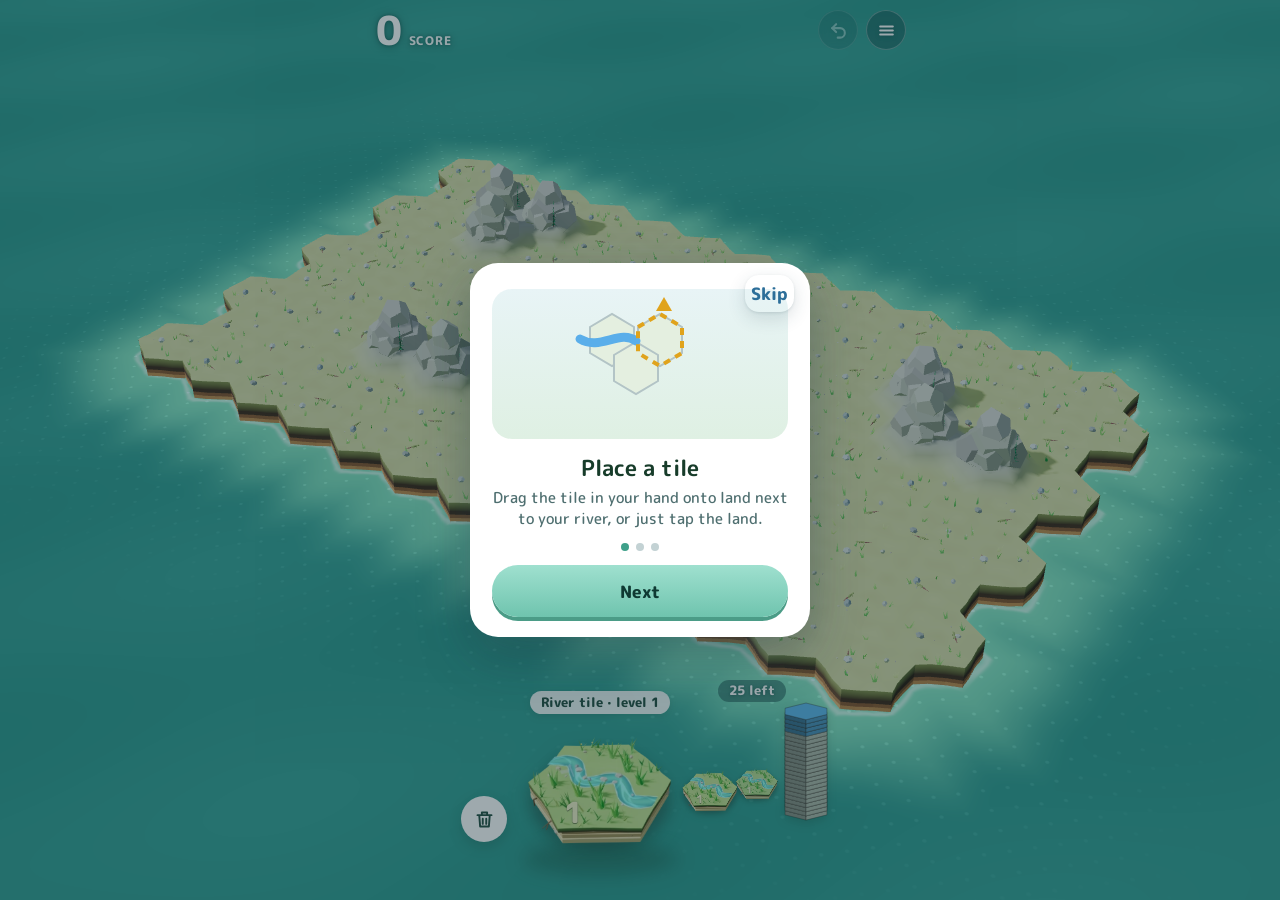
<file: index.html>
<!doctype html>
<html lang="en">
<head>
<meta charset="utf-8">
<meta name="viewport" content="width=device-width, initial-scale=1, viewport-fit=cover">
<title>Flowgrow</title>
<meta name="description" content="Flowgrow: grow an island from your river. Place tiles, combine the same level, and let the river reach more land.">
<meta name="robots" content="noindex">
<meta name="theme-color" content="#cfe3ea">
<meta property="og:type" content="website">
<meta property="og:site_name" content="Flowgrow">
<meta property="og:title" content="Flowgrow">
<meta property="og:description" content="Flowgrow: grow an island from your river. Place tiles, combine the same level, and let the river reach more land.">
<meta property="og:url" content="https://danrossli.github.io/flowgrow/">
<meta property="og:image" content="https://danrossli.github.io/flowgrow/share.png">
<meta property="og:image:width" content="1200">
<meta property="og:image:height" content="630">
<meta name="twitter:card" content="summary_large_image">
<meta name="twitter:image" content="https://danrossli.github.io/flowgrow/share.png">
<link rel="icon" type="image/png" sizes="192x192" href="icon-192.png">
<link rel="canonical" href="https://danrossli.github.io/flowgrow/play/">
<noscript><meta http-equiv="refresh" content="0; url=play/"></noscript>
<style>body{margin:0;min-height:100vh;display:grid;place-items:center;background:#cfe3ea;color:#24434a;font:600 16px system-ui,sans-serif}a{color:#2c6e99}</style>
</head>
<body>
<!-- The bare address is a front door (LOU-316). The game is at play/; the test build (the rules, no graphics) is at test/. A link that carries rules or a seed (?treeShare=0, ?seed=7 ...) is a test link, so it goes to
     test/; every other link goes to play/. The query string and the hash are kept, so an old link still works. A run saved on this device is under the same keys on both addresses (the play page's), so it is not lost. -->
<p><a href="play/">Flowgrow</a></p>
<script>
(function () {
  var q = location.search, keys = q.replace(/^\?/, "").split("&").map(function (p) { return p.split("=")[0] }).filter(Boolean);
  var play = { look: 1, example: 1, dev: 1, q: 1, time: 1 }, test = keys.some(function (k) { return !play[k] });
  location.replace((test ? "test/" : "play/") + q + location.hash);
})();
</script>
</body>
</html>
</file>
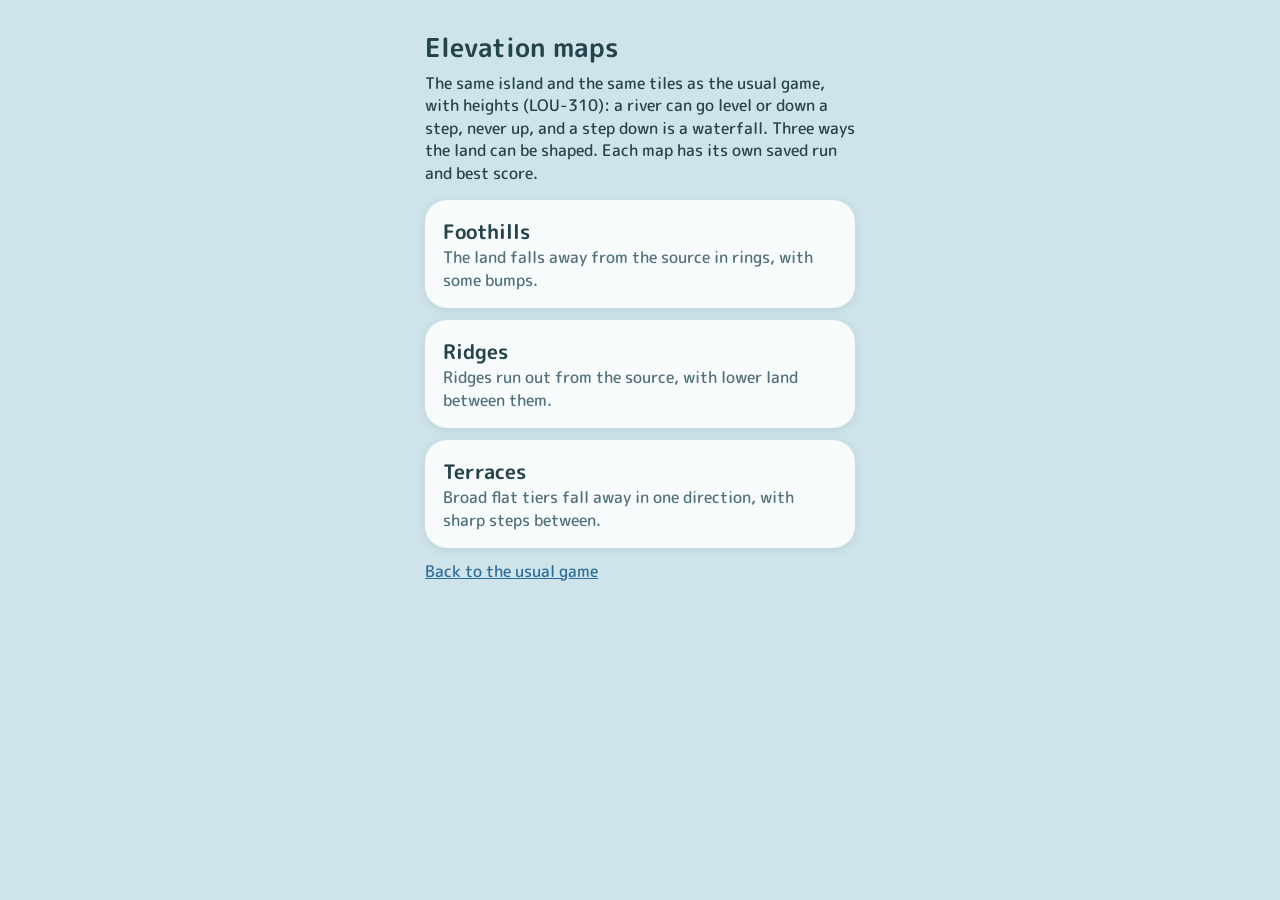
<file: elevation/index.html>
<!doctype html>
<html lang="en">
<head>
<meta charset="utf-8">
<meta name="viewport" content="width=device-width, initial-scale=1, viewport-fit=cover">
<title>Flowgrow · Elevation maps</title>
<meta name="robots" content="noindex">
<meta name="theme-color" content="#cfe3ea">
<link rel="stylesheet" href="../fonts/fonts.css">
<style>
body{margin:0;background:#cfe3ea;font-family:'M PLUS Rounded 1c',Nunito,sans-serif;color:#24434a}
main{max-width:430px;margin:0 auto;padding:28px 18px 40px}
h1{font-size:26px;margin:0 0 4px}
p{margin:6px 0 16px;line-height:1.4}
a.card{display:block;background:rgba(255,255,255,.85);border-radius:22px;padding:16px 18px;margin:0 0 12px;text-decoration:none;color:inherit;box-shadow:0 2px 10px rgba(40,80,90,.12)}
a.card b{display:block;font-size:20px}
a.card span{color:#52707a}
a.back{color:#2c6e99}
</style>
</head>
<body><main>
<h1>Elevation maps</h1>
<p>The same island and the same tiles as the usual game, with heights (LOU-310): a river can go level or down a step, never up, and a step down is a waterfall. Three ways the land can be shaped. Each map has its own saved run and best score.</p>
<a class="card" href="foothills/"><b>Foothills</b><span>The land falls away from the source in rings, with some bumps.</span></a>
<a class="card" href="ridges/"><b>Ridges</b><span>Ridges run out from the source, with lower land between them.</span></a>
<a class="card" href="terraces/"><b>Terraces</b><span>Broad flat tiers fall away in one direction, with sharp steps between.</span></a>
<p><a class="back" href="../">Back to the usual game</a></p>
</main></body>
</html>
</file>
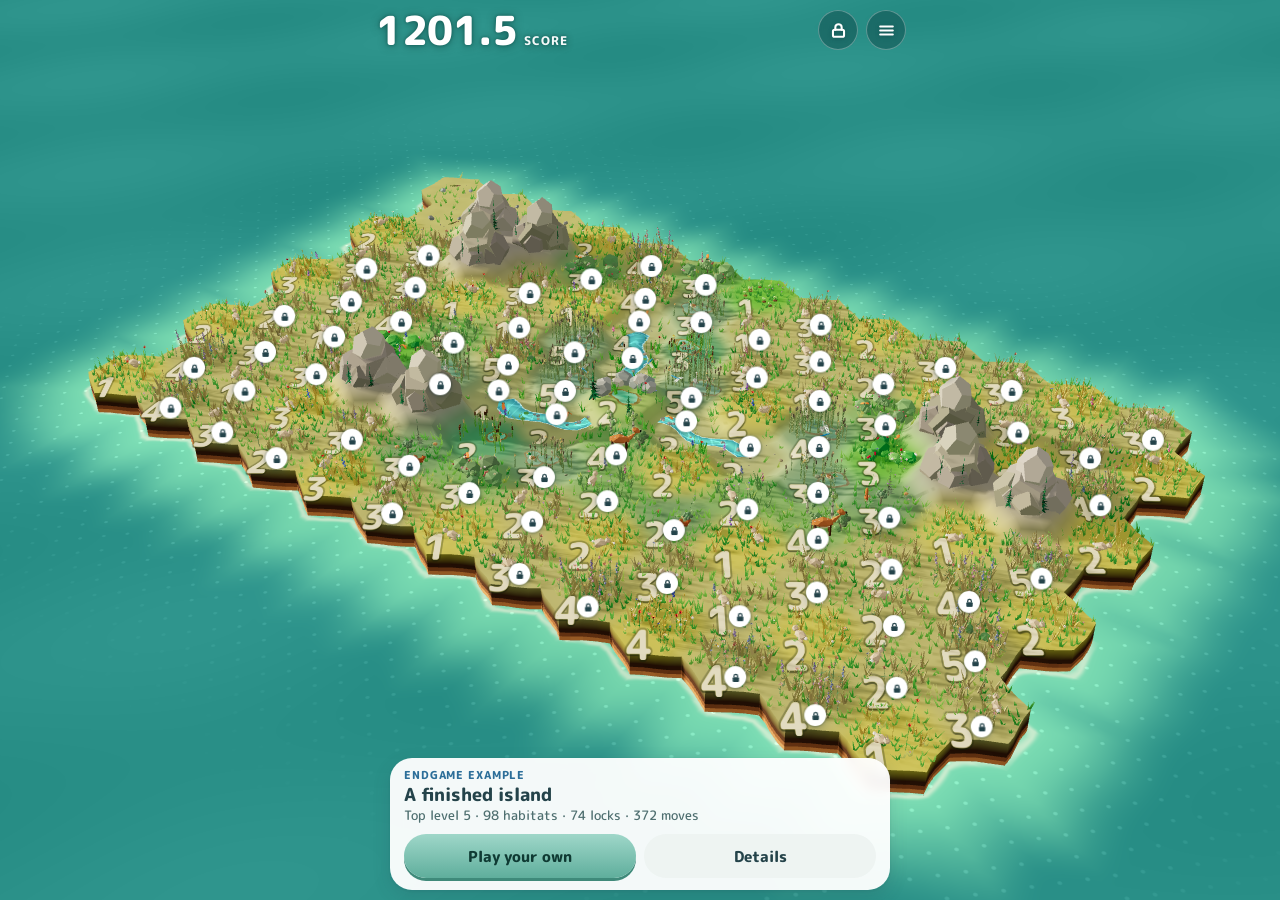
<file: endgame/index.html>
<!doctype html>
<html lang="en">
<head>
<meta charset="utf-8">
<meta name="viewport" content="width=device-width, initial-scale=1, viewport-fit=cover">
<title>Flowgrow · Endgame</title>
<meta name="description" content="A finished Flowgrow island: what a very good run looks like, found by real play of the game's own rules.">
<meta name="robots" content="noindex">
<meta name="apple-mobile-web-app-capable" content="yes">
<meta name="mobile-web-app-capable" content="yes">
<meta name="apple-mobile-web-app-title" content="Flowgrow">
<meta name="apple-mobile-web-app-status-bar-style" content="default">
<meta name="theme-color" content="#cfe3ea">
<meta property="og:type" content="website">
<meta property="og:site_name" content="Flowgrow">
<meta property="og:title" content="Flowgrow">
<meta property="og:description" content="Flowgrow: grow an island from your river. Place tiles, combine the same level, and let the river reach more land.">
<meta property="og:url" content="https://danrossli.github.io/flowgrow/">
<meta property="og:image" content="https://danrossli.github.io/flowgrow/share.png">
<meta property="og:image:width" content="1200">
<meta property="og:image:height" content="630">
<meta property="og:image:alt" content="A small island with a river, groves of trees, prairie and marsh, at golden hour.">
<meta name="twitter:card" content="summary_large_image">
<meta name="twitter:title" content="Flowgrow">
<meta name="twitter:description" content="Flowgrow: grow an island from your river. Place tiles, combine the same level, and let the river reach more land.">
<meta name="twitter:image" content="https://danrossli.github.io/flowgrow/share.png">
<link rel="manifest" href="../manifest.webmanifest">
<link rel="apple-touch-icon" href="../apple-touch-icon.png">
<link rel="icon" type="image/png" sizes="192x192" href="../icon-192.png">
<link rel="stylesheet" href="../fonts/fonts.css">
<link rel="stylesheet" href="../play.css">
<link rel="stylesheet" href="../flowgrow.css">
<style>
/* the play page only (LOU-316): the first-run screens, the dev line, the small version in the menu */
.fgintro{position:fixed;inset:0;z-index:50;display:grid;place-items:center;background:rgba(24,52,60,.42);padding:16px}.fgintro[hidden]{display:none}
.fgintro-card{position:relative;width:min(340px,100%);box-sizing:border-box;background:#fff;border-radius:28px;padding:26px 22px 20px;text-align:center;box-shadow:0 18px 50px rgba(20,50,60,.35);font-family:'M PLUS Rounded 1c',Nunito,system-ui,sans-serif}
.fgintro-card h2{margin:16px 0 6px;font-size:22px;line-height:1.2;color:#173c2a}.fgintro-card p{margin:0 0 14px;font-size:15px;line-height:1.4;color:#4f6f70}
.fgintro-art{height:150px;display:grid;place-items:center;background:linear-gradient(#e8f4f6,#dff0e3);border-radius:20px}
.fgintro-dots{display:flex;gap:7px;justify-content:center;margin:0 0 14px}.fgintro-dots i{width:8px;height:8px;border-radius:50%;background:#c3d2d4}.fgintro-dots i.on{background:#3fa08a}
.fgintro-go{width:100%;height:52px;border:0;border-radius:26px;background:linear-gradient(#9fe0cf,#6fc4ae);color:#0f3a33;font:800 18px/1 inherit;box-shadow:0 4px 0 #4b9c87;cursor:pointer}
.fgintro-skip{position:absolute;top:12px;right:16px;border:0;background:none;color:#2c6e99;font:700 14px/1 inherit;cursor:pointer;padding:6px}
#devLine{position:fixed;left:0;right:0;bottom:0;z-index:5;padding:0 10px calc(1px + env(safe-area-inset-bottom));font:600 11px/14px system-ui,sans-serif;color:#7a4300;background:#fff1c6;text-align:center;white-space:nowrap;overflow:hidden;text-overflow:ellipsis;pointer-events:none}
.mver{display:block;margin-top:2px;color:#8aa0a3;font:600 11px/1.2 system-ui,sans-serif}
</style>
</head>
<body>
<!-- THE ENDGAME PAGE (LOU-319): a finished, very good island to look at without playing. It is written by tools/flowgrow-endgame.mjs from play/index.html (so it never drifts from the play page's markup) and shows the static run in
     endgame/run.js, which the page replays through the game's own rules. It opens on the whole island in the 3D look (?look=simple is the same island with no graphics, ?look=painted the painted one). The pile, Undo and the lock
     card are in the markup only because the page's script expects them; the endgame styles hide them. It keeps its own saved keys and never touches the play page's run. -->
<div class="app fg endgame" id="app">
  <div class="board" id="board">
    <canvas id="cv" aria-label="The island"></canvas>
    <!-- LOU-317: no panels. The score, Undo and Menu are one slim line over the island; the pile floats over its bottom (the dock, below); Lock has no button (press and hold a tile) -->
    <div class="overlay top" id="top">
      <div class="fgscore"><b id="hScore">0</b><span>Score</span></div>
      <i class="fgsp"></i>
      <button type="button" id="undoBtn" class="fgg" aria-label="Undo"><svg viewBox="0 0 24 24" aria-hidden="true"><path d="M9 14L4 9l5-5"/><path d="M4 9h10a6 6 0 010 12h-3"/></svg></button>
      <button type="button" id="lockTog" class="fgg" aria-label="Hide the locks" aria-pressed="false"><svg viewBox="0 0 24 24" aria-hidden="true"><rect x="5" y="11" width="14" height="9" rx="2"/><path d="M8 11V8a4 4 0 0 1 8 0v3"/></svg></button>
      <button type="button" id="menuBtn" class="fgg" aria-label="Menu"><svg viewBox="0 0 24 24" aria-hidden="true"><path d="M4 7h16M4 12h16M4 17h16"/></svg></button>
    </div>
    <div class="overlay bottom" id="bottom">
      <div class="pickq" id="pickq" role="alertdialog" aria-label="Choose an upgrade" hidden><b>Choose an upgrade</b><div class="pickrow"><button type="button" id="pick0"></button><button type="button" id="pick1"></button></div></div>
      <div class="stuck seaq" id="lockq" role="alertdialog" aria-label="Lock this tile?" hidden><span><b id="lockT"></b><small id="lockS"></small></span><div><button type="button" id="lockYes">Lock</button><button type="button" id="lockNo">Cancel</button></div></div>
      <div class="stuck seaq" id="endq" role="status" hidden><span><b>The pile is empty</b><small>Lock a tile for more copies, or end the run.</small></span><div><button type="button" id="endYes">End run</button></div></div>
      <div class="msg fade" id="msg" role="status"></div>
    </div>
    <div class="fgdock" id="actions" role="group" aria-label="Your pile">
      <!-- the pile: the tile in hand (drag it onto the island, or tap land), the next two, and a stack with one slab for every tile left. Discard sits beside the tile in hand. -->
      <div class="fgshadow" id="dkShadow" aria-hidden="true"></div>
      <div class="fgslot" id="dkSlot" aria-hidden="true">in hand</div>
      <div class="fgq" id="queue"></div>
      <div class="fgname" id="hName"></div>
      <div class="fggrab" id="grab" aria-hidden="true"></div>
      <div class="fgleft" id="leftChip"><span id="leftT" role="status"></span><span id="lockChip" hidden></span></div>
      <div class="fgstack" id="stack" role="img" aria-label="The pile" hidden></div>
      <button type="button" id="discardBtn" class="fgdiscard" aria-label="Discard this tile"><svg viewBox="0 0 24 24" aria-hidden="true"><path d="M4 7h16M9 7V4h6v3M6 7l1 13h10l1-13M10 11v6M14 11v6"/></svg></button>
    </div>
    <div class="egcard" id="egCard" role="region" aria-label="About this island">
      <span><i class="egtag">Endgame example</i><b id="egT"></b><small id="egS"></small></span>
      <div class="egrow"><button type="button" class="egplay" id="egPlay" onclick="location.href='../play/'">Play your own</button><button type="button" id="egMore">Details</button></div>
    </div>
    <div class="fgcarry" id="carry" hidden aria-hidden="true"><div class="fgcshadow"></div><div class="fgctile" id="carryTile"></div><div class="fgctag" id="carryTag"></div></div>
    <div class="fghold" id="holdRing" hidden aria-hidden="true"><svg viewBox="0 0 44 44"><circle cx="22" cy="22" r="19"/></svg></div>
    <div class="lvdone" id="win" style="--t0:0s" hidden>
      <div class="dsheet" role="dialog" aria-labelledby="winTitle">
        <i class="mgrip" aria-hidden="true"></i>
        <div class="dname">Flowgrow · Endgame example</div>
        <h2 id="winTitle">A finished island</h2>
        <div class="dscore" id="wScore"></div>
        <ul id="wGoals"></ul>
        <p class="egmade" id="egMade"></p>
        <button type="button" class="dnext" id="again"><b>Play your own island</b></button>
        <div class="dtoast" id="dToast" role="status" hidden></div>
        <div class="dlinks"><button type="button" id="copyLog">Copy run log</button><button type="button" id="egBack">Back to the island</button></div>
      </div>
    </div>
  </div>
  <div class="fgintro" id="intro" role="dialog" aria-label="How to play" hidden><div class="fgintro-card"><button type="button" class="fgintro-skip" id="introSkip">Skip</button><div class="fgintro-art" id="introArt" aria-hidden="true"></div><h2 id="introT"></h2><p id="introP"></p><div class="fgintro-dots" id="introDots" aria-hidden="true"></div><button type="button" class="fgintro-go" id="introGo">Next</button></div></div>
  <div id="devLine" role="status" hidden></div>
  <div class="mwrap" id="menu" hidden><div class="msheet" role="dialog" aria-label="Menu">
    <i class="mgrip" aria-hidden="true"></i>
    <div class="mhead"><b>Flowgrow · Endgame</b><span id="mSeed"></span></div>
    <small class="mver" id="mVer" aria-label="Version"></small>
    <p class="fghow">A finished island: the result of a very good run, made by real play of the game's own rules. Drag to look around and pinch to zoom. Tap a tile to see what it is. A padlock is a locked tile.</p>
    <p class="fghow" id="howAddr" hidden></p>
    <p class="fghow" id="howElev" hidden></p>
    <p class="fghow" id="howTrees" hidden></p>
    <p class="fghow" id="howRiver" hidden></p>
    <p class="fghow" id="howBiome" hidden></p>
    <p class="fghow" id="howUpgrade" hidden></p>
    <p class="fghow" id="howBare" hidden></p>
    <p class="fghow" id="howLock" hidden>There is no limit on locks. Press and hold a tile on the island (or right-click it) to lock it: its neighbours, at its level or below, are copied to the back of your pile, and a locked tile can't grow any more.</p>
    <div class="fgbank" id="bank" hidden><span>Back of the pile</span><div id="bankList"></div></div>
    <div class="fgladder" id="ladder" aria-label="The levels"></div>
    <button type="button" class="mrow" data-m="time" id="timeRow" hidden><i class="mico"><svg viewBox="0 0 24 24" aria-hidden="true"><circle cx="12" cy="12" r="4"/><path d="M12 3v2M12 19v2M3 12h2M19 12h2M5.600 5.600l1.400 1.400M17 17l1.400 1.400M5.600 18.400L7 17M17 7l1.400-1.400"/></svg></i><span>Time of day<small id="timeNote"></small></span></button>
    <button type="button" class="mrow" data-m="zoom"><i class="mico"><svg viewBox="0 0 24 24" aria-hidden="true"><path d="M4 9V4h5M20 9V4h-5M4 15v5h5M20 15v5h-5"/></svg></i><span>Whole island<small>Zoom out, or back in</small></span></button>
    <button type="button" class="mrow" data-m="log"><i class="mico"><svg viewBox="0 0 24 24" aria-hidden="true"><path d="M7 4h10v16H7z"/><path d="M10 9h4M10 13h4"/></svg></i><span>Copy run log<small>One line per move</small></span></button>
    <button type="button" class="mrow" data-m="look"><i class="mico"><svg viewBox="0 0 24 24" aria-hidden="true"><circle cx="12" cy="12" r="3"/><path d="M2 12s4-7 10-7 10 7 10 7-4 7-10 7S2 12 2 12z"/></svg></i><span>Look<small id="lookNote">3D</small></span></button>
    <button type="button" class="mrow" data-m="runcopy"><i class="mico"><svg viewBox="0 0 24 24" aria-hidden="true"><path d="M8 4h9v14H8z"/><path d="M5 8v12h9"/></svg></i><span>Copy run<small>Seed and moves, as text</small></span></button>
    <button type="button" class="mrow" data-m="totest"><i class="mico"><svg viewBox="0 0 24 24" aria-hidden="true"><path d="M10 3h4M11 3v6l-5 9a2 2 0 0 0 2 3h8a2 2 0 0 0 2-3l-5-9V3"/></svg></i><span>Open in the test build<small>The same island, no graphics</small></span></button>
    <button type="button" class="mrow" data-m="toplay"><i class="mico"><svg viewBox="0 0 24 24" aria-hidden="true"><path d="M8 5l11 7-11 7z"/></svg></i><span>Play your own island<small>A new run in the game</small></span></button>
    <div class="mconf" id="mConf" hidden><span>Start a new run? This run is lost.</span><button type="button" class="mgo" data-m="newYes">New run</button><button type="button" data-m="newNo">Cancel</button></div>
  </div></div>
</div>
<script>window.FLOWGROW_PAGE = "endgame";</script>
<script src="../flowgrow.config.js"></script>
<script src="run.js"></script>
<script src="../flowgrow.js"></script>
</body>
</html>
</file>
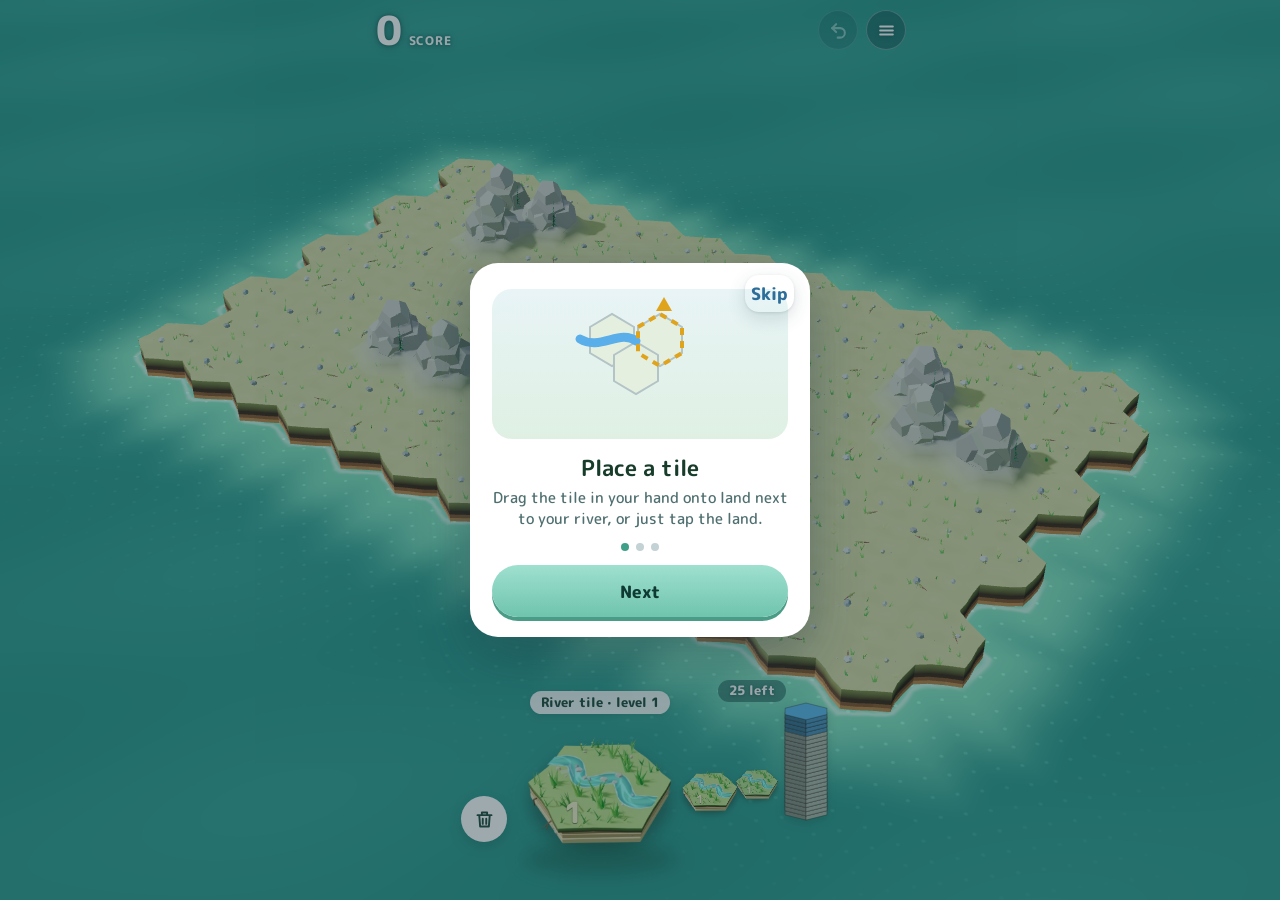
<file: play/index.html>
<!doctype html>
<html lang="en">
<head>
<meta charset="utf-8">
<meta name="viewport" content="width=device-width, initial-scale=1, viewport-fit=cover">
<title>Flowgrow</title>
<meta name="description" content="Flowgrow: grow an island from your river. Place tiles, combine the same level, and let the river reach more land.">
<meta name="robots" content="noindex">
<meta name="apple-mobile-web-app-capable" content="yes">
<meta name="mobile-web-app-capable" content="yes">
<meta name="apple-mobile-web-app-title" content="Flowgrow">
<meta name="apple-mobile-web-app-status-bar-style" content="default">
<meta name="theme-color" content="#cfe3ea">
<meta property="og:type" content="website">
<meta property="og:site_name" content="Flowgrow">
<meta property="og:title" content="Flowgrow">
<meta property="og:description" content="Flowgrow: grow an island from your river. Place tiles, combine the same level, and let the river reach more land.">
<meta property="og:url" content="https://danrossli.github.io/flowgrow/">
<meta property="og:image" content="https://danrossli.github.io/flowgrow/share.png">
<meta property="og:image:width" content="1200">
<meta property="og:image:height" content="630">
<meta property="og:image:alt" content="A small island with a river, groves of trees, prairie and marsh, at golden hour.">
<meta name="twitter:card" content="summary_large_image">
<meta name="twitter:title" content="Flowgrow">
<meta name="twitter:description" content="Flowgrow: grow an island from your river. Place tiles, combine the same level, and let the river reach more land.">
<meta name="twitter:image" content="https://danrossli.github.io/flowgrow/share.png">
<link rel="manifest" href="../manifest.webmanifest">
<link rel="apple-touch-icon" href="../apple-touch-icon.png">
<link rel="icon" type="image/png" sizes="192x192" href="../icon-192.png">
<link rel="stylesheet" href="../fonts/fonts.css">
<link rel="stylesheet" href="../play.css">
<link rel="stylesheet" href="../flowgrow.css">
<style>
/* the play page only (LOU-316): the first-run screens, the dev line, the small version in the menu */
.fgintro{position:fixed;inset:0;z-index:50;display:grid;place-items:center;background:rgba(24,52,60,.42);padding:16px}.fgintro[hidden]{display:none}
.fgintro-card{position:relative;width:min(340px,100%);box-sizing:border-box;background:#fff;border-radius:28px;padding:26px 22px 20px;text-align:center;box-shadow:0 18px 50px rgba(20,50,60,.35);font-family:'M PLUS Rounded 1c',Nunito,system-ui,sans-serif}
.fgintro-card h2{margin:16px 0 6px;font-size:22px;line-height:1.2;color:#173c2a}.fgintro-card p{margin:0 0 14px;font-size:15px;line-height:1.4;color:#4f6f70}
.fgintro-art{height:150px;display:grid;place-items:center;background:linear-gradient(#e8f4f6,#dff0e3);border-radius:20px}
.fgintro-dots{display:flex;gap:7px;justify-content:center;margin:0 0 14px}.fgintro-dots i{width:8px;height:8px;border-radius:50%;background:#c3d2d4}.fgintro-dots i.on{background:#3fa08a}
.fgintro-go{width:100%;height:52px;border:0;border-radius:26px;background:linear-gradient(#9fe0cf,#6fc4ae);color:#0f3a33;font:800 18px/1 inherit;box-shadow:0 4px 0 #4b9c87;cursor:pointer}
.fgintro-skip{position:absolute;top:12px;right:16px;border:0;background:none;color:#2c6e99;font:700 14px/1 inherit;cursor:pointer;padding:6px}
#devLine{position:fixed;left:0;right:0;bottom:0;z-index:5;padding:0 10px calc(1px + env(safe-area-inset-bottom));font:600 11px/14px system-ui,sans-serif;color:#7a4300;background:#fff1c6;text-align:center;white-space:nowrap;overflow:hidden;text-overflow:ellipsis;pointer-events:none}
.mver{display:block;margin-top:2px;color:#8aa0a3;font:600 11px/1.2 system-ui,sans-serif}
</style>
</head>
<body>
<!-- THE PLAY PAGE (LOU-316): the public Flowgrow, with the graphics. It is canon: what a player sees here is the game. The 3D look by default (the painted look, then the plain one, if the device can't keep up), one game with
     no look switch and no rules or seed in the address. ?dev=1 is a developer's door (?look=, ?seed=, a dev line, its own saved run). The test build (../test/) is the same rules with no graphics.
     Flowgrow (LOU-298, LOU-299): an ecology and nature building game on a hex grid. It began inside Flow Tile and has had its own repo and
     site since Nov 20, 2026. Its own files are flowgrow.js, flowgrow.css and flowgrow.config.js; play.css is a copy of Flow Tile's stylesheet. -->
<div class="app fg" id="app">
  <div class="board" id="board">
    <canvas id="cv" aria-label="The island"></canvas>
    <!-- LOU-317: no panels. The score, Undo and Menu are one slim line over the island; the pile floats over its bottom (the dock, below); Lock has no button (press and hold a tile) -->
    <div class="overlay top" id="top">
      <div class="fgscore"><b id="hScore">0</b><span>Score</span></div>
      <i class="fgsp"></i>
      <button type="button" id="undoBtn" class="fgg" aria-label="Undo"><svg viewBox="0 0 24 24" aria-hidden="true"><path d="M9 14L4 9l5-5"/><path d="M4 9h10a6 6 0 010 12h-3"/></svg></button>
      <button type="button" id="menuBtn" class="fgg" aria-label="Menu"><svg viewBox="0 0 24 24" aria-hidden="true"><path d="M4 7h16M4 12h16M4 17h16"/></svg></button>
    </div>
    <div class="overlay bottom" id="bottom">
      <div class="pickq" id="pickq" role="alertdialog" aria-label="Choose an upgrade" hidden><b>Choose an upgrade</b><div class="pickrow"><button type="button" id="pick0"></button><button type="button" id="pick1"></button></div></div>
      <div class="stuck seaq" id="lockq" role="alertdialog" aria-label="Lock this tile?" hidden><span><b id="lockT"></b><small id="lockS"></small></span><div><button type="button" id="lockYes">Lock</button><button type="button" id="lockNo">Cancel</button></div></div>
      <div class="stuck seaq" id="endq" role="status" hidden><span><b>The pile is empty</b><small>Lock a tile for more copies, or end the run.</small></span><div><button type="button" id="endYes">End run</button></div></div>
      <div class="msg fade" id="msg" role="status"></div>
    </div>
    <div class="fgdock" id="actions" role="group" aria-label="Your pile">
      <!-- the pile: the tile in hand (drag it onto the island, or tap land), the next two, and a stack with one slab for every tile left. Discard sits beside the tile in hand. -->
      <div class="fgshadow" id="dkShadow" aria-hidden="true"></div>
      <div class="fgslot" id="dkSlot" aria-hidden="true">in hand</div>
      <div class="fgq" id="queue"></div>
      <div class="fgname" id="hName"></div>
      <div class="fggrab" id="grab" aria-hidden="true"></div>
      <div class="fgleft" id="leftChip"><span id="leftT" role="status"></span><span id="lockChip" hidden></span></div>
      <div class="fgstack" id="stack" role="img" aria-label="The pile" hidden></div>
      <button type="button" id="discardBtn" class="fgdiscard" aria-label="Discard this tile"><svg viewBox="0 0 24 24" aria-hidden="true"><path d="M4 7h16M9 7V4h6v3M6 7l1 13h10l1-13M10 11v6M14 11v6"/></svg></button>
    </div>
    <div class="fgcarry" id="carry" hidden aria-hidden="true"><div class="fgcshadow"></div><div class="fgctile" id="carryTile"></div><div class="fgctag" id="carryTag"></div></div>
    <div class="fghold" id="holdRing" hidden aria-hidden="true"><svg viewBox="0 0 44 44"><circle cx="22" cy="22" r="19"/></svg></div>
    <div class="lvdone" id="win" style="--t0:0s" hidden>
      <div class="dsheet" role="dialog" aria-labelledby="winTitle">
        <i class="mgrip" aria-hidden="true"></i>
        <div class="dname">Flowgrow</div>
        <h2 id="winTitle">Every tile is placed</h2>
        <div class="dscore" id="wScore"></div>
        <ul id="wGoals"></ul>
        <button type="button" class="dnext" id="again"><b>Play again</b></button>
        <div class="dtoast" id="dToast" role="status" hidden></div>
        <div class="dlinks"><button type="button" id="copyLog">Copy run log</button></div>
      </div>
    </div>
  </div>
  <div class="fgintro" id="intro" role="dialog" aria-label="How to play" hidden><div class="fgintro-card"><button type="button" class="fgintro-skip" id="introSkip">Skip</button><div class="fgintro-art" id="introArt" aria-hidden="true"></div><h2 id="introT"></h2><p id="introP"></p><div class="fgintro-dots" id="introDots" aria-hidden="true"></div><button type="button" class="fgintro-go" id="introGo">Next</button></div></div>
  <div id="devLine" role="status" hidden></div>
  <div class="mwrap" id="menu" hidden><div class="msheet" role="dialog" aria-label="Menu">
    <i class="mgrip" aria-hidden="true"></i>
    <div class="mhead"><b>Flowgrow</b><span id="mSeed"></span></div>
    <small class="mver" id="mVer" aria-label="Version"></small>
    <p class="fghow">Place tiles near your river. Two tiles of the same level make the next level. River tiles reach more land.</p>
    <p class="fghow" id="howAddr" hidden></p>
    <p class="fghow" id="howElev" hidden></p>
    <p class="fghow" id="howTrees" hidden></p>
    <p class="fghow" id="howRiver" hidden></p>
    <p class="fghow" id="howBiome" hidden></p>
    <p class="fghow" id="howUpgrade" hidden></p>
    <p class="fghow" id="howBare" hidden></p>
    <p class="fghow" id="howLock">There is no limit on locks. Press and hold a tile on the island (or right-click it) to lock it: its neighbours, at its level or below, are copied to the back of your pile, and a locked tile can't grow any more.</p>
    <div class="fgbank" id="bank" hidden><span>Back of the pile</span><div id="bankList"></div></div>
    <div class="fgladder" id="ladder" aria-label="The levels"></div>
    <button type="button" class="mrow" data-m="time" id="timeRow" hidden><i class="mico"><svg viewBox="0 0 24 24" aria-hidden="true"><circle cx="12" cy="12" r="4"/><path d="M12 3v2M12 19v2M3 12h2M19 12h2M5.600 5.600l1.400 1.400M17 17l1.400 1.400M5.600 18.400L7 17M17 7l1.400-1.400"/></svg></i><span>Time of day<small id="timeNote"></small></span></button>
    <button type="button" class="mrow" data-m="zoom"><i class="mico"><svg viewBox="0 0 24 24" aria-hidden="true"><path d="M4 9V4h5M20 9V4h-5M4 15v5h5M20 15v5h-5"/></svg></i><span>Whole island<small>Zoom out, or back in</small></span></button>
    <button type="button" class="mrow" data-m="log"><i class="mico"><svg viewBox="0 0 24 24" aria-hidden="true"><path d="M7 4h10v16H7z"/><path d="M10 9h4M10 13h4"/></svg></i><span>Copy run log<small>One line per move</small></span></button>
    <button type="button" class="mrow rust" data-m="new"><i class="mico"><svg viewBox="0 0 24 24" aria-hidden="true"><path d="M3 12a9 9 0 109-9 9.500 9.500 0 00-6.700 2.800L3 8"/><path d="M3 3v5h5"/></svg></i><span>New run<small>Asks you to confirm</small></span></button>
    <div class="mconf" id="mConf" hidden><span>Start a new run? This run is lost.</span><button type="button" class="mgo" data-m="newYes">New run</button><button type="button" data-m="newNo">Cancel</button></div>
  </div></div>
</div>
<script>window.FLOWGROW_PAGE = "play";</script>
<script src="../flowgrow.config.js"></script>
<script src="../flowgrow.js"></script>
</body>
</html>
</file>
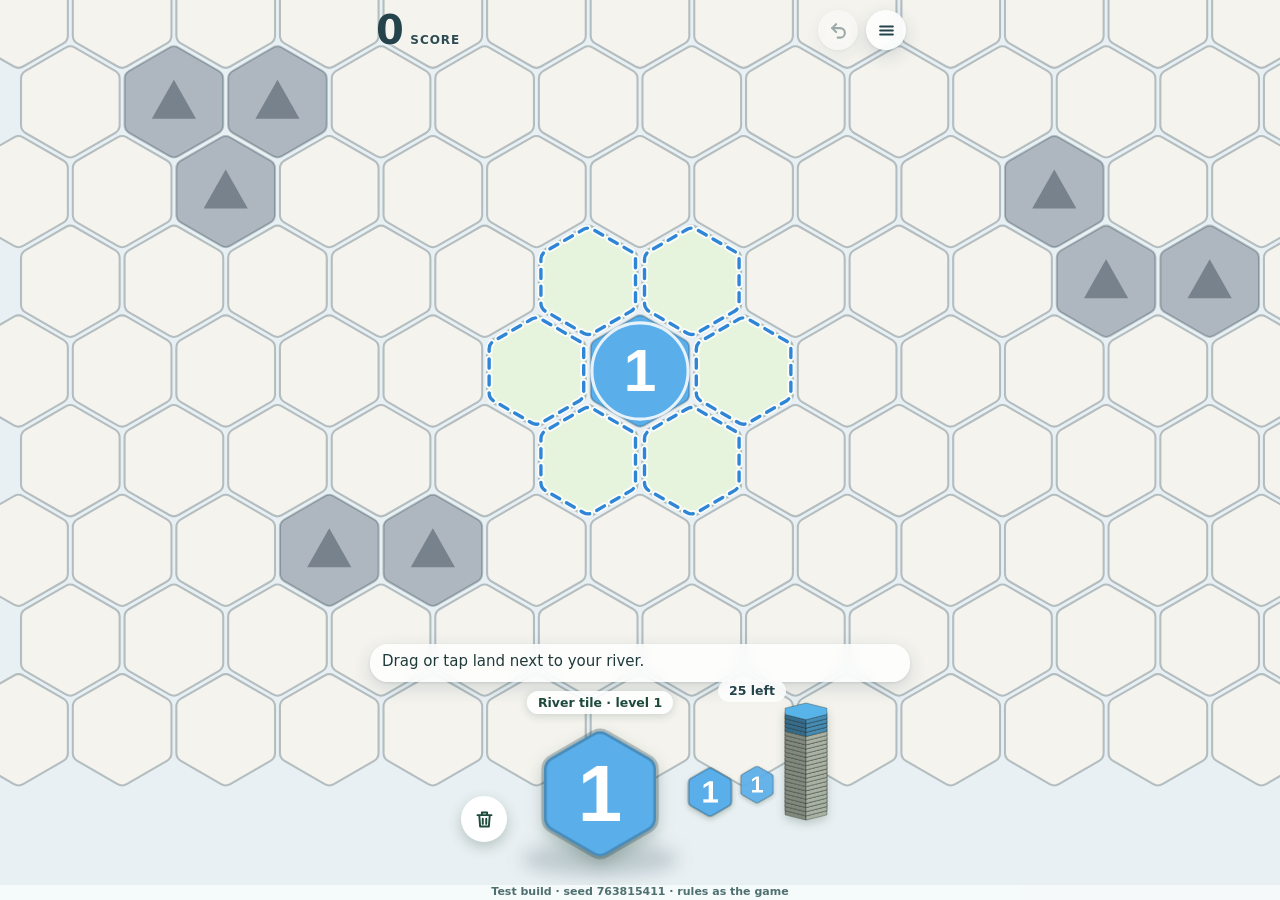
<file: test/index.html>
<!doctype html>
<html lang="en">
<head>
<meta charset="utf-8">
<meta name="viewport" content="width=device-width, initial-scale=1, viewport-fit=cover">
<title>Flowgrow · test build</title>
<meta name="description" content="Flowgrow test build: the plain look, no graphics, for testing the rules.">
<meta name="robots" content="noindex">
<meta name="apple-mobile-web-app-capable" content="yes">
<meta name="mobile-web-app-capable" content="yes">
<meta name="apple-mobile-web-app-title" content="Flowgrow test">
<meta name="apple-mobile-web-app-status-bar-style" content="default">
<meta name="theme-color" content="#cfe3ea">
<link rel="icon" href="data:,">
<link rel="stylesheet" href="../play.css">
<link rel="stylesheet" href="../flowgrow.css">
<style>
/* the test build only (LOU-315): the board as data, the rules line, the run box */
.fgdom{position:absolute;width:1px;height:1px;margin:-1px;padding:0;overflow:hidden;clip:rect(0 0 0 0);white-space:nowrap;border:0}
#testLine{position:fixed;left:0;right:0;bottom:0;z-index:5;padding:0 10px calc(1px + env(safe-area-inset-bottom));font:600 11px/14px system-ui,sans-serif;color:#4f6f70;background:rgba(246,250,250,.94);text-align:center;white-space:nowrap;overflow:hidden;text-overflow:ellipsis;pointer-events:none}
#testLine.changed{color:#7a4300;background:#fff1c6}
#runBox{display:grid;gap:8px;padding:10px 12px}#runBox[hidden]{display:none}#runBox textarea{width:100%;box-sizing:border-box;height:6em;font:12px/1.35 ui-monospace,Consolas,monospace;border:1.5px solid #b3c4c6;border-radius:10px;padding:6px 8px}#runBox small{color:#8a4b00;min-height:1.2em}
</style>
</head>
<body>
<!-- THE TEST BUILD (LOU-315): Flowgrow with no graphics, for testing the rules and trying ideas. It is the plain look only and never takes art: no image, font, three.js or sound. It shares the rules
     (flowgrow.js) and the config (flowgrow.config.js) with the play page and carries no rule of its own. Any config value can be changed in the address (?seed=, ?treeShare=0 ...) and the rules line at
     the bottom says which were. It keeps its own saved run. tools/test-page-smoke.mjs checks that no art request is ever made.
     Flowgrow (LOU-298, LOU-299): an ecology and nature building game on a hex grid. It began inside Flow Tile and has had its own repo and
     site since Nov 20, 2026. Its own files are flowgrow.js, flowgrow.css and flowgrow.config.js; play.css is a copy of Flow Tile's stylesheet. -->
<div class="app fg" id="app">
  <div class="board" id="board">
    <canvas id="cv" aria-label="The island"></canvas>
    <div class="fgdom" id="boardDom" role="list" aria-label="Board tiles"></div>
    <div class="fgdom" id="pileDom" role="list" aria-label="The pile"></div>
    <!-- LOU-317: no panels. The score, Undo and Menu are one slim line over the island; the pile floats over its bottom (the dock, below); Lock has no button (press and hold a tile) -->
    <div class="overlay top" id="top">
      <div class="fgscore"><b id="hScore">0</b><span>Score</span></div>
      <i class="fgsp"></i>
      <button type="button" id="undoBtn" class="fgg" aria-label="Undo"><svg viewBox="0 0 24 24" aria-hidden="true"><path d="M9 14L4 9l5-5"/><path d="M4 9h10a6 6 0 010 12h-3"/></svg></button>
      <button type="button" id="menuBtn" class="fgg" aria-label="Menu"><svg viewBox="0 0 24 24" aria-hidden="true"><path d="M4 7h16M4 12h16M4 17h16"/></svg></button>
    </div>
    <div class="overlay bottom" id="bottom">
      <div class="pickq" id="pickq" role="alertdialog" aria-label="Choose an upgrade" hidden><b>Choose an upgrade</b><div class="pickrow"><button type="button" id="pick0"></button><button type="button" id="pick1"></button></div></div>
      <div class="stuck seaq" id="lockq" role="alertdialog" aria-label="Lock this tile?" hidden><span><b id="lockT"></b><small id="lockS"></small></span><div><button type="button" id="lockYes">Lock</button><button type="button" id="lockNo">Cancel</button></div></div>
      <div class="stuck seaq" id="endq" role="status" hidden><span><b>The pile is empty</b><small>Lock a tile for more copies, or end the run.</small></span><div><button type="button" id="endYes">End run</button></div></div>
      <div class="msg fade" id="msg" role="status"></div>
    </div>
    <div class="fgdock" id="actions" role="group" aria-label="Your pile">
      <!-- the pile: the tile in hand (drag it onto the island, or tap land), the next two, and a stack with one slab for every tile left. Discard sits beside the tile in hand. -->
      <div class="fgshadow" id="dkShadow" aria-hidden="true"></div>
      <div class="fgslot" id="dkSlot" aria-hidden="true">in hand</div>
      <div class="fgq" id="queue"></div>
      <div class="fgname" id="hName"></div>
      <div class="fggrab" id="grab" aria-hidden="true"></div>
      <div class="fgleft" id="leftChip"><span id="leftT" role="status"></span><span id="lockChip" hidden></span></div>
      <div class="fgstack" id="stack" role="img" aria-label="The pile" hidden></div>
      <button type="button" id="discardBtn" class="fgdiscard" aria-label="Discard this tile"><svg viewBox="0 0 24 24" aria-hidden="true"><path d="M4 7h16M9 7V4h6v3M6 7l1 13h10l1-13M10 11v6M14 11v6"/></svg></button>
    </div>
    <div class="fgcarry" id="carry" hidden aria-hidden="true"><div class="fgcshadow"></div><div class="fgctile" id="carryTile"></div><div class="fgctag" id="carryTag"></div></div>
    <div class="fghold" id="holdRing" hidden aria-hidden="true"><svg viewBox="0 0 44 44"><circle cx="22" cy="22" r="19"/></svg></div>
    <div class="lvdone" id="win" style="--t0:0s" hidden>
      <div class="dsheet" role="dialog" aria-labelledby="winTitle">
        <i class="mgrip" aria-hidden="true"></i>
        <div class="dname">Flowgrow</div>
        <h2 id="winTitle">Every tile is placed</h2>
        <div class="dscore" id="wScore"></div>
        <ul id="wGoals"></ul>
        <button type="button" class="dnext" id="again"><b>Play again</b></button>
        <div class="dtoast" id="dToast" role="status" hidden></div>
        <div class="dlinks"><button type="button" id="copyLog">Copy run log</button></div>
      </div>
    </div>
  </div>
  <div id="testLine" role="status" aria-live="polite">Test build</div>
  <div class="mwrap" id="menu" hidden><div class="msheet" role="dialog" aria-label="Menu">
    <i class="mgrip" aria-hidden="true"></i>
    <div class="mhead"><b>Flowgrow</b><span id="mSeed"></span></div>
    <p class="fghow">Place tiles near your river. Two tiles of the same level make the next level. River tiles reach more land.</p>
    <p class="fghow" id="howAddr" hidden></p>
    <p class="fghow" id="howElev" hidden></p>
    <p class="fghow" id="howTrees" hidden></p>
    <p class="fghow" id="howRiver" hidden></p>
    <p class="fghow" id="howBiome" hidden></p>
    <p class="fghow" id="howUpgrade" hidden></p>
    <p class="fghow" id="howBare" hidden></p>
    <p class="fghow" id="howLock">There is no limit on locks. Press and hold a tile on the island (or right-click it) to lock it: its neighbours, at its level or below, are copied to the back of your pile, and a locked tile can't grow any more.</p>
    <div class="fgbank" id="bank" hidden><span>Back of the pile</span><div id="bankList"></div></div>
    <div class="fgladder" id="ladder" aria-label="The levels"></div>
    <button type="button" class="mrow" data-m="zoom"><i class="mico"><svg viewBox="0 0 24 24" aria-hidden="true"><path d="M4 9V4h5M20 9V4h-5M4 15v5h5M20 15v5h-5"/></svg></i><span>Whole island<small>Zoom out, or back in</small></span></button>
    <button type="button" class="mrow" data-m="runcopy"><i class="mico"><svg viewBox="0 0 24 24" aria-hidden="true"><path d="M8 4h9v14H8z"/><path d="M5 8v12h9"/></svg></i><span>Copy run<small>Rules, seed and moves, as text</small></span></button>
    <button type="button" class="mrow" data-m="runload"><i class="mico"><svg viewBox="0 0 24 24" aria-hidden="true"><path d="M12 4v11M7 10l5 5 5-5"/><path d="M5 20h14"/></svg></i><span>Load run<small>Replay a pasted run</small></span></button>
    <div class="mconf" id="runBox" hidden><textarea id="runText" spellcheck="false" placeholder="Paste a run here" aria-label="Run to load"></textarea><small id="runMsg" role="status"></small><div><button type="button" class="mgo" data-m="runGo">Load run</button><button type="button" data-m="runNo">Cancel</button></div></div>
    <button type="button" class="mrow" data-m="reload"><i class="mico"><svg viewBox="0 0 24 24" aria-hidden="true"><path d="M3 12a9 9 0 109-9 9.500 9.500 0 00-6.700 2.800L3 8"/><path d="M3 3v5h5"/></svg></i><span>Reload<small>Keeps the run</small></span></button>
    <button type="button" class="mrow" data-m="log"><i class="mico"><svg viewBox="0 0 24 24" aria-hidden="true"><path d="M7 4h10v16H7z"/><path d="M10 9h4M10 13h4"/></svg></i><span>Copy run log<small>One line per move</small></span></button>
    <button type="button" class="mrow rust" data-m="new"><i class="mico"><svg viewBox="0 0 24 24" aria-hidden="true"><path d="M3 12a9 9 0 109-9 9.500 9.500 0 00-6.700 2.800L3 8"/><path d="M3 3v5h5"/></svg></i><span>New run<small>Asks you to confirm</small></span></button>
    <div class="mconf" id="mConf" hidden><span>Start a new run? This run is lost.</span><button type="button" class="mgo" data-m="newYes">New run</button><button type="button" data-m="newNo">Cancel</button></div>
  </div></div>
</div>
<script>window.FLOWGROW_PAGE = "test"; window.FLOWGROW_SW = "test/sw.js";</script>
<script src="../flowgrow.config.js"></script>
<script src="../flowgrow.js"></script>
</body>
</html>
</file>
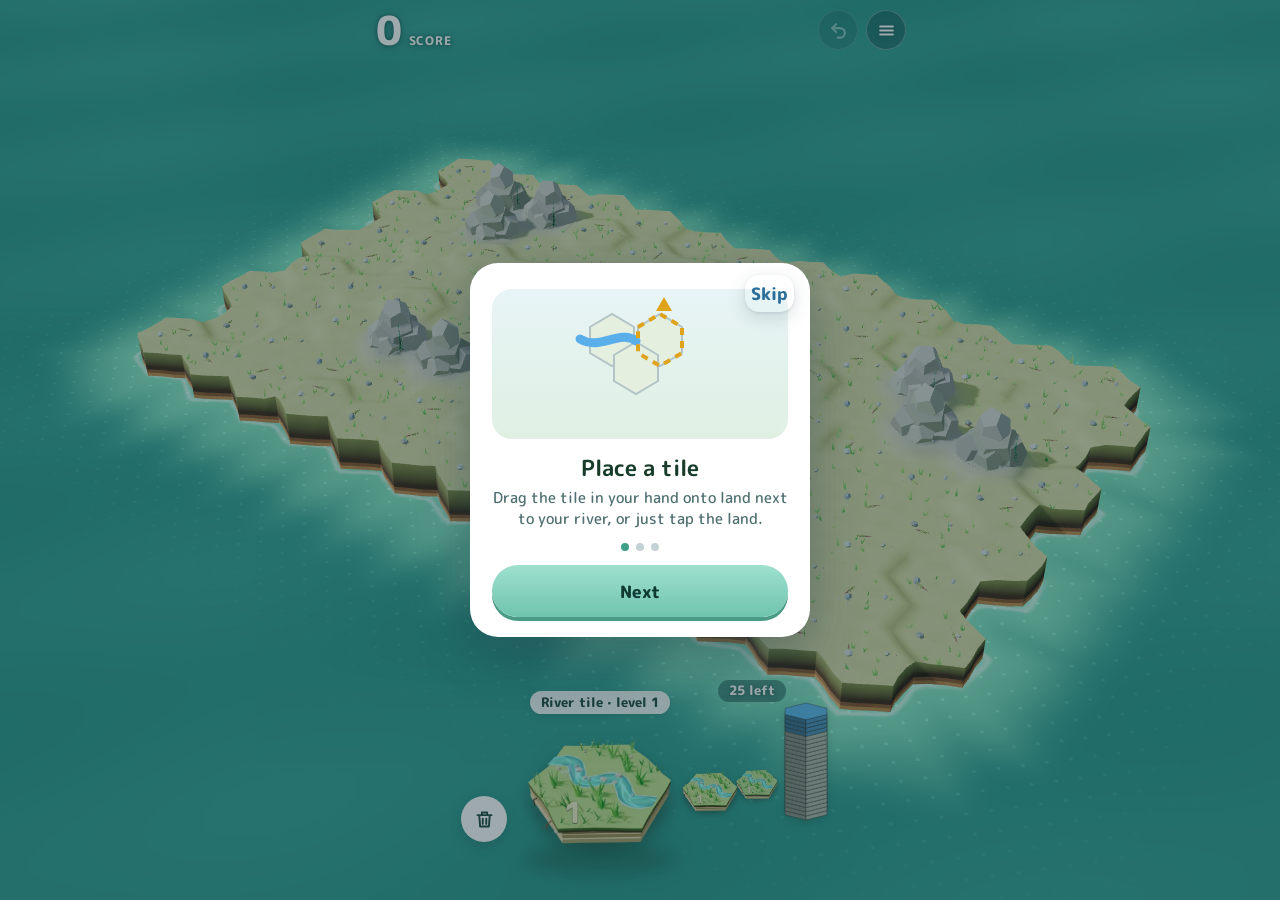
<file: elevation/foothills/index.html>
<!doctype html>
<html lang="en">
<head>
<meta charset="utf-8">
<meta name="viewport" content="width=device-width, initial-scale=1, viewport-fit=cover">
<title>Flowgrow · Foothills</title>
<meta name="description" content="Flowgrow: grow an island from your river. Place tiles, combine the same level, and let the river reach more land.">
<meta name="robots" content="noindex">
<meta name="apple-mobile-web-app-capable" content="yes">
<meta name="mobile-web-app-capable" content="yes">
<meta name="apple-mobile-web-app-title" content="Flowgrow">
<meta name="apple-mobile-web-app-status-bar-style" content="default">
<meta name="theme-color" content="#cfe3ea">
<meta property="og:type" content="website">
<meta property="og:site_name" content="Flowgrow">
<meta property="og:title" content="Flowgrow">
<meta property="og:description" content="Flowgrow: grow an island from your river. Place tiles, combine the same level, and let the river reach more land.">
<meta property="og:url" content="https://danrossli.github.io/flowgrow/">
<meta property="og:image" content="https://danrossli.github.io/flowgrow/share.png">
<meta property="og:image:width" content="1200">
<meta property="og:image:height" content="630">
<meta property="og:image:alt" content="A small island with a river, groves of trees, prairie and marsh, at golden hour.">
<meta name="twitter:card" content="summary_large_image">
<meta name="twitter:title" content="Flowgrow">
<meta name="twitter:description" content="Flowgrow: grow an island from your river. Place tiles, combine the same level, and let the river reach more land.">
<meta name="twitter:image" content="https://danrossli.github.io/flowgrow/share.png">
<link rel="manifest" href="../../manifest.webmanifest">
<link rel="apple-touch-icon" href="../../apple-touch-icon.png">
<link rel="icon" type="image/png" sizes="192x192" href="../../icon-192.png">
<link rel="stylesheet" href="../../fonts/fonts.css">
<link rel="stylesheet" href="../../play.css">
<link rel="stylesheet" href="../../flowgrow.css">
<style>
/* the play page only (LOU-316): the first-run screens, the dev line, the small version in the menu */
.fgintro{position:fixed;inset:0;z-index:50;display:grid;place-items:center;background:rgba(24,52,60,.42);padding:16px}.fgintro[hidden]{display:none}
.fgintro-card{position:relative;width:min(340px,100%);box-sizing:border-box;background:#fff;border-radius:28px;padding:26px 22px 20px;text-align:center;box-shadow:0 18px 50px rgba(20,50,60,.35);font-family:'M PLUS Rounded 1c',Nunito,system-ui,sans-serif}
.fgintro-card h2{margin:16px 0 6px;font-size:22px;line-height:1.2;color:#173c2a}.fgintro-card p{margin:0 0 14px;font-size:15px;line-height:1.4;color:#4f6f70}
.fgintro-art{height:150px;display:grid;place-items:center;background:linear-gradient(#e8f4f6,#dff0e3);border-radius:20px}
.fgintro-dots{display:flex;gap:7px;justify-content:center;margin:0 0 14px}.fgintro-dots i{width:8px;height:8px;border-radius:50%;background:#c3d2d4}.fgintro-dots i.on{background:#3fa08a}
.fgintro-go{width:100%;height:52px;border:0;border-radius:26px;background:linear-gradient(#9fe0cf,#6fc4ae);color:#0f3a33;font:800 18px/1 inherit;box-shadow:0 4px 0 #4b9c87;cursor:pointer}
.fgintro-skip{position:absolute;top:12px;right:16px;border:0;background:none;color:#2c6e99;font:700 14px/1 inherit;cursor:pointer;padding:6px}
#devLine{position:fixed;left:0;right:0;bottom:0;z-index:5;padding:0 10px calc(1px + env(safe-area-inset-bottom));font:600 11px/14px system-ui,sans-serif;color:#7a4300;background:#fff1c6;text-align:center;white-space:nowrap;overflow:hidden;text-overflow:ellipsis;pointer-events:none}
.mver{display:block;margin-top:2px;color:#8aa0a3;font:600 11px/1.2 system-ui,sans-serif}
</style>
</head>
<body>
<!-- THE PLAY PAGE (LOU-316): the public Flowgrow, with the graphics. It is canon: what a player sees here is the game. The 3D look by default (the painted look, then the plain one, if the device can't keep up), one game with
     no look switch and no rules or seed in the address. ?dev=1 is a developer's door (?look=, ?seed=, a dev line, its own saved run). The test build (../test/) is the same rules with no graphics.
     Flowgrow (LOU-298, LOU-299): an ecology and nature building game on a hex grid. It began inside Flow Tile and has had its own repo and
     site since Nov 20, 2026. Its own files are flowgrow.js, flowgrow.css and flowgrow.config.js; play.css is a copy of Flow Tile's stylesheet. -->
<div class="app fg" id="app">
  <div class="board" id="board">
    <canvas id="cv" aria-label="The island"></canvas>
    <!-- LOU-317: no panels. The score, Undo and Menu are one slim line over the island; the pile floats over its bottom (the dock, below); Lock has no button (press and hold a tile) -->
    <div class="overlay top" id="top">
      <div class="fgscore"><b id="hScore">0</b><span>Score</span></div>
      <i class="fgsp"></i>
      <button type="button" id="undoBtn" class="fgg" aria-label="Undo"><svg viewBox="0 0 24 24" aria-hidden="true"><path d="M9 14L4 9l5-5"/><path d="M4 9h10a6 6 0 010 12h-3"/></svg></button>
      <button type="button" id="menuBtn" class="fgg" aria-label="Menu"><svg viewBox="0 0 24 24" aria-hidden="true"><path d="M4 7h16M4 12h16M4 17h16"/></svg></button>
    </div>
    <div class="overlay bottom" id="bottom">
      <div class="pickq" id="pickq" role="alertdialog" aria-label="Choose an upgrade" hidden><b>Choose an upgrade</b><div class="pickrow"><button type="button" id="pick0"></button><button type="button" id="pick1"></button></div></div>
      <div class="stuck seaq" id="lockq" role="alertdialog" aria-label="Lock this tile?" hidden><span><b id="lockT"></b><small id="lockS"></small></span><div><button type="button" id="lockYes">Lock</button><button type="button" id="lockNo">Cancel</button></div></div>
      <div class="stuck seaq" id="endq" role="status" hidden><span><b>The pile is empty</b><small>Lock a tile for more copies, or end the run.</small></span><div><button type="button" id="endYes">End run</button></div></div>
      <div class="msg fade" id="msg" role="status"></div>
    </div>
    <div class="fgdock" id="actions" role="group" aria-label="Your pile">
      <!-- the pile: the tile in hand (drag it onto the island, or tap land), the next two, and a stack with one slab for every tile left. Discard sits beside the tile in hand. -->
      <div class="fgshadow" id="dkShadow" aria-hidden="true"></div>
      <div class="fgslot" id="dkSlot" aria-hidden="true">in hand</div>
      <div class="fgq" id="queue"></div>
      <div class="fgname" id="hName"></div>
      <div class="fggrab" id="grab" aria-hidden="true"></div>
      <div class="fgleft" id="leftChip"><span id="leftT" role="status"></span><span id="lockChip" hidden></span></div>
      <div class="fgstack" id="stack" role="img" aria-label="The pile" hidden></div>
      <button type="button" id="discardBtn" class="fgdiscard" aria-label="Discard this tile"><svg viewBox="0 0 24 24" aria-hidden="true"><path d="M4 7h16M9 7V4h6v3M6 7l1 13h10l1-13M10 11v6M14 11v6"/></svg></button>
    </div>
    <div class="fgcarry" id="carry" hidden aria-hidden="true"><div class="fgcshadow"></div><div class="fgctile" id="carryTile"></div><div class="fgctag" id="carryTag"></div></div>
    <div class="fghold" id="holdRing" hidden aria-hidden="true"><svg viewBox="0 0 44 44"><circle cx="22" cy="22" r="19"/></svg></div>
    <div class="lvdone" id="win" style="--t0:0s" hidden>
      <div class="dsheet" role="dialog" aria-labelledby="winTitle">
        <i class="mgrip" aria-hidden="true"></i>
        <div class="dname">Flowgrow</div>
        <h2 id="winTitle">Every tile is placed</h2>
        <div class="dscore" id="wScore"></div>
        <ul id="wGoals"></ul>
        <button type="button" class="dnext" id="again"><b>Play again</b></button>
        <div class="dtoast" id="dToast" role="status" hidden></div>
        <div class="dlinks"><button type="button" id="copyLog">Copy run log</button></div>
      </div>
    </div>
  </div>
  <div class="fgintro" id="intro" role="dialog" aria-label="How to play" hidden><div class="fgintro-card"><button type="button" class="fgintro-skip" id="introSkip">Skip</button><div class="fgintro-art" id="introArt" aria-hidden="true"></div><h2 id="introT"></h2><p id="introP"></p><div class="fgintro-dots" id="introDots" aria-hidden="true"></div><button type="button" class="fgintro-go" id="introGo">Next</button></div></div>
  <div id="devLine" role="status" hidden></div>
  <div class="mwrap" id="menu" hidden><div class="msheet" role="dialog" aria-label="Menu">
    <i class="mgrip" aria-hidden="true"></i>
    <div class="mhead"><b>Flowgrow</b><span id="mSeed"></span></div>
    <small class="mver" id="mVer" aria-label="Version"></small>
    <p class="fghow">Place tiles near your river. Two tiles of the same level make the next level. River tiles reach more land.</p>
    <p class="fghow" id="howAddr" hidden></p>
    <p class="fghow" id="howElev" hidden></p>
    <p class="fghow" id="howTrees" hidden></p>
    <p class="fghow" id="howRiver" hidden></p>
    <p class="fghow" id="howBiome" hidden></p>
    <p class="fghow" id="howUpgrade" hidden></p>
    <p class="fghow" id="howBare" hidden></p>
    <p class="fghow" id="howLock">There is no limit on locks. Press and hold a tile on the island (or right-click it) to lock it: its neighbours, at its level or below, are copied to the back of your pile, and a locked tile can't grow any more.</p>
    <div class="fgbank" id="bank" hidden><span>Back of the pile</span><div id="bankList"></div></div>
    <div class="fgladder" id="ladder" aria-label="The levels"></div>
    <button type="button" class="mrow" data-m="time" id="timeRow" hidden><i class="mico"><svg viewBox="0 0 24 24" aria-hidden="true"><circle cx="12" cy="12" r="4"/><path d="M12 3v2M12 19v2M3 12h2M19 12h2M5.600 5.600l1.400 1.400M17 17l1.400 1.400M5.600 18.400L7 17M17 7l1.400-1.400"/></svg></i><span>Time of day<small id="timeNote"></small></span></button>
    <button type="button" class="mrow" data-m="zoom"><i class="mico"><svg viewBox="0 0 24 24" aria-hidden="true"><path d="M4 9V4h5M20 9V4h-5M4 15v5h5M20 15v5h-5"/></svg></i><span>Whole island<small>Zoom out, or back in</small></span></button>
    <button type="button" class="mrow" data-m="log"><i class="mico"><svg viewBox="0 0 24 24" aria-hidden="true"><path d="M7 4h10v16H7z"/><path d="M10 9h4M10 13h4"/></svg></i><span>Copy run log<small>One line per move</small></span></button>
    <button type="button" class="mrow rust" data-m="new"><i class="mico"><svg viewBox="0 0 24 24" aria-hidden="true"><path d="M3 12a9 9 0 109-9 9.500 9.500 0 00-6.700 2.800L3 8"/><path d="M3 3v5h5"/></svg></i><span>New run<small>Asks you to confirm</small></span></button>
    <div class="mconf" id="mConf" hidden><span>Start a new run? This run is lost.</span><button type="button" class="mgo" data-m="newYes">New run</button><button type="button" data-m="newNo">Cancel</button></div>
  </div></div>
</div>
<script>window.FLOWGROW_PAGE = "play";</script>
<script src="../../flowgrow.config.js"></script>
<script>window.FLOWGROW_NAME = "Foothills"; Object.assign(window.FLOWGROW, {"elevation":true,"elevationShape":"foothills"});</script>
<script src="../../flowgrow.js"></script>
</body>
</html>
</file>
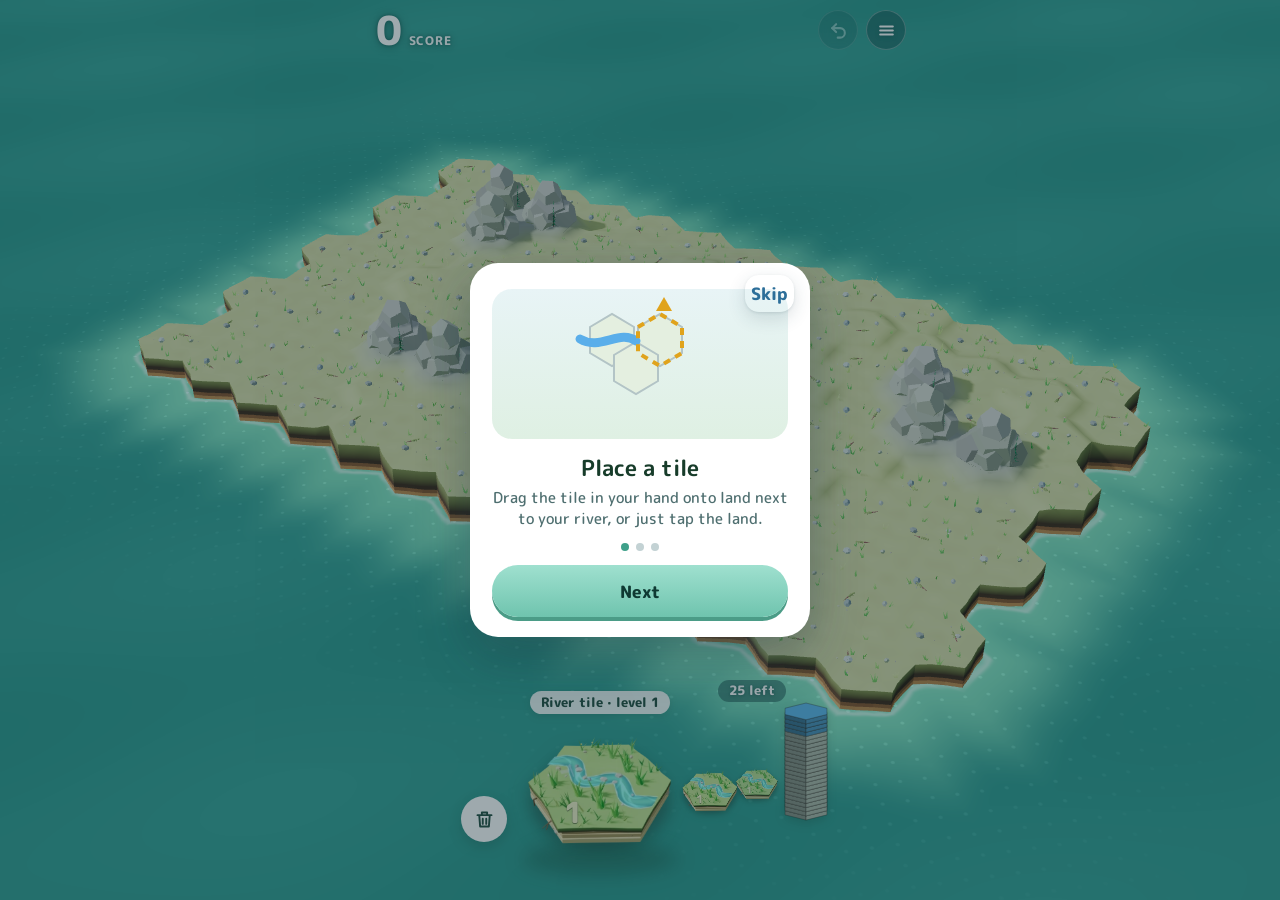
<file: elevation/ridges/index.html>
<!doctype html>
<html lang="en">
<head>
<meta charset="utf-8">
<meta name="viewport" content="width=device-width, initial-scale=1, viewport-fit=cover">
<title>Flowgrow · Ridges</title>
<meta name="description" content="Flowgrow: grow an island from your river. Place tiles, combine the same level, and let the river reach more land.">
<meta name="robots" content="noindex">
<meta name="apple-mobile-web-app-capable" content="yes">
<meta name="mobile-web-app-capable" content="yes">
<meta name="apple-mobile-web-app-title" content="Flowgrow">
<meta name="apple-mobile-web-app-status-bar-style" content="default">
<meta name="theme-color" content="#cfe3ea">
<meta property="og:type" content="website">
<meta property="og:site_name" content="Flowgrow">
<meta property="og:title" content="Flowgrow">
<meta property="og:description" content="Flowgrow: grow an island from your river. Place tiles, combine the same level, and let the river reach more land.">
<meta property="og:url" content="https://danrossli.github.io/flowgrow/">
<meta property="og:image" content="https://danrossli.github.io/flowgrow/share.png">
<meta property="og:image:width" content="1200">
<meta property="og:image:height" content="630">
<meta property="og:image:alt" content="A small island with a river, groves of trees, prairie and marsh, at golden hour.">
<meta name="twitter:card" content="summary_large_image">
<meta name="twitter:title" content="Flowgrow">
<meta name="twitter:description" content="Flowgrow: grow an island from your river. Place tiles, combine the same level, and let the river reach more land.">
<meta name="twitter:image" content="https://danrossli.github.io/flowgrow/share.png">
<link rel="manifest" href="../../manifest.webmanifest">
<link rel="apple-touch-icon" href="../../apple-touch-icon.png">
<link rel="icon" type="image/png" sizes="192x192" href="../../icon-192.png">
<link rel="stylesheet" href="../../fonts/fonts.css">
<link rel="stylesheet" href="../../play.css">
<link rel="stylesheet" href="../../flowgrow.css">
<style>
/* the play page only (LOU-316): the first-run screens, the dev line, the small version in the menu */
.fgintro{position:fixed;inset:0;z-index:50;display:grid;place-items:center;background:rgba(24,52,60,.42);padding:16px}.fgintro[hidden]{display:none}
.fgintro-card{position:relative;width:min(340px,100%);box-sizing:border-box;background:#fff;border-radius:28px;padding:26px 22px 20px;text-align:center;box-shadow:0 18px 50px rgba(20,50,60,.35);font-family:'M PLUS Rounded 1c',Nunito,system-ui,sans-serif}
.fgintro-card h2{margin:16px 0 6px;font-size:22px;line-height:1.2;color:#173c2a}.fgintro-card p{margin:0 0 14px;font-size:15px;line-height:1.4;color:#4f6f70}
.fgintro-art{height:150px;display:grid;place-items:center;background:linear-gradient(#e8f4f6,#dff0e3);border-radius:20px}
.fgintro-dots{display:flex;gap:7px;justify-content:center;margin:0 0 14px}.fgintro-dots i{width:8px;height:8px;border-radius:50%;background:#c3d2d4}.fgintro-dots i.on{background:#3fa08a}
.fgintro-go{width:100%;height:52px;border:0;border-radius:26px;background:linear-gradient(#9fe0cf,#6fc4ae);color:#0f3a33;font:800 18px/1 inherit;box-shadow:0 4px 0 #4b9c87;cursor:pointer}
.fgintro-skip{position:absolute;top:12px;right:16px;border:0;background:none;color:#2c6e99;font:700 14px/1 inherit;cursor:pointer;padding:6px}
#devLine{position:fixed;left:0;right:0;bottom:0;z-index:5;padding:0 10px calc(1px + env(safe-area-inset-bottom));font:600 11px/14px system-ui,sans-serif;color:#7a4300;background:#fff1c6;text-align:center;white-space:nowrap;overflow:hidden;text-overflow:ellipsis;pointer-events:none}
.mver{display:block;margin-top:2px;color:#8aa0a3;font:600 11px/1.2 system-ui,sans-serif}
</style>
</head>
<body>
<!-- THE PLAY PAGE (LOU-316): the public Flowgrow, with the graphics. It is canon: what a player sees here is the game. The 3D look by default (the painted look, then the plain one, if the device can't keep up), one game with
     no look switch and no rules or seed in the address. ?dev=1 is a developer's door (?look=, ?seed=, a dev line, its own saved run). The test build (../test/) is the same rules with no graphics.
     Flowgrow (LOU-298, LOU-299): an ecology and nature building game on a hex grid. It began inside Flow Tile and has had its own repo and
     site since Nov 20, 2026. Its own files are flowgrow.js, flowgrow.css and flowgrow.config.js; play.css is a copy of Flow Tile's stylesheet. -->
<div class="app fg" id="app">
  <div class="board" id="board">
    <canvas id="cv" aria-label="The island"></canvas>
    <!-- LOU-317: no panels. The score, Undo and Menu are one slim line over the island; the pile floats over its bottom (the dock, below); Lock has no button (press and hold a tile) -->
    <div class="overlay top" id="top">
      <div class="fgscore"><b id="hScore">0</b><span>Score</span></div>
      <i class="fgsp"></i>
      <button type="button" id="undoBtn" class="fgg" aria-label="Undo"><svg viewBox="0 0 24 24" aria-hidden="true"><path d="M9 14L4 9l5-5"/><path d="M4 9h10a6 6 0 010 12h-3"/></svg></button>
      <button type="button" id="menuBtn" class="fgg" aria-label="Menu"><svg viewBox="0 0 24 24" aria-hidden="true"><path d="M4 7h16M4 12h16M4 17h16"/></svg></button>
    </div>
    <div class="overlay bottom" id="bottom">
      <div class="pickq" id="pickq" role="alertdialog" aria-label="Choose an upgrade" hidden><b>Choose an upgrade</b><div class="pickrow"><button type="button" id="pick0"></button><button type="button" id="pick1"></button></div></div>
      <div class="stuck seaq" id="lockq" role="alertdialog" aria-label="Lock this tile?" hidden><span><b id="lockT"></b><small id="lockS"></small></span><div><button type="button" id="lockYes">Lock</button><button type="button" id="lockNo">Cancel</button></div></div>
      <div class="stuck seaq" id="endq" role="status" hidden><span><b>The pile is empty</b><small>Lock a tile for more copies, or end the run.</small></span><div><button type="button" id="endYes">End run</button></div></div>
      <div class="msg fade" id="msg" role="status"></div>
    </div>
    <div class="fgdock" id="actions" role="group" aria-label="Your pile">
      <!-- the pile: the tile in hand (drag it onto the island, or tap land), the next two, and a stack with one slab for every tile left. Discard sits beside the tile in hand. -->
      <div class="fgshadow" id="dkShadow" aria-hidden="true"></div>
      <div class="fgslot" id="dkSlot" aria-hidden="true">in hand</div>
      <div class="fgq" id="queue"></div>
      <div class="fgname" id="hName"></div>
      <div class="fggrab" id="grab" aria-hidden="true"></div>
      <div class="fgleft" id="leftChip"><span id="leftT" role="status"></span><span id="lockChip" hidden></span></div>
      <div class="fgstack" id="stack" role="img" aria-label="The pile" hidden></div>
      <button type="button" id="discardBtn" class="fgdiscard" aria-label="Discard this tile"><svg viewBox="0 0 24 24" aria-hidden="true"><path d="M4 7h16M9 7V4h6v3M6 7l1 13h10l1-13M10 11v6M14 11v6"/></svg></button>
    </div>
    <div class="fgcarry" id="carry" hidden aria-hidden="true"><div class="fgcshadow"></div><div class="fgctile" id="carryTile"></div><div class="fgctag" id="carryTag"></div></div>
    <div class="fghold" id="holdRing" hidden aria-hidden="true"><svg viewBox="0 0 44 44"><circle cx="22" cy="22" r="19"/></svg></div>
    <div class="lvdone" id="win" style="--t0:0s" hidden>
      <div class="dsheet" role="dialog" aria-labelledby="winTitle">
        <i class="mgrip" aria-hidden="true"></i>
        <div class="dname">Flowgrow</div>
        <h2 id="winTitle">Every tile is placed</h2>
        <div class="dscore" id="wScore"></div>
        <ul id="wGoals"></ul>
        <button type="button" class="dnext" id="again"><b>Play again</b></button>
        <div class="dtoast" id="dToast" role="status" hidden></div>
        <div class="dlinks"><button type="button" id="copyLog">Copy run log</button></div>
      </div>
    </div>
  </div>
  <div class="fgintro" id="intro" role="dialog" aria-label="How to play" hidden><div class="fgintro-card"><button type="button" class="fgintro-skip" id="introSkip">Skip</button><div class="fgintro-art" id="introArt" aria-hidden="true"></div><h2 id="introT"></h2><p id="introP"></p><div class="fgintro-dots" id="introDots" aria-hidden="true"></div><button type="button" class="fgintro-go" id="introGo">Next</button></div></div>
  <div id="devLine" role="status" hidden></div>
  <div class="mwrap" id="menu" hidden><div class="msheet" role="dialog" aria-label="Menu">
    <i class="mgrip" aria-hidden="true"></i>
    <div class="mhead"><b>Flowgrow</b><span id="mSeed"></span></div>
    <small class="mver" id="mVer" aria-label="Version"></small>
    <p class="fghow">Place tiles near your river. Two tiles of the same level make the next level. River tiles reach more land.</p>
    <p class="fghow" id="howAddr" hidden></p>
    <p class="fghow" id="howElev" hidden></p>
    <p class="fghow" id="howTrees" hidden></p>
    <p class="fghow" id="howRiver" hidden></p>
    <p class="fghow" id="howBiome" hidden></p>
    <p class="fghow" id="howUpgrade" hidden></p>
    <p class="fghow" id="howBare" hidden></p>
    <p class="fghow" id="howLock">There is no limit on locks. Press and hold a tile on the island (or right-click it) to lock it: its neighbours, at its level or below, are copied to the back of your pile, and a locked tile can't grow any more.</p>
    <div class="fgbank" id="bank" hidden><span>Back of the pile</span><div id="bankList"></div></div>
    <div class="fgladder" id="ladder" aria-label="The levels"></div>
    <button type="button" class="mrow" data-m="time" id="timeRow" hidden><i class="mico"><svg viewBox="0 0 24 24" aria-hidden="true"><circle cx="12" cy="12" r="4"/><path d="M12 3v2M12 19v2M3 12h2M19 12h2M5.600 5.600l1.400 1.400M17 17l1.400 1.400M5.600 18.400L7 17M17 7l1.400-1.400"/></svg></i><span>Time of day<small id="timeNote"></small></span></button>
    <button type="button" class="mrow" data-m="zoom"><i class="mico"><svg viewBox="0 0 24 24" aria-hidden="true"><path d="M4 9V4h5M20 9V4h-5M4 15v5h5M20 15v5h-5"/></svg></i><span>Whole island<small>Zoom out, or back in</small></span></button>
    <button type="button" class="mrow" data-m="log"><i class="mico"><svg viewBox="0 0 24 24" aria-hidden="true"><path d="M7 4h10v16H7z"/><path d="M10 9h4M10 13h4"/></svg></i><span>Copy run log<small>One line per move</small></span></button>
    <button type="button" class="mrow rust" data-m="new"><i class="mico"><svg viewBox="0 0 24 24" aria-hidden="true"><path d="M3 12a9 9 0 109-9 9.500 9.500 0 00-6.700 2.800L3 8"/><path d="M3 3v5h5"/></svg></i><span>New run<small>Asks you to confirm</small></span></button>
    <div class="mconf" id="mConf" hidden><span>Start a new run? This run is lost.</span><button type="button" class="mgo" data-m="newYes">New run</button><button type="button" data-m="newNo">Cancel</button></div>
  </div></div>
</div>
<script>window.FLOWGROW_PAGE = "play";</script>
<script src="../../flowgrow.config.js"></script>
<script>window.FLOWGROW_NAME = "Ridges"; Object.assign(window.FLOWGROW, {"elevation":true,"elevationShape":"ridges"});</script>
<script src="../../flowgrow.js"></script>
</body>
</html>
</file>
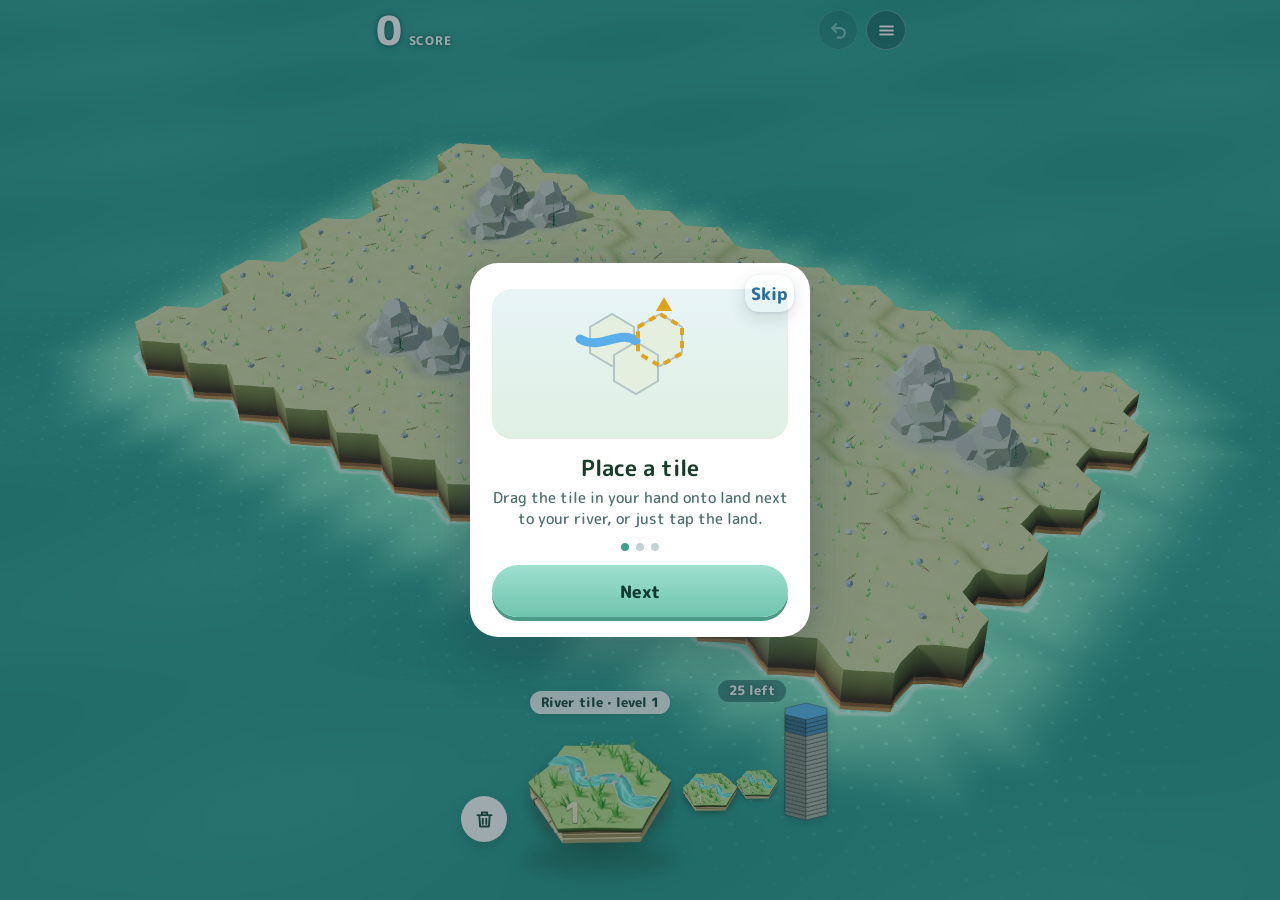
<file: elevation/terraces/index.html>
<!doctype html>
<html lang="en">
<head>
<meta charset="utf-8">
<meta name="viewport" content="width=device-width, initial-scale=1, viewport-fit=cover">
<title>Flowgrow · Terraces</title>
<meta name="description" content="Flowgrow: grow an island from your river. Place tiles, combine the same level, and let the river reach more land.">
<meta name="robots" content="noindex">
<meta name="apple-mobile-web-app-capable" content="yes">
<meta name="mobile-web-app-capable" content="yes">
<meta name="apple-mobile-web-app-title" content="Flowgrow">
<meta name="apple-mobile-web-app-status-bar-style" content="default">
<meta name="theme-color" content="#cfe3ea">
<meta property="og:type" content="website">
<meta property="og:site_name" content="Flowgrow">
<meta property="og:title" content="Flowgrow">
<meta property="og:description" content="Flowgrow: grow an island from your river. Place tiles, combine the same level, and let the river reach more land.">
<meta property="og:url" content="https://danrossli.github.io/flowgrow/">
<meta property="og:image" content="https://danrossli.github.io/flowgrow/share.png">
<meta property="og:image:width" content="1200">
<meta property="og:image:height" content="630">
<meta property="og:image:alt" content="A small island with a river, groves of trees, prairie and marsh, at golden hour.">
<meta name="twitter:card" content="summary_large_image">
<meta name="twitter:title" content="Flowgrow">
<meta name="twitter:description" content="Flowgrow: grow an island from your river. Place tiles, combine the same level, and let the river reach more land.">
<meta name="twitter:image" content="https://danrossli.github.io/flowgrow/share.png">
<link rel="manifest" href="../../manifest.webmanifest">
<link rel="apple-touch-icon" href="../../apple-touch-icon.png">
<link rel="icon" type="image/png" sizes="192x192" href="../../icon-192.png">
<link rel="stylesheet" href="../../fonts/fonts.css">
<link rel="stylesheet" href="../../play.css">
<link rel="stylesheet" href="../../flowgrow.css">
<style>
/* the play page only (LOU-316): the first-run screens, the dev line, the small version in the menu */
.fgintro{position:fixed;inset:0;z-index:50;display:grid;place-items:center;background:rgba(24,52,60,.42);padding:16px}.fgintro[hidden]{display:none}
.fgintro-card{position:relative;width:min(340px,100%);box-sizing:border-box;background:#fff;border-radius:28px;padding:26px 22px 20px;text-align:center;box-shadow:0 18px 50px rgba(20,50,60,.35);font-family:'M PLUS Rounded 1c',Nunito,system-ui,sans-serif}
.fgintro-card h2{margin:16px 0 6px;font-size:22px;line-height:1.2;color:#173c2a}.fgintro-card p{margin:0 0 14px;font-size:15px;line-height:1.4;color:#4f6f70}
.fgintro-art{height:150px;display:grid;place-items:center;background:linear-gradient(#e8f4f6,#dff0e3);border-radius:20px}
.fgintro-dots{display:flex;gap:7px;justify-content:center;margin:0 0 14px}.fgintro-dots i{width:8px;height:8px;border-radius:50%;background:#c3d2d4}.fgintro-dots i.on{background:#3fa08a}
.fgintro-go{width:100%;height:52px;border:0;border-radius:26px;background:linear-gradient(#9fe0cf,#6fc4ae);color:#0f3a33;font:800 18px/1 inherit;box-shadow:0 4px 0 #4b9c87;cursor:pointer}
.fgintro-skip{position:absolute;top:12px;right:16px;border:0;background:none;color:#2c6e99;font:700 14px/1 inherit;cursor:pointer;padding:6px}
#devLine{position:fixed;left:0;right:0;bottom:0;z-index:5;padding:0 10px calc(1px + env(safe-area-inset-bottom));font:600 11px/14px system-ui,sans-serif;color:#7a4300;background:#fff1c6;text-align:center;white-space:nowrap;overflow:hidden;text-overflow:ellipsis;pointer-events:none}
.mver{display:block;margin-top:2px;color:#8aa0a3;font:600 11px/1.2 system-ui,sans-serif}
</style>
</head>
<body>
<!-- THE PLAY PAGE (LOU-316): the public Flowgrow, with the graphics. It is canon: what a player sees here is the game. The 3D look by default (the painted look, then the plain one, if the device can't keep up), one game with
     no look switch and no rules or seed in the address. ?dev=1 is a developer's door (?look=, ?seed=, a dev line, its own saved run). The test build (../test/) is the same rules with no graphics.
     Flowgrow (LOU-298, LOU-299): an ecology and nature building game on a hex grid. It began inside Flow Tile and has had its own repo and
     site since Nov 20, 2026. Its own files are flowgrow.js, flowgrow.css and flowgrow.config.js; play.css is a copy of Flow Tile's stylesheet. -->
<div class="app fg" id="app">
  <div class="board" id="board">
    <canvas id="cv" aria-label="The island"></canvas>
    <!-- LOU-317: no panels. The score, Undo and Menu are one slim line over the island; the pile floats over its bottom (the dock, below); Lock has no button (press and hold a tile) -->
    <div class="overlay top" id="top">
      <div class="fgscore"><b id="hScore">0</b><span>Score</span></div>
      <i class="fgsp"></i>
      <button type="button" id="undoBtn" class="fgg" aria-label="Undo"><svg viewBox="0 0 24 24" aria-hidden="true"><path d="M9 14L4 9l5-5"/><path d="M4 9h10a6 6 0 010 12h-3"/></svg></button>
      <button type="button" id="menuBtn" class="fgg" aria-label="Menu"><svg viewBox="0 0 24 24" aria-hidden="true"><path d="M4 7h16M4 12h16M4 17h16"/></svg></button>
    </div>
    <div class="overlay bottom" id="bottom">
      <div class="pickq" id="pickq" role="alertdialog" aria-label="Choose an upgrade" hidden><b>Choose an upgrade</b><div class="pickrow"><button type="button" id="pick0"></button><button type="button" id="pick1"></button></div></div>
      <div class="stuck seaq" id="lockq" role="alertdialog" aria-label="Lock this tile?" hidden><span><b id="lockT"></b><small id="lockS"></small></span><div><button type="button" id="lockYes">Lock</button><button type="button" id="lockNo">Cancel</button></div></div>
      <div class="stuck seaq" id="endq" role="status" hidden><span><b>The pile is empty</b><small>Lock a tile for more copies, or end the run.</small></span><div><button type="button" id="endYes">End run</button></div></div>
      <div class="msg fade" id="msg" role="status"></div>
    </div>
    <div class="fgdock" id="actions" role="group" aria-label="Your pile">
      <!-- the pile: the tile in hand (drag it onto the island, or tap land), the next two, and a stack with one slab for every tile left. Discard sits beside the tile in hand. -->
      <div class="fgshadow" id="dkShadow" aria-hidden="true"></div>
      <div class="fgslot" id="dkSlot" aria-hidden="true">in hand</div>
      <div class="fgq" id="queue"></div>
      <div class="fgname" id="hName"></div>
      <div class="fggrab" id="grab" aria-hidden="true"></div>
      <div class="fgleft" id="leftChip"><span id="leftT" role="status"></span><span id="lockChip" hidden></span></div>
      <div class="fgstack" id="stack" role="img" aria-label="The pile" hidden></div>
      <button type="button" id="discardBtn" class="fgdiscard" aria-label="Discard this tile"><svg viewBox="0 0 24 24" aria-hidden="true"><path d="M4 7h16M9 7V4h6v3M6 7l1 13h10l1-13M10 11v6M14 11v6"/></svg></button>
    </div>
    <div class="fgcarry" id="carry" hidden aria-hidden="true"><div class="fgcshadow"></div><div class="fgctile" id="carryTile"></div><div class="fgctag" id="carryTag"></div></div>
    <div class="fghold" id="holdRing" hidden aria-hidden="true"><svg viewBox="0 0 44 44"><circle cx="22" cy="22" r="19"/></svg></div>
    <div class="lvdone" id="win" style="--t0:0s" hidden>
      <div class="dsheet" role="dialog" aria-labelledby="winTitle">
        <i class="mgrip" aria-hidden="true"></i>
        <div class="dname">Flowgrow</div>
        <h2 id="winTitle">Every tile is placed</h2>
        <div class="dscore" id="wScore"></div>
        <ul id="wGoals"></ul>
        <button type="button" class="dnext" id="again"><b>Play again</b></button>
        <div class="dtoast" id="dToast" role="status" hidden></div>
        <div class="dlinks"><button type="button" id="copyLog">Copy run log</button></div>
      </div>
    </div>
  </div>
  <div class="fgintro" id="intro" role="dialog" aria-label="How to play" hidden><div class="fgintro-card"><button type="button" class="fgintro-skip" id="introSkip">Skip</button><div class="fgintro-art" id="introArt" aria-hidden="true"></div><h2 id="introT"></h2><p id="introP"></p><div class="fgintro-dots" id="introDots" aria-hidden="true"></div><button type="button" class="fgintro-go" id="introGo">Next</button></div></div>
  <div id="devLine" role="status" hidden></div>
  <div class="mwrap" id="menu" hidden><div class="msheet" role="dialog" aria-label="Menu">
    <i class="mgrip" aria-hidden="true"></i>
    <div class="mhead"><b>Flowgrow</b><span id="mSeed"></span></div>
    <small class="mver" id="mVer" aria-label="Version"></small>
    <p class="fghow">Place tiles near your river. Two tiles of the same level make the next level. River tiles reach more land.</p>
    <p class="fghow" id="howAddr" hidden></p>
    <p class="fghow" id="howElev" hidden></p>
    <p class="fghow" id="howTrees" hidden></p>
    <p class="fghow" id="howRiver" hidden></p>
    <p class="fghow" id="howBiome" hidden></p>
    <p class="fghow" id="howUpgrade" hidden></p>
    <p class="fghow" id="howBare" hidden></p>
    <p class="fghow" id="howLock">There is no limit on locks. Press and hold a tile on the island (or right-click it) to lock it: its neighbours, at its level or below, are copied to the back of your pile, and a locked tile can't grow any more.</p>
    <div class="fgbank" id="bank" hidden><span>Back of the pile</span><div id="bankList"></div></div>
    <div class="fgladder" id="ladder" aria-label="The levels"></div>
    <button type="button" class="mrow" data-m="time" id="timeRow" hidden><i class="mico"><svg viewBox="0 0 24 24" aria-hidden="true"><circle cx="12" cy="12" r="4"/><path d="M12 3v2M12 19v2M3 12h2M19 12h2M5.600 5.600l1.400 1.400M17 17l1.400 1.400M5.600 18.400L7 17M17 7l1.400-1.400"/></svg></i><span>Time of day<small id="timeNote"></small></span></button>
    <button type="button" class="mrow" data-m="zoom"><i class="mico"><svg viewBox="0 0 24 24" aria-hidden="true"><path d="M4 9V4h5M20 9V4h-5M4 15v5h5M20 15v5h-5"/></svg></i><span>Whole island<small>Zoom out, or back in</small></span></button>
    <button type="button" class="mrow" data-m="log"><i class="mico"><svg viewBox="0 0 24 24" aria-hidden="true"><path d="M7 4h10v16H7z"/><path d="M10 9h4M10 13h4"/></svg></i><span>Copy run log<small>One line per move</small></span></button>
    <button type="button" class="mrow rust" data-m="new"><i class="mico"><svg viewBox="0 0 24 24" aria-hidden="true"><path d="M3 12a9 9 0 109-9 9.500 9.500 0 00-6.700 2.800L3 8"/><path d="M3 3v5h5"/></svg></i><span>New run<small>Asks you to confirm</small></span></button>
    <div class="mconf" id="mConf" hidden><span>Start a new run? This run is lost.</span><button type="button" class="mgo" data-m="newYes">New run</button><button type="button" data-m="newNo">Cancel</button></div>
  </div></div>
</div>
<script>window.FLOWGROW_PAGE = "play";</script>
<script src="../../flowgrow.config.js"></script>
<script>window.FLOWGROW_NAME = "Terraces"; Object.assign(window.FLOWGROW, {"elevation":true,"elevationShape":"terraces"});</script>
<script src="../../flowgrow.js"></script>
</body>
</html>
</file>
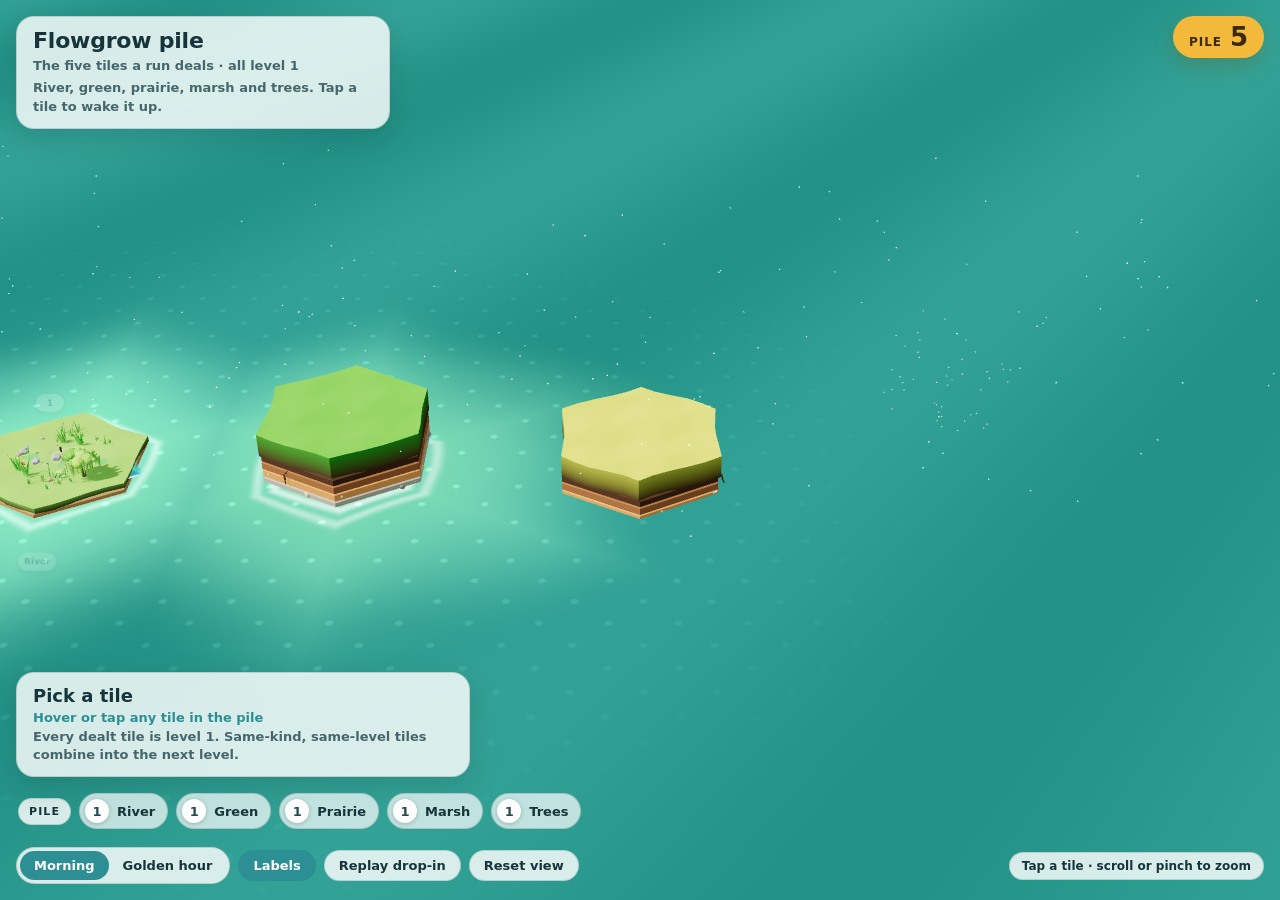
<file: tools/pile-tiles.html>
<!doctype html>
<!-- Flowgrow Pile Tiles: the bake source for tools/bake-pile-sprites.mjs (LOU-312, LOU-313). A developer page: not part of the game, and nothing in the game loads it.
     It is the "Flowgrow Pile Tiles" reference page (the five level 1 tiles of the pile in a row: river, green, prairie, marsh and trees, drawn in three.js r128), copied with its outside
     requests removed: three.js comes from ../vendor/three.r128.min.js and the one typeface from ../fonts/fonts.css (the game's own M PLUS Rounded 1c), so nothing loads from another site.
     Opened as it is, it plays as the reference does (orbit, tap a tile, light, replay the drop-in).
     Opened as tools/pile-tiles.html?bake=1 (add &size=2048 for the picture size, &numeral=1 for the level number, 0 for none) it is the bake page: a transparent canvas and nothing else (no HUD,
     labels, sea, sky, clouds, fireflies, mist, outline or particles), no drop-in and no camera motion. window.__bake.shot(i, t) aims the one fixed close-up camera (azimuth 0.5, polar 0.9, distance 5.6,
     field of view 30) at tile i and draws it at animation time t seconds; the animals are the only things that move, and they are a pure function of t, so the same t always gives the same picture.
     With a numeral, the level number lies pressed into the ground at the front of every tile, in a patch cleared of plants, stones and animals; the random numbers are not touched, so the rest of the art is the same.
     (&numx, &numz, &numshadow and &numspread try the numeral out: where it lies, and its shadow's opacity and spread; see tools/bake-pile-sprites.mjs.) -->
<html lang="en"><head><meta charset="utf-8"><title>Flowgrow Pile Tiles</title><link rel="stylesheet" href="../fonts/fonts.css"><meta name=viewport content="width=device-width,initial-scale=1,viewport-fit=cover"><style>:root{color-scheme:light;box-sizing:border-box;padding-top:env(safe-area-inset-top,0px);padding-bottom:env(safe-area-inset-bottom,0px)}html{scroll-padding-top:env(safe-area-inset-top,0px)}body{margin:0;padding:0;font:14px -apple-system,BlinkMacSystemFont,sans-serif;background:#fff;color:#000}img{max-width:100%}[hidden]:not([hidden=until-found i]){display:none!important}</style></head><body>
<style>
/* Layout: one full-bleed 3D island, HUD floating over it: title top-left, life tag top-right, tile card + growth ladder + controls along the bottom. */
:root{
  --bg:#bfe3dc; --fg:#17343a; --muted:#47666b;
  --panel:rgba(255,255,255,.82); --line:rgba(23,52,58,.16);
  --teal:#2b8f94; --teal-ink:#0f3b40; --gold:#f2b93b; --gold-ink:#3b2a05;
  --pill-bg:#ffffff; --pill-fg:#244a52;
  --chip:rgba(255,255,255,.7); --chip-on:#2b8f94; --chip-on-fg:#ffffff;
  --font:'Nunito',system-ui,-apple-system,'Segoe UI',sans-serif;
}
@media (prefers-color-scheme: dark){
  :root:not([data-theme="light"]){
    --bg:#0d262c; --fg:#e4f2ef; --muted:#9bbcbc;
    --panel:rgba(13,38,45,.80); --line:rgba(228,242,239,.16);
    --teal:#56c3c0; --teal-ink:#06292e; --gold:#f2b93b; --gold-ink:#3b2a05;
    --chip:rgba(13,38,45,.7); --chip-on:#56c3c0; --chip-on-fg:#06292e;
    color-scheme:dark;
  }
}
:root[data-theme="dark"]{
  --bg:#0d262c; --fg:#e4f2ef; --muted:#9bbcbc;
  --panel:rgba(13,38,45,.80); --line:rgba(228,242,239,.16);
  --teal:#56c3c0; --teal-ink:#06292e; --gold:#f2b93b; --gold-ink:#3b2a05;
  --chip:rgba(13,38,45,.7); --chip-on:#56c3c0; --chip-on-fg:#06292e;
  color-scheme:dark;
}
html,body{height:100%}
body{background:var(--bg);color:var(--fg);font-family:var(--font);overflow:hidden}
#app{position:relative;height:100%;min-height:640px;overflow:hidden}
#gl{position:absolute;inset:0;width:100%;height:100%;display:block;touch-action:none;cursor:grab}
#gl:active{cursor:grabbing}
#pills{position:absolute;inset:0;pointer-events:none;overflow:hidden}
.pill{position:absolute;left:0;top:0;min-width:26px;height:26px;padding:0 8px;border-radius:13px;background:var(--pill-bg);color:var(--pill-fg);
  font-weight:800;font-size:14px;line-height:26px;text-align:center;box-shadow:0 3px 8px rgba(10,40,50,.28);will-change:transform;font-variant-numeric:tabular-nums}
.pill.on{background:var(--gold);color:var(--gold-ink)}
.pill.nm{background:var(--panel);color:var(--fg);border:1px solid var(--line);font-size:13px;letter-spacing:.02em;backdrop-filter:blur(6px);-webkit-backdrop-filter:blur(6px)}
.hud{position:absolute;inset:0;pointer-events:none;display:flex;flex-direction:column;justify-content:space-between;gap:12px;
  padding-block:16px;padding-left:max(16px,env(safe-area-inset-left,0px));padding-right:max(16px,env(safe-area-inset-right,0px))}
.hud>*{pointer-events:none}
.hud .hit{pointer-events:auto}
.top{display:flex;justify-content:space-between;align-items:flex-start;gap:12px}
.panel{background:var(--panel);border:1px solid var(--line);border-radius:18px;backdrop-filter:blur(10px);-webkit-backdrop-filter:blur(10px);box-shadow:0 10px 30px rgba(8,36,44,.16)}
.title{padding:12px 16px 12px;max-width:340px}
.title h1{margin:0;font-size:22px;line-height:1.1;font-weight:800;letter-spacing:-.01em;color:var(--fg)}
.title p{margin:4px 0 0;font-size:13px;line-height:1.4;color:var(--muted);font-weight:600}
.life{display:flex;align-items:baseline;gap:8px;background:var(--gold);color:var(--gold-ink);padding:8px 16px;border-radius:999px;font-weight:800;box-shadow:0 8px 20px rgba(120,80,0,.25)}
.life small{font-size:12px;letter-spacing:.08em;text-transform:uppercase;font-weight:800}
.life b{font-size:26px;line-height:1;font-variant-numeric:tabular-nums}
.bottom{display:flex;flex-direction:column;gap:10px;align-items:stretch}
.card{padding:12px 16px;max-width:420px;min-height:74px}
.card .row{display:flex;align-items:center;gap:8px;flex-wrap:wrap}
.card h2{margin:0;font-size:18px;font-weight:800;line-height:1.2}
.badge{font-size:11px;font-weight:800;letter-spacing:.08em;text-transform:uppercase;padding:3px 8px;border-radius:999px;background:var(--gold);color:var(--gold-ink)}
.card .meta{margin:3px 0 0;font-size:13px;font-weight:700;color:var(--teal)}
.card .line{margin:3px 0 0;font-size:13px;line-height:1.4;color:var(--muted);font-weight:600}
.ladder{display:flex;align-items:center;gap:8px;overflow-x:auto;padding:6px 2px 8px;scrollbar-width:thin}
.ladder .lab{flex:none;font-size:11px;font-weight:800;letter-spacing:.1em;text-transform:uppercase;color:var(--fg);background:var(--panel);border:1px solid var(--line);padding:6px 10px;border-radius:999px}
.chip{flex:none;display:flex;align-items:center;gap:8px;border:1px solid var(--line);background:var(--chip);color:var(--fg);padding:5px 12px 5px 5px;border-radius:999px;font:inherit;font-weight:700;font-size:13px;cursor:pointer;backdrop-filter:blur(8px);-webkit-backdrop-filter:blur(8px)}
.chip .pip{width:24px;height:24px;border-radius:12px;background:var(--pill-bg);color:var(--pill-fg);display:grid;place-items:center;font-style:normal;font-weight:800;font-size:13px;box-shadow:0 1px 4px rgba(10,40,50,.25)}
.chip em{font-style:normal;color:var(--muted);font-weight:700;font-size:12px}
.chip[aria-pressed="true"]{background:var(--chip-on);color:var(--chip-on-fg);border-color:transparent}
.chip[aria-pressed="true"] em{color:inherit;opacity:.85}
.controls{display:flex;flex-wrap:wrap;gap:8px;align-items:center}
.seg{display:flex;padding:3px;border-radius:999px;background:var(--panel);border:1px solid var(--line)}
.seg button,.tog{font:inherit;font-weight:800;font-size:13px;color:var(--fg);background:transparent;border:0;padding:7px 14px;border-radius:999px;cursor:pointer}
.seg button[aria-pressed="true"]{background:var(--chip-on);color:var(--chip-on-fg)}
.tog{background:var(--panel);border:1px solid var(--line)}
.tog[aria-pressed="true"]{background:var(--chip-on);color:var(--chip-on-fg);border-color:transparent}
.hint{margin-left:auto;font-size:12px;font-weight:700;color:var(--fg);background:var(--panel);border:1px solid var(--line);padding:6px 12px;border-radius:999px}
button:focus-visible{outline:3px solid var(--gold);outline-offset:2px}
.fine{font-size:11.5px;line-height:1.4;color:var(--muted);font-weight:600;margin:6px 0 0}
#fail{position:absolute;inset:0;display:none;place-items:center;text-align:center;padding:24px;font-weight:700}
@media (max-width:640px){
  .title{max-width:none;flex:1;min-width:0}
  .title h1{font-size:19px}
  .title .fine{display:none}
  .life b{font-size:22px}
  .hint{display:none}
  .card{max-width:none}
}
@media (prefers-reduced-motion:reduce){ .pill{transition:none} }
/* bake mode (?bake): a bare transparent canvas and nothing else (tools/bake-pile-sprites.mjs) */
html.bake,html.bake body,html.bake #app{background:transparent}
html.bake .hud,html.bake #pills,html.bake #fail{display:none!important}
</style>

<div id="app">
  <canvas id="gl" aria-label="The five level 1 tiles in the Flowgrow pile, as 3D terrarium illustrations."></canvas>
  <div id="pills" aria-hidden="true"></div>
  <div id="fail"><div>This browser could not start WebGL, so the 3D island can't draw here.</div></div>
  <div class="hud">
    <div class="top">
      <header class="panel title hit">
        <h1>Flowgrow pile</h1>
        <p>The five tiles a run deals · all level 1</p>
        <p class="fine">River, green, prairie, marsh and trees. Tap a tile to wake it up.</p>
      </header>
      <div class="life" title="Five tile kinds, each shown at level 1."><small>Pile</small><b id="lifeN">5</b></div>
    </div>
    <div class="bottom">
      <section class="panel card hit" id="card" aria-live="polite">
        <div class="row"><h2 id="cName">Pick a tile</h2><span class="badge" id="cBadge" hidden>Proposed</span></div>
        <p class="meta" id="cMeta">Hover or tap any tile on the island</p>
        <p class="line" id="cLine">Same-level tiles combine into the next level. Score is the level you leave on the map.</p>
      </section>
      <nav class="ladder hit" id="ladder" aria-label="Growth ladder"><span class="lab">Pile</span></nav>
      <div class="controls hit">
        <div class="seg" role="group" aria-label="Light">
          <button type="button" data-mood="day" aria-pressed="true">Morning</button>
          <button type="button" data-mood="gold" aria-pressed="false">Golden hour</button>
        </div>
        <button type="button" class="tog" id="tPills" aria-pressed="true">Labels</button>
        <button type="button" class="tog" id="tSpin" aria-pressed="false" hidden>Auto-rotate</button>
        <button type="button" class="tog" id="tReplay" aria-pressed="false">Replay drop-in</button>
        <button type="button" class="tog" id="tReset" aria-pressed="false">Reset view</button>
        <span class="hint">Tap a tile · scroll or pinch to zoom</span>
      </div>
    </div>
  </div>
</div>

<script src="../vendor/three.r128.min.js"></script>
<script>
(function(){
'use strict';
var T=window.THREE;
var Q=new URLSearchParams(location.search),BAKE=Q.has('bake'),BAKESIZE=Math.max(256,Math.min(4096,+Q.get('size')||2048));
if(BAKE)document.documentElement.classList.add('bake');
var NUMERAL=BAKE?String(Q.has('numeral')?Q.get('numeral'):'1').replace(/\D/g,'').replace(/^0+(?=\d)/,''):'',NUM_ON=NUMERAL!==''&&NUMERAL!=='0';
var NUM={x:Q.has('numx')?+Q.get('numx'):.02,z:Q.has('numz')?+Q.get('numz'):.74,y:.034,w:.62,yaw:.5,r:.36,shadow:Q.has('numshadow')?+Q.get('numshadow'):.6,spread:Q.has('numspread')?+Q.get('numspread'):1.5},PROP=null,CLEARED=[],NUMRDY=!NUM_ON,NUMERR='',RIBBONGAP=null,NUMCV=null,NUMTEX=null,NUMMAT=null;   /* the level number pressed into the ground (bake only): where, how big, how far the ground is kept clear */
var cv=document.getElementById('gl'), app=document.getElementById('app');
var renderer;
try{
  renderer=new T.WebGLRenderer({canvas:cv,antialias:true,alpha:BAKE,preserveDrawingBuffer:BAKE});
}catch(err){ document.getElementById('fail').style.display='grid'; return; }
renderer.setPixelRatio(BAKE?1:Math.min(window.devicePixelRatio||1,(window.matchMedia&&matchMedia('(pointer:coarse)').matches)?1.5:2));
if(BAKE)renderer.setClearColor(0x000000,0);
renderer.outputEncoding=T.sRGBEncoding;
renderer.toneMapping=T.ACESFilmicToneMapping;
renderer.toneMappingExposure=.98;
renderer.shadowMap.enabled=true;
renderer.shadowMap.type=T.PCFSoftShadowMap;

var scene=new T.Scene();
var camera=new T.PerspectiveCamera(30,1,.5,1000);
var uTime={value:0};

/* ---------- helpers ---------- */
function rng(seed){var a=seed>>>0;return function(){a|=0;a=a+0x6D2B79F5|0;var t=Math.imul(a^a>>>15,1|a);t=t+Math.imul(t^t>>>7,61|t)^t;return((t^t>>>14)>>>0)/4294967296;};}
function lin(hex){return new T.Color(hex).convertSRGBToLinear();}
function jit(hex,r,a){var c=new T.Color(hex);c.offsetHSL((r()-.5)*.03,(r()-.5)*.08,(r()-.5)*(a||.08));return c.convertSRGBToLinear();}
function clamp(v,a,b){return Math.max(a,Math.min(b,v));}
function Batch(){this.p=[];this.c=[];}
Batch.prototype.add=function(geo,m,color){
  var g=geo.index?geo.toNonIndexed():geo.clone(); g.applyMatrix4(m);
  var p=g.attributes.position.array,i,s0=this.p.length;
  for(i=0;i<p.length;i++)this.p.push(p[i]);
  for(i=0;i<p.length/3;i++)this.c.push(color.r,color.g,color.b);
  if(BAKE)this.note(s0,p);
  g.dispose();
};
Batch.prototype.note=function(s,p){                 /* bake: where a piece is (its x and z box) and which prop made it, so a patch can be cleared */
  var x0=1e9,x1=-1e9,z0=1e9,z1=-1e9,i;
  for(i=0;i<p.length;i+=3){if(p[i]<x0)x0=p[i];if(p[i]>x1)x1=p[i];if(p[i+2]<z0)z0=p[i+2];if(p[i+2]>z1)z1=p[i+2];}
  (this.rec||(this.rec=[])).push({s:s,n:p.length,x0:x0,x1:x1,z0:z0,z1:z1,prop:PROP});
};
Batch.prototype.count=function(){return this.p.length;};
Batch.prototype.mesh=function(mat){
  var g=new T.BufferGeometry();
  g.setAttribute('position',new T.Float32BufferAttribute(this.p,3));
  g.setAttribute('color',new T.Float32BufferAttribute(this.c,3));
  g.computeVertexNormals();
  var m=new T.Mesh(g,mat); m.castShadow=true; m.receiveShadow=true; return m;
};
var _M=new T.Matrix4(),_Q=new T.Quaternion(),_V=new T.Vector3(),_S=new T.Vector3(),_E=new T.Euler();
function put(b,geo,x,y,z,sx,sy,sz,color,ry,rx,rz){
  _E.set(rx||0,ry||0,rz||0,'YXZ'); _Q.setFromEuler(_E);
  _M.compose(_V.set(x,y,z),_Q,_S.set(sx,sy,sz)); b.add(geo,_M,color);
}
var G={
  ico1:new T.IcosahedronGeometry(1,1),
  ico0:new T.IcosahedronGeometry(1,0),
  dod:new T.DodecahedronGeometry(1,0),
  cyl:new T.CylinderGeometry(1,1,1,6).translate(0,.5,0),
  cone:new T.ConeGeometry(1,1,7).translate(0,.5,0)
};
var CUR={x:0,z:0,spill:false,wet:false};
var SP=3.3,PORTRAIT=!BAKE&&(document.getElementById('app').clientWidth/Math.max(1,document.getElementById('app').clientHeight))<.95;
function cellPos(i){if(!PORTRAIT)return[(i-2)*SP,0];if(i<3)return[(i-1)*SP,-1.75];return[(i-3.5)*SP,1.75];}
var RVX=cellPos(0)[0],RVZ=cellPos(0)[1];
var RIV=new T.CatmullRomCurve3([[-.9,.02],[-.55,-.15],[-.2,.12],[.2,-.12],[.55,.15],[.9,-.02]].map(function(q){return new T.Vector3(RVX+q[0],0,RVZ+q[1]);}),false,'centripetal');
var RS=RIV.getPoints(120);
function riverD2(x,z){var m=1e9;for(var i=0;i<RS.length;i++){var dx=x-RS[i].x,dz=z-RS[i].z,d=dx*dx+dz*dz;if(d<m)m=d;}return m;}
function okSpot(x,z){
  if(riverD2(x,z)<.62*.62)return false;
  if(!CUR.wet)for(var i=0;i<TS.length;i++){var t=TS[i];if(t.wet){var dx=x-t.x,dz=z-t.z;if(dx*dx+dz*dz<.9*.9)return false;}}
  return true;
}
function scatter(n,R,minD,r){
  n=Math.round(n*(CUR.spill?1.05:1));
  var a=[],tries=0;
  while(a.length<n&&tries<2500){
    tries++;
    var ang=r()*6.2832,rr=Math.sqrt(r())*(CUR.spill?R*1.3:R),x=Math.cos(ang)*rr,z=Math.sin(ang)*rr,ok=true;
    if(CUR.spill&&!okSpot(CUR.x+x,CUR.z+z))continue;
    for(var i=0;i<a.length;i++){var dx=a[i].x-x,dz=a[i].z-z;if(dx*dx+dz*dz<minD*minD){ok=false;break;}}
    if(ok)a.push({x:x,z:z});
  }
  return a;
}

/* ---------- plant builders (tile-local coords, y = ground) ---------- */
var GREENS=['#3da648','#2f9640','#52b94e','#278a3a'];
var PINES=['#1d6b43','#27794e','#165a39'];
var BLOOM=['#ff9db8','#ffd75a','#ffffff','#c59bff','#ff8a5c','#ffe9a8'];
function pick(arr,r){return arr[(r()*arr.length)|0];}
function sprout(b,x,y,z,r){
  var h=.07+r()*.07;
  put(b,G.cyl,x,y,z,.012,h,.012,jit('#6fae52',r));
  put(b,G.ico0,x-.03,y+h,z,.05,.016,.03,jit('#a6e47f',r),r()*3,0,.5);
  put(b,G.ico0,x+.03,y+h*.95,z,.05,.016,.03,jit('#8fd470',r),r()*3,0,-.5);
  put(b,G.ico0,x,y+.012,z,.06,.02,.06,jit('#7a5a3a',r));
}
function tuft(b,x,y,z,r,s){
  s=s||1;
  for(var k=0;k<8;k++){
    var a=r()*6.28,h=(.14+r()*.2)*s,l=.18+r()*.3;
    put(b,G.cone,x+Math.cos(a)*.03,y,z+Math.sin(a)*.03,.028*s,h,.028*s,jit(pick(['#5cc23c','#48b034','#78d04a'],r),r),0,Math.cos(a)*l,Math.sin(a)*l);
  }
}
var GRN=['#3f9a3a','#4cab40','#348a33'];
function fstem(b,x,y,z,h,r,th){
  var lx=(r()-.5)*.22,lz=(r()-.5)*.22,c=jit(pick(GRN,r),r),mx=x+lx*h*.3,mz=z+lz*h*.3,tx=x+lx*h,tz=z+lz*h;
  limb(b,x,y,z,mx,y+h*.5,mz,th||.0085,c);limb(b,mx,y+h*.5,mz,tx,y+h,tz,(th||.0085)*.75,c);
  return {x:tx,y:y+h,z:tz,c:c};
}
function fleaf(b,x,y,z,h,r,n,len,w){
  for(var i=0;i<n;i++){var f=.08+r()*.4,a=r()*6.28;put(b,G.cone2,x,y+h*f,z,w,len*(.7+r()*.6),w*.3,jit(pick(GRN,r),r),a,1.05+r()*.3,0);}
}
function petals(b,cx,cy,cz,n,len,w,pal,lean,r){
  for(var k=0;k<n;k++){var a=k*6.283/n+(r()-.5)*.2;put(b,G.cone2,cx,cy,cz,w,len*(.88+r()*.24),w*.28,jit(pick(pal,r),r,.06),a,lean+(r()-.5)*.14,0);}
}
function fDaisy(b,x,y,z,r,hs,pal,n){
  var h=(.14+r()*.16)*hs,t=fstem(b,x,y,z,h,r);fleaf(b,x,y,z,h,r,2,.08,.016);
  petals(b,t.x,t.y,t.z,n||11,.052,.013,pal||['#ffffff','#fff4dc'],1.3,r);
  put(b,G.ico0,t.x,t.y+.004,t.z,.02,.011,.02,lin('#f2bd1f'),0);
}
function fPoppy(b,x,y,z,r,hs){
  var h=(.28+r()*.16)*hs,t=fstem(b,x,y,z,h,r,.007);fleaf(b,x,y,z,h,r,2,.1,.018);
  petals(b,t.x,t.y,t.z,5,.055,.032,['#e8392b','#f0503a','#d92a22'],.8,r);
  put(b,G.ico0,t.x,t.y+.012,t.z,.014,.012,.014,lin('#2b1a1a'),0);
}
function fTulip(b,x,y,z,r,hs){
  var h=(.22+r()*.13)*hs,t=fstem(b,x,y,z,h,r,.01),c=jit(pick(['#ff7aa8','#ffd23a','#ef4e5c','#ff9a4a'],r),r);
  for(var k=0;k<3;k++){var a=k*2.094+r();put(b,G.ico1,t.x+Math.cos(a)*.011,t.y+.026,t.z+Math.sin(a)*.011,.017,.04,.011,c,a,.22,0);}
  fleaf(b,x,y,z,h,r,2,.16,.02);
}
function fSpike(b,x,y,z,r,hs){
  var h=(.3+r()*.26)*hs,t=fstem(b,x,y,z,h,r,.008),pal=pick([['#9b6ee0','#b58cf0','#7a5bd0'],['#5f7be8','#7d96f2','#4a64d0'],['#ee79b8','#f79bcb','#d85ca2']],r);
  fleaf(b,x,y,z,h,r,3,.1,.016);
  var nb=10;for(var k=0;k<nb;k++){
    var f=.58+.42*k/nb,a=k*2.4+r(),sz=.022*(1-.55*k/nb)+.006,px=x+(t.x-x)*f,pz=z+(t.z-z)*f;
    put(b,G.ico0,px+Math.cos(a)*.016*(1-.4*k/nb),y+h*f,pz+Math.sin(a)*.016*(1-.4*k/nb),sz,sz*1.2,sz,jit(pick(pal,r),r,.06),r()*6);
  }
  put(b,G.ico0,t.x,t.y+.012,t.z,.01,.014,.01,jit(pal[1],r,.04),0);
}
function fSunflower(b,x,y,z,r,hs){
  var h=(.45+r()*.22)*hs,t=fstem(b,x,y,z,h,r,.014);fleaf(b,x,y,z,h,r,3,.14,.045);
  put(b,G.ico1,t.x,t.y,t.z,.052,.016,.052,lin('#47290f'),0,.45,0);
  petals(b,t.x,t.y-.004,t.z,16,.065,.017,['#ffc61a','#ffb300','#ffd23a'],1.25,r);
}
function fDandelion(b,x,y,z,r,hs){
  var h=(.1+r()*.1)*hs,t=fstem(b,x,y,z,h,r,.007);fleaf(b,x,y,z,h*.4,r,3,.08,.018);
  if(r()<.55){put(b,G.ico0,t.x,t.y+.005,t.z,.026,.012,.026,lin('#ffd21e'),0);petals(b,t.x,t.y+.004,t.z,10,.03,.007,['#ffd21e','#ffc400'],1.35,r);}
  else{put(b,G.ico1,t.x,t.y+.02,t.z,.032,.032,.032,lin('#f1f1ea'),r()*6);for(var k=0;k<6;k++)put(b,G.ico0,t.x+(r()-.5)*.05,t.y+.02+(r()-.5)*.05,t.z+(r()-.5)*.05,.007,.007,.007,lin('#ffffff'),0);}
}
function fButtercup(b,x,y,z,r,hs){
  var h=(.1+r()*.08)*hs,t=fstem(b,x,y,z,h,r,.006);fleaf(b,x,y,z,h,r,2,.05,.012);
  petals(b,t.x,t.y,t.z,5,.026,.016,['#ffd83a'],.9,r);
}
function fCorn(b,x,y,z,r,hs){
  var h=(.24+r()*.16)*hs,t=fstem(b,x,y,z,h,r,.007);fleaf(b,x,y,z,h,r,2,.1,.012);
  petals(b,t.x,t.y,t.z,8,.04,.012,['#5b7fe8','#7a98f0','#4a6cd8'],1.2,r);
  put(b,G.ico0,t.x,t.y+.006,t.z,.012,.008,.012,lin('#2a2f6a'),0);
}
var FLORA=['daisy','daisy','poppy','tulip','spike','spike','cosmos','corn','dandelion','buttercup','aster'];
function flower(b,x,y,z,r,tall){
  var hs=(tall||1)*(.75+r()*.55),sp=pick(FLORA,r);
  if(tall>1.3&&r()<.22){fSunflower(b,x,y,z,r,hs*.9);return;}
  if(sp==='daisy')fDaisy(b,x,y,z,r,hs);
  else if(sp==='poppy')fPoppy(b,x,y,z,r,hs);
  else if(sp==='tulip')fTulip(b,x,y,z,r,hs);
  else if(sp==='spike')fSpike(b,x,y,z,r,hs);
  else if(sp==='cosmos')fDaisy(b,x,y,z,r,hs*1.2,['#ff8fb8','#ffb3d1','#e866a0'],8);
  else if(sp==='aster')fDaisy(b,x,y,z,r,hs,['#b48cf0','#cfa8ff','#9d72e6'],13);
  else if(sp==='corn')fCorn(b,x,y,z,r,hs);
  else if(sp==='dandelion')fDandelion(b,x,y,z,r,hs);
  else fButtercup(b,x,y,z,r,hs);
}
function shrub(b,x,y,z,rad,r){
  var c=jit(pick(GREENS,r),r,.12);
  put(b,G.ico1,x,y+rad*.55,z,rad,rad*.72,rad,c,r()*6);
  put(b,G.ico1,x+rad*.55,y+rad*.35,z+rad*.2,rad*.6,rad*.5,rad*.6,jit(pick(GREENS,r),r,.12),r()*6);
  put(b,G.ico1,x-rad*.4,y+rad*.3,z-rad*.4,rad*.55,rad*.45,rad*.55,jit(pick(GREENS,r),r,.12),r()*6);
}
function roundTree(b,x,y,z,h,rad,r,pal){
  var th=h*.42;
  put(b,G.cyl,x,y,z,rad*.17,th+rad*.4,rad*.17,jit('#7a5a3a',r,.1));
  var yc=y+th+rad*.5;
  put(b,G.ico1,x,yc,z,rad,rad*.82,rad,jit(pick(pal,r),r,.1),r()*6);
  put(b,G.ico1,x+rad*.55,yc-rad*.2,z+rad*.15,rad*.62,rad*.52,rad*.62,jit(pick(pal,r),r,.1),r()*6);
  put(b,G.ico1,x-rad*.45,yc-rad*.15,z-rad*.35,rad*.6,rad*.5,rad*.6,jit(pick(pal,r),r,.1),r()*6);
  put(b,G.ico1,x+rad*.05,yc+rad*.62,z-rad*.05,rad*.55,rad*.46,rad*.55,jit('#6cc455',r,.1),r()*6);
}
function pine(b,x,y,z,h,rad,r){
  put(b,G.cyl,x,y,z,rad*.13,h*.25,rad*.13,jit('#6e4f33',r,.08));
  put(b,G.cone,x,y+h*.14,z,rad,h*.42,rad,jit(pick(PINES,r),r),r()*3);
  put(b,G.cone,x,y+h*.36,z,rad*.78,h*.38,rad*.78,jit(pick(PINES,r),r),r()*3);
  put(b,G.cone,x,y+h*.58,z,rad*.55,h*.34,rad*.55,jit(pick(PINES,r),r),r()*3);
  put(b,G.cone,x,y+h*.78,z,rad*.32,h*.24,rad*.32,jit('#4a9f6f',r),r()*3);
}
function rock(b,x,y,z,s,r,c){
  put(b,G.dod,x,y+s*.35,z,s,s*.7,s*.85,jit(c||pick(['#8d9aa0','#a2adaf','#7f8b90','#b1b6aa'],r),r,.1),r()*6,r()*.4,r()*.4);
}
function mushroom(b,x,y,z,s,r){
  put(b,G.cyl,x,y,z,.02*s,.07*s,.02*s,lin('#efe6d2'));
  put(b,G.ico1,x,y+.07*s,z,.055*s,.035*s,.055*s,lin(pick(['#e0564a','#f2a03d','#d9684f'],r)),0);
  put(b,G.ico0,x+.02*s,y+.095*s,z,.009*s,.006*s,.009*s,lin('#ffffff'),0);
}
function reed(b,x,y,z,h,r,cat){
  var lx=(r()-.5)*.18,lz=(r()-.5)*.18;
  put(b,G.cyl,x,y,z,.011,h,.011,jit(pick(['#9db35a','#7fa54f','#b0bd68'],r),r),0,lz,lx);
  if(cat){put(b,G.cyl,x+lx*-h*.5,y+h*.9,z+lz*h*.5,.03,.13,.03,lin('#6a4528'),0,lz,lx);}
}
function giantTree(b,y,r){
  put(b,G.cyl,0,y,0,.2,1.15,.2,jit('#7a5a3a',r,.05));
  for(var k=0;k<5;k++){var a=k*1.256+.3;put(b,G.dod,Math.cos(a)*.2,y+.04,Math.sin(a)*.2,.14,.1,.07,jit('#715133',r,.05),-a);}
  put(b,G.ico1,0,y+1.85,0,.92,.72,.92,jit('#4f9d5c',r,.06),.4);
  for(var i=0;i<7;i++){
    var a2=i*.9+.2,rr=.62+r()*.15;
    put(b,G.ico1,Math.cos(a2)*rr,y+1.45+r()*.4,Math.sin(a2)*rr,.5+r()*.1,.4,.5+r()*.1,jit(pick(['#4f9d5c','#6bb86a','#5aa860','#7fc873'],r),r,.08),r()*6);
  }
  put(b,G.ico1,.05,y+2.4,-.05,.58,.46,.58,jit('#86d06f',r,.06),1.1);
  put(b,G.ico1,-.3,y+2.15,.25,.4,.34,.4,jit('#7cc86c',r,.06),2.1);
}


/* ---------- tree species ---------- */
G.trunk=new T.CylinderGeometry(.6,1,1,8).translate(0,.5,0);
G.cone2=new T.ConeGeometry(1,1,5).translate(0,.5,0);
G.stem4=new T.CylinderGeometry(.55,1,1,4).translate(0,.5,0);
var UP=new T.Vector3(0,1,0),_D=new T.Vector3();
function limb(b,x0,y0,z0,x1,y1,z1,r0,color,geo){
  _D.set(x1-x0,y1-y0,z1-z0);var len=_D.length();if(len<1e-4)return;_D.normalize();
  _Q.setFromUnitVectors(UP,_D);_M.compose(_V.set(x0,y0,z0),_Q,_S.set(r0,len,r0));b.add(geo||G.trunk,_M,color);
}
var OAK=['#2f8a35','#3e9d3e','#277a31','#55ae45'],MAPLE=['#d9582b','#e8892e','#f0b83c','#c4402a'],CHERRY=['#f6b3c9','#f9c9d8','#ee9bb7','#fbd8e2'];
var BIRCHP=['#7fc23f','#6bb338','#98d24c','#5aa631'],SPRUCEP=['#17593a','#1e6a42','#124d33','#277a4b'],FIRP=['#1d6b43','#27794e','#165a39'],POPLARP=['#3a9a3a','#4aa83f','#2c8634','#63b447'],WILLOWP=['#7bbd45','#68ad3c','#92cc52','#74b640'];
function crown(b,cx,cy,cz,rx,ry,rz,n,pal,r,blob){
  for(var i=0;i<n;i++){
    var u=r()*2-1,a=r()*6.283,q=Math.sqrt(1-u*u)*Math.cbrt(r()),px=Math.cos(a)*q,pz=Math.sin(a)*q,py=u*Math.cbrt(r());
    var c=new T.Color(pick(pal,r));c.offsetHSL((r()-.5)*.03,(r()-.5)*.06,py*.08+(r()-.5)*.05);
    var c2=c.clone();c2.offsetHSL(0,.05,.07);c.convertSRGBToLinear();c2.convertSRGBToLinear();
    var sz=blob*(.75+r()*.5),bx=cx+px*rx,by=cy+py*ry,bz=cz+pz*rz;
    put(b,G.ico1,bx,by,bz,sz,sz*.8,sz,c,r()*6,r()*.5,r()*.5);
    for(var m=0;m<1;m++){
      var a2=r()*6.283,e=r()*1.1-.15,ce=Math.cos(e);
      put(b,G.ico0,bx+Math.cos(a2)*sz*.86*ce,by+Math.sin(e)*sz*.7,bz+Math.sin(a2)*sz*.86*ce,sz*.5,sz*.38,sz*.5,c2,r()*6,r(),r());
    }
  }
}
function oakLike(b,x,y,z,h,rad,r,pal,k){
  k=k||1;var bark=jit('#6d5036',r,.08),bark2=jit('#7d6044',r,.08),lean=(r()-.5)*.1,th=h*(.36+r()*.08),tr=rad*.15,tx=x+lean*th,tz=z+lean*th*.5;
  var kx=x+lean*th*.4+(r()-.5)*tr*.8,kz=z+(r()-.5)*tr*.8;
  limb(b,x,y,z,kx,y+th*.5,kz,tr,bark);limb(b,kx,y+th*.5,kz,tx,y+th,tz,tr*.8,bark2);
  for(var i=0;i<4;i++){var a=i*1.6+r();limb(b,x+Math.cos(a)*tr*2.1,y+.004,z+Math.sin(a)*tr*2.1,x,y+th*.24,z,tr*.5,bark);}
  var nb=Math.round((3+r()*2)*k);
  for(var j=0;j<nb;j++){
    var a2=j*6.283/nb+r(),bh=th*(.5+r()*.45),sx=x+lean*bh,sz=z+lean*bh*.5;
    var ex=x+Math.cos(a2)*rad*.58,ey=y+th+rad*(.2+r()*.4),ez=z+Math.sin(a2)*rad*.58;
    var mx=(sx+ex)/2+(r()-.5)*rad*.1,my=(y+bh+ey)/2,mz=(sz+ez)/2+(r()-.5)*rad*.1;
    limb(b,sx,y+bh,sz,mx,my,mz,tr*.44,bark);limb(b,mx,my,mz,ex,ey,ez,tr*.34,bark2);
    for(var tw=0;tw<2;tw++){
      var ta=a2+(tw?1:-1)*(.7+r()*.5),ux=ex+Math.cos(ta)*rad*.32,uy=ey+rad*(.08+r()*.18),uz=ez+Math.sin(ta)*rad*.32;
      limb(b,ex,ey,ez,ux,uy,uz,tr*.16,bark2);
      crown(b,ux,uy+rad*.05,uz,rad*.16,rad*.12,rad*.16,Math.max(2,Math.round(2*k)),pal,r,rad*.26);
    }
    crown(b,ex,ey+rad*.12,ez,rad*.42,rad*.32,rad*.42,Math.round(5*k),pal,r,rad*.34);
  }
  crown(b,tx,y+th+rad*.55,tz,rad*.66,rad*.5,rad*.66,Math.round(9*k),pal,r,rad*.42);
}
function birch(b,x,y,z,h,rad,r){
  var lean=(r()-.5)*.14,tr=.02+h*.014,tx=x+lean*h*.8,tz=z+lean*h*.4,top=y+h*.85,mx=x+(tx-x)*.5+(r()-.5)*.03,mz=z+(tz-z)*.5+(r()-.5)*.03;
  var wh=lin('#ebe7db');
  limb(b,x,y,z,mx,y+h*.42,mz,tr,wh);limb(b,mx,y+h*.42,mz,tx,top,tz,tr*.7,wh);
  for(var i=0;i<9;i++){var f=.06+r()*.78;put(b,G.cyl,x+(tx-x)*f,y+h*.85*f,z+(tz-z)*f,tr*(1-f*.45)*1.14,.015+r()*.025,tr*(1-f*.45)*1.14,lin('#2e2c29'));}
  for(var j=0;j<5;j++){
    var a=r()*6.28,f2=.5+r()*.4,sx=x+(tx-x)*f2,sy=y+h*.85*f2,sz=z+(tz-z)*f2;
    var ex=tx+Math.cos(a)*rad*.55,ey=top-h*.08+r()*h*.12,ez=tz+Math.sin(a)*rad*.55;
    limb(b,sx,sy,sz,ex,ey,ez,tr*.38,lin('#d9d3c3'));
    crown(b,ex,ey+h*.03,ez,rad*.22,h*.07,rad*.22,3,BIRCHP,r,rad*.24);
  }
  crown(b,tx,y+h*.76,tz,rad*.55,h*.24,rad*.55,12,BIRCHP,r,rad*.3);
}
function spruce(b,x,y,z,h,rad,r,pal){
  limb(b,x,y,z,x,y+h*.4,z,rad*.1,jit('#5e4330',r,.06));
  var tiers=8;
  for(var t=0;t<tiers;t++){
    var f=t/tiers,yy=y+h*(.1+f*.66),rr=rad*(1-f*.85)*(.9+r()*.2),nbr=Math.max(5,8-((t/2)|0));
    for(var j=0;j<nbr;j++){
      var a=j*6.283/nbr+t*.6+r()*.25,ln=rr*(.85+r()*.3);
      put(b,G.cone2,x,yy+(r()-.5)*.03,z,ln*.3,ln,ln*.12,jit(pick(pal,r),r,.12),a,1.5+r()*.25,0);
    }
    put(b,G.cone,x,yy,z,rr*.35,h*.11,rr*.35,jit(pick(pal,r),r,.1),r()*3);
  }
  put(b,G.cone,x,y+h*.84,z,rad*.1,h*.18,rad*.1,jit('#3f9a58',r,.06),0);
}
function poplar(b,x,y,z,h,rad,r){
  limb(b,x,y,z,x,y+h*.3,z,rad*.1,jit('#7b6448',r,.06));
  crown(b,x,y+h*.6,z,rad*.42,h*.36,rad*.42,20,POPLARP,r,rad*.3);
}
function willow(b,x,y,z,h,rad,r){
  var bark=jit('#6a5a40',r,.06),lean=(r()-.5)*.2,th=h*.45,tx=x+lean*th,tz=z+lean*th;
  limb(b,x,y,z,tx,y+th,tz,rad*.15,bark);
  limb(b,tx,y+th*.8,tz,tx+rad*.4,y+th+rad*.3,tz,rad*.07,bark);
  limb(b,tx,y+th*.8,tz,tx-rad*.35,y+th+rad*.25,tz+rad*.2,rad*.07,bark);
  var yc=y+th+rad*.35;
  crown(b,tx,yc,tz,rad*.7,rad*.3,rad*.7,12,WILLOWP,r,rad*.36);
  for(var i=0;i<30;i++){
    var a=i*.21+r()*.15,rr=rad*(.5+r()*.55),ln=h*(.28+r()*.24);
    put(b,G.cone2,tx+Math.cos(a)*rr,yc,tz+Math.sin(a)*rr,.026+r()*.014,ln,.026+r()*.014,jit(pick(WILLOWP,r),r,.1),0,Math.PI);
  }
}
function snag(b,x,y,z,h,r){
  var bark=jit('#8a7b69',r,.06);
  limb(b,x,y,z,x+.03,y+h,z,h*.05,bark);
  for(var i=0;i<5;i++){var a=i*1.3+r(),f=.4+r()*.45,ex=x+Math.cos(a)*h*.28,ey=y+h*(f+.18),ez=z+Math.sin(a)*h*.28;limb(b,x,y+h*f,z,ex,ey,ez,h*.02,bark);limb(b,(x+ex)/2,y+h*(f+.09),(z+ez)/2,ex+Math.cos(a+.8)*h*.1,ey+h*.06,ez+Math.sin(a+.8)*h*.1,h*.009,bark);}
}
function fern(b,x,y,z,r,s){
  s=s||1;
  for(var i=0;i<8;i++){
    var a=i*.8+r()*.3,c=jit(pick(['#3f9e3c','#318f36','#55b447'],r),r),l1=.15*s,l2=.12*s,ln=.8;
    put(b,G.cone2,x,y+.01,z,.04*s,l1,.012*s,c,a,ln,0);
    var ex=x+Math.sin(a)*Math.sin(ln)*l1,ey=y+.01+Math.cos(ln)*l1,ez=z+Math.cos(a)*Math.sin(ln)*l1;
    put(b,G.cone2,ex,ey,ez,.034*s,l2,.01*s,c,a,1.45,0);
  }
}
function logPile(b,x,y,z,len,rad,ang,r){
  put(b,G.cyl,x,y+rad,z,rad,len,rad,jit('#6d5036',r,.06),ang,0,Math.PI/2);
  put(b,G.ico1,x,y+rad*1.8,z,len*.28,rad*.35,rad*.7,jit('#4e9a3a',r),ang);
}
function berryShrub(b,x,y,z,rad,r,kind){
  shrub(b,x,y,z,rad,r);
  for(var i=0;i<7;i++){var a=r()*6.28,e=r()*.9;put(b,G.ico0,x+Math.cos(a)*rad*.9,y+rad*.55+Math.sin(e)*rad*.45,z+Math.sin(a)*rad*.9,.03,.03,.03,lin(kind?pick(['#ff9fc0','#ffffff','#ffd0e0'],r):'#d8344a'),0);}
}
var TREEREC=[],NEST=null;
function tree(b,sp,x,y,z,h,rad,r,k){
  TREEREC.push({sp:sp,x:x,z:z,h:h,rad:rad});
  if(sp==='oak')oakLike(b,x,y,z,h,rad,r,OAK,k);
  else if(sp==='maple')oakLike(b,x,y,z,h,rad,r,MAPLE,k);
  else if(sp==='cherry')oakLike(b,x,y,z,h,rad*.95,r,CHERRY,k);
  else if(sp==='birch')birch(b,x,y,z,h,rad,r);
  else if(sp==='spruce')spruce(b,x,y,z,h*1.15,rad*.85,r,SPRUCEP);
  else if(sp==='fir')spruce(b,x,y,z,h*1.05,rad*.75,r,FIRP);
  else if(sp==='poplar')poplar(b,x,y,z,h*1.1,rad*.7,r);
  else if(sp==='willow')willow(b,x,y,z,h,rad,r);
  else snag(b,x,y,z,h,r);
}


/* ---------- reed bed, heron, frog, dragonflies ---------- */
var REEDC=['#5fa63a','#74b345','#4d9633','#8cbd4a','#68a83e','#a7b954'];
function reedStem(b,x,y,z,h,r,kind){
  var lx=(r()-.5)*.2,lz=(r()-.5)*.2,c=jit(pick(REEDC,r),r,.1),tx=x+lx*h,tz=z+lz*h,ty=y+h;
  limb(b,x,y,z,x+lx*h*.35,y+h*.55,z+lz*h*.35,.0085,c,G.stem4);
  limb(b,x+lx*h*.35,y+h*.55,z+lz*h*.35,tx,ty,tz,.0055,c,G.stem4);
  var nl=1+((r()*2)|0);
  for(var i=0;i<nl;i++){var a=r()*6.28;put(b,G.cone2,x,y+h*(.05+r()*.2),z,.012,h*(.5+r()*.35),.004,c,a,.35+r()*.5,0);}
  if(kind==='cat'){
    put(b,G.cyl,tx,ty-.07,tz,.016,.085,.016,jit('#5c3a21',r,.08),0,lz*1.2,lx*1.2);
    put(b,G.cone2,tx,ty+.012,tz,.004,.05,.004,jit('#c9b078',r,.06),0,lz*1.2,lx*1.2);
  }else if(kind==='plume'){
    put(b,G.ico1,tx,ty+.01,tz,.016,.055,.016,jit(pick(['#cbb581','#b39f84','#d8c79a'],r),r,.08),r()*6,lz*1.3,lx*1.3);
  }else if(kind==='iris'){
    petals(b,tx,ty,tz,3,.045,.024,['#ffd01f','#f7bd10'],1.95,r);
    petals(b,tx,ty+.004,tz,3,.03,.016,['#f2b30d'],.55,r);
  }else if(kind==='seed'){
    for(var k=0;k<5;k++)put(b,G.ico0,tx+(r()-.5)*.02,ty-k*.014,tz+(r()-.5)*.02,.008,.008,.008,jit('#b88a4a',r,.1),0);
  }
}
function reedBed(b,y,r,n,R,hMax,ex){
  var s=scatter(n,R,.064,r);
  for(var i=0;i<s.length;i++){
    var p=s[i];
    if(ex){var dx=p.x-ex.x,dz=p.z-ex.z;if(dx*dx+dz*dz<ex.r*ex.r)continue;}
    var d=Math.hypot(p.x,p.z)/R,base=hMax*(1-.5*d*d),ns=2+((r()*3)|0);
    for(var k=0;k<ns;k++){
      var h=base*(.55+r()*.55),q=r(),kind=q<.34?'cat':q<.58?'plume':q<.66?'iris':q<.74?'seed':'blade';
      reedStem(b,p.x+(r()-.5)*.045,y,p.z+(r()-.5)*.045,h,r,kind);
    }
    if(r()<.28)tuft(b,p.x,y,p.z,r,.75);
  }
}
function heron(b,x,y,z,ang,sc,r){
  var fx=Math.sin(ang),fz=Math.cos(ang),leg=lin('#c9a05a'),gr=jit('#8fa3b5',r,.04),wh=lin('#eef0f0');
  limb(b,x+fz*.018,y,z-fx*.018,x+fz*.012,y+.2*sc,z-fx*.012,.007*sc,leg,G.stem4);
  limb(b,x-fz*.018,y,z+fx*.018,x-fz*.012,y+.2*sc,z+fx*.012,.007*sc,leg,G.stem4);
  put(b,G.ico1,x,y+.26*sc,z,.05*sc,.048*sc,.095*sc,gr,ang);
  put(b,G.ico1,x+fx*.03*sc,y+.255*sc,z+fz*.03*sc,.042*sc,.04*sc,.06*sc,wh,ang);
  put(b,G.ico1,x-fz*.04*sc,y+.275*sc,z+fx*.04*sc,.012*sc,.03*sc,.07*sc,jit('#6f8296',r,.04),ang);
  put(b,G.ico1,x+fz*.04*sc,y+.275*sc,z-fx*.04*sc,.012*sc,.03*sc,.07*sc,jit('#6f8296',r,.04),ang);
  put(b,G.cone2,x-fx*.08*sc,y+.27*sc,z-fz*.08*sc,.018*sc,.07*sc,.006*sc,gr,ang+Math.PI,1.35,0);
  var n0=[x+fx*.07*sc,y+.285*sc,z+fz*.07*sc],n1=[x+fx*.1*sc,y+.36*sc,z+fz*.1*sc],n2=[x+fx*.05*sc,y+.43*sc,z+fz*.05*sc],n3=[x+fx*.075*sc,y+.5*sc,z+fz*.075*sc];
  limb(b,n0[0],n0[1],n0[2],n1[0],n1[1],n1[2],.012*sc,wh);
  limb(b,n1[0],n1[1],n1[2],n2[0],n2[1],n2[2],.011*sc,wh);
  limb(b,n2[0],n2[1],n2[2],n3[0],n3[1],n3[2],.011*sc,wh);
  put(b,G.ico1,n3[0],n3[1]+.01*sc,n3[2],.017*sc,.014*sc,.024*sc,wh,ang);
  put(b,G.cone2,n3[0]+fx*.014*sc,n3[1]+.008*sc,n3[2]+fz*.014*sc,.007*sc,.075*sc,.007*sc,lin('#e8a23a'),ang,1.5,0);
  put(b,G.cone2,n3[0]-fx*.01*sc,n3[1]+.02*sc,n3[2]-fz*.01*sc,.004*sc,.06*sc,.004*sc,lin('#1d1d22'),ang+Math.PI,1.3,0);
  put(b,G.ico0,n3[0]+fx*.008*sc,n3[1]+.014*sc,n3[2]+fz*.008*sc+.012*sc*fx,.004*sc,.004*sc,.004*sc,lin('#111111'),0);
}
function frog(b,x,y,z,ang,r){
  var g=jit('#5aa84a',r,.05),fx=Math.sin(ang),fz=Math.cos(ang);
  put(b,G.ico1,x,y+.02,z,.032,.022,.04,g,ang);
  put(b,G.ico1,x+fx*.03,y+.03,z+fz*.03,.022,.016,.02,jit('#6ab858',r,.04),ang);
  for(var s2=-1;s2<=1;s2+=2){
    put(b,G.ico0,x+fx*.04-fz*.014*s2,y+.048,z+fz*.04+fx*.014*s2,.01,.01,.01,lin('#e8d44a'),0);
    put(b,G.ico0,x+fx*.047-fz*.014*s2,y+.05,z+fz*.047+fx*.014*s2,.004,.005,.004,lin('#111111'),0);
    put(b,G.ico1,x-fx*.018-fz*.032*s2,y+.014,z-fz*.018+fx*.032*s2,.012,.01,.03,g,ang+.5*s2);
  }
}
var dflies=[];
function makeDragonfly(g,top,col,ph,sp,R){
  var d=new T.Group();
  var body=new T.Mesh(new T.CylinderGeometry(.006,.004,.11,6).rotateX(Math.PI/2),new T.MeshBasicMaterial({color:col}));d.add(body);
  var head=new T.Mesh(new T.SphereGeometry(.011,8,6),new T.MeshBasicMaterial({color:col}));head.position.z=.06;d.add(head);
  var wm=new T.MeshBasicMaterial({color:0xe9fbff,transparent:true,opacity:.55,side:T.DoubleSide,depthWrite:false}),ws=[];
  for(var i=0;i<4;i++){
    var wg=new T.PlaneGeometry(.075,.02).translate(.0375,0,0).rotateX(-Math.PI/2);
    var w=new T.Mesh(wg,wm);w.position.z=.02-(i>>1)*.018;w.scale.x=(i&1)?-1:1;d.add(w);ws.push(w);
  }
  d.scale.setScalar(1.15);g.add(d);dflies.push({d:d,top:top,ph:ph,sp:sp,R:R,ws:ws});
}


/* ---------- terrarium: strata, ground detail ---------- */
var STRATA={
  land:[['#9b958b',.2],['#c0834e',.27],['#8c5b37',.28],['#4d3321',.25]],
  wet:[['#77735f',.22],['#7c5f3f',.3],['#56432d',.28],['#3a2d1f',.2]],
  river:[['#c9b27c',.4],['#b99a67',.35],['#9a7a4e',.25]]
};
var strataMat=new T.MeshStandardMaterial({vertexColors:true,roughness:.95,metalness:0});
function strataGeom(E,key,rd){
  var L=STRATA[key],y=0,pos=[],nor=[],col=[];
  for(var i=0;i<L.length;i++){
    var hh=E*L[i][1],g=slab(hh,rd-(i%2?.004:0),1);g.translate(0,y,0);
    var gp=g.index?g.toNonIndexed():g,pa=gp.attributes.position.array,na=gp.attributes.normal.array,c=lin(L[i][0]);
    for(var k=0;k<pa.length;k++){pos.push(pa[k]);nor.push(na[k]);}
    for(var q=0;q<pa.length/3;q++)col.push(c.r,c.g,c.b);
    y+=hh;
  }
  var G2=new T.BufferGeometry();
  G2.setAttribute('position',new T.Float32BufferAttribute(pos,3));G2.setAttribute('normal',new T.Float32BufferAttribute(nor,3));G2.setAttribute('color',new T.Float32BufferAttribute(col,3));
  return G2;
}
function perim(r,rd){
  var k=(r()*6)|0,tt=r(),a0=Math.PI/2+k*Math.PI/3,a1=a0+Math.PI/3,am=(a0+a1)/2;
  return{x:(Math.cos(a0)*(1-tt)+Math.cos(a1)*tt)*rd,z:(Math.sin(a0)*(1-tt)+Math.sin(a1)*tt)*rd,nx:Math.cos(am),nz:Math.sin(am)};
}
function strataDeco(sb,E,key,rd,nRoots,r){
  var L=STRATA[key],i,stoneC=['#8d8a80','#a39d8f','#b8a98a','#7c7a72','#c4b79a'];
  for(i=0;i<9;i++){
    var p=perim(r,rd*.985),yy=E*(r()*.55+.04),sz=.025+r()*.03;
    put(sb,G.ico0,p.x,yy,p.z,sz,sz*.7,sz,jit(pick(stoneC,r),r,.1),r()*6,r(),r());
  }
  for(i=0;i<6;i++){
    var p2=perim(r,rd*.985),y2=E*(L[0][1]+L[1][1]*.5),sz2=.014+r()*.014;
    put(sb,G.dod,p2.x,y2+(r()-.5)*.02,p2.z,sz2,sz2*.8,sz2,jit(pick(stoneC,r),r,.1),r()*6,r(),r());
  }
  for(i=0;i<nRoots;i++){
    var q=perim(r,rd),y=E*(.66+r()*.28),c=jit('#6b4a2e',r,.08);
    var x1=q.x+q.nx*.045,z1=q.z+q.nz*.045,y1=y-.03,x2=x1+q.nx*.02+(r()-.5)*.05,z2=z1+q.nz*.02+(r()-.5)*.05,y2=y1-.07-r()*.07;
    limb(sb,q.x*.9,y,q.z*.9,x1,y1,z1,.016,c,G.stem4);limb(sb,x1,y1,z1,x2,y2,z2,.01,c,G.stem4);
    if(r()<.6)limb(sb,x1,y1,z1,x2+(r()-.5)*.09,y2+.035,z2+(r()-.5)*.09,.006,c,G.stem4);
  }
}
var LIT=['#b5651d','#c9842e','#8a4b1c','#d4a23a','#9c5a22'];
function worm(b,x,y,z,ang,r){
  var c=lin('#e29a9a'),px=x,pz=z,py=y+.007;
  for(var i=0;i<5;i++){
    var t=(i+1)/5,nx=x+Math.cos(ang)*t*.12+Math.cos(ang+1.57)*Math.sin(t*6)*.02,nz=z+Math.sin(ang)*t*.12+Math.sin(ang+1.57)*Math.sin(t*6)*.02;
    limb(b,px,py,pz,nx,py,nz,.0075,c,G.stem4);px=nx;pz=nz;
  }
}
function ground(b,y,r,o){
  var i,s,gcol=['#a9a79c','#b6b3a6','#999689'];
  s=scatter(o.moss||0,.66,.2,r);for(i=0;i<s.length;i++){var m=.06+r()*.07;put(b,G.ico1,s[i].x,y+.004,s[i].z,m,.016,m*.85,jit(pick(['#3f8a3a','#4e9b44','#35792f'],r),r,.1),r()*6);}
  s=scatter(o.litter||0,.7,.07,r);for(i=0;i<s.length;i++)put(b,G.ico0,s[i].x,y+.003,s[i].z,.02,.004,.013,jit(pick(LIT,r),r,.12),r()*6);
  s=scatter(o.pebble||0,.7,.1,r);for(i=0;i<s.length;i++)put(b,G.dod,s[i].x,y+.006,s[i].z,.014+r()*.014,.01,.013+r()*.01,jit(pick(gcol,r),r,.1),r()*6,r()*.4,r()*.4);
  s=scatter(o.petal||0,.68,.06,r);for(i=0;i<s.length;i++)put(b,G.ico0,s[i].x,y+.003,s[i].z,.012,.003,.008,lin(pick(['#ffb3cf','#ffffff','#ffd0e0','#ffe58a'],r)),r()*6);
  if(o.step){
    var a0=r()*6.28,ca=Math.cos(a0),sa=Math.sin(a0),ph=r()*6;
    for(i=0;i<o.step;i++){
      var f=(i/(o.step-1))*2-1,px=ca*f*.58-sa*Math.sin(f*2+ph)*.12,pz=sa*f*.58+ca*Math.sin(f*2+ph)*.12;
      put(b,G.dod,px,y+.006,pz,.065+r()*.02,.016,.055+r()*.02,jit('#aaa89d',r,.08),r()*6);
    }
  }
}
var GD={
  1:{moss:2,pebble:6},2:{moss:3,petal:10,pebble:4,step:4},3:{moss:4,litter:10,pebble:5,petal:5},4:{moss:4,litter:18,pebble:5,petal:5},
  5:{moss:5,litter:28,pebble:5,petal:4},6:{moss:6,litter:36,pebble:5},7:{moss:9,litter:40,pebble:6},
  bare:{pebble:10,step:5},clover:{moss:3,petal:9,pebble:3,step:3},field:{petal:14,pebble:3,moss:2},
  prairie:{petal:16,pebble:4,litter:6},trees1:{moss:6,litter:14,pebble:5,petal:3},marsh:{moss:3,pebble:5,litter:4},reeds:{pebble:6,litter:3},pond:{moss:2,pebble:4,petal:3},river:{pebble:3},spring:{moss:5,pebble:5}
};

/* ---------- terrarium: dapples, mist, swarms ---------- */
G.circ=new T.CircleGeometry(1,16);
var dapples=[],mists=[];
function addDapples(g,top,n,r){
  for(var i=0;i<n;i++){
    var m=new T.Mesh(G.circ,new T.MeshBasicMaterial({color:0xfff1b0,transparent:true,opacity:.1,blending:T.AdditiveBlending,depthWrite:false}));
    m.rotation.x=-Math.PI/2;var a=r()*6.28,rr=r()*.55;m.position.set(Math.cos(a)*rr,top+.014,Math.sin(a)*rr);
    var sc=.06+r()*.09;m.scale.set(sc*1.3,sc,1);g.add(m);dapples.push({m:m,ph:r()*6.28,sp:.6+r()});
  }
}
function addMist(g,top,n,r,R){
  for(var i=0;i<n;i++){
    var m=new T.Mesh(G.circ,new T.MeshBasicMaterial({color:0xeaffff,transparent:true,opacity:.1,depthWrite:false}));
    m.rotation.x=-Math.PI/2;m.position.set((r()-.5)*.3,top+.12+i*.06,(r()-.5)*.3);m.scale.setScalar(R*(.7+r()*.35));m.renderOrder=4;
    g.add(m);mists.push({m:m,ph:r()*6.28,sp:.15+r()*.15,bx:m.position.x,bz:m.position.z});
  }
}
var swarms=[];
function swarm(n,hex,size,add,init,y0,y1,rise,sway,op){
  var pos=new Float32Array(n*3),geo=new T.BufferGeometry(),i,pts=[];
  for(i=0;i<n;i++){var p=init(i);pos[i*3]=p[0];pos[i*3+1]=p[1];pos[i*3+2]=p[2];}
  geo.setAttribute('position',new T.BufferAttribute(pos,3));
  var pt=new T.Points(geo,new T.PointsMaterial({color:new T.Color(hex),size:size,transparent:true,opacity:op||.8,blending:add?T.AdditiveBlending:T.NormalBlending,depthWrite:false,sizeAttenuation:true}));
  pt.frustumCulled=false;scene.add(pt);
  swarms.push({pos:pos,geo:geo,n:n,y0:y0,y1:y1,rise:rise,sway:sway});
}
function updSwarms(t,dt){
  for(var k=0;k<swarms.length;k++){
    var w=swarms[k],p=w.pos;
    for(var i=0;i<w.n;i++){
      p[i*3+1]+=w.rise*dt*(.6+((i*37)%10)/12);
      p[i*3]+=Math.sin(t*.5+i*1.7)*w.sway*dt;p[i*3+2]+=Math.cos(t*.43+i*2.3)*w.sway*dt;
      if(p[i*3+1]>w.y1)p[i*3+1]=w.y0;
    }
    w.geo.attributes.position.needsUpdate=true;
  }
}

/* ---------- terrarium: animals ---------- */
var animals=[],_am={};
function AM(hex){return _am[hex]||(_am[hex]=new T.MeshStandardMaterial({color:lin(hex),roughness:.85,metalness:0,flatShading:true}));}
function part(par,geo,hex,x,y,z,sx,sy,sz,rx,ry,rz){
  var m=new T.Mesh(geo,AM(hex));m.position.set(x,y,z);m.scale.set(sx,sy,sz);m.rotation.set(rx||0,ry||0,rz||0);m.castShadow=true;par.add(m);return m;
}
function wingMat(hex){return new T.MeshBasicMaterial({color:new T.Color(hex),side:T.DoubleSide,transparent:true,opacity:.92,depthWrite:false});}
function ladybug(){var g=new T.Group();part(g,G.ico1,'#d93a2b',0,.014,0,.022,.014,.026);part(g,G.ico0,'#1a1a1a',0,.012,.026,.01,.008,.01);part(g,G.ico0,'#111111',-.008,.027,-.004,.005,.003,.005);part(g,G.ico0,'#111111',.008,.027,.006,.005,.003,.005);return g;}
function rabbit(){
  var g=new T.Group(),c='#c9b8a0';
  part(g,G.ico1,c,0,.045,0,.045,.04,.07);part(g,G.ico1,c,0,.075,.07,.03,.028,.032);
  part(g,G.cone2,c,-.012,.09,.068,.008,.055,.005,-.25,0,-.12);part(g,G.cone2,c,.012,.09,.068,.008,.055,.005,-.25,0,.12);
  part(g,G.ico0,'#ffffff',0,.05,-.07,.017,.017,.017);part(g,G.ico1,'#b8a58c',-.027,.02,-.03,.014,.022,.04);part(g,G.ico1,'#b8a58c',.027,.02,-.03,.014,.022,.04);part(g,G.ico0,'#e8a0a8',0,.074,.1,.006,.006,.006);
  return g;
}
function butterfly(hex){
  var g=new T.Group(),wm=wingMat(hex);
  part(g,G.cyl,'#2a2a2a',0,0,-.012,.003,.03,.003,Math.PI/2,0,0);
  var wl=new T.Group(),wr=new T.Group();
  var wg=new T.PlaneGeometry(.05,.04).translate(.025,0,0).rotateX(-Math.PI/2);
  var a=new T.Mesh(wg,wm),b2=new T.Mesh(wg,wm);wl.add(a);wr.add(b2);wr.scale.x=-1;g.add(wl);g.add(wr);g.userData.w=[wl,wr];return g;
}
function bee(){
  var g=new T.Group();
  part(g,G.ico1,'#f2c21a',0,0,0,.011,.01,.018);part(g,G.ico1,'#1c1c1c',0,0,-.006,.0115,.0105,.005);part(g,G.ico1,'#1c1c1c',0,0,.005,.0115,.0105,.004);
  var wm=wingMat('#eefcff'),wg=new T.PlaneGeometry(.026,.012).translate(.013,0,0).rotateX(-Math.PI/2);
  var wl=new T.Group(),wr=new T.Group();wl.add(new T.Mesh(wg,wm));wr.add(new T.Mesh(wg,wm));wr.scale.x=-1;wl.position.y=wr.position.y=.01;g.add(wl);g.add(wr);g.userData.w=[wl,wr];return g;
}
function hedgehog(){
  var g=new T.Group();part(g,G.ico1,'#6b4a30',0,.04,0,.058,.042,.078);part(g,G.ico1,'#d9b48f',0,.03,.07,.028,.025,.035);part(g,G.ico0,'#222',0,.034,.1,.007,.007,.007);
  for(var i=0;i<22;i++){var a=i*2.4,rr=.025+(i%5)*.006;part(g,G.cone2,'#3d2b1c',Math.sin(a)*rr*1.1,.065+(i%4)*.004,Math.cos(a)*rr*1.6-.01,.009,.034,.009,Math.cos(a)*.7,0,-Math.sin(a)*.7);}
  return g;
}
function deer(sc,buck){
  var g=new T.Group(),c=buck?'#8f5a30':'#b5733d';
  part(g,G.ico1,c,0,.17,0,.058,.054,.12);part(g,G.ico1,'#e6d2b0',0,.15,.01,.05,.04,.1);
  var lg=[[-.035,.07],[.035,.07],[-.035,-.07],[.035,-.07]];
  for(var i=0;i<4;i++)part(g,G.cyl,'#5a3a22',lg[i][0],.04,lg[i][1],.011,.13,.011);
  part(g,G.cone2,c,0,.19,.1,.026,.12,.026,.75,0,0);
  var h=new T.Group();h.position.set(0,.29,.16);g.add(h);
  part(h,G.ico1,c,0,0,0,.03,.03,.05);part(h,G.ico1,'#2b1d14',0,-.005,.045,.012,.012,.012);part(h,G.cone2,c,-.026,.015,-.01,.008,.04,.005,.3,0,-.6);part(h,G.cone2,c,.026,.015,-.01,.008,.04,.005,.3,0,.6);
  if(buck){for(var k=-1;k<=1;k+=2){part(h,G.cone2,'#d8c8a4',k*.014,.025,-.015,.004,.1,.004,-.2,0,-k*.3);part(h,G.cone2,'#d8c8a4',k*.024,.07,-.02,.003,.045,.003,-.2,0,-k*.9);part(h,G.cone2,'#d8c8a4',k*.02,.05,-.02,.003,.04,.003,.5,0,-k*.5);}}
  else{for(i=0;i<10;i++)part(g,G.ico0,'#fff4e0',(((i*7)%9)-4)*.012,.22,((i*5)%9-4)*.02,.007,.004,.007);}
  part(g,G.ico0,'#ffffff',0,.19,-.12,.015,.02,.015);
  g.userData.head=h;g.scale.setScalar(sc);return g;
}
function squirrel(){
  var g=new T.Group();part(g,G.ico1,'#a85f2c',0,.04,0,.022,.03,.042,.4);part(g,G.ico1,'#e8d2b0',0,.036,.012,.016,.02,.03,.4);
  part(g,G.ico1,'#a85f2c',0,.068,.034,.02,.02,.026);part(g,G.cone2,'#7a4520',-.01,.082,.03,.006,.02,.004);part(g,G.cone2,'#7a4520',.01,.082,.03,.006,.02,.004);part(g,G.ico0,'#111',0,.07,.058,.004,.004,.004);
  var tl=new T.Group();tl.position.set(0,.05,-.035);g.add(tl);part(tl,G.ico1,'#b86f36',0,.03,-.01,.02,.05,.026,-.3);g.userData.tail=tl;return g;
}
function woodpecker(){
  var g=new T.Group();part(g,G.ico1,'#1d1d1f',0,.03,0,.011,.028,.011);part(g,G.ico1,'#efe9d8',0,.03,.008,.008,.02,.006);part(g,G.cone2,'#1d1d1f',0,.005,-.004,.007,.03,.003,.1);
  var h=new T.Group();h.position.set(0,.06,.002);g.add(h);part(h,G.ico0,'#1d1d1f',0,0,0,.011,.011,.011);part(h,G.ico0,'#d62a2a',0,.006,-.002,.009,.006,.009);part(h,G.cone2,'#555',0,0,.009,.003,.022,.003,Math.PI/2,0,0);g.userData.head=h;return g;
}
function owl(){
  var g=new T.Group();part(g,G.ico1,'#8a6a47',0,.03,0,.023,.032,.02);part(g,G.ico1,'#e2d3b2',0,.026,.012,.014,.022,.008);
  part(g,G.ico1,'#6e5236',-.021,.03,-.003,.007,.026,.014);part(g,G.ico1,'#6e5236',.021,.03,-.003,.007,.026,.014);
  var h=new T.Group();h.position.set(0,.066,0);g.add(h);part(h,G.ico1,'#8a6a47',0,0,0,.021,.018,.018);part(h,G.ico1,'#e2d3b2',0,-.001,.011,.015,.014,.006);
  part(h,G.ico0,'#ffd23a',-.007,.002,.016,.006,.006,.003);part(h,G.ico0,'#ffd23a',.007,.002,.016,.006,.006,.003);part(h,G.ico0,'#111',-.007,.002,.019,.003,.003,.002);part(h,G.ico0,'#111',.007,.002,.019,.003,.003,.002);
  part(h,G.cone2,'#e9a23a',0,-.004,.019,.003,.008,.003,Math.PI/2,0,0);part(h,G.cone2,'#6e5236',-.012,.014,0,.005,.016,.004,0,0,.3);part(h,G.cone2,'#6e5236',.012,.014,0,.005,.016,.004,0,0,-.3);
  g.userData.head=h;return g;
}
function fox(){
  var g=new T.Group();part(g,G.ico1,'#d9772b',0,.05,0,.03,.034,.07);part(g,G.ico1,'#f4ece0',0,.045,.03,.02,.022,.03);
  var h=new T.Group();h.position.set(0,.085,.08);g.add(h);part(h,G.ico1,'#d9772b',0,0,0,.028,.025,.035);part(h,G.cone2,'#d9772b',0,-.004,.02,.014,.04,.012,Math.PI/2,0,0);part(h,G.ico0,'#111',0,-.004,.062,.005,.005,.005);
  part(h,G.cone2,'#d9772b',-.016,.015,-.004,.01,.032,.006,0,0,.2);part(h,G.cone2,'#2b1d14',-.016,.04,-.004,.006,.012,.004,0,0,.2);part(h,G.cone2,'#d9772b',.016,.015,-.004,.01,.032,.006,0,0,-.2);part(h,G.cone2,'#2b1d14',.016,.04,-.004,.006,.012,.004,0,0,-.2);
  var lg=[[-.018,.04],[.018,.04],[-.018,-.04],[.018,-.04]];for(var i=0;i<4;i++)part(g,G.cyl,'#2b1d14',lg[i][0],.0,lg[i][1],.007,.04,.007);
  var tl=new T.Group();tl.position.set(0,.05,-.07);g.add(tl);part(tl,G.ico1,'#d9772b',0,0,-.05,.022,.026,.06);part(tl,G.ico1,'#ffffff',0,0,-.1,.018,.02,.025);
  g.userData.head=h;g.userData.tail=tl;return g;
}
function frogA(){
  var g=new T.Group(),c='#5aa84a';
  part(g,G.ico1,c,0,.02,0,.032,.022,.04);part(g,G.ico1,'#6ab858',0,.03,.03,.022,.016,.02);
  for(var s2=-1;s2<=1;s2+=2){part(g,G.ico0,'#e8d44a',-.014*s2,.048,.04,.01,.01,.01);part(g,G.ico0,'#111',-.014*s2,.05,.047,.004,.005,.004);part(g,G.ico1,c,-.032*s2,.014,-.018,.012,.01,.03,0,.5*s2);}
  return g;
}
function duck(){
  var g=new T.Group();part(g,G.ico1,'#d9c9a8',0,.018,0,.032,.022,.05);part(g,G.ico1,'#8a6a47',0,.026,-.005,.03,.014,.036);
  part(g,G.ico1,'#2f8a4a',0,.05,.042,.018,.018,.02);part(g,G.ico1,'#ffffff',0,.04,.035,.019,.004,.019);part(g,G.cone2,'#e9a23a',0,.048,.06,.008,.026,.006,Math.PI/2,0,0);part(g,G.cone2,'#6e5236',0,.03,-.05,.012,.025,.004,-1.2,0,0);
  return g;
}
function gull(){
  var g=new T.Group();part(g,G.ico1,'#f4f4f2',0,0,0,.026,.02,.06);part(g,G.ico1,'#f4f4f2',0,.004,.05,.016,.015,.018);part(g,G.cone2,'#f2b030',0,.002,.07,.005,.02,.004,Math.PI/2,0,0);part(g,G.cone2,'#e8e8e6',0,0,-.06,.014,.04,.004,-Math.PI/2,0,0);
  var wl=new T.Group(),wr=new T.Group();part(wl,G.ico1,'#d7dbe0',.04,0,0,.045,.005,.022);part(wl,G.ico1,'#3a3f46',.085,0,0,.015,.004,.02);part(wr,G.ico1,'#d7dbe0',-.04,0,0,.045,.005,.022);part(wr,G.ico1,'#3a3f46',-.085,0,0,.015,.004,.02);
  wl.position.y=wr.position.y=.01;g.add(wl);g.add(wr);g.userData.w=[wl,wr];return g;
}
function lizard(){
  var g=new T.Group();part(g,G.ico1,'#7a8a4a',0,.012,0,.014,.01,.04);part(g,G.ico1,'#8a9a54',0,.013,.045,.012,.009,.016);part(g,G.cone2,'#7a8a4a',0,.01,-.035,.008,.075,.006,-Math.PI/2,0,0);
  for(var s2=-1;s2<=1;s2+=2){part(g,G.cyl,'#6a7a3e',.016*s2,.0,.022,.003,.012,.003,0,0,.6*s2);part(g,G.cyl,'#6a7a3e',.016*s2,.0,-.018,.003,.012,.003,0,0,.6*s2);}
  return g;
}
function snail(){
  var g=new T.Group();part(g,G.ico1,'#e6d5b8',0,.007,0,.011,.008,.035);part(g,G.cone2,'#e6d5b8',-.005,.01,.03,.002,.02,.002,.4,0,-.2);part(g,G.cone2,'#e6d5b8',.005,.01,.03,.002,.02,.002,.4,0,.2);
  part(g,G.ico1,'#c98a4a',0,.024,-.005,.02,.02,.02);part(g,G.ico1,'#8a5a2a',0,.028,-.005,.014,.014,.014,.5);return g;
}
function P(cx,cz,R1,R2,s1,s2,ph){return{cx:cx,cz:cz,R1:R1,R2:R2,s1:s1,s2:s2,ph:ph};}
function ptOn(p,t){return[p.cx+Math.cos(t*p.s1+p.ph)*p.R1+Math.sin(t*p.s2*1.7+p.ph*2)*p.R2*.5,p.cz+Math.sin(t*p.s1*1.3+p.ph)*p.R1*.85+Math.cos(t*p.s2+p.ph)*p.R2*.5];}
function regA(tl,obj,upd){tl.g.add(obj);animals.push({tile:tl,g:obj,upd:upd,base:obj.scale.x*1.7});}
function walk(g,p,y,hopA,hopF){return function(t){var a=ptOn(p,t),b=ptOn(p,t+.06);g.position.set(a[0],y+(hopA?Math.abs(Math.sin(t*hopF+p.ph))*hopA:0),a[1]);g.rotation.y=Math.atan2(b[0]-a[0],b[1]-a[1]);};}
function fly(g,p,y,yA,fs){
  return function(t){
    var a=ptOn(p,t),b=ptOn(p,t+.06),w=g.userData.w;
    g.position.set(a[0],y+Math.sin(t*p.s1*2.1+p.ph)*yA,a[1]);g.rotation.y=Math.atan2(b[0]-a[0],b[1]-a[1]);
    if(w){var f=Math.sin(t*fs+p.ph)*.9;w[0].rotation.z=f;w[1].rotation.z=-f;}
  };
}
var PHASE=0;
function spawnAnimals(tl,top,r){
  var d=tl.def,g=tl.g,i,p,o;
  function add(o2,upd){regA(tl,o2,upd);}
  if(d.k==='tree'){
    var L=d.L;
    if(L===1){o=ladybug();add(o,walk(o,P(0,0,.4,.1,.12,.2,r()*6),top+.004));}
    else if(L===2){
      o=rabbit();add(o,walk(o,P(0,0,.38,.1,.3,.2,r()*6),top,.05,6));
      var bc=['#ff8a3d','#4aa8ff','#ffd23a'];
      for(i=0;i<2;i++){o=butterfly(bc[i]);add(o,fly(o,P(0,0,.45,.2,.8,.5,r()*6),top+.25,.1,14));}
      for(i=0;i<2;i++){o=bee();add(o,fly(o,P(0,0,.4,.2,1.7,1.1,r()*6),top+.2,.05,60));}
    }
    else if(L===3){o=hedgehog();add(o,walk(o,P(0,0,.42,.1,.14,.3,r()*6),top));}
    else if(L===4){o=deer(.55,false);add(o,function(t){walk(o,P(0,0,.42,.1,.13,.2,1.3),top)(t);o.userData.head.rotation.x=.25+.55*Math.max(0,Math.sin(t*.7));});
      for(i=0;i<Math.min(3,TREEREC.length);i++){
        var tc=TREEREC[i],gd=new T.Mesh(new T.CylinderGeometry(.052,.052,.2,10,1,true),new T.MeshStandardMaterial({color:0xcfeedd,transparent:true,opacity:.34,side:T.DoubleSide,roughness:.4}));
        gd.position.set(tc.x,top+.1,tc.z);g.add(gd);
        var st=new Batch();limb(st,tc.x+.05,top,tc.z,tc.x+.05,top+.24,tc.z,.008,lin('#8a6a47'),G.stem4);limb(st,tc.x-.05,top,tc.z,tc.x-.05,top+.24,tc.z,.008,lin('#8a6a47'),G.stem4);g.add(st.mesh(foliageMat));
      }
    }
    else if(L===5){
      o=squirrel();add(o,function(t){walk(o,P(0,0,.45,.1,.35,.2,2),top,.022,9)(t);o.userData.tail.rotation.x=Math.sin(t*5)*.3;});
      var tcw=TREEREC[0];if(tcw){var trr=tcw.sp==='birch'?.02+tcw.h*.014:tcw.rad*.15,ang=.8,wp=woodpecker();
        wp.position.set(tcw.x+Math.cos(ang)*(trr+.012),top+tcw.h*.3,tcw.z+Math.sin(ang)*(trr+.012));wp.rotation.y=Math.atan2(-Math.cos(ang),-Math.sin(ang));
        add(wp,function(t){var k=Math.sin(t*1.1)>.2?Math.max(0,Math.sin(t*16)):0;wp.userData.head.rotation.x=k*.55;});}
    }
    else if(L===6){o=deer(1,true);add(o,function(t){walk(o,P(0,0,.38,.12,.12,.2,.5),top)(t);o.userData.head.rotation.x=.2+.6*Math.max(0,Math.sin(t*.55));});
      var o2=deer(.65,false);add(o2,function(t){walk(o2,P(.05,.05,.34,.12,.1,.2,3.4),top)(t);o2.userData.head.rotation.x=.2+.6*Math.max(0,Math.sin(t*.6+1));});}
    else{
      var hd=Math.sin(.6),hz=Math.cos(.6),ow=owl();ow.position.set(hd*.3,top+.58,hz*.3);ow.rotation.y=.6;
      add(ow,function(t){ow.userData.head.rotation.y=Math.sin(t*.45)*1.3;});
      var fx=fox();fx.position.set(-.38+.12,top,.41+.14);fx.rotation.y=.9;
      add(fx,function(t){fx.userData.tail.rotation.y=Math.sin(t*2.2)*.35;fx.userData.head.rotation.y=Math.sin(t*.4)*.5;});
    }
  }else if(d.k==='prairie'){
    o=rabbit();add(o,walk(o,P(0,0,.38,.1,.3,.2,r()*6),top,.05,6));
    var pc=['#ff8a3d','#ffd23a','#ff7aa8'];
    for(i=0;i<3;i++){o=butterfly(pc[i]);add(o,fly(o,P(0,0,.48,.2,.8,.5,r()*6),top+.3,.1,14));}
    for(i=0;i<2;i++){o=bee();add(o,fly(o,P(0,0,.42,.2,1.7,1.1,r()*6),top+.22,.05,60));}
  }else if(d.k==='trees1'){
    var sq=squirrel(),sqw=walk(sq,P(0,0,.42,.1,.3,.2,2.4),top,.022,9);add(sq,function(t){sqw(t);sq.userData.tail.rotation.x=Math.sin(t*5)*.3;});
    o=ladybug();add(o,walk(o,P(.1,.1,.2,.05,.12,.1,1),top+.004));
  }else if(d.k==='river'){
    o=dflyObj(0x2f9ae8);add(o,flyDf(o,P(RVX*0+0,0,.5,.1,.9,.5,1),top+.3));
    o=dflyObj(0xe8493a);add(o,flyDf(o,P(0,0,.4,.1,1.1,.5,3),top+.38));
    o=butterfly('#4aa8ff');add(o,fly(o,P(0,0,.5,.2,.7,.5,2),top+.32,.1,14));
  }else if(d.k==='spring'){
    for(i=0;i<2;i++){o=butterfly('#4aa8ff');add(o,fly(o,P(0,0,.5,.2,.7,.5,i*3+r()),top+.3,.1,14));}
  }else if(d.k==='clover'){
    o=snail();add(o,walk(o,P(0,0,.35,.1,.05,.1,r()*6),top+.012));
    o=bee();add(o,fly(o,P(0,0,.4,.2,1.6,1.1,r()*6),top+.15,.04,60));
  }else if(d.k==='field'){
    for(i=0;i<4;i++){o=butterfly(['#ff8a3d','#ffd23a','#ff7aa8','#ffffff'][i]);add(o,fly(o,P(0,0,.5,.2,.8,.5,r()*6),top+.3,.1,14));}
    for(i=0;i<2;i++){o=bee();add(o,fly(o,P(0,0,.42,.2,1.7,1.1,r()*6),top+.25,.05,60));}
  }else if(d.k==='bare'){
    o=lizard();var pl=P(0,0,.38,.1,.2,.2,r()*6);
    add(o,function(t){var k=Math.floor(t/5),f=(t%5)/5,sm=Math.min(1,f*6),e=sm*sm*(3-2*sm),T2=k*1.7+1.7*e,a=ptOn(pl,T2),b=ptOn(pl,T2+.08);o.position.set(a[0],top,a[1]);o.rotation.y=Math.atan2(b[0]-a[0],b[1]-a[1]);});
  }else if(d.k==='marsh'){
    o=frogA();o.position.set(-.3,top+.01,.25);o.rotation.y=.6;add(o,hopper(o,top+.01,0));
    o=dflyObj(0x39c7a0);add(o,flyDf(o,P(0,0,.45,.1,.9,.5,1),top+.35));
  }else if(d.k==='pond'){
    o=frogA();o.position.set(.12,top+.05,-.1);o.rotation.y=2.3;add(o,hopper(o,top+.05,1.3));
    o=dflyObj(0x2f9ae8);add(o,flyDf(o,P(0,0,.45,.1,1,.5,2),top+.32));
    o=dflyObj(0xe8493a);add(o,flyDf(o,P(0,0,.35,.1,.8,.5,4),top+.4));
  }else if(d.k==='reeds'){
    o=frogA();o.position.set(.4,top+.07,.3);o.rotation.y=-2.2;add(o,hopper(o,top+.07,.6));
  }
}
function hopper(o,y,ph){return function(t){var u=((t*.33+ph*.17)%1);var k=u<.14?Math.sin(u/.14*Math.PI):0;o.position.y=y+k*.06;o.scale.set(1,1-.15*Math.max(0,Math.sin(u*40))*(u>.9?1:0)+.0,1);o.rotation.x=-k*.3;};}
function dflyObj(col){
  var d=new T.Group();
  d.add(new T.Mesh(new T.CylinderGeometry(.006,.004,.11,6).rotateX(Math.PI/2),new T.MeshBasicMaterial({color:col})));
  var hh=new T.Mesh(new T.SphereGeometry(.011,8,6),new T.MeshBasicMaterial({color:col}));hh.position.z=.06;d.add(hh);
  var wm=new T.MeshBasicMaterial({color:0xe9fbff,transparent:true,opacity:.55,side:T.DoubleSide,depthWrite:false}),ws=[];
  for(var i=0;i<4;i++){var w=new T.Mesh(new T.PlaneGeometry(.075,.02).translate(.0375,0,0).rotateX(-Math.PI/2),wm);w.position.z=.02-(i>>1)*.018;w.scale.x=(i&1)?-1:1;d.add(w);ws.push(w);}
  d.userData.ws=ws;d.scale.setScalar(1.15);return d;
}
function flyDf(o,p,y){return function(t){var a=ptOn(p,t),b=ptOn(p,t+.04),fl=Math.sin(t*70)*.5;o.position.set(a[0],y+Math.sin(t*p.s1*2.1+p.ph)*.08,a[1]);o.rotation.y=Math.atan2(b[0]-a[0],b[1]-a[1]);var w=o.userData.ws;for(var i=0;i<4;i++)w[i].rotation.z=((i&1)?-1:1)*fl*.9;};}


/* ---------- groundcover that continues across tile borders ---------- */
G.blade=new T.ConeGeometry(1,1,3).translate(0,.5,0);
function hsh(a,b){var v=Math.sin(a*127.1+b*311.7)*43758.5453;return v-Math.floor(v);}
function gk(X,Z){var sw=0,sg=0;for(var i=0;i<TS.length;i++){var t=TS[i],dx=X-t.x,dz=Z-t.z,w=Math.exp(-(dx*dx+dz*dz)/.4);sw+=w;sg+=w*t.g;}return sg/sw;}
var GRS=['#3f9a3a','#4fae40','#68bb45','#5aa83e'],GRD=['#9bc653','#b3c968'],DRIFT=['#ffffff','#ffd84a','#ff9ec4','#b98cf0'];
function cover(b,cx,cz,d,r,excl){
  if(d.k==='reeds'||d.k==='marsh')return;
  var sp=.165,gx0=Math.floor((cx-1)/sp),gx1=Math.ceil((cx+1)/sp),gz0=Math.floor((cz-1)/sp),gz1=Math.ceil((cz+1)/sp);
  for(var gx=gx0;gx<=gx1;gx++)for(var gz=gz0;gz<=gz1;gz++){
    var X=(gx+hsh(gx,gz))*sp,Z=(gz+hsh(gz+7.3,gx-3.1))*sp,lx=X-cx,lz=Z-cz,ax=Math.abs(lx);
    if(ax>.866||ax*.5+.866*Math.abs(lz)>.866)continue;
    if(hsh(gx+11.7,gz-5.3)>gk(X,Z)*.92)continue;
    if(riverD2(X,Z)<.5*.5)continue;
    if(excl&&excl(lx,lz))continue;
    var h=surf(X,Z)[0],nz=Math.sin(X*1.3+Z*.7)*Math.sin(Z*1.9-X*.8);
    var col=(hsh(gx*1.7,gz*2.3)<.12&&d.k!=='tree')?GRD[hsh(gz,gx)<.5?0:1]:GRS[Math.min(3,Math.max(0,Math.floor((nz*.5+.5)*4)))];
    var sc=.75+hsh(gx,gz*1.3)*.7;
    for(var k=0;k<3;k++){
      var a=hsh(k,gx+gz)*6.28,hh=(.08+hsh(gz,k+gx)*.11)*sc,lean=.2+hsh(k*3,gz)*.5;
      put(b,G.blade,lx+Math.cos(a)*.015,h,lz+Math.sin(a)*.015,.016,hh,.01,jit(col,r,.12),a,lean,0);
    }
    var dn=Math.sin(X*.9+1.3)*Math.sin(Z*1.1-.4);
    if(dn>.35&&hsh(gx+3.1,gz+9.7)<.35){
      var hh2=.06+hsh(gx,gz)*.08;
      put(b,G.blade,lx,h,lz,.006,hh2,.006,jit('#4f9a44',r,.1),0,0,0);
      put(b,G.ico0,lx,h+hh2,lz,.016,.012,.016,lin(DRIFT[Math.floor((Math.sin(X*.7+Z*.5)*.5+.5)*3.99)]),hsh(gx,gz)*6);
    }
  }
}

/* ---------- organic pond ---------- */
function blobFn(ph){return function(th){return .58+.09*Math.sin(2*th+ph[0])+.06*Math.sin(3*th+ph[1])+.035*Math.sin(5*th+ph[2]);};}
function blobGeom(fn,scale,rings,segs){
  var pos=[0,0,0],rad=[0],idx=[],k,s2,s1;
  for(k=1;k<=rings;k++)for(s2=0;s2<segs;s2++){var th=s2/segs*6.2832,rr=fn(th)*scale*k/rings;pos.push(Math.cos(th)*rr,0,Math.sin(th)*rr);rad.push(k/rings);}
  for(s2=0;s2<segs;s2++){s1=(s2+1)%segs;idx.push(0,1+s1,1+s2);}
  for(k=1;k<rings;k++)for(s2=0;s2<segs;s2++){s1=(s2+1)%segs;var a=1+(k-1)*segs+s2,b2=1+(k-1)*segs+s1,c=1+k*segs+s2,d2=1+k*segs+s1;idx.push(a,b2,c,b2,d2,c);}
  var g=new T.BufferGeometry();g.setAttribute('position',new T.Float32BufferAttribute(pos,3));g.setAttribute('rad',new T.Float32BufferAttribute(rad,1));g.setIndex(idx);return g;
}
var pondWaterMat=new T.ShaderMaterial({transparent:true,depthWrite:false,side:T.DoubleSide,uniforms:{t:uTime},
  vertexShader:'attribute float rad;varying float vR;varying vec2 vP;void main(){vR=rad;vP=position.xz;gl_Position=projectionMatrix*modelViewMatrix*vec4(position,1.);}',
  fragmentShader:'uniform float t;varying float vR;varying vec2 vP;void main(){'+
   'vec3 deep=vec3(.09,.36,.27);vec3 sh=vec3(.42,.74,.46);vec3 col=mix(deep,sh,smoothstep(.1,.95,vR));'+
   'col+=.035*sin(vR*16.-t*1.1);'+
   'float sp=sin(vP.x*22.+t*1.2)*sin(vP.y*19.-t*1.5);col+=smoothstep(.9,1.,sp)*.13;'+
   'float dw=sin(vP.x*41.+1.3)*sin(vP.y*37.-.7)*sin(vP.x*13.+vP.y*9.);col=mix(col,vec3(.52,.78,.28),smoothstep(.55,.8,dw)*.55);'+
   'gl_FragColor=vec4(col,(1.-smoothstep(.78,1.,vR))*.95);}'});
var pondShoreMat=new T.ShaderMaterial({transparent:true,depthWrite:false,side:T.DoubleSide,
  vertexShader:'attribute float rad;varying float vR;void main(){vR=rad;gl_Position=projectionMatrix*modelViewMatrix*vec4(position,1.);}',
  fragmentShader:'varying float vR;void main(){vec3 c=mix(vec3(.25,.20,.12),vec3(.34,.42,.18),smoothstep(.3,1.,vR));gl_FragColor=vec4(c,(1.-smoothstep(.45,1.,vR))*.85);}'});

/* ---------- level fill ---------- */
var LV=['Sprouts','Meadow','Thicket','Saplings','Grove','Forest','Old forest'];
var PTS=[0,1,3,6,10,15,21,28];
var PILLH=[.12,.2,.3,.55,.85,1.45,2.6];
function fillLevel(b,L,y,r){
  var i,p,s;
  if(L===1){
    s=scatter(11,.62,.2,r);for(i=0;i<s.length;i++)sprout(b,s[i].x,y,s[i].z,r);
    s=scatter(5,.6,.3,r);for(i=0;i<s.length;i++)tuft(b,s[i].x,y,s[i].z,r,.6);
    for(i=0;i<3;i++)worm(b,(r()-.5)*.9,y,(r()-.5)*.8,r()*6,r);
  }else if(L===2){
    s=scatter(15,.64,.17,r);for(i=0;i<s.length;i++)tuft(b,s[i].x,y,s[i].z,r,1);
    s=scatter(10,.62,.2,r);for(i=0;i<s.length;i++)flower(b,s[i].x,y,s[i].z,r);
  }else if(L===3){
    s=scatter(7,.6,.3,r);for(i=0;i<s.length;i++){var rd=.14+r()*.11;if(i===0)NEST={x:s[0].x,z:s[0].z,y:y+rd*.92};if(i%3===0)berryShrub(b,s[i].x,y,s[i].z,rd,r,0);else if(i%3===1)berryShrub(b,s[i].x,y,s[i].z,rd,r,1);else shrub(b,s[i].x,y,s[i].z,rd,r);}
    s=scatter(2,.5,.5,r);for(i=0;i<s.length;i++)tree(b,i?'birch':'oak',s[i].x,y,s[i].z,.38,.12,r);
    s=scatter(6,.64,.2,r);for(i=0;i<s.length;i++)tuft(b,s[i].x,y,s[i].z,r,.9);
    s=scatter(4,.6,.22,r);for(i=0;i<s.length;i++)flower(b,s[i].x,y,s[i].z,r);
  }else if(L===4){
    var sp4=['birch','oak','birch','poplar','oak','cherry'];
    s=scatter(6,.58,.34,r);for(i=0;i<s.length;i++)tree(b,sp4[i%6],s[i].x,y,s[i].z,.6+r()*.2,.17+r()*.04,r);
    s=scatter(4,.62,.2,r);for(i=0;i<s.length;i++)fern(b,s[i].x,y,s[i].z,r,.7);
    s=scatter(3,.62,.2,r);for(i=0;i<s.length;i++)shrub(b,s[i].x,y,s[i].z,.09+r()*.05,r);
  }else if(L===5){
    var sp5=['oak','cherry','maple','birch','oak','poplar'];
    s=scatter(5,.56,.5,r);for(i=0;i<s.length;i++)tree(b,sp5[i%6],s[i].x,y,s[i].z,.9+r()*.2,.28+r()*.04,r);
    s=scatter(5,.62,.22,r);for(i=0;i<s.length;i++)fern(b,s[i].x,y,s[i].z,r,.9);
    s=scatter(3,.62,.22,r);for(i=0;i<s.length;i++)shrub(b,s[i].x,y,s[i].z,.1+r()*.05,r);
    for(i=0;i<Math.min(2,TREEREC.length);i++){var tc=TREEREC[i],trr=tc.sp==='birch'?.02+tc.h*.014:tc.rad*.15;for(var kk=0;kk<3;kk++){var ba=1.1+kk*.7+i;put(b,G.ico0,tc.x+Math.cos(ba)*(trr+.004),y+tc.h*(.1+.09*kk),tc.z+Math.sin(ba)*(trr+.004),.03-kk*.005,.009,.022,jit('#d9a45a',r,.1),-ba+1.57,0,0);}}
  }else if(L===6){
    var sp6=['oak','spruce','birch','fir','oak','poplar','maple','spruce','oak','snag'];
    s=scatter(10,.58,.4,r);for(i=0;i<s.length;i++)tree(b,sp6[i%10],s[i].x,y,s[i].z,1.15+r()*.4,.3+r()*.06,r);
    s=scatter(8,.64,.2,r);for(i=0;i<s.length;i++)fern(b,s[i].x,y,s[i].z,r,1);
    s=scatter(3,.64,.2,r);for(i=0;i<s.length;i++)tuft(b,s[i].x,y,s[i].z,r,.8);
    logPile(b,-.15,y,.55,.4,.045,.5,r);rock(b,.45,y,.5,.09,r,'#7d8f78');
    for(i=0;i<5;i++)mushroom(b,-.3+i*.12,y+.07,.55+(r()-.5)*.05,.8+r()*.5,r);
  }else{
    tree(b,'oak',0,y,0,2.5,.85,r,1.8);
    var sp7=['oak','spruce','maple','fir','oak','spruce','birch','oak'];
    for(i=0;i<8;i++){
      var a=i*.785+r()*.3,rr=.6+r()*.05;
      tree(b,sp7[i],Math.cos(a)*rr,y,Math.sin(a)*rr,1.4+r()*.6,.34+r()*.08,r);
    }
    for(i=0;i<8;i++){var a5=r()*6.28,r5=.3+r()*.3;fern(b,Math.cos(a5)*r5,y,Math.sin(a5)*r5,r,1.1);}
    for(i=0;i<6;i++){var a3=r()*6.28,r3=.3+r()*.25;mushroom(b,Math.cos(a3)*r3,y,Math.sin(a3)*r3,.9+r()*.7,r);}
    for(i=0;i<3;i++){var a4=r()*6.28;rock(b,Math.cos(a4)*.45,y,Math.sin(a4)*.45,.1+r()*.06,r,'#7d8f78');}
    logPile(b,.1,y,-.45,.45,.05,2.2,r);
    var hd=Math.sin(.6),hz=Math.cos(.6),bk=jit('#6d5036',r,.05);
    put(b,G.ico1,hd*.105,y+.3,hz*.105,.075,.118,.03,bk,.6);
    put(b,G.ico1,hd*.118,y+.3,hz*.118,.058,.098,.03,lin('#120c06'),.6);
    limb(b,hd*.1,y+.55,hz*.1,hd*.31,y+.58,hz*.31,.022,bk);
    for(i=0;i<5;i++){var ra=i*1.26+.3;limb(b,Math.cos(ra)*.34,y+.01,Math.sin(ra)*.34,Math.cos(ra)*.08,y+.32,Math.sin(ra)*.08,.055,bk);}
    put(b,G.ico1,-.5,y+.04,.3,.2,.1,.17,lin('#6f7a35'),0);put(b,G.ico1,-.38,y+.05,.41,.07,.06,.035,lin('#120c06'),.8);
  }
}

/* ---------- bake: keep track of whole props, so a patch can be cleared without changing a single random number ---------- */
function asProp(fn,move){return function(){var outer=!PROP;if(outer)PROP={fn:fn.name,move:!!move};var res=fn.apply(this,arguments);if(outer)PROP=null;return res;};}
if(BAKE&&NUM_ON){sprout=asProp(sprout);tuft=asProp(tuft);flower=asProp(flower);rock=asProp(rock);mushroom=asProp(mushroom);reedStem=asProp(reedStem);fern=asProp(fern);worm=asProp(worm);logPile=asProp(logPile);tree=asProp(tree,true);}

/* ---------- tile specs & slabs ---------- */
var SPEC={
  grass:{E:.36,C:.26,top:'#52b232',side:'#4a9a33',earth:'#a47c52'},
  sand: {E:.36,C:.26,top:'#68a83a',side:'#c6aa76',earth:'#a9835a'},
  marsh:{E:.33,C:.19,top:'#5a9a3a',side:'#4d7a30',earth:'#8a6d4a'},
  reeds:{E:.33,C:.17,top:'#6c9a40',side:'#5f6e37',earth:'#8a6d4a'},
  river:{E:.24,C:.06,top:'#b0bc6a',side:'#c4a66f',earth:'#9b7a52'},
  prairie:{E:.36,C:.26,top:'#b8c23c',side:'#a89a3a',earth:'#a47c52'},
  trees:{E:.36,C:.26,top:'#2f7d34',side:'#2a6a30',earth:'#7a5a3c'}
};
SPEC.marsh.top='#46a88c';SPEC.river.top='#7fb84a';
function hexShape(rd){
  var s=new T.Shape();
  for(var i=0;i<6;i++){var a=Math.PI/2+i*Math.PI/3,x=Math.cos(a)*rd,y=Math.sin(a)*rd;if(i)s.lineTo(x,y);else s.moveTo(x,y);}
  s.closePath();return s;
}
function slab(total,rd,seg){
  var bt=.012,depth=Math.max(total-2*bt,.01);
  var g=new T.ExtrudeGeometry(hexShape(rd-.014),{depth:depth,bevelEnabled:true,bevelThickness:bt,bevelSize:.014,bevelSegments:seg||2,curveSegments:1});
  g.rotateX(-Math.PI/2);g.translate(0,bt,0);return g;
}
function stdMat(hex,rough){return new T.MeshStandardMaterial({color:lin(hex),roughness:rough==null?.9:rough,metalness:0});}
function tint(hex,r,a){var c=new T.Color(hex);c.offsetHSL((r()-.5)*.02,(r()-.5)*.06,(r()-.5)*a);return '#'+c.getHexString();}

var foliageMat=new T.MeshStandardMaterial({vertexColors:true,flatShading:true,roughness:.9,metalness:0});
foliageMat.onBeforeCompile=function(sh){
  sh.uniforms.uTime=uTime;
  sh.vertexShader='uniform float uTime;\n'+sh.vertexShader.replace('#include <begin_vertex>',
   '#include <begin_vertex>\n float hh=max(position.y-.52,0.);\n transformed.x+=sin(uTime*1.7+position.x*4.+position.z*3.)*.018*hh;\n transformed.z+=cos(uTime*1.4+position.z*4.+position.x*2.)*.014*hh;');
};
var waterStd=new T.MeshStandardMaterial({color:lin('#46b59a'),roughness:.15,metalness:0,transparent:true,opacity:.9});
var mudMat=stdMat('#7a6a44',.95);
var padMat=stdMat('#5cae5a',.8);

/* ---------- island layout ---------- */
var SQ=Math.sqrt(3);
var LAYOUT=[[{k:'river',L:1},{k:'tree',L:1},{k:'prairie'},{k:'marsh'},{k:'trees1'}]];
var tiles=[],raycastList=[],centres=[],life=0;
var island=new T.Group();scene.add(island);

function infoFor(d){
  if(d.k==='river')return{name:'River',meta:'Level 1 river · reach 1 hex · scores 0',line:'Put it on empty land touching the river to extend the stream. Same-level river tiles raise the river.'};
  if(d.k==='tree'&&d.L===1)return{name:'Green',meta:'Level 1 habitat · scores 1 · the starter',line:'Seedlings and clover on bare soil. Any other kind can take it over.'};
  if(d.k==='prairie')return{name:'Prairie',meta:'Level 1 habitat · scores 1 · spreads from prairie',line:'Tall grass and wildflowers. It can be planted next to other prairie, even past the river\'s reach.'};
  if(d.k==='marsh')return{name:'Marsh',meta:'Level 1 habitat · scores 1 · must touch the river',line:'Reeds, still pools and a frog. Scores more for each river tile it touches.'};
  if(d.k==='trees1')return{name:'Trees',meta:'Level 1 habitat · scores 1 · combines with trees',line:'A young oak in mossy soil. Plant it on open land within reach of the river, or put it on a tree of the same level.'};
  if(d.k==='tree')return{name:LV[d.L-1],meta:'Level '+d.L+' habitat · '+PTS[d.L]+' life',line:[
    'Seedlings break the soil. A ladybug and a few worms.','Tall grass, bees, butterflies and a rabbit.','Berry shrubs, a nest and a hedgehog.','Young trees in guards, with a fawn.','Dappled shade, bracket fungi, a squirrel and a woodpecker.','Layered canopy, a mossy log and deer. Worth 21 life.','Hollow oak, owl, fox den and fireflies. Worth 28 life.'][d.L-1]};
  if(d.k==='spring')return{name:'Spring',meta:'Source · counts as a level 1 river tile · reach 1',line:'Where the stream starts. River tiles score nothing.'};
  if(d.k==='river')return{name:'River',meta:'Level '+d.L+' river · reach '+d.L+' · scores 0',line:d.L===2?'Wider water reaches two tiles.':'Water extends one tile.'};
  if(d.k==='mouth')return{name:'River mouth',meta:'Level 1 river · reach 1 · scores 0',line:'The stream meets the sea.'};
  if(d.k==='bare')return{name:'Bare ground',meta:'Empty tile',line:'Plant a habitat here.'};
  if(d.k==='clover')return{name:'Clover',meta:'Proposed · Grass family',line:'A low, tight mat that sits between sprouts and meadow.',prop:1};
  if(d.k==='field')return{name:'Wildflower field',meta:'Proposed · Grass family',line:'Tall blooms for pollinators.',prop:1};
  if(d.k==='marsh')return{name:'Marsh',meta:'Proposed · Wetland family',line:'Wet ground where water and plants share a tile.',prop:1};
  if(d.k==='reeds')return{name:'Reeds',meta:'Proposed · Wetland family',line:'Tall stems and cattails on a mud flat.',prop:1};
  return{name:'Pond',meta:'Proposed · Wetland family',line:'Still water with lily pads.',prop:1};
}

var ripples=[];
function specKeyOf(d){if(d.k==='prairie')return 'prairie';if(d.k==='trees1')return 'trees';return (d.k==='spring'||d.k==='river'||d.k==='mouth')?'river':d.k==='bare'?'sand':d.k==='marsh'?'marsh':d.k==='reeds'?'reeds':'grass';}
/* continuous blended ground */
var TS=[],skinMat=new T.MeshStandardMaterial({vertexColors:true,roughness:.92,metalness:0});
function surf(x,z){
  var sw=0,sh=0,cw=0,cr=0,cg=0,cb=0;
  for(var i=0;i<TS.length;i++){
    var t=TS[i],dx=x-t.x,dz=z-t.z,d2=dx*dx+dz*dz;
    var w=Math.exp(-d2/.2);sw+=w;sh+=w*t.sh;
    var w2=Math.exp(-d2/.4);cw+=w2;cr+=w2*t.c.r;cg+=w2*t.c.g;cb+=w2*t.c.b;
  }
  var gv=.03*Math.exp(-riverD2(x,z)/.075);
  return[sh/sw-gv,cr/cw,cg/cw,cb/cw];
}
var SOIL=lin('#4a3220');
function wob(X,Z){return[(Math.sin(X*7.1+Z*3.3)+Math.sin(Z*5.7-X*2.1))*.017,(Math.sin(Z*6.3+X*4.1)+Math.sin(X*5.3-Z*2.7))*.017];}
function skinGeom(cx,cz,E,N,R){
  var pos=[],nor=[],col=[],PI=Math.PI;
  function V(x,z,n3){
    var X=cx+x,Z=cz+z,s=surf(X,Z),e=.012,hx=(surf(X+e,Z)[0]-surf(X-e,Z)[0])/(2*e),hz=(surf(X,Z+e)[0]-surf(X,Z-e)[0])/(2*e),nl=Math.hypot(hx,1,hz);
    var nz=1+.06*Math.sin(X*5.1+Z*3.7)*Math.sin(Z*4.3-X*2.9)+.03*Math.sin(X*13+Z*9);
    var wv=wob(X,Z);pos.push(x+wv[0],s[0],z+wv[1]);nor.push(-hx/nl,1/nl,-hz/nl);col.push(s[1]*nz,s[2]*nz,s[3]*nz);
  }
  function tri(a,b,c){
    var cy=(b[0]-a[0])*(c[1]-a[1])-(b[1]-a[1])*(c[0]-a[0]);
    // normal.y of (b-a)x(c-a) in x,z plane is -(that); we want +y => need cy<0
    if(cy>0){var t=b;b=c;c=t;}
    V(a[0],a[1]);V(b[0],b[1]);V(c[0],c[1]);
  }
  var sec,i,j;
  for(sec=0;sec<6;sec++){
    var a0=PI/2+sec*PI/3,a1=a0+PI/3,c0=[Math.cos(a0)*R,Math.sin(a0)*R],c1=[Math.cos(a1)*R,Math.sin(a1)*R];
    var P=function(ii,jj){return[(ii/N)*c0[0]+(jj/N)*c1[0],(ii/N)*c0[1]+(jj/N)*c1[1]];};
    for(i=0;i<N;i++)for(j=0;j<N-i;j++){
      tri(P(i,j),P(i+1,j),P(i,j+1));
      if(i+j<N-1)tri(P(i+1,j),P(i+1,j+1),P(i,j+1));
    }
    // walls along outer edge
    for(i=0;i<N;i++){
      var p1=P(i,N-i),p2=P(i+1,N-i-1),am=(a0+a1)/2,nx=Math.cos(am),nzz=Math.sin(am);
      var q=[[p1[0],p1[1],0],[p2[0],p2[1],0],[p2[0],p2[1],1],[p1[0],p1[1],1]];
      var order=[0,1,2,0,2,3];
      // check winding: (p2-p1) x (up) should point outward
      var ex=p2[0]-p1[0],ez=p2[1]-p1[1],outY=(ez)*0-(0)*ex; // placeholder
      var cr2=ez*1-0*0; // cross((ex,0,ez),(0,1,0)) = (0*0-ez*1, ez*0-ex*0, ex*1-0)=(-ez,0,ex)
      var ox=-ez,oz=ex,flip=(ox*nx+oz*nzz)<0;
      for(var k=0;k<6;k++){
        var vi=q[order[flip?[0,2,1,0,3,2][k]:k]],X=cx+vi[0],Z=cz+vi[1],s=surf(X,Z);
        var wv2=wob(X,Z);
        if(vi[2]===1){pos.push(vi[0]+wv2[0],s[0],vi[1]+wv2[1]);col.push(s[1]*.55,s[2]*.55,s[3]*.55);}
        else{pos.push(vi[0]+wv2[0],E-.012,vi[1]+wv2[1]);col.push(SOIL.r,SOIL.g,SOIL.b);}
        nor.push(nx,0,nzz);
      }
    }
  }
  var g=new T.BufferGeometry();
  g.setAttribute('position',new T.Float32BufferAttribute(pos,3));g.setAttribute('normal',new T.Float32BufferAttribute(nor,3));g.setAttribute('color',new T.Float32BufferAttribute(col,3));
  return g;
}
/* ---------- bake: the level number pressed into the ground at the front of a tile, and the patch kept clear round it (tools/bake-pile-sprites.mjs, LOU-313) ---------- */
function numFont(){var n=NUMERAL.length;return '800 '+(n===1?82:n===2?64:48)+'px "M PLUS Rounded 1c"';}
function numDraw(){                              /* the digits on a 128 px canvas: pale cream, with a darker olive shadow 4 px below so it reads as pressed in */
  var g=NUMCV.getContext('2d'),m;g.clearRect(0,0,128,128);g.font=numFont();g.textAlign='left';g.textBaseline='alphabetic';
  m=g.measureText(NUMERAL);
  var x=64-(m.actualBoundingBoxRight-m.actualBoundingBoxLeft)/2,y=64+(m.actualBoundingBoxAscent-m.actualBoundingBoxDescent)/2;
  var t=document.createElement('canvas'),tg;t.width=t.height=128;tg=t.getContext('2d');tg.font=g.font;tg.textAlign='left';tg.textBaseline='alphabetic';
  tg.fillStyle=tg.strokeStyle='#1c2c0e';tg.lineJoin='round';tg.lineWidth=NUM.spread*2;tg.fillText(NUMERAL,x,y+4);if(NUM.spread>0)tg.strokeText(NUMERAL,x,y+4);   /* the shadow, drawn solid ... */
  g.globalAlpha=NUM.shadow;g.drawImage(t,0,0);g.globalAlpha=1;                                                                                                /* ... and laid down at its opacity */
  g.fillStyle='rgba(244,240,200,.96)';g.fillText(NUMERAL,x,y);
  NUMTEX.needsUpdate=true;
}
function numInit(){                              /* the texture and material, shared by the five tiles; the digits are drawn once the game's own typeface (../fonts/) has loaded */
  NUMCV=document.createElement('canvas');NUMCV.width=NUMCV.height=128;
  NUMTEX=new T.CanvasTexture(NUMCV);NUMTEX.encoding=T.sRGBEncoding;NUMTEX.anisotropy=Math.min(8,renderer.capabilities.getMaxAnisotropy());
  NUMMAT=new T.MeshStandardMaterial({map:NUMTEX,roughness:1,metalness:0,transparent:true,depthWrite:false});
  var f=numFont();
  if(!(document.fonts&&document.fonts.load)){NUMERR='this browser has no document.fonts';return;}
  document.fonts.load(f,NUMERAL).then(function(){
    var got=false;document.fonts.forEach(function(ff){if(ff.family.replace(/["']/g,'')==='M PLUS Rounded 1c'&&String(ff.weight)==='800'&&ff.status==='loaded')got=true;});   /* check() alone says yes to a font that was never declared */
    if(!got)throw new Error('M PLUS Rounded 1c (800) did not load from ../fonts/fonts.css');
    numDraw();NUMRDY=true;}).catch(function(e){NUMERR=String(e&&e.message||e);});
}
function numPlane(top){                          /* a flat plane lying on the ground, turned to the camera's azimuth so the digits read straight on */
  if(!NUMMAT)numInit();
  var m=new T.Mesh(new T.PlaneGeometry(NUM.w,NUM.w),NUMMAT);
  m.rotation.set(-Math.PI/2,NUM.yaw,0,'YXZ');m.position.set(NUM.x,top+NUM.y,NUM.z);m.receiveShadow=true;m.name='numeral';
  return m;
}
function numNear(x,z,rad){return Math.hypot(x-NUM.x,z-NUM.z)<NUM.r+rad;}
function noteGone(idx,what){var c=CLEARED[idx]||(CLEARED[idx]={dropped:{},loose:0,moved:[]});c.dropped[what]=(c.dropped[what]||0)+1;}
function numDapples(g,idx){dapples.forEach(function(dp){if(dp.m.parent===g&&numNear(dp.m.position.x,dp.m.position.z,dp.m.scale.x*1.3)){dp.m.visible=false;noteGone(idx,'light spot');}});}
function numClear(b,idx){                        /* drop the pieces that touch the patch (a tree is slid straight out of it instead) from the plant batch b */
  var rec=b.rec||[],R=NUM.r,cx=NUM.x,cz=NUM.z,props=[],i,k,r,c=CLEARED[idx]||(CLEARED[idx]={dropped:{},loose:0,moved:[]});
  function near(r,sx,sz,rr){var dx=Math.max(r.x0+sx-cx,0,cx-r.x1-sx),dz=Math.max(r.z0+sz-cz,0,cz-r.z1-sz);return dx*dx+dz*dz<rr*rr;}
  for(i=0;i<rec.length;i++){r=rec[i];if(r.prop){if(!r.prop.recs){r.prop.recs=[];props.push(r.prop);}r.prop.recs.push(r);}}
  props.forEach(function(p){
    p.hit=p.recs.some(function(r){return near(r,0,0,R);});
    if(p.hit&&p.move){
      var mx=0,mz=0,ux,uz,l,s=0;p.recs.forEach(function(r){mx+=(r.x0+r.x1)/2;mz+=(r.z0+r.z1)/2;});mx/=p.recs.length;mz/=p.recs.length;ux=mx-cx;uz=mz-cz;l=Math.hypot(ux,uz)||1;ux/=l;uz/=l;
      while(s<1.5&&p.recs.some(function(r){return near(r,ux*s,uz*s,R+.02);}))s+=.004;
      p.recs.forEach(function(r){for(var q=r.s;q<r.s+r.n;q+=3){b.p[q]+=ux*s;b.p[q+2]+=uz*s;}r.x0+=ux*s;r.x1+=ux*s;r.z0+=uz*s;r.z1+=uz*s;});
      c.moved.push({what:p.fn,dx:+(ux*s).toFixed(3),dz:+(uz*s).toFixed(3)});p.hit=false;
    }else if(p.hit)c.dropped[p.fn]=(c.dropped[p.fn]||0)+1;
  });
  var np=[],nc=[],end=0;
  for(i=0;i<rec.length;i++){r=rec[i];end=r.s+r.n;
    if(r.prop?r.prop.hit:near(r,0,0,R)){if(!r.prop)c.loose++;continue;}
    for(k=r.s;k<end;k++){np.push(b.p[k]);nc.push(b.c[k]);}}
  for(k=end;k<b.p.length;k++){np.push(b.p[k]);nc.push(b.c[k]);}   /* anything added without a note stays */
  b.p=np;b.c=nc;b.rec=[];
}
function buildTile(d,cx,cz,idx){
  var r=rng(1337+idx*977);
  var spec=SPEC[specKeyOf(d)];
  var g=new T.Group();g.position.set(cx,0,cz);
  var top=spec.E+spec.C+.012;
  TREEREC=[];NEST=null;var pfn=null;
  CUR.x=cx;CUR.z=cz;CUR.spill=false;CUR.wet=(d.k==='pond'||d.k==='marsh'||d.k==='reeds');
  var skey=(spec===SPEC.river)?'river':(spec===SPEC.marsh||spec===SPEC.reeds)?'wet':'land';
  var earth=new T.Mesh(strataGeom(spec.E,skey,1.0),strataMat);
  earth.castShadow=true;earth.receiveShadow=true;g.add(earth);
  var sb=new Batch(),gdKey=d.k==='tree'?d.L:d.k==='mouth'?'river':d.k;
  strataDeco(sb,spec.E,skey,1.0,d.k==='tree'?(d.L>=7?6:d.L>=6?5:d.L>=5?4:d.L>=4?3:2):(d.k==='bare'?1:2),r);
  var cap=new T.Mesh(skinGeom(cx,cz,spec.E,5,1.0),skinMat);
  cap.castShadow=true;cap.receiveShadow=true;g.add(cap);
  earth.userData.tile=cap.userData.tile=null;
  var b=new Batch();
  var i,s;
  if(d.k==='tree')fillLevel(b,d.L,top,r);
  else if(d.k==='bare'){
    rock(b,-.3,top,.2,.12,r);rock(b,.35,top,-.25,.08,r);
    for(i=0;i<5;i++)rock(b,(r()-.5)*1.1,top,(r()-.5)*1.0,.03+r()*.02,r,'#c9b88c');
    tuft(b,.1,top,.4,r,.6);
  }else if(d.k==='clover'){
    s=scatter(14,.64,.2,r);
    for(i=0;i<s.length;i++){
      var cr=.09+r()*.07;
      put(b,G.ico1,s[i].x,top+.01,s[i].z,cr,.035,cr,jit(pick(['#5fae5c','#4e9f55','#6dba62'],r),r),r()*6);
      put(b,G.ico1,s[i].x+cr*.5,top+.012,s[i].z-cr*.3,cr*.6,.03,cr*.6,jit('#78c56a',r),r()*6);
      if(r()<.55)put(b,G.ico0,s[i].x+(r()-.5)*cr,top+.05,s[i].z+(r()-.5)*cr,.026,.022,.026,lin(r()<.7?'#ffffff':'#ffb6cf'),0);
    }
  }else if(d.k==='field'){
    s=scatter(8,.62,.2,r);for(i=0;i<s.length;i++)tuft(b,s[i].x,top,s[i].z,r,.9);
    s=scatter(30,.64,.14,r);for(i=0;i<s.length;i++)flower(b,s[i].x,top,s[i].z,r,1.6);
  }else if(d.k==='marsh'){
    for(i=0;i<3;i++){
      var a=r()*6.28,rr=.2+r()*.3,pr=.14+r()*.12;
      var pm=new T.Mesh(new T.CircleGeometry(1,20),waterStd);
      pm.rotation.x=-Math.PI/2;pm.scale.set(pr*1.2,pr,1);pm.position.set(Math.cos(a)*rr,top+.004,Math.sin(a)*rr);g.add(pm);if(NUM_ON&&numNear(pm.position.x,pm.position.z,pr*1.25)){pm.visible=false;noteGone(idx,'pool');}
    }
    reedBed(b,top,r,46,.68,.8,null);
    s=scatter(6,.62,.2,r);for(i=0;i<s.length;i++)tuft(b,s[i].x,top,s[i].z,r,.8);
    for(i=0;i<3;i++)rock(b,(r()-.5)*1.1,top,(r()-.5)*1.0,.05,r,'#7d8f78');
    tree(b,'willow',.4,top,-.4,.75,.34,r);
  }else if(d.k==='reeds'){
    var HX=.22,HZ=.12;
    var pd=new T.Mesh(new T.CircleGeometry(.27,24),waterStd);pd.rotation.x=-Math.PI/2;pd.position.set(HX,top+.004,HZ);g.add(pd);
    var pd2=new T.Mesh(new T.CircleGeometry(.14,20),waterStd);pd2.rotation.x=-Math.PI/2;pd2.position.set(-.38,top+.004,-.34);g.add(pd2);
    for(i=0;i<4;i++){var pa=i*1.7+.4,pad=new T.Mesh(new T.CircleGeometry(.055+r()*.02,12),padMat);pad.rotation.x=-Math.PI/2;pad.rotation.z=r()*6;pad.position.set(HX+Math.cos(pa)*.13,top+.012,HZ+Math.sin(pa)*.13);g.add(pad);}
    petals(b,HX+.1,top+.02,HZ+.02,9,.04,.018,['#ff9fc8','#ffc0dc'],.7,r);put(b,G.ico0,HX+.1,top+.025,HZ+.02,.012,.01,.012,lin('#ffd84a'),0);
    reedBed(b,top,r,72,.7,1.05,{x:HX,z:HZ,r:.3});
    for(i=0;i<5;i++){var ra=r()*6.28,rd=.15+r()*.3;put(b,G.cone2,Math.cos(ra)*rd,top,Math.sin(ra)*rd,.03,.09,.01,jit('#6fae58',r),ra,1.2,0);}
    for(i=0;i<4;i++)rock(b,(r()-.5)*1.1,top,(r()-.5)*1.0,.045,r,'#8a8f84');
    rock(b,.4,top,.3,.09,r,'#8a8f84');
    heron(b,HX-.04,top+.012,HZ-.02,.9,1.15,r);
    makeDragonfly(g,top,0x2f9ae8,0,.9,.5);makeDragonfly(g,top,0xe8493a,2.1,.7,.62);makeDragonfly(g,top,0x39c7a0,4.2,1.1,.42);
  }else if(d.k==='pond'){
    pfn=blobFn([r()*6,r()*6,r()*6]);
    var shore=new T.Mesh(blobGeom(pfn,1.5,4,56),pondShoreMat);shore.position.y=top+.016;shore.renderOrder=1;g.add(shore);
    var wat=new T.Mesh(blobGeom(pfn,1.1,5,56),pondWaterMat);wat.position.y=top+.034;wat.renderOrder=2;g.add(wat);
    for(i=0;i<16;i++){
      var ra=i*.39+r()*.25,rd=pfn(ra)*(1.16+r()*.22),px=Math.cos(ra)*rd,pz=Math.sin(ra)*rd,kd=r(),kind=kd<.4?'blade':kd<.6?'cat':kd<.78?'iris':'plume';
      reedStem(b,px,top+.01,pz,.3+r()*.4,r,kind);reedStem(b,px+(r()-.5)*.06,top+.01,pz+(r()-.5)*.06,.25+r()*.35,r,r()<.5?'blade':kind);
      tuft(b,px*1.06,top+.012,pz*1.06,r,.9);
    }
    for(i=0;i<9;i++){var fa=r()*6.28,fr=pfn(fa)*(1.25+r()*.3);flower(b,Math.cos(fa)*fr,top+.012,Math.sin(fa)*fr,r,.7);}
    for(i=0;i<8;i++){var ka=r()*6.28,kr=pfn(ka)*(1.12+r()*.12);rock(b,Math.cos(ka)*kr,top,Math.sin(ka)*kr,.04+r()*.06,r,pick(['#8d9aa0','#7d8f78','#a2adaf'],r));}
    for(i=0;i<5;i++){
      var pa=r()*6.28,pr2=r()*.4,pad=new T.Mesh(new T.CircleGeometry(.09+r()*.03,12),padMat);
      pad.rotation.x=-Math.PI/2;pad.rotation.z=r()*6;pad.position.set(Math.cos(pa)*pr2,top+.04,Math.sin(pa)*pr2);g.add(pad);
    }
    put(b,G.ico1,.1,top+.05,-.12,.05,.03,.05,lin('#ff9fc0'),0);
    put(b,G.ico0,.1,top+.07,-.12,.02,.02,.02,lin('#ffe27a'),0);
    tree(b,'willow',-.62,top,.42,1.0,.5,r);
    var rg=[];for(i=0;i<2;i++){var rm=new T.Mesh(new T.RingGeometry(.16,.2,40),new T.MeshBasicMaterial({color:0xffffff,transparent:true,opacity:.4,depthWrite:false}));rm.rotation.x=-Math.PI/2;rm.position.set(.1,top+.05,.1);g.add(rm);ripples.push({m:rm,off:i*.5,sp:.35,max:3.4});}
  }else if(d.k==='spring'){
    for(i=0;i<7;i++){var sa=-1.1-i*.4+r()*.2,sr=.5+r()*.18;rock(b,Math.cos(sa)*sr,top,Math.sin(sa)*sr-.05,.16+r()*.14,r);}
    rock(b,.05,top+.14,-.58,.2,r,'#9aa6a9');
    put(b,G.ico1,.05,top+.4,-.58,.14,.06,.14,jit('#6dba62',r),0);
    tree(b,'spruce',-.55,top,.5,1.0,.24,r);tree(b,'spruce',.5,top,.55,.8,.2,r);tree(b,'fir',-.1,top,.68,.6,.17,r);
    for(i=0;i<2;i++){var rm2=new T.Mesh(new T.RingGeometry(.18,.23,40),new T.MeshBasicMaterial({color:0xffffff,transparent:true,opacity:.5,depthWrite:false}));rm2.rotation.x=-Math.PI/2;rm2.position.set(0,.395,0);g.add(rm2);ripples.push({m:rm2,off:i*.5,sp:.4,max:2.2});}

  }else if(d.k==='prairie'){
    /* tall golden grass, wildflowers at mixed heights, seed heads */
    s=scatter(24,.64,.14,r);for(i=0;i<s.length;i++)tuft(b,s[i].x,top,s[i].z,r,1.15);
    for(i=0;i<46;i++){
      var pa=r()*6.28,pr=Math.sqrt(r())*.64,px=Math.cos(pa)*pr,pz=Math.sin(pa)*pr,hh=.18+r()*.34,lean=(r()-.5)*.5,gc=pick(['#c9bf55','#d6c85e','#b5b44a','#a8b04a'],r);
      limb(b,px,top,pz,px+Math.sin(pa)*lean*.12,top+hh,pz+Math.cos(pa)*lean*.12,.006,lin(gc),G.stem4);
      put(b,G.ico0,px+Math.sin(pa)*lean*.12,top+hh+.012,pz+Math.cos(pa)*lean*.12,.011,.03,.011,lin(pick(['#e0c960','#d4b04a','#e8d88a'],r)),r()*6);
    }
    s=scatter(36,.64,.11,r);for(i=0;i<s.length;i++)flower(b,s[i].x,top,s[i].z,r,.5+r()*.6);
    for(i=0;i<3;i++)rock(b,(r()-.5)*1.1,top,(r()-.5)*1.0,.05+r()*.03,r,'#b3a67a');
  }else if(d.k==='trees1'){
    /* a young sapling in dark, mossy soil with seedlings, ferns and mushrooms */
    tree(b,'oak',-.06,top,.02,.62,.17,r);
    tree(b,'birch',.36,top,-.28,.34,.1,r);
    tree(b,'oak',-.38,top,-.3,.28,.09,r);
    s=scatter(5,.62,.2,r);for(i=0;i<s.length;i++)fern(b,s[i].x,top,s[i].z,r,.7);
    s=scatter(6,.62,.17,r);for(i=0;i<s.length;i++)sprout(b,s[i].x,top,s[i].z,r);
    for(i=0;i<4;i++)mushroom(b,.18+i*.07,top,.4+(r()-.5)*.08,.7+r()*.5,r);
    rock(b,-.42,top,.38,.1,r,'#7d8f78');rock(b,.5,top,.16,.07,r,'#7d8f78');
    logPile(b,-.1,top,.5,.3,.035,.4,r);
  }else if(d.k==='river'){
    for(i=0;i<5;i++){var ra2=r()*6.28,rr2=.62+r()*.18;rock(b,Math.cos(ra2)*rr2,top,Math.sin(ra2)*rr2,.03+r()*.03,r,pick(['#bfae86','#a89a7a','#c9b88c'],r));}
    s=scatter(26,.68,.14,r);for(i=0;i<s.length;i++){var lx=s[i].x,lz=s[i].z;if(riverD2(cx+lx,cz+lz)<.34*.34)continue;if(r()<.3)reedStem(b,lx,top,lz,.3+r()*.3,r,pick(['blade','cat','iris'],r));else tuft(b,lx,top,lz,r,.95);}
    for(i=0;i<5;i++){var rt=.12+i*.17,rp=RIV.getPoint(rt),side=(i%2?1:-1)*(.3+r()*.08);rock(b,rp.x-cx+.03,top-.02,rp.z-cz+side*.35,.05+r()*.05,r,'#9aa0a0');}
    for(i=0;i<6;i++){var fa=r()*6.28,fr=.5+r()*.15;flower(b,Math.cos(fa)*fr,top,Math.sin(fa)*fr,r,.8);}
    tree(b,'willow',.58,top,.52,.6,.28,r);
    for(i=0;i<3;i++){var lp=RIV.getPoint(.25+i*.22),pad=new T.Mesh(new T.CircleGeometry(.055+r()*.02,12),padMat);pad.rotation.x=-Math.PI/2;pad.rotation.z=r()*6;pad.position.set(lp.x-cx+.14,top+(BAKE?.024:-.012),lp.z-cz+.05);g.add(pad);if(NUM_ON&&numNear(pad.position.x,pad.position.z,.09)){pad.visible=false;noteGone(idx,'lily pad');}}
    var rg=[];for(i=0;i<2;i++){var rm=new T.Mesh(new T.RingGeometry(.1,.13,36),new T.MeshBasicMaterial({color:0xffffff,transparent:true,opacity:.4,depthWrite:false}));rm.rotation.x=-Math.PI/2;var rq=RIV.getPoint(.55);rm.position.set(rq.x-cx,top-.018,rq.z-cz);g.add(rm);ripples.push({m:rm,off:i*.5,sp:.4,max:2.6});}
  }
  if(d.k==='tree'&&d.L===3&&NEST){
    var nb=new Batch(),nc=jit('#7a5a35',r,.08);
    for(i=0;i<9;i++){var na=i*.7;put(nb,G.ico0,NEST.x+Math.cos(na)*.05,NEST.y,NEST.z+Math.sin(na)*.05,.018,.012,.012,nc,-na);}
    put(nb,G.ico1,NEST.x,NEST.y-.005,NEST.z,.048,.015,.048,jit('#6a4a2a',r,.05),0);
    for(i=0;i<3;i++)put(nb,G.ico1,NEST.x+(i-1)*.02,NEST.y+.015,NEST.z+(i%2)*.012,.012,.015,.012,lin('#8fd0e8'),0);
    b.p=b.p.concat(nb.p);b.c=b.c.concat(nb.c);
  }
  CUR.spill=false;
  cover(b,cx,cz,d,r,pfn?function(lx,lz){return Math.hypot(lx,lz)<pfn(Math.atan2(lz,lx))*1.1*1.2;}:null);
  ground(b,top,r,GD[gdKey]||{});
  if(NUM_ON)numClear(b,idx);
  g.add(sb.mesh(foliageMat));
  if(d.k==='tree'&&d.L>=4)addDapples(g,top,d.L>=6?7:5,r);
  if(d.k==='trees1')addDapples(g,top,5,r);
  if(d.k==='marsh'||d.k==='reeds'||d.k==='pond')addMist(g,top,3,r,.6);
  if(NUM_ON){numDapples(g,idx);g.add(numPlane(top));}
  var cg=new T.Group();cg.position.y=top;g.add(cg);
  if(b.count()>0){var m=b.mesh(foliageMat);m.position.y=-top;cg.add(m);}
  island.add(g);
  var info=infoFor(d);
  var tl={def:d,g:g,cg:cg,x:cx,z:cz,top:top,info:info,lift:0,vel:0,start:0,growStart:0,vis:0,ph:r()*6.28,delay:idx*.22+r()*.1};
  cap.userData.tile=earth.userData.tile=tl;
  raycastList.push(cap,earth);
  spawnAnimals(tl,top,r);
  return tl;
}
(function(){
  var idx=0,pr=rng(900);
  for(var rj=0;rj<LAYOUT.length;rj++){
    var rw=LAYOUT[rj],nn=rw.length;
    for(var cj=0;cj<nn;cj++){
      var sp=SPEC[specKeyOf(rw[cj])],cc=new T.Color(sp.top);cc.offsetHSL((pr()-.5)*.015,(pr()-.5)*.05,(pr()-.5)*.05);cc.convertSRGBToLinear();
      var kk=rw[cj].k;var cp0=cellPos(cj);TS.push({x:cp0[0],z:cp0[1],sh:sp.E+sp.C,c:cc,wet:(kk==='pond'||kk==='marsh'||kk==='reeds'),g:(kk==='bare'?.6:kk==='prairie'?1.1:kk==='river'?.9:kk==='pond'?.8:kk==='reeds'?.45:kk==='marsh'?.7:(kk==='river'||kk==='spring')?.3:kk==='mouth'?.2:1)});
    }
  }
  for(var ri=0;ri<LAYOUT.length;ri++){
    var row=LAYOUT[ri],n=row.length;
    for(var ci=0;ci<n;ci++){
      var cpp=cellPos(ci),cx=cpp[0],cz=cpp[1];
      var tl=buildTile(row[ci],cx,cz,idx++);
      tiles.push(tl);centres.push(new T.Vector2(cx,cz));
      if(row[ci].k==='tree')life+=PTS[row[ci].L];
    }
  }
  while(centres.length<19)centres.push(new T.Vector2(1e4,1e4));
  document.getElementById('lifeN').textContent=5;
})();

/* ---------- river ribbon (only on the river tile) ---------- */
var riverMat,riverRibbon,curve=RIV;
function hexIn(x,z){var ax=Math.min(Math.abs(x),.85),az=Math.abs(z),e=ax*.5+az*.866;if(e>.84){ax*=.84/e;az*=.84/e;}return[x<0?-ax:ax,z<0?-az:az];}   /* a point pulled back inside the hex tile (bake only) */
(function(){
  var N=80,pos=[],uv=[],fade=[],idx=[],dist=0,prev=null;
  function ss(a,b,x){var t=clamp((x-a)/(b-a),0,1);return t*t*(3-2*t);}
  for(var i=0;i<=N;i++){
    var t=i/N,p=RIV.getPoint(t),tg=RIV.getTangent(t);
    var sx=-tg.z,sz=tg.x,l=Math.hypot(sx,sz)||1;sx/=l;sz/=l;
    var w=(.5+.05*Math.sin(t*9))/2,y=.322;
    if(prev)dist+=p.distanceTo(prev);prev=p;
    pos.push(p.x+sx*w,y,p.z+sz*w,p.x-sx*w,y,p.z-sz*w);
    uv.push(0,dist,1,dist);
    var f=BAKE?1:ss(0,.04,t)*(1-ss(.96,1,t));fade.push(f,f);
    if(i<N){var a=i*2;idx.push(a,a+2,a+1,a+1,a+2,a+3);}
  }
  if(BAKE)for(var hi=0;hi<pos.length;hi+=3){var hc=hexIn(pos[hi]-RVX,pos[hi+2]-RVZ);pos[hi]=RVX+hc[0];pos[hi+2]=RVZ+hc[1];}   /* bake: the ribbon stops at the tile edge */
  if(BAKE){RIBBONGAP=1e9;for(var hj=0;hj<pos.length;hj+=3)RIBBONGAP=Math.min(RIBBONGAP,Math.hypot(pos[hj]-RVX-NUM.x,pos[hj+2]-RVZ-NUM.z));}   /* bake: how near the ribbon comes to the numeral's centre */
  var g=new T.BufferGeometry();
  g.setAttribute('position',new T.Float32BufferAttribute(pos,3));
  g.setAttribute('uv',new T.Float32BufferAttribute(uv,2));
  g.setAttribute('fade',new T.Float32BufferAttribute(fade,1));
  g.setIndex(idx);
  riverMat=new T.ShaderMaterial({
    transparent:true,depthWrite:false,side:T.DoubleSide,
    uniforms:{t:uTime,cA:{value:new T.Color(BAKE?'#62c3f0':'#52d3c6')},cB:{value:new T.Color(BAKE?'#2f86d0':'#2a97a3')}},
    vertexShader:'attribute float fade;varying vec2 vUv;varying float vF;void main(){vUv=uv;vF=fade;gl_Position=projectionMatrix*modelViewMatrix*vec4(position,1.);}',
    fragmentShader:'uniform float t;uniform vec3 cA;uniform vec3 cB;varying vec2 vUv;varying float vF;'+
      'void main(){float e=abs(vUv.x-.5)*2.;'+
      'vec3 col=mix(cA,cB,smoothstep(.0,1.,e));'+
      'float s=sin(vUv.y*7.-t*2.4+sin(vUv.x*9.+t*.8)*1.4)*.5+.5;col+=smoothstep(.78,1.,s)*.16;'+
      'float s2=sin(vUv.y*17.-t*3.6+vUv.x*5.)*.5+.5;col+=smoothstep(.9,1.,s2)*.09;'+
      'float f=smoothstep(.80,.97,e+.035*sin(vUv.y*34.+t*2.5));col=mix(col,vec3(.94,1.,.98),f*.85);'+
      'gl_FragColor=vec4(col,.96*vF);}'
  });
  var m=new T.Mesh(g,riverMat);m.renderOrder=2;scene.add(m);riverRibbon=m;
})();

/* ---------- sea & sky ---------- */
var seaU={t:uTime,C:{value:centres},shallow:{value:new T.Color('#86e3d2')},deep:{value:new T.Color('#2c9aa2')},horizon:{value:new T.Color('#eaf6ee')},foamC:{value:new T.Color('#f4fffb')}};
var sea=new T.Mesh(new T.PlaneGeometry(900,900,1,1),new T.ShaderMaterial({
  uniforms:seaU,
  vertexShader:'varying vec3 vW;void main(){vec4 w=modelMatrix*vec4(position,1.);vW=w.xyz;gl_Position=projectionMatrix*viewMatrix*w;}',
  fragmentShader:'uniform float t;uniform vec2 C[19];uniform vec3 shallow;uniform vec3 deep;uniform vec3 horizon;uniform vec3 foamC;varying vec3 vW;'+
   'float hexd(vec2 p){p=abs(p);return max(p.x,p.x*.5+p.y*.8660254)-.8660254;}'+
   'void main(){float d=1e3;for(int i=0;i<19;i++){d=min(d,hexd(vW.xz-C[i]));}'+
   'float wob=sin(vW.x*2.3+t*.9)*.06+sin(vW.z*3.1-t*1.1)*.05;float dd=d+wob;'+
   'vec3 col=mix(shallow,deep,smoothstep(.05,2.8,dd));'+
   'float ring=(1.-smoothstep(0.,.32,dd))*(.55+.45*sin(dd*26.-t*1.6));col=mix(col,foamC,clamp(ring,0.,1.)*.8);'+
   'float sp=sin(vW.x*9.+t*1.3)*sin(vW.z*9.-t*1.7);col+=smoothstep(.88,1.,sp)*.1*(1.-smoothstep(0.,6.,d));'+
   'col+=.03*sin(vW.x*.7+vW.z*.5+t*.4);'+
   'col=mix(col,horizon,smoothstep(26.,130.,length(vW.xz)));gl_FragColor=vec4(col,1.);}'
}));
sea.rotation.x=-Math.PI/2;sea.position.y=.24;scene.add(sea);

var skyU={top:{value:new T.Color('#8ec9e8')},hor:{value:new T.Color('#eaf6ee')},sunDir:{value:new T.Vector3(-9,13,6).normalize()},sunC:{value:new T.Color('#fff0cf')}};
var sky=new T.Mesh(new T.SphereGeometry(500,32,16),new T.ShaderMaterial({
  uniforms:skyU,side:T.BackSide,depthWrite:false,
  vertexShader:'varying vec3 vD;void main(){vD=position;gl_Position=projectionMatrix*modelViewMatrix*vec4(position,1.);}',
  fragmentShader:'uniform vec3 top;uniform vec3 hor;uniform vec3 sunDir;uniform vec3 sunC;varying vec3 vD;'+
   'void main(){vec3 d=normalize(vD);float h=clamp(d.y,0.,1.);vec3 col=mix(hor,top,pow(h,.5));'+
   'float s=max(dot(d,normalize(sunDir)),0.);col+=sunC*(pow(s,56.)*.6+pow(s,7.)*.14);gl_FragColor=vec4(col,1.);}'
}));
sky.renderOrder=-1;scene.add(sky);

/* shallow-water halo is in the sea shader; clouds */
var clouds=new T.Group(),cr=rng(5),cloudMat=new T.MeshStandardMaterial({color:0xffffff,roughness:1,flatShading:true,emissive:0x8fa7b0,emissiveIntensity:.35});
for(var ci=0;ci<7;ci++){
  var cg=new T.Group(),n=3+((cr()*3)|0);
  for(var k=0;k<n;k++){
    var s=new T.Mesh(G.ico1,cloudMat);var sc=1.4+cr()*1.4;
    s.scale.set(sc*1.5,sc*.8,sc);s.position.set(k*1.7-n*.8,cr()*.5,(cr()-.5)*1.2);cg.add(s);
  }
  var a=cr()*6.28,rd=22+cr()*26;
  cg.position.set(Math.cos(a)*rd,13+cr()*6,Math.sin(a)*rd);cg.userData.sp=.18+cr()*.2;
  clouds.add(cg);
}
scene.add(clouds);

/* fireflies over the old forest */
var oldT=null;
var FF=26,ffBase=[],ffGeo=new T.BufferGeometry(),ffPos=new Float32Array(FF*3),fr=rng(99);
for(var f=0;f<FF;f++){ffBase.push({a:fr()*6.28,r:.5+fr()*1.5,y:.9+fr()*1.8,p:fr()*6.28,s:.4+fr()*.6});}
ffGeo.setAttribute('position',new T.BufferAttribute(ffPos,3));
var ff=new T.Points(ffGeo,new T.PointsMaterial({color:0xffe27a,size:.09,transparent:true,opacity:.95,blending:T.AdditiveBlending,depthWrite:false,sizeAttenuation:true}));
ff.frustumCulled=false;scene.add(ff);

/* swarms and scene-level animals */
(function(){
  var rr=rng(4242);
  swarm(150,'#fff3b0',.05,true,function(){return[(rr()-.5)*15,.8+rr()*2.4,(rr()-.5)*5];},.7,3.3,.07,.18,.8);
  var wt=tiles.filter(function(t){return t.def.k==='reeds'||t.def.k==='marsh';});
  swarm(44,'#ffffff',.05,false,function(i){var t=wt[i%wt.length];return[t.x+(rr()-.5)*1.4,.7+rr()*1.1,t.z+(rr()-.5)*1.4];},.6,1.9,.09,.14,.9);
  if(oldT)swarm(40,'#d8ffb0',.055,true,function(){return[oldT.x+(rr()-.5)*2.4,.9+rr()*1.8,oldT.z+(rr()-.5)*2.4];},.8,2.9,.06,.12,.85);
})();
var sceneAn=[];
(function(){

})();

/* ---------- lights ---------- */
var sun=new T.DirectionalLight(0xfff1d6,1.5);
sun.position.set(-9,13,6);sun.castShadow=true;
sun.shadow.mapSize.set(2048,2048);
var sc2=sun.shadow.camera;sc2.left=-9;sc2.right=9;sc2.top=9;sc2.bottom=-9;sc2.near=1;sc2.far=50;
sun.shadow.bias=-.0004;sun.shadow.normalBias=.03;
scene.add(sun);scene.add(sun.target);
var hemi=new T.HemisphereLight(0xcfe8ff,0x7f9a55,.72);scene.add(hemi);

/* hover outline */
var outline=new T.Mesh(new T.RingGeometry(.86,.97,6).rotateX(-Math.PI/2),new T.MeshBasicMaterial({color:0xffcf4a,transparent:true,opacity:.95,depthWrite:false}));
outline.rotation.y=Math.PI/6;outline.visible=false;outline.renderOrder=3;scene.add(outline);

/* ---------- moods ---------- */
var MOODS={
  day:{top:'#8ec9e8',hor:'#eaf6ee',shallow:'#7fe0bd',deep:'#2b9a8e',foam:'#f4fffb',sunC:'#fff0cf',lightC:'#fff1d6',lightI:1.5,pos:[-9,13,6],hemiS:'#cfe8ff',hemiG:'#7f9a55',hemiI:.72,cloudE:.35},
  gold:{top:'#5f95bd',hor:'#ffd6a2',shallow:'#9ddfc4',deep:'#2b7380',foam:'#fff1dc',sunC:'#ffb35c',lightC:'#ffb766',lightI:1.7,pos:[-14,5.5,6],hemiS:'#ffd8b0',hemiG:'#85694a',hemiI:.6,cloudE:.6}
};
var moodKey='day',mood={};
(function(){var m=MOODS.day;mood={top:new T.Color(m.top),hor:new T.Color(m.hor),shallow:new T.Color(m.shallow),deep:new T.Color(m.deep),foam:new T.Color(m.foam),sunC:new T.Color(m.sunC),lightC:new T.Color(m.lightC),hemiS:new T.Color(m.hemiS),hemiG:new T.Color(m.hemiG),lightI:m.lightI,hemiI:m.hemiI,pos:new T.Vector3().fromArray(m.pos),cloudE:m.cloudE};})();
var tgt={};
function setMood(k){
  moodKey=k;var m=MOODS[k];
  tgt={top:new T.Color(m.top),hor:new T.Color(m.hor),shallow:new T.Color(m.shallow),deep:new T.Color(m.deep),foam:new T.Color(m.foam),sunC:new T.Color(m.sunC),lightC:new T.Color(m.lightC),hemiS:new T.Color(m.hemiS),hemiG:new T.Color(m.hemiG),lightI:m.lightI,hemiI:m.hemiI,pos:new T.Vector3().fromArray(m.pos),cloudE:m.cloudE};
  var bs=document.querySelectorAll('[data-mood]');
  for(var i=0;i<bs.length;i++)bs[i].setAttribute('aria-pressed',bs[i].getAttribute('data-mood')===k?'true':'false');
}
function stepMood(k){
  if(!tgt.top)return;
  ['top','hor','shallow','deep','foam','sunC','lightC','hemiS','hemiG'].forEach(function(n){mood[n].lerp(tgt[n],k);});
  mood.lightI+=(tgt.lightI-mood.lightI)*k;mood.hemiI+=(tgt.hemiI-mood.hemiI)*k;mood.cloudE+=(tgt.cloudE-mood.cloudE)*k;
  mood.pos.lerp(tgt.pos,k);
}
function applyMood(){
  skyU.top.value.copy(mood.top);skyU.hor.value.copy(mood.hor);skyU.sunC.value.copy(mood.sunC);
  seaU.shallow.value.copy(mood.shallow);seaU.deep.value.copy(mood.deep);seaU.horizon.value.copy(mood.hor);seaU.foamC.value.copy(mood.foam);
  sun.color.copy(mood.lightC);sun.intensity=mood.lightI;sun.position.copy(mood.pos);
  hemi.color.copy(mood.hemiS);hemi.groundColor.copy(mood.hemiG);hemi.intensity=mood.hemiI;
  skyU.sunDir.value.copy(mood.pos).normalize();
  cloudMat.emissiveIntensity=mood.cloudE;
}
applyMood();

/* ---------- camera / orbit ---------- */
var az=0,pol=1.0,rad=19,azT=az,polT=pol,radT=rad;
var target=new T.Vector3(0,.5,0),targetT=target.clone();
var lastInteract=-1e9,spin=false,pillsOn=true;
function defaultRad(){var a=app.clientWidth/Math.max(1,app.clientHeight);return PORTRAIT?(a<.6?37:a<.8?30:24):a<1.3?24:a<1.8?19:16.5;}
function resetView(){azT=0;polT=1.0;radT=defaultRad();targetT.set(0,.5,0);selTile=null;updateCard();syncChips();}
function resize(){
  var w=app.clientWidth,h=app.clientHeight;
  if(BAKE)w=h=BAKESIZE;
  renderer.setSize(w,h,false);camera.aspect=w/Math.max(1,h);camera.updateProjectionMatrix();
}
new ResizeObserver(resize).observe(app);
rad=radT=defaultRad();resize();
if(BAKE){az=azT=.5;pol=polT=.9;rad=radT=5.6;}

/* ---------- UI: card, chips, pills ---------- */
var hoverTile=null,selTile=null;
var cName=document.getElementById('cName'),cMeta=document.getElementById('cMeta'),cLine=document.getElementById('cLine'),cBadge=document.getElementById('cBadge');
function updateCard(){
  var t=selTile||hoverTile;
  if(!t){cName.textContent='Pick a tile';cMeta.textContent='Hover or tap any tile in the pile';cLine.textContent='Every dealt tile is level 1. Same-kind, same-level tiles combine into the next level.';cBadge.hidden=true;return;}
  cName.textContent=t.info.name;cMeta.textContent=t.info.meta;cLine.textContent=t.info.line;cBadge.hidden=!t.info.prop;
}
var ladder=document.getElementById('ladder'),chips=[];
for(var li=0;li<tiles.length;li++){
  (function(t,n){
    var b=document.createElement('button');b.type='button';b.className='chip';b.setAttribute('aria-pressed','false');
    b.innerHTML='<i class="pip">1</i><span>'+t.info.name+'</span>';
    b.addEventListener('click',function(){focusTile(t);});
    ladder.appendChild(b);chips.push({b:b,t:t});
  })(tiles[li],li);
}
function syncChips(){for(var i=0;i<chips.length;i++)chips[i].b.setAttribute('aria-pressed',chips[i].t===selTile?'true':'false');
  for(var j=0;j<pills.length;j++)pills[j].el.classList.toggle('on',!pills[j].nm&&pills[j].t===selTile);}
function focusTile(t){
  selTile=t;poke(t);targetT.set(t.x,.8,t.z);radT=Math.min(radT,9);polT=Math.min(polT,1.05);lastInteract=performance.now();
  updateCard();syncChips();
}
var pillBox=document.getElementById('pills'),pills=[];
var PH={river:.3,tree:.32,prairie:.6,marsh:.95,trees1:.85};
tiles.forEach(function(t){
  var el=document.createElement('div');el.className='pill';el.textContent='1';pillBox.appendChild(el);
  pills.push({el:el,t:t,y:t.top+(PH[t.def.k]||.4)+.22,off:-30});
  var nm=document.createElement('div');nm.className='pill nm';nm.textContent=t.info.name;pillBox.appendChild(nm);
  pills.push({el:nm,t:t,y:t.top-.3,off:16,z:1.0,nm:1});
});
var pv=new T.Vector3();
function placePills(){
  var w=app.clientWidth,h=app.clientHeight;
  for(var i=0;i<pills.length;i++){
    var p=pills[i];
    if(!pillsOn){p.el.style.display='none';continue;}
    pv.set(p.t.x,p.y+p.t.g.position.y,p.t.z+(p.z||0)).project(camera);
    if(pv.z>1){p.el.style.display='none';continue;}
    p.el.style.display='block';p.el.style.opacity=p.t.vis;
    p.el.style.transform='translate3d('+((pv.x*.5+.5)*w-p.el.offsetWidth/2).toFixed(1)+'px,'+((-pv.y*.5+.5)*h+p.off).toFixed(1)+'px,0) scale('+(.6+.4*p.t.vis).toFixed(2)+')';
  }
}
document.querySelectorAll('[data-mood]').forEach(function(b){b.addEventListener('click',function(){setMood(b.getAttribute('data-mood'));});});
var tP=document.getElementById('tPills'),tS=document.getElementById('tSpin'),tR=document.getElementById('tReset');
tP.addEventListener('click',function(){pillsOn=!pillsOn;tP.setAttribute('aria-pressed',pillsOn);});
tS.addEventListener('click',function(){spin=!spin;tS.setAttribute('aria-pressed',spin);lastInteract=-1e9;});
tR.addEventListener('click',resetView);

/* ---------- pointer input ---------- */
var ptrs=new Map(),moved=0,lastPinch=0,ray=new T.Raycaster(),ndc=new T.Vector2();
function pinchDist(){var a=Array.from(ptrs.values());return Math.hypot(a[0].x-a[1].x,a[0].y-a[1].y)||1;}
function pickAt(cx,cy){
  var r=cv.getBoundingClientRect();
  ndc.set(((cx-r.left)/r.width)*2-1,-((cy-r.top)/r.height)*2+1);
  ray.setFromCamera(ndc,camera);
  var hit=ray.intersectObjects(raycastList,false);
  return hit.length?hit[0].object.userData.tile:null;
}
cv.addEventListener('pointerdown',function(e){
  try{cv.setPointerCapture(e.pointerId);}catch(_){}
  ptrs.set(e.pointerId,{x:e.clientX,y:e.clientY});moved=0;lastInteract=performance.now();
  if(ptrs.size===2)lastPinch=pinchDist();
});
cv.addEventListener('pointermove',function(e){
  var p=ptrs.get(e.pointerId);
  if(p){
    var dx=e.clientX-p.x,dy=e.clientY-p.y;p.x=e.clientX;p.y=e.clientY;
    if(ptrs.size===1){moved+=Math.abs(dx)+Math.abs(dy);}
    else if(ptrs.size===2){var d=pinchDist();radT=clamp(radT*lastPinch/d,6.5,36);lastPinch=d;moved+=10;}
    lastInteract=performance.now();
  }else if(e.pointerType==='mouse'){
    var t=pickAt(e.clientX,e.clientY);
    if(t!==hoverTile){hoverTile=t;updateCard();}
    cv.style.cursor=t?'pointer':'grab';
  }
});
function endPtr(e,click){
  if(click&&moved<6&&ptrs.size===1){
    var t=pickAt(e.clientX,e.clientY);
    selTile=(t&&t!==selTile)?t:null;
    if(!t)selTile=null;
    if(t)poke(t);
    updateCard();syncChips();
  }
  ptrs.delete(e.pointerId);
}
cv.addEventListener('pointerup',function(e){endPtr(e,true);});
cv.addEventListener('pointercancel',function(e){endPtr(e,false);});
cv.addEventListener('pointerleave',function(e){if(e.pointerType==='mouse'&&hoverTile){hoverTile=null;updateCard();}});
cv.addEventListener('wheel',function(e){e.preventDefault();radT=clamp(radT*Math.exp(e.deltaY*.0012),6.5,36);lastInteract=performance.now();},{passive:false});

/* ---------- tile animation ---------- */
function easeOutBack(x){var c1=1.70158,c3=c1+1;return 1+c3*Math.pow(x-1,3)+c1*Math.pow(x-1,2);}
function easeOutElastic(x){if(x<=0)return 0;if(x>=1)return 1;return Math.pow(2,-9*x)*Math.sin((x*10-.75)*(2*Math.PI/3))+1;}
function replay(){
  var n=uTime.value+.25;
  for(var i=0;i<tiles.length;i++){var t=tiles[i];t.start=n+t.delay;t.growStart=t.start+.6;t.lift=0;t.vel=0;if(BAKE)t.start=t.growStart=-100;}
}
replay();
var NP=48,pPos=new Float32Array(NP*3),pCol=new Float32Array(NP*3),pVel=[],pLife=new Float32Array(NP),pGeo=new T.BufferGeometry();
for(var pi=0;pi<NP;pi++){pPos[pi*3+1]=-100;pVel.push(new T.Vector3());}
pGeo.setAttribute('position',new T.BufferAttribute(pPos,3));pGeo.setAttribute('color',new T.BufferAttribute(pCol,3));
var parts=new T.Points(pGeo,new T.PointsMaterial({size:.085,vertexColors:true,transparent:true,opacity:1,depthWrite:false,sizeAttenuation:true}));
parts.frustumCulled=false;scene.add(parts);
var PC=['#9be07a','#ffd75a','#ffffff','#7fd0c8','#c8f0a0'],pn=0;
function burst(t){
  for(var i=0;i<28;i++){
    var k=pn++%NP,a=Math.random()*6.283,sp=.5+Math.random()*1.1;
    pPos[k*3]=t.x+Math.cos(a)*.3*Math.random();pPos[k*3+1]=t.top+.1;pPos[k*3+2]=t.z+Math.sin(a)*.3*Math.random();
    pVel[k].set(Math.cos(a)*sp*.6,1.4+Math.random()*1.6,Math.sin(a)*sp*.6);pLife[k]=1;
    var c=new T.Color(PC[(Math.random()*PC.length)|0]);pCol[k*3]=c.r;pCol[k*3+1]=c.g;pCol[k*3+2]=c.b;
  }
}
var pulse=new T.Mesh(new T.RingGeometry(.9,1,48).rotateX(-Math.PI/2),new T.MeshBasicMaterial({color:0xffcf4a,transparent:true,opacity:0,depthWrite:false}));
pulse.visible=false;pulse.renderOrder=3;scene.add(pulse);
var pulseT=-1,pulseTile=null;
function poke(t){
  t.vel+=2.4;t.growStart=uTime.value;burst(t);pulseT=uTime.value;pulseTile=t;
}
document.getElementById('tReplay').addEventListener('click',replay);

/* ---------- loop ---------- */
var clock=new T.Clock(),camPos=new T.Vector3();
function frame(){
  var dt=BAKE?.016:Math.min(clock.getDelta(),.05);if(!BAKE)uTime.value+=dt;
  var now=performance.now();
  if(spin&&now-lastInteract>2500)azT+=dt*.07;
  var k=1-Math.pow(.0015,dt);
  az+=(azT-az)*k;pol+=(polT-pol)*k;rad+=(radT-rad)*k;target.lerp(targetT,k);
  if(BAKE){az=azT;pol=polT;rad=radT;target.copy(targetT);}
  camPos.set(Math.sin(pol)*Math.sin(az),Math.cos(pol),Math.sin(pol)*Math.cos(az)).multiplyScalar(rad).add(target);
  camera.position.copy(camPos);camera.lookAt(target);
  stepMood(1-Math.pow(.02,dt));applyMood();
  var hot=selTile||hoverTile;
  var now2=uTime.value;
  for(var i=0;i<tiles.length;i++){
    var t=tiles[i],want=(t===hot)?.16:0;
    t.vel+=((want-t.lift)*150-t.vel*11)*dt;t.lift+=t.vel*dt;
    var dp=clamp((now2-t.start)/.75,0,1),dropY=-(1-easeOutBack(dp))*4.2;
    if(now2<t.start)dropY=-4.2;
    t.g.position.y=dropY+t.lift;
    centres[i].set(now2>t.start+.35?t.x:1e4,t.z);
    var gp=clamp((now2-t.growStart)/1.3,0,1),sc=gp<=0?.001:easeOutElastic(gp);
    var br=BAKE?1:1+.014*Math.sin(now2*1.7+t.ph);
    t.cg.scale.set(sc*(2-br),Math.max(.001,sc*br*(1+Math.max(0,t.vel)*.03)),sc*(2-br));
    t.vis=clamp((now2-t.start)/.5,0,1)*clamp((now2-t.growStart)/.4,0,1);
  }
  for(var q=0;q<NP;q++){
    if(pLife[q]>0){pLife[q]-=dt*.9;pVel[q].y-=3.2*dt;pPos[q*3]+=pVel[q].x*dt;pPos[q*3+1]+=pVel[q].y*dt;pPos[q*3+2]+=pVel[q].z*dt;if(pLife[q]<=0)pPos[q*3+1]=-100;}
  }
  pGeo.attributes.position.needsUpdate=true;pGeo.attributes.color.needsUpdate=true;
  if(pulseT>0&&pulseTile){
    var pa=(now2-pulseT)/.8;
    if(pa>=1){pulse.visible=false;pulseT=-1;}else{pulse.visible=true;var ps=.9+pa*1.1;pulse.scale.set(ps,1,ps);pulse.position.set(pulseTile.x,pulseTile.top+.05,pulseTile.z);pulse.rotation.y=Math.PI/6;pulse.material.opacity=(1-pa)*.8;}
  }
  if(hot){outline.visible=true;outline.position.set(hot.x,hot.top+hot.lift+.02,hot.z);outline.material.opacity=.7+.3*Math.sin(uTime.value*5);}else outline.visible=false;
  for(var r=0;r<ripples.length;r++){
    var rp=ripples[r],ph=((uTime.value*rp.sp+rp.off)%1);
    var sc=.5+ph*rp.max;rp.m.scale.set(sc,sc,sc);rp.m.material.opacity=(1-ph)*.5;
  }
  for(var c=0;c<clouds.children.length;c++){var cg=clouds.children[c];cg.position.x+=cg.userData.sp*dt;if(cg.position.x>60)cg.position.x=-60;}
  if(oldT){
    for(var f=0;f<FF;f++){
      var b=ffBase[f],ang=b.a+uTime.value*.12*b.s;
      ffPos[f*3]=oldT.x+Math.cos(ang)*b.r;ffPos[f*3+1]=b.y+Math.sin(uTime.value*b.s+b.p)*.18;ffPos[f*3+2]=oldT.z+Math.sin(ang)*b.r;
    }
    ffGeo.attributes.position.needsUpdate=true;
    ff.material.opacity=.55+.4*Math.sin(uTime.value*2.2);
  }
  for(var di=0;di<dflies.length;di++){
    var df=dflies[di],tt=uTime.value*df.sp+df.ph,tt2=tt+.04;
    var px=Math.cos(tt)*df.R+Math.sin(tt*2.3)*.1,pz=Math.sin(tt*1.3)*df.R*.9,py=df.top+.35+Math.sin(tt*2.1)*.1;
    var qx=Math.cos(tt2)*df.R+Math.sin(tt2*2.3)*.1,qz=Math.sin(tt2*1.3)*df.R*.9;
    df.d.position.set(px,py,pz);df.d.rotation.y=Math.atan2(qx-px,qz-pz);
    var fl=Math.sin(uTime.value*70+di)*.5;
    for(var wi=0;wi<4;wi++)df.ws[wi].rotation.z=((wi&1)?-1:1)*fl*.9;
  }
  updSwarms(uTime.value,dt);
  for(var ai=0;ai<animals.length;ai++){
    var an=animals[ai],gs=clamp((now2-an.tile.growStart-.7)/.6,0,1);
    an.g.scale.setScalar(Math.max(.001,gs<1?easeOutBack(gs):1)*(an.base||1));
    if(gs>0)an.upd(uTime.value,dt);
  }
  for(var di2=0;di2<dapples.length;di2++){var dp=dapples[di2];dp.m.material.opacity=.015+.055*(.5+.5*Math.sin(now2*dp.sp+dp.ph));}
  for(var mi=0;mi<mists.length;mi++){var ms=mists[mi];ms.m.position.x=ms.bx+Math.sin(now2*ms.sp+ms.ph)*.14;ms.m.position.z=ms.bz+Math.cos(now2*ms.sp*.8+ms.ph)*.12;ms.m.material.opacity=.07+.06*Math.sin(now2*ms.sp*2+ms.ph);}
  var sv=clamp((now2-5)/1.2,0,1);
  for(var si=0;si<sceneAn.length;si++){
    var sa=sceneAn[si];
    if(sa.k==='duck'){
      var u=.06+((sa.u0-.06+now2*sa.sp)%.56),pp=curve.getPoint(u),tg=curve.getTangent(u),edge=Math.min(1,(u-.06)*30,(.62-u)*30);
      sa.g.position.set(pp.x+Math.sin(now2*.8+sa.off)*.05,.385+Math.sin(now2*2+sa.off)*.006,pp.z);sa.g.rotation.y=Math.atan2(tg.x,tg.z);sa.g.scale.setScalar(Math.max(.001,sv*Math.max(0,edge)));
    }else{
      var ga=now2*sa.sp+sa.ph;sa.g.position.set(Math.cos(ga)*sa.R,sa.y+Math.sin(ga*2)*.15,4.6+Math.sin(ga)*sa.R);
      sa.g.rotation.y=Math.atan2(-Math.sin(ga),Math.cos(ga));sa.g.rotation.z=-.3;sa.g.scale.setScalar(Math.max(.001,sv)*1.3);
      var fw=Math.sin(now2*9+sa.ph)*.5,w=sa.g.userData.w;w[0].rotation.z=fw;w[1].rotation.z=-fw;
    }
  }
  clouds.visible=!BAKE;
  renderer.render(scene,camera);
  if(!BAKE){placePills();requestAnimationFrame(frame);}
}
updateCard();syncChips();
if(!BAKE)requestAnimationFrame(frame);
else{
  /* ---------- bake mode: the one fixed close-up camera, one frame at a time (tools/bake-pile-sprites.mjs, LOU-312) ---------- */
  sea.visible=false;sky.visible=false;clouds.visible=false;
  scene.traverse(function(o){if(o.isPoints)o.visible=false;});            /* fireflies, midges and the click particles */
  mists.forEach(function(m){m.m.visible=false;});
  outline.visible=false;pulse.visible=false;
  var BAKE_CAM={az:.5,pol:.9,rad:5.6,fov:30,ty:.7},_bp=new T.Vector3();
  function aim(i){                                                         /* the same camera for every tile; the other tiles are hidden */
    var t=tiles[i];
    for(var j=0;j<tiles.length;j++)tiles[j].g.visible=(j===i);
    riverRibbon.visible=(i===0);
    camera.fov=BAKE_CAM.fov;camera.aspect=1;camera.updateProjectionMatrix();
    az=azT=BAKE_CAM.az;pol=polT=BAKE_CAM.pol;rad=radT=BAKE_CAM.rad;
    target.set(t.x,BAKE_CAM.ty,t.z);targetT.copy(target);
    camPos.set(Math.sin(pol)*Math.sin(az),Math.cos(pol),Math.sin(pol)*Math.cos(az)).multiplyScalar(rad).add(target);
    camera.position.copy(camPos);camera.lookAt(target);camera.updateMatrixWorld(true);
  }
  function px(v){return[(v.x*.5+.5)*BAKESIZE,(-v.y*.5+.5)*BAKESIZE];}
  window.__bake={
    size:BAKESIZE,
    names:['river','green','prairie','marsh','trees'],
    canvas:cv,
    cam:BAKE_CAM,
    aim:aim,
    shot:function(i,t){aim(i);uTime.value=t;frame();return true;},        /* aim at tile i and draw it at animation time t (seconds) */
    render:function(t){uTime.value=t;frame();return true;},               /* draw the aimed tile again at another time (seconds) */
    project:function(i,x,y,z){var t=tiles[i];return px(_bp.set(t.x+x,y,t.z+z).project(camera));},   /* a tile-local point to a pixel of the picture (after aim) */
    animals:function(i,t){                                                  /* where each animal of tile i is at time t (tile-local x, y, z, heading, and its pixel) */
      return animals.filter(function(a){return a.tile===tiles[i];}).map(function(a,n){
        a.upd(t,.016);var p=a.g.position,q=px(_bp.set(a.tile.x+p.x,p.y,a.tile.z+p.z).project(camera));
        return{n:n,x:p.x,y:p.y,z:p.z,ry:a.g.rotation.y,px:q[0],py:q[1],dc:Math.hypot(p.x-NUM.x,p.z-NUM.z)};});},   /* dc: how far it is from the numeral's centre */
    get ready(){return NUMRDY;},                                           /* false until the numeral's typeface has loaded and the digits are drawn */
    get fontError(){return NUMERR;},
    numeral:NUMERAL,num:NUM,cleared:CLEARED,ribbonGap:RIBBONGAP,           /* what was cleared for the numeral, per tile, and how near the river's ribbon comes to its centre */
    numeralVisibility:function(i,t){                                        /* how much of the numeral shows: pixels it changes with everything in place, over the pixels it covers alone */
      var tile=tiles[i],S=BAKESIZE,c2=document.createElement('canvas'),x2,plane=tile.g.children.filter(function(o){return o.name==='numeral';})[0],A,Bm,M,k,n=0,m=0,saved=[];
      c2.width=c2.height=S;x2=c2.getContext('2d',{willReadFrequently:true});
      function snap(){x2.clearRect(0,0,S,S);x2.drawImage(cv,0,0);return x2.getImageData(0,0,S,S).data;}
      if(!plane)return{mask:0,shown:0,frac:0};
      aim(i);uTime.value=t;frame();A=snap();plane.visible=false;frame();Bm=snap();plane.visible=true;
      scene.children.forEach(function(o){saved.push([o,o.visible]);if(!o.isLight&&o!==tile.g.parent)o.visible=false;});
      tile.g.children.forEach(function(o){saved.push([o,o.visible]);if(o!==plane)o.visible=false;});
      frame();M=snap();saved.forEach(function(s){s[0].visible=s[1];});frame();
      for(k=0;k<A.length;k+=4)if(M[k+3]>=40){m++;if(Math.abs(A[k]-Bm[k])+Math.abs(A[k+1]-Bm[k+1])+Math.abs(A[k+2]-Bm[k+2])>24)n++;}
      return{mask:m,shown:n,frac:m?n/m:0};}
  };
}
window.__flowgrow={aim:function(x,z,a,p,r){targetT.set(x,.5,z);azT=a;polT=p;radT=r;},surf:surf,TS:TS,renderer:renderer,scene:scene,tiles:tiles,setMood:setMood,focusTile:focusTile,animals:animals,cam:function(a,p,r){azT=a;polT=p;radT=r;}};
})();
</script>

</body></html>
</file>
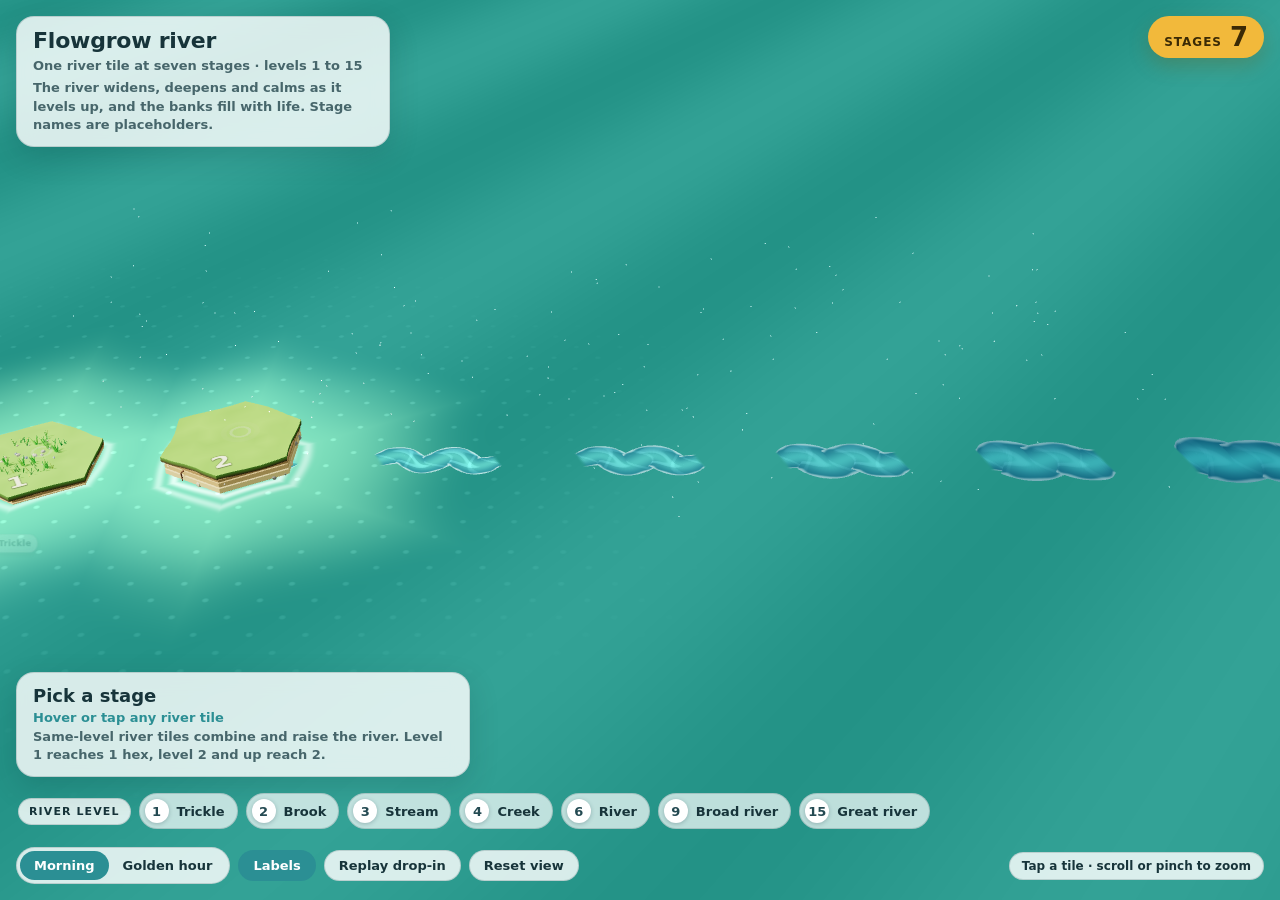
<file: tools/river-tiles.html>
<!doctype html><html><head><!-- Flowgrow River Levels: the bake source for the river's seven holder sprites, tools/bake-pile-sprites.mjs --set river (LOU-313). A developer page: not part of the game, and nothing in the game loads it.
     It is the "Flowgrow River Levels" reference page (one river tile at each of the river's seven stages, in a row, drawn in three.js r128; Dan, Nov 22: "adjust the design of the river and show progression of the river as it
     levels up", then "looks good, make it a ticket with these designs"), copied with its outside requests removed: three.js comes from ../vendor/three.r128.min.js and the typeface from ../fonts/fonts.css, so nothing loads
     from another site. Opened as it is, it plays as the reference does (orbit, tap a tile, light, replay the drop-in).
     Opened as tools/river-tiles.html?bake=1 (add &size=2048 for the picture size) it is the bake page: a transparent canvas and nothing else (no HUD, labels, sea, sky, clouds, fireflies, mist, outline or particles),
     no drop-in and no camera motion. window.__bake.shot(i, t) aims the one fixed close-up camera (azimuth 0.5, polar 0.9, distance 5.6, field of view 30) at tile i (0 to 6, the stages 1 to 7) and draws it at animation
     time t seconds; the animals are the only things that move, and they are a pure function of t, so the same t always gives the same picture. There is no number on the tile (the page draws the level on the
     sprite): a patch of 0.36 round where the number goes (tile x 0.02, z 0.74) is kept clear of plants and stones, and the water is cut at the tile's edge. --><meta charset=utf8><meta name=viewport content="width=device-width,initial-scale=1,viewport-fit=cover"><style>:root{color-scheme:light;box-sizing:border-box;padding-top:env(safe-area-inset-top,0px);padding-bottom:env(safe-area-inset-bottom,0px)}html{scroll-padding-top:env(safe-area-inset-top,0px)}body{margin:0;padding:0;font:14px -apple-system,BlinkMacSystemFont,sans-serif;background:#fff;color:#000}img{max-width:100%}[hidden]:not([hidden=until-found i]){display:none!important}</style></head><body>
<title>Flowgrow River Levels</title>
<meta name="claude:viewport-fit-sides" content="cover">
<link rel="stylesheet" href="../fonts/fonts.css">
<style>
/* Layout: one full-bleed 3D island, HUD floating over it: title top-left, life tag top-right, tile card + growth ladder + controls along the bottom. */
:root{
  --bg:#bfe3dc; --fg:#17343a; --muted:#47666b;
  --panel:rgba(255,255,255,.82); --line:rgba(23,52,58,.16);
  --teal:#2b8f94; --teal-ink:#0f3b40; --gold:#f2b93b; --gold-ink:#3b2a05;
  --pill-bg:#ffffff; --pill-fg:#244a52;
  --chip:rgba(255,255,255,.7); --chip-on:#2b8f94; --chip-on-fg:#ffffff;
  --font:'Nunito',system-ui,-apple-system,'Segoe UI',sans-serif;
}
@media (prefers-color-scheme: dark){
  :root:not([data-theme="light"]){
    --bg:#0d262c; --fg:#e4f2ef; --muted:#9bbcbc;
    --panel:rgba(13,38,45,.80); --line:rgba(228,242,239,.16);
    --teal:#56c3c0; --teal-ink:#06292e; --gold:#f2b93b; --gold-ink:#3b2a05;
    --chip:rgba(13,38,45,.7); --chip-on:#56c3c0; --chip-on-fg:#06292e;
    color-scheme:dark;
  }
}
:root[data-theme="dark"]{
  --bg:#0d262c; --fg:#e4f2ef; --muted:#9bbcbc;
  --panel:rgba(13,38,45,.80); --line:rgba(228,242,239,.16);
  --teal:#56c3c0; --teal-ink:#06292e; --gold:#f2b93b; --gold-ink:#3b2a05;
  --chip:rgba(13,38,45,.7); --chip-on:#56c3c0; --chip-on-fg:#06292e;
  color-scheme:dark;
}
html,body{height:100%}
body{background:var(--bg);color:var(--fg);font-family:var(--font);overflow:hidden}
#app{position:relative;height:100%;min-height:640px;overflow:hidden}
#gl{position:absolute;inset:0;width:100%;height:100%;display:block;touch-action:none;cursor:grab}
#gl:active{cursor:grabbing}
#pills{position:absolute;inset:0;pointer-events:none;overflow:hidden}
.pill{position:absolute;left:0;top:0;min-width:26px;height:26px;padding:0 8px;border-radius:13px;background:var(--pill-bg);color:var(--pill-fg);
  font-weight:800;font-size:14px;line-height:26px;text-align:center;box-shadow:0 3px 8px rgba(10,40,50,.28);will-change:transform;font-variant-numeric:tabular-nums}
.pill.on{background:var(--gold);color:var(--gold-ink)}
.pill:not(.nm){display:none!important}
.pill.nm{background:var(--panel);color:var(--fg);border:1px solid var(--line);font-size:13px;letter-spacing:.02em;backdrop-filter:blur(6px);-webkit-backdrop-filter:blur(6px)}
.hud{position:absolute;inset:0;pointer-events:none;display:flex;flex-direction:column;justify-content:space-between;gap:12px;
  padding-block:16px;padding-left:max(16px,env(safe-area-inset-left,0px));padding-right:max(16px,env(safe-area-inset-right,0px))}
.hud>*{pointer-events:none}
.hud .hit{pointer-events:auto}
.top{display:flex;justify-content:space-between;align-items:flex-start;gap:12px}
.panel{background:var(--panel);border:1px solid var(--line);border-radius:18px;backdrop-filter:blur(10px);-webkit-backdrop-filter:blur(10px);box-shadow:0 10px 30px rgba(8,36,44,.16)}
.title{padding:12px 16px 12px;max-width:340px}
.title h1{margin:0;font-size:22px;line-height:1.1;font-weight:800;letter-spacing:-.01em;color:var(--fg)}
.title p{margin:4px 0 0;font-size:13px;line-height:1.4;color:var(--muted);font-weight:600}
.life{display:flex;align-items:baseline;gap:8px;background:var(--gold);color:var(--gold-ink);padding:8px 16px;border-radius:999px;font-weight:800;box-shadow:0 8px 20px rgba(120,80,0,.25)}
.life small{font-size:12px;letter-spacing:.08em;text-transform:uppercase;font-weight:800}
.life b{font-size:26px;line-height:1;font-variant-numeric:tabular-nums}
.bottom{display:flex;flex-direction:column;gap:10px;align-items:stretch}
.card{padding:12px 16px;max-width:420px;min-height:74px}
.card .row{display:flex;align-items:center;gap:8px;flex-wrap:wrap}
.card h2{margin:0;font-size:18px;font-weight:800;line-height:1.2}
.badge{font-size:11px;font-weight:800;letter-spacing:.08em;text-transform:uppercase;padding:3px 8px;border-radius:999px;background:var(--gold);color:var(--gold-ink)}
.card .meta{margin:3px 0 0;font-size:13px;font-weight:700;color:var(--teal)}
.card .line{margin:3px 0 0;font-size:13px;line-height:1.4;color:var(--muted);font-weight:600}
.ladder{display:flex;align-items:center;gap:8px;overflow-x:auto;padding:6px 2px 8px;scrollbar-width:thin}
.ladder .lab{flex:none;font-size:11px;font-weight:800;letter-spacing:.1em;text-transform:uppercase;color:var(--fg);background:var(--panel);border:1px solid var(--line);padding:6px 10px;border-radius:999px}
.chip{flex:none;display:flex;align-items:center;gap:8px;border:1px solid var(--line);background:var(--chip);color:var(--fg);padding:5px 12px 5px 5px;border-radius:999px;font:inherit;font-weight:700;font-size:13px;cursor:pointer;backdrop-filter:blur(8px);-webkit-backdrop-filter:blur(8px)}
.chip .pip{width:24px;height:24px;border-radius:12px;background:var(--pill-bg);color:var(--pill-fg);display:grid;place-items:center;font-style:normal;font-weight:800;font-size:13px;box-shadow:0 1px 4px rgba(10,40,50,.25)}
.chip em{font-style:normal;color:var(--muted);font-weight:700;font-size:12px}
.chip[aria-pressed="true"]{background:var(--chip-on);color:var(--chip-on-fg);border-color:transparent}
.chip[aria-pressed="true"] em{color:inherit;opacity:.85}
.controls{display:flex;flex-wrap:wrap;gap:8px;align-items:center}
.seg{display:flex;padding:3px;border-radius:999px;background:var(--panel);border:1px solid var(--line)}
.seg button,.tog{font:inherit;font-weight:800;font-size:13px;color:var(--fg);background:transparent;border:0;padding:7px 14px;border-radius:999px;cursor:pointer}
.seg button[aria-pressed="true"]{background:var(--chip-on);color:var(--chip-on-fg)}
.tog{background:var(--panel);border:1px solid var(--line)}
.tog[aria-pressed="true"]{background:var(--chip-on);color:var(--chip-on-fg);border-color:transparent}
.hint{margin-left:auto;font-size:12px;font-weight:700;color:var(--fg);background:var(--panel);border:1px solid var(--line);padding:6px 12px;border-radius:999px}
button:focus-visible{outline:3px solid var(--gold);outline-offset:2px}
.fine{font-size:11.5px;line-height:1.4;color:var(--muted);font-weight:600;margin:6px 0 0}
#fail{position:absolute;inset:0;display:none;place-items:center;text-align:center;padding:24px;font-weight:700}
@media (max-width:640px){
  .title{max-width:none;flex:1;min-width:0}
  .title h1{font-size:19px}
  .title .fine{display:none}
  .life b{font-size:22px}
  .hint{display:none}
  .card{max-width:none}
}
@media (prefers-reduced-motion:reduce){ .pill{transition:none} }
html.bake,html.bake body,html.bake #app{background:transparent}
html.bake .hud,html.bake #pills,html.bake #fail{display:none!important}
</style>

<div id="app">
  <canvas id="gl" aria-label="The five level 1 tiles in the Flowgrow pile, as 3D terrarium illustrations."></canvas>
  <div id="pills" aria-hidden="true"></div>
  <div id="fail"><div>This browser could not start WebGL, so the 3D island can't draw here.</div></div>
  <div class="hud">
    <div class="top">
      <header class="panel title hit">
        <h1>Flowgrow river</h1>
        <p>One river tile at seven stages · levels 1 to 15</p>
        <p class="fine">The river widens, deepens and calms as it levels up, and the banks fill with life. Stage names are placeholders.</p>
      </header>
      <div class="life" title="Levels 1, 2, 3, 4, 6, 9 and 15."><small>Stages</small><b id="lifeN">7</b></div>
    </div>
    <div class="bottom">
      <section class="panel card hit" id="card" aria-live="polite">
        <div class="row"><h2 id="cName">Pick a tile</h2><span class="badge" id="cBadge" hidden>Proposed</span></div>
        <p class="meta" id="cMeta">Hover or tap any tile on the island</p>
        <p class="line" id="cLine">Same-level tiles combine into the next level. Score is the level you leave on the map.</p>
      </section>
      <nav class="ladder hit" id="ladder" aria-label="Growth ladder"><span class="lab">River level</span></nav>
      <div class="controls hit">
        <div class="seg" role="group" aria-label="Light">
          <button type="button" data-mood="day" aria-pressed="true">Morning</button>
          <button type="button" data-mood="gold" aria-pressed="false">Golden hour</button>
        </div>
        <button type="button" class="tog" id="tPills" aria-pressed="true">Labels</button>
        <button type="button" class="tog" id="tSpin" aria-pressed="false" hidden>Auto-rotate</button>
        <button type="button" class="tog" id="tReplay" aria-pressed="false">Replay drop-in</button>
        <button type="button" class="tog" id="tReset" aria-pressed="false">Reset view</button>
        <span class="hint">Tap a tile · scroll or pinch to zoom</span>
      </div>
    </div>
  </div>
</div>

<script src="../vendor/three.r128.min.js"></script>
<script>
(function(){
'use strict';
var T=window.THREE;
var Q=new URLSearchParams(location.search),BAKE=Q.has('bake'),BAKESIZE=Math.max(256,Math.min(4096,+Q.get('size')||2048));
if(BAKE)document.documentElement.classList.add('bake');
var NUMX=.02,NUMZ=.74,NUMY=.034,NUMR=.36,SUNOFF=new T.Vector3();   /* bake: where the level goes on a tile (tile-local), and the patch kept clear round it; the sun follows the tile in view */
function inNum(x,z){return BAKE&&Math.hypot(x-NUMX,z-NUMZ)<NUMR;}
function hexIn(x,z){var ax=Math.min(Math.abs(x),.85),az=Math.abs(z),e=ax*.5+az*.866;if(e>.84){ax*=.84/e;az*=.84/e;}return[x<0?-ax:ax,z<0?-az:az];}   /* a point pulled back inside the hex tile (bake only) */
var cv=document.getElementById('gl'), app=document.getElementById('app');
var renderer;
try{
  renderer=new T.WebGLRenderer({canvas:cv,antialias:true,alpha:BAKE,preserveDrawingBuffer:BAKE});
}catch(err){ document.getElementById('fail').style.display='grid'; return; }
renderer.setPixelRatio(BAKE?1:Math.min(window.devicePixelRatio||1,(window.matchMedia&&matchMedia('(pointer:coarse)').matches)?1.5:2));
if(BAKE)renderer.setClearColor(0x000000,0);
renderer.outputEncoding=T.sRGBEncoding;
renderer.toneMapping=T.ACESFilmicToneMapping;
renderer.toneMappingExposure=.98;
renderer.shadowMap.enabled=true;
renderer.shadowMap.type=T.PCFSoftShadowMap;

var scene=new T.Scene();
var camera=new T.PerspectiveCamera(30,1,.5,1000);
var uTime={value:0};

/* ---------- helpers ---------- */
function rng(seed){var a=seed>>>0;return function(){a|=0;a=a+0x6D2B79F5|0;var t=Math.imul(a^a>>>15,1|a);t=t+Math.imul(t^t>>>7,61|t)^t;return((t^t>>>14)>>>0)/4294967296;};}
function lin(hex){return new T.Color(hex).convertSRGBToLinear();}
function jit(hex,r,a){var c=new T.Color(hex);c.offsetHSL((r()-.5)*.03,(r()-.5)*.08,(r()-.5)*(a||.08));return c.convertSRGBToLinear();}
function clamp(v,a,b){return Math.max(a,Math.min(b,v));}
function Batch(){this.p=[];this.c=[];}
Batch.prototype.add=function(geo,m,color){
  var g=geo.index?geo.toNonIndexed():geo.clone(); g.applyMatrix4(m);
  var p=g.attributes.position.array,i;
  for(i=0;i<p.length;i++)this.p.push(p[i]);
  for(i=0;i<p.length/3;i++)this.c.push(color.r,color.g,color.b);
  g.dispose();
};
Batch.prototype.count=function(){return this.p.length;};
Batch.prototype.mesh=function(mat){
  var g=new T.BufferGeometry();
  g.setAttribute('position',new T.Float32BufferAttribute(this.p,3));
  g.setAttribute('color',new T.Float32BufferAttribute(this.c,3));
  g.computeVertexNormals();
  var m=new T.Mesh(g,mat); m.castShadow=true; m.receiveShadow=true; return m;
};
var _M=new T.Matrix4(),_Q=new T.Quaternion(),_V=new T.Vector3(),_S=new T.Vector3(),_E=new T.Euler();
function put(b,geo,x,y,z,sx,sy,sz,color,ry,rx,rz){
  _E.set(rx||0,ry||0,rz||0,'YXZ'); _Q.setFromEuler(_E);
  _M.compose(_V.set(x,y,z),_Q,_S.set(sx,sy,sz)); b.add(geo,_M,color);
}
var G={
  ico1:new T.IcosahedronGeometry(1,1),
  ico0:new T.IcosahedronGeometry(1,0),
  dod:new T.DodecahedronGeometry(1,0),
  cyl:new T.CylinderGeometry(1,1,1,6).translate(0,.5,0),
  cone:new T.ConeGeometry(1,1,7).translate(0,.5,0)
};
var CUR={x:0,z:0,spill:false,wet:false};
var SP=2.9,PORTRAIT=!BAKE&&(document.getElementById('app').clientWidth/Math.max(1,document.getElementById('app').clientHeight))<.95;
function cellPos(i){if(!PORTRAIT)return[(i-3)*SP,0];if(i<4)return[(i-1.5)*SP,-1.75];return[(i-5)*SP,1.75];}
var RLV=[1,2,3,4,6,9,15],RW=[.24,.34,.44,.54,.70,.86,1.04],RA=[.16,.15,.14,.13,.11,.09,.07];
var RNAME=['Trickle','Brook','Stream','Creek','River','Broad river','Great river'];
var PTSF=[1,3,6,10,15,21,28,36,45,55,66,78,91,105,120];
var RIVC=[];
(function(){
  var xs=[-.88,-.55,-.2,.2,.55,.88],zs=[0,-1,.9,-.9,1,0];
  for(var i=0;i<7;i++){
    var cp=cellPos(i),pts=[];
    for(var k=0;k<6;k++)pts.push(new T.Vector3(cp[0]+xs[k],0,cp[1]+zs[k]*RA[i]));
    RIVC.push({cx:cp[0],cz:cp[1],L:RLV[i],w:RW[i],hw:RW[i]/2,curve:new T.CatmullRomCurve3(pts,false,'centripetal'),i:i});
  }
})();
var RS=[];RIVC.forEach(function(c){c.curve.getPoints(60).forEach(function(p){p.hw=c.hw;RS.push(p);});});
function riverD2(x,z){var m=1e9;for(var i=0;i<RS.length;i++){var dx=x-RS[i].x,dz=z-RS[i].z,dd=Math.max(0,Math.sqrt(dx*dx+dz*dz)-RS[i].hw+.3),d=dd*dd;if(d<m)m=d;}return m;}
function okSpot(x,z){
  if(riverD2(x,z)<.62*.62)return false;
  if(!CUR.wet)for(var i=0;i<TS.length;i++){var t=TS[i];if(t.wet){var dx=x-t.x,dz=z-t.z;if(dx*dx+dz*dz<.9*.9)return false;}}
  return true;
}
function scatter(n,R,minD,r){
  n=Math.round(n*(CUR.spill?1.05:1));
  var a=[],tries=0;
  while(a.length<n&&tries<2500){
    tries++;
    var ang=r()*6.2832,rr=Math.sqrt(r())*(CUR.spill?R*1.3:R),x=Math.cos(ang)*rr,z=Math.sin(ang)*rr,ok=true;
    if(BAKE&&Math.hypot(x-NUMX,z-NUMZ)<NUMR)continue;
    if(CUR.spill&&!okSpot(CUR.x+x,CUR.z+z))continue;
    for(var i=0;i<a.length;i++){var dx=a[i].x-x,dz=a[i].z-z;if(dx*dx+dz*dz<minD*minD){ok=false;break;}}
    if(ok)a.push({x:x,z:z});
  }
  return a;
}

/* ---------- plant builders (tile-local coords, y = ground) ---------- */
var GREENS=['#3da648','#2f9640','#52b94e','#278a3a'];
var PINES=['#1d6b43','#27794e','#165a39'];
var BLOOM=['#ff9db8','#ffd75a','#ffffff','#c59bff','#ff8a5c','#ffe9a8'];
function pick(arr,r){return arr[(r()*arr.length)|0];}
function sprout(b,x,y,z,r){
  var h=.07+r()*.07;
  put(b,G.cyl,x,y,z,.012,h,.012,jit('#6fae52',r));
  put(b,G.ico0,x-.03,y+h,z,.05,.016,.03,jit('#a6e47f',r),r()*3,0,.5);
  put(b,G.ico0,x+.03,y+h*.95,z,.05,.016,.03,jit('#8fd470',r),r()*3,0,-.5);
  put(b,G.ico0,x,y+.012,z,.06,.02,.06,jit('#7a5a3a',r));
}
function tuft(b,x,y,z,r,s){
  s=s||1;
  for(var k=0;k<8;k++){
    var a=r()*6.28,h=(.14+r()*.2)*s,l=.18+r()*.3;
    put(b,G.cone,x+Math.cos(a)*.03,y,z+Math.sin(a)*.03,.028*s,h,.028*s,jit(pick(['#5cc23c','#48b034','#78d04a'],r),r),0,Math.cos(a)*l,Math.sin(a)*l);
  }
}
var GRN=['#3f9a3a','#4cab40','#348a33'];
function fstem(b,x,y,z,h,r,th){
  var lx=(r()-.5)*.22,lz=(r()-.5)*.22,c=jit(pick(GRN,r),r),mx=x+lx*h*.3,mz=z+lz*h*.3,tx=x+lx*h,tz=z+lz*h;
  limb(b,x,y,z,mx,y+h*.5,mz,th||.0085,c);limb(b,mx,y+h*.5,mz,tx,y+h,tz,(th||.0085)*.75,c);
  return {x:tx,y:y+h,z:tz,c:c};
}
function fleaf(b,x,y,z,h,r,n,len,w){
  for(var i=0;i<n;i++){var f=.08+r()*.4,a=r()*6.28;put(b,G.cone2,x,y+h*f,z,w,len*(.7+r()*.6),w*.3,jit(pick(GRN,r),r),a,1.05+r()*.3,0);}
}
function petals(b,cx,cy,cz,n,len,w,pal,lean,r){
  for(var k=0;k<n;k++){var a=k*6.283/n+(r()-.5)*.2;put(b,G.cone2,cx,cy,cz,w,len*(.88+r()*.24),w*.28,jit(pick(pal,r),r,.06),a,lean+(r()-.5)*.14,0);}
}
function fDaisy(b,x,y,z,r,hs,pal,n){
  var h=(.14+r()*.16)*hs,t=fstem(b,x,y,z,h,r);fleaf(b,x,y,z,h,r,2,.08,.016);
  petals(b,t.x,t.y,t.z,n||11,.052,.013,pal||['#ffffff','#fff4dc'],1.3,r);
  put(b,G.ico0,t.x,t.y+.004,t.z,.02,.011,.02,lin('#f2bd1f'),0);
}
function fPoppy(b,x,y,z,r,hs){
  var h=(.28+r()*.16)*hs,t=fstem(b,x,y,z,h,r,.007);fleaf(b,x,y,z,h,r,2,.1,.018);
  petals(b,t.x,t.y,t.z,5,.055,.032,['#e8392b','#f0503a','#d92a22'],.8,r);
  put(b,G.ico0,t.x,t.y+.012,t.z,.014,.012,.014,lin('#2b1a1a'),0);
}
function fTulip(b,x,y,z,r,hs){
  var h=(.22+r()*.13)*hs,t=fstem(b,x,y,z,h,r,.01),c=jit(pick(['#ff7aa8','#ffd23a','#ef4e5c','#ff9a4a'],r),r);
  for(var k=0;k<3;k++){var a=k*2.094+r();put(b,G.ico1,t.x+Math.cos(a)*.011,t.y+.026,t.z+Math.sin(a)*.011,.017,.04,.011,c,a,.22,0);}
  fleaf(b,x,y,z,h,r,2,.16,.02);
}
function fSpike(b,x,y,z,r,hs){
  var h=(.3+r()*.26)*hs,t=fstem(b,x,y,z,h,r,.008),pal=pick([['#9b6ee0','#b58cf0','#7a5bd0'],['#5f7be8','#7d96f2','#4a64d0'],['#ee79b8','#f79bcb','#d85ca2']],r);
  fleaf(b,x,y,z,h,r,3,.1,.016);
  var nb=10;for(var k=0;k<nb;k++){
    var f=.58+.42*k/nb,a=k*2.4+r(),sz=.022*(1-.55*k/nb)+.006,px=x+(t.x-x)*f,pz=z+(t.z-z)*f;
    put(b,G.ico0,px+Math.cos(a)*.016*(1-.4*k/nb),y+h*f,pz+Math.sin(a)*.016*(1-.4*k/nb),sz,sz*1.2,sz,jit(pick(pal,r),r,.06),r()*6);
  }
  put(b,G.ico0,t.x,t.y+.012,t.z,.01,.014,.01,jit(pal[1],r,.04),0);
}
function fSunflower(b,x,y,z,r,hs){
  var h=(.45+r()*.22)*hs,t=fstem(b,x,y,z,h,r,.014);fleaf(b,x,y,z,h,r,3,.14,.045);
  put(b,G.ico1,t.x,t.y,t.z,.052,.016,.052,lin('#47290f'),0,.45,0);
  petals(b,t.x,t.y-.004,t.z,16,.065,.017,['#ffc61a','#ffb300','#ffd23a'],1.25,r);
}
function fDandelion(b,x,y,z,r,hs){
  var h=(.1+r()*.1)*hs,t=fstem(b,x,y,z,h,r,.007);fleaf(b,x,y,z,h*.4,r,3,.08,.018);
  if(r()<.55){put(b,G.ico0,t.x,t.y+.005,t.z,.026,.012,.026,lin('#ffd21e'),0);petals(b,t.x,t.y+.004,t.z,10,.03,.007,['#ffd21e','#ffc400'],1.35,r);}
  else{put(b,G.ico1,t.x,t.y+.02,t.z,.032,.032,.032,lin('#f1f1ea'),r()*6);for(var k=0;k<6;k++)put(b,G.ico0,t.x+(r()-.5)*.05,t.y+.02+(r()-.5)*.05,t.z+(r()-.5)*.05,.007,.007,.007,lin('#ffffff'),0);}
}
function fButtercup(b,x,y,z,r,hs){
  var h=(.1+r()*.08)*hs,t=fstem(b,x,y,z,h,r,.006);fleaf(b,x,y,z,h,r,2,.05,.012);
  petals(b,t.x,t.y,t.z,5,.026,.016,['#ffd83a'],.9,r);
}
function fCorn(b,x,y,z,r,hs){
  var h=(.24+r()*.16)*hs,t=fstem(b,x,y,z,h,r,.007);fleaf(b,x,y,z,h,r,2,.1,.012);
  petals(b,t.x,t.y,t.z,8,.04,.012,['#5b7fe8','#7a98f0','#4a6cd8'],1.2,r);
  put(b,G.ico0,t.x,t.y+.006,t.z,.012,.008,.012,lin('#2a2f6a'),0);
}
var FLORA=['daisy','daisy','poppy','tulip','spike','spike','cosmos','corn','dandelion','buttercup','aster'];
function flower(b,x,y,z,r,tall){
  var hs=(tall||1)*(.75+r()*.55),sp=pick(FLORA,r);
  if(tall>1.3&&r()<.22){fSunflower(b,x,y,z,r,hs*.9);return;}
  if(sp==='daisy')fDaisy(b,x,y,z,r,hs);
  else if(sp==='poppy')fPoppy(b,x,y,z,r,hs);
  else if(sp==='tulip')fTulip(b,x,y,z,r,hs);
  else if(sp==='spike')fSpike(b,x,y,z,r,hs);
  else if(sp==='cosmos')fDaisy(b,x,y,z,r,hs*1.2,['#ff8fb8','#ffb3d1','#e866a0'],8);
  else if(sp==='aster')fDaisy(b,x,y,z,r,hs,['#b48cf0','#cfa8ff','#9d72e6'],13);
  else if(sp==='corn')fCorn(b,x,y,z,r,hs);
  else if(sp==='dandelion')fDandelion(b,x,y,z,r,hs);
  else fButtercup(b,x,y,z,r,hs);
}
function shrub(b,x,y,z,rad,r){
  var c=jit(pick(GREENS,r),r,.12);
  put(b,G.ico1,x,y+rad*.55,z,rad,rad*.72,rad,c,r()*6);
  put(b,G.ico1,x+rad*.55,y+rad*.35,z+rad*.2,rad*.6,rad*.5,rad*.6,jit(pick(GREENS,r),r,.12),r()*6);
  put(b,G.ico1,x-rad*.4,y+rad*.3,z-rad*.4,rad*.55,rad*.45,rad*.55,jit(pick(GREENS,r),r,.12),r()*6);
}
function roundTree(b,x,y,z,h,rad,r,pal){
  var th=h*.42;
  put(b,G.cyl,x,y,z,rad*.17,th+rad*.4,rad*.17,jit('#7a5a3a',r,.1));
  var yc=y+th+rad*.5;
  put(b,G.ico1,x,yc,z,rad,rad*.82,rad,jit(pick(pal,r),r,.1),r()*6);
  put(b,G.ico1,x+rad*.55,yc-rad*.2,z+rad*.15,rad*.62,rad*.52,rad*.62,jit(pick(pal,r),r,.1),r()*6);
  put(b,G.ico1,x-rad*.45,yc-rad*.15,z-rad*.35,rad*.6,rad*.5,rad*.6,jit(pick(pal,r),r,.1),r()*6);
  put(b,G.ico1,x+rad*.05,yc+rad*.62,z-rad*.05,rad*.55,rad*.46,rad*.55,jit('#6cc455',r,.1),r()*6);
}
function pine(b,x,y,z,h,rad,r){
  put(b,G.cyl,x,y,z,rad*.13,h*.25,rad*.13,jit('#6e4f33',r,.08));
  put(b,G.cone,x,y+h*.14,z,rad,h*.42,rad,jit(pick(PINES,r),r),r()*3);
  put(b,G.cone,x,y+h*.36,z,rad*.78,h*.38,rad*.78,jit(pick(PINES,r),r),r()*3);
  put(b,G.cone,x,y+h*.58,z,rad*.55,h*.34,rad*.55,jit(pick(PINES,r),r),r()*3);
  put(b,G.cone,x,y+h*.78,z,rad*.32,h*.24,rad*.32,jit('#4a9f6f',r),r()*3);
}
function rock(b,x,y,z,s,r,c){
  put(b,G.dod,x,y+s*.35,z,s,s*.7,s*.85,jit(c||pick(['#8d9aa0','#a2adaf','#7f8b90','#b1b6aa'],r),r,.1),r()*6,r()*.4,r()*.4);
}
function mushroom(b,x,y,z,s,r){
  put(b,G.cyl,x,y,z,.02*s,.07*s,.02*s,lin('#efe6d2'));
  put(b,G.ico1,x,y+.07*s,z,.055*s,.035*s,.055*s,lin(pick(['#e0564a','#f2a03d','#d9684f'],r)),0);
  put(b,G.ico0,x+.02*s,y+.095*s,z,.009*s,.006*s,.009*s,lin('#ffffff'),0);
}
function reed(b,x,y,z,h,r,cat){
  var lx=(r()-.5)*.18,lz=(r()-.5)*.18;
  put(b,G.cyl,x,y,z,.011,h,.011,jit(pick(['#9db35a','#7fa54f','#b0bd68'],r),r),0,lz,lx);
  if(cat){put(b,G.cyl,x+lx*-h*.5,y+h*.9,z+lz*h*.5,.03,.13,.03,lin('#6a4528'),0,lz,lx);}
}
function giantTree(b,y,r){
  put(b,G.cyl,0,y,0,.2,1.15,.2,jit('#7a5a3a',r,.05));
  for(var k=0;k<5;k++){var a=k*1.256+.3;put(b,G.dod,Math.cos(a)*.2,y+.04,Math.sin(a)*.2,.14,.1,.07,jit('#715133',r,.05),-a);}
  put(b,G.ico1,0,y+1.85,0,.92,.72,.92,jit('#4f9d5c',r,.06),.4);
  for(var i=0;i<7;i++){
    var a2=i*.9+.2,rr=.62+r()*.15;
    put(b,G.ico1,Math.cos(a2)*rr,y+1.45+r()*.4,Math.sin(a2)*rr,.5+r()*.1,.4,.5+r()*.1,jit(pick(['#4f9d5c','#6bb86a','#5aa860','#7fc873'],r),r,.08),r()*6);
  }
  put(b,G.ico1,.05,y+2.4,-.05,.58,.46,.58,jit('#86d06f',r,.06),1.1);
  put(b,G.ico1,-.3,y+2.15,.25,.4,.34,.4,jit('#7cc86c',r,.06),2.1);
}


/* ---------- tree species ---------- */
G.trunk=new T.CylinderGeometry(.6,1,1,8).translate(0,.5,0);
G.cone2=new T.ConeGeometry(1,1,5).translate(0,.5,0);
G.stem4=new T.CylinderGeometry(.55,1,1,4).translate(0,.5,0);
var UP=new T.Vector3(0,1,0),_D=new T.Vector3();
function limb(b,x0,y0,z0,x1,y1,z1,r0,color,geo){
  _D.set(x1-x0,y1-y0,z1-z0);var len=_D.length();if(len<1e-4)return;_D.normalize();
  _Q.setFromUnitVectors(UP,_D);_M.compose(_V.set(x0,y0,z0),_Q,_S.set(r0,len,r0));b.add(geo||G.trunk,_M,color);
}
var OAK=['#2f8a35','#3e9d3e','#277a31','#55ae45'],MAPLE=['#d9582b','#e8892e','#f0b83c','#c4402a'],CHERRY=['#f6b3c9','#f9c9d8','#ee9bb7','#fbd8e2'];
var BIRCHP=['#7fc23f','#6bb338','#98d24c','#5aa631'],SPRUCEP=['#17593a','#1e6a42','#124d33','#277a4b'],FIRP=['#1d6b43','#27794e','#165a39'],POPLARP=['#3a9a3a','#4aa83f','#2c8634','#63b447'],WILLOWP=['#7bbd45','#68ad3c','#92cc52','#74b640'];
function crown(b,cx,cy,cz,rx,ry,rz,n,pal,r,blob){
  for(var i=0;i<n;i++){
    var u=r()*2-1,a=r()*6.283,q=Math.sqrt(1-u*u)*Math.cbrt(r()),px=Math.cos(a)*q,pz=Math.sin(a)*q,py=u*Math.cbrt(r());
    var c=new T.Color(pick(pal,r));c.offsetHSL((r()-.5)*.03,(r()-.5)*.06,py*.08+(r()-.5)*.05);
    var c2=c.clone();c2.offsetHSL(0,.05,.07);c.convertSRGBToLinear();c2.convertSRGBToLinear();
    var sz=blob*(.75+r()*.5),bx=cx+px*rx,by=cy+py*ry,bz=cz+pz*rz;
    put(b,G.ico1,bx,by,bz,sz,sz*.8,sz,c,r()*6,r()*.5,r()*.5);
    for(var m=0;m<1;m++){
      var a2=r()*6.283,e=r()*1.1-.15,ce=Math.cos(e);
      put(b,G.ico0,bx+Math.cos(a2)*sz*.86*ce,by+Math.sin(e)*sz*.7,bz+Math.sin(a2)*sz*.86*ce,sz*.5,sz*.38,sz*.5,c2,r()*6,r(),r());
    }
  }
}
function oakLike(b,x,y,z,h,rad,r,pal,k){
  k=k||1;var bark=jit('#6d5036',r,.08),bark2=jit('#7d6044',r,.08),lean=(r()-.5)*.1,th=h*(.36+r()*.08),tr=rad*.15,tx=x+lean*th,tz=z+lean*th*.5;
  var kx=x+lean*th*.4+(r()-.5)*tr*.8,kz=z+(r()-.5)*tr*.8;
  limb(b,x,y,z,kx,y+th*.5,kz,tr,bark);limb(b,kx,y+th*.5,kz,tx,y+th,tz,tr*.8,bark2);
  for(var i=0;i<4;i++){var a=i*1.6+r();limb(b,x+Math.cos(a)*tr*2.1,y+.004,z+Math.sin(a)*tr*2.1,x,y+th*.24,z,tr*.5,bark);}
  var nb=Math.round((3+r()*2)*k);
  for(var j=0;j<nb;j++){
    var a2=j*6.283/nb+r(),bh=th*(.5+r()*.45),sx=x+lean*bh,sz=z+lean*bh*.5;
    var ex=x+Math.cos(a2)*rad*.58,ey=y+th+rad*(.2+r()*.4),ez=z+Math.sin(a2)*rad*.58;
    var mx=(sx+ex)/2+(r()-.5)*rad*.1,my=(y+bh+ey)/2,mz=(sz+ez)/2+(r()-.5)*rad*.1;
    limb(b,sx,y+bh,sz,mx,my,mz,tr*.44,bark);limb(b,mx,my,mz,ex,ey,ez,tr*.34,bark2);
    for(var tw=0;tw<2;tw++){
      var ta=a2+(tw?1:-1)*(.7+r()*.5),ux=ex+Math.cos(ta)*rad*.32,uy=ey+rad*(.08+r()*.18),uz=ez+Math.sin(ta)*rad*.32;
      limb(b,ex,ey,ez,ux,uy,uz,tr*.16,bark2);
      crown(b,ux,uy+rad*.05,uz,rad*.16,rad*.12,rad*.16,Math.max(2,Math.round(2*k)),pal,r,rad*.26);
    }
    crown(b,ex,ey+rad*.12,ez,rad*.42,rad*.32,rad*.42,Math.round(5*k),pal,r,rad*.34);
  }
  crown(b,tx,y+th+rad*.55,tz,rad*.66,rad*.5,rad*.66,Math.round(9*k),pal,r,rad*.42);
}
function birch(b,x,y,z,h,rad,r){
  var lean=(r()-.5)*.14,tr=.02+h*.014,tx=x+lean*h*.8,tz=z+lean*h*.4,top=y+h*.85,mx=x+(tx-x)*.5+(r()-.5)*.03,mz=z+(tz-z)*.5+(r()-.5)*.03;
  var wh=lin('#ebe7db');
  limb(b,x,y,z,mx,y+h*.42,mz,tr,wh);limb(b,mx,y+h*.42,mz,tx,top,tz,tr*.7,wh);
  for(var i=0;i<9;i++){var f=.06+r()*.78;put(b,G.cyl,x+(tx-x)*f,y+h*.85*f,z+(tz-z)*f,tr*(1-f*.45)*1.14,.015+r()*.025,tr*(1-f*.45)*1.14,lin('#2e2c29'));}
  for(var j=0;j<5;j++){
    var a=r()*6.28,f2=.5+r()*.4,sx=x+(tx-x)*f2,sy=y+h*.85*f2,sz=z+(tz-z)*f2;
    var ex=tx+Math.cos(a)*rad*.55,ey=top-h*.08+r()*h*.12,ez=tz+Math.sin(a)*rad*.55;
    limb(b,sx,sy,sz,ex,ey,ez,tr*.38,lin('#d9d3c3'));
    crown(b,ex,ey+h*.03,ez,rad*.22,h*.07,rad*.22,3,BIRCHP,r,rad*.24);
  }
  crown(b,tx,y+h*.76,tz,rad*.55,h*.24,rad*.55,12,BIRCHP,r,rad*.3);
}
function spruce(b,x,y,z,h,rad,r,pal){
  limb(b,x,y,z,x,y+h*.4,z,rad*.1,jit('#5e4330',r,.06));
  var tiers=8;
  for(var t=0;t<tiers;t++){
    var f=t/tiers,yy=y+h*(.1+f*.66),rr=rad*(1-f*.85)*(.9+r()*.2),nbr=Math.max(5,8-((t/2)|0));
    for(var j=0;j<nbr;j++){
      var a=j*6.283/nbr+t*.6+r()*.25,ln=rr*(.85+r()*.3);
      put(b,G.cone2,x,yy+(r()-.5)*.03,z,ln*.3,ln,ln*.12,jit(pick(pal,r),r,.12),a,1.5+r()*.25,0);
    }
    put(b,G.cone,x,yy,z,rr*.35,h*.11,rr*.35,jit(pick(pal,r),r,.1),r()*3);
  }
  put(b,G.cone,x,y+h*.84,z,rad*.1,h*.18,rad*.1,jit('#3f9a58',r,.06),0);
}
function poplar(b,x,y,z,h,rad,r){
  limb(b,x,y,z,x,y+h*.3,z,rad*.1,jit('#7b6448',r,.06));
  crown(b,x,y+h*.6,z,rad*.42,h*.36,rad*.42,20,POPLARP,r,rad*.3);
}
function willow(b,x,y,z,h,rad,r){
  var bark=jit('#6a5a40',r,.06),lean=(r()-.5)*.2,th=h*.45,tx=x+lean*th,tz=z+lean*th;
  limb(b,x,y,z,tx,y+th,tz,rad*.15,bark);
  limb(b,tx,y+th*.8,tz,tx+rad*.4,y+th+rad*.3,tz,rad*.07,bark);
  limb(b,tx,y+th*.8,tz,tx-rad*.35,y+th+rad*.25,tz+rad*.2,rad*.07,bark);
  var yc=y+th+rad*.35;
  crown(b,tx,yc,tz,rad*.7,rad*.3,rad*.7,12,WILLOWP,r,rad*.36);
  for(var i=0;i<30;i++){
    var a=i*.21+r()*.15,rr=rad*(.5+r()*.55),ln=h*(.28+r()*.24);
    put(b,G.cone2,tx+Math.cos(a)*rr,yc,tz+Math.sin(a)*rr,.026+r()*.014,ln,.026+r()*.014,jit(pick(WILLOWP,r),r,.1),0,Math.PI);
  }
}
function snag(b,x,y,z,h,r){
  var bark=jit('#8a7b69',r,.06);
  limb(b,x,y,z,x+.03,y+h,z,h*.05,bark);
  for(var i=0;i<5;i++){var a=i*1.3+r(),f=.4+r()*.45,ex=x+Math.cos(a)*h*.28,ey=y+h*(f+.18),ez=z+Math.sin(a)*h*.28;limb(b,x,y+h*f,z,ex,ey,ez,h*.02,bark);limb(b,(x+ex)/2,y+h*(f+.09),(z+ez)/2,ex+Math.cos(a+.8)*h*.1,ey+h*.06,ez+Math.sin(a+.8)*h*.1,h*.009,bark);}
}
function fern(b,x,y,z,r,s){
  s=s||1;
  for(var i=0;i<8;i++){
    var a=i*.8+r()*.3,c=jit(pick(['#3f9e3c','#318f36','#55b447'],r),r),l1=.15*s,l2=.12*s,ln=.8;
    put(b,G.cone2,x,y+.01,z,.04*s,l1,.012*s,c,a,ln,0);
    var ex=x+Math.sin(a)*Math.sin(ln)*l1,ey=y+.01+Math.cos(ln)*l1,ez=z+Math.cos(a)*Math.sin(ln)*l1;
    put(b,G.cone2,ex,ey,ez,.034*s,l2,.01*s,c,a,1.45,0);
  }
}
function logPile(b,x,y,z,len,rad,ang,r){
  put(b,G.cyl,x,y+rad,z,rad,len,rad,jit('#6d5036',r,.06),ang,0,Math.PI/2);
  put(b,G.ico1,x,y+rad*1.8,z,len*.28,rad*.35,rad*.7,jit('#4e9a3a',r),ang);
}
function berryShrub(b,x,y,z,rad,r,kind){
  shrub(b,x,y,z,rad,r);
  for(var i=0;i<7;i++){var a=r()*6.28,e=r()*.9;put(b,G.ico0,x+Math.cos(a)*rad*.9,y+rad*.55+Math.sin(e)*rad*.45,z+Math.sin(a)*rad*.9,.03,.03,.03,lin(kind?pick(['#ff9fc0','#ffffff','#ffd0e0'],r):'#d8344a'),0);}
}
var TREEREC=[],NEST=null;
function tree(b,sp,x,y,z,h,rad,r,k){
  TREEREC.push({sp:sp,x:x,z:z,h:h,rad:rad});
  if(sp==='oak')oakLike(b,x,y,z,h,rad,r,OAK,k);
  else if(sp==='maple')oakLike(b,x,y,z,h,rad,r,MAPLE,k);
  else if(sp==='cherry')oakLike(b,x,y,z,h,rad*.95,r,CHERRY,k);
  else if(sp==='birch')birch(b,x,y,z,h,rad,r);
  else if(sp==='spruce')spruce(b,x,y,z,h*1.15,rad*.85,r,SPRUCEP);
  else if(sp==='fir')spruce(b,x,y,z,h*1.05,rad*.75,r,FIRP);
  else if(sp==='poplar')poplar(b,x,y,z,h*1.1,rad*.7,r);
  else if(sp==='willow')willow(b,x,y,z,h,rad,r);
  else snag(b,x,y,z,h,r);
}


/* ---------- reed bed, heron, frog, dragonflies ---------- */
var REEDC=['#5fa63a','#74b345','#4d9633','#8cbd4a','#68a83e','#a7b954'];
function reedStem(b,x,y,z,h,r,kind){
  var lx=(r()-.5)*.2,lz=(r()-.5)*.2,c=jit(pick(REEDC,r),r,.1),tx=x+lx*h,tz=z+lz*h,ty=y+h;
  limb(b,x,y,z,x+lx*h*.35,y+h*.55,z+lz*h*.35,.0085,c,G.stem4);
  limb(b,x+lx*h*.35,y+h*.55,z+lz*h*.35,tx,ty,tz,.0055,c,G.stem4);
  var nl=1+((r()*2)|0);
  for(var i=0;i<nl;i++){var a=r()*6.28;put(b,G.cone2,x,y+h*(.05+r()*.2),z,.012,h*(.5+r()*.35),.004,c,a,.35+r()*.5,0);}
  if(kind==='cat'){
    put(b,G.cyl,tx,ty-.07,tz,.016,.085,.016,jit('#5c3a21',r,.08),0,lz*1.2,lx*1.2);
    put(b,G.cone2,tx,ty+.012,tz,.004,.05,.004,jit('#c9b078',r,.06),0,lz*1.2,lx*1.2);
  }else if(kind==='plume'){
    put(b,G.ico1,tx,ty+.01,tz,.016,.055,.016,jit(pick(['#cbb581','#b39f84','#d8c79a'],r),r,.08),r()*6,lz*1.3,lx*1.3);
  }else if(kind==='iris'){
    petals(b,tx,ty,tz,3,.045,.024,['#ffd01f','#f7bd10'],1.95,r);
    petals(b,tx,ty+.004,tz,3,.03,.016,['#f2b30d'],.55,r);
  }else if(kind==='seed'){
    for(var k=0;k<5;k++)put(b,G.ico0,tx+(r()-.5)*.02,ty-k*.014,tz+(r()-.5)*.02,.008,.008,.008,jit('#b88a4a',r,.1),0);
  }
}
function reedBed(b,y,r,n,R,hMax,ex){
  var s=scatter(n,R,.064,r);
  for(var i=0;i<s.length;i++){
    var p=s[i];
    if(ex){var dx=p.x-ex.x,dz=p.z-ex.z;if(dx*dx+dz*dz<ex.r*ex.r)continue;}
    var d=Math.hypot(p.x,p.z)/R,base=hMax*(1-.5*d*d),ns=2+((r()*3)|0);
    for(var k=0;k<ns;k++){
      var h=base*(.55+r()*.55),q=r(),kind=q<.34?'cat':q<.58?'plume':q<.66?'iris':q<.74?'seed':'blade';
      reedStem(b,p.x+(r()-.5)*.045,y,p.z+(r()-.5)*.045,h,r,kind);
    }
    if(r()<.28)tuft(b,p.x,y,p.z,r,.75);
  }
}
function heron(b,x,y,z,ang,sc,r){
  var fx=Math.sin(ang),fz=Math.cos(ang),leg=lin('#c9a05a'),gr=jit('#8fa3b5',r,.04),wh=lin('#eef0f0');
  limb(b,x+fz*.018,y,z-fx*.018,x+fz*.012,y+.2*sc,z-fx*.012,.007*sc,leg,G.stem4);
  limb(b,x-fz*.018,y,z+fx*.018,x-fz*.012,y+.2*sc,z+fx*.012,.007*sc,leg,G.stem4);
  put(b,G.ico1,x,y+.26*sc,z,.05*sc,.048*sc,.095*sc,gr,ang);
  put(b,G.ico1,x+fx*.03*sc,y+.255*sc,z+fz*.03*sc,.042*sc,.04*sc,.06*sc,wh,ang);
  put(b,G.ico1,x-fz*.04*sc,y+.275*sc,z+fx*.04*sc,.012*sc,.03*sc,.07*sc,jit('#6f8296',r,.04),ang);
  put(b,G.ico1,x+fz*.04*sc,y+.275*sc,z-fx*.04*sc,.012*sc,.03*sc,.07*sc,jit('#6f8296',r,.04),ang);
  put(b,G.cone2,x-fx*.08*sc,y+.27*sc,z-fz*.08*sc,.018*sc,.07*sc,.006*sc,gr,ang+Math.PI,1.35,0);
  var n0=[x+fx*.07*sc,y+.285*sc,z+fz*.07*sc],n1=[x+fx*.1*sc,y+.36*sc,z+fz*.1*sc],n2=[x+fx*.05*sc,y+.43*sc,z+fz*.05*sc],n3=[x+fx*.075*sc,y+.5*sc,z+fz*.075*sc];
  limb(b,n0[0],n0[1],n0[2],n1[0],n1[1],n1[2],.012*sc,wh);
  limb(b,n1[0],n1[1],n1[2],n2[0],n2[1],n2[2],.011*sc,wh);
  limb(b,n2[0],n2[1],n2[2],n3[0],n3[1],n3[2],.011*sc,wh);
  put(b,G.ico1,n3[0],n3[1]+.01*sc,n3[2],.017*sc,.014*sc,.024*sc,wh,ang);
  put(b,G.cone2,n3[0]+fx*.014*sc,n3[1]+.008*sc,n3[2]+fz*.014*sc,.007*sc,.075*sc,.007*sc,lin('#e8a23a'),ang,1.5,0);
  put(b,G.cone2,n3[0]-fx*.01*sc,n3[1]+.02*sc,n3[2]-fz*.01*sc,.004*sc,.06*sc,.004*sc,lin('#1d1d22'),ang+Math.PI,1.3,0);
  put(b,G.ico0,n3[0]+fx*.008*sc,n3[1]+.014*sc,n3[2]+fz*.008*sc+.012*sc*fx,.004*sc,.004*sc,.004*sc,lin('#111111'),0);
}
function frog(b,x,y,z,ang,r){
  var g=jit('#5aa84a',r,.05),fx=Math.sin(ang),fz=Math.cos(ang);
  put(b,G.ico1,x,y+.02,z,.032,.022,.04,g,ang);
  put(b,G.ico1,x+fx*.03,y+.03,z+fz*.03,.022,.016,.02,jit('#6ab858',r,.04),ang);
  for(var s2=-1;s2<=1;s2+=2){
    put(b,G.ico0,x+fx*.04-fz*.014*s2,y+.048,z+fz*.04+fx*.014*s2,.01,.01,.01,lin('#e8d44a'),0);
    put(b,G.ico0,x+fx*.047-fz*.014*s2,y+.05,z+fz*.047+fx*.014*s2,.004,.005,.004,lin('#111111'),0);
    put(b,G.ico1,x-fx*.018-fz*.032*s2,y+.014,z-fz*.018+fx*.032*s2,.012,.01,.03,g,ang+.5*s2);
  }
}
var dflies=[];
function makeDragonfly(g,top,col,ph,sp,R){
  var d=new T.Group();
  var body=new T.Mesh(new T.CylinderGeometry(.006,.004,.11,6).rotateX(Math.PI/2),new T.MeshBasicMaterial({color:col}));d.add(body);
  var head=new T.Mesh(new T.SphereGeometry(.011,8,6),new T.MeshBasicMaterial({color:col}));head.position.z=.06;d.add(head);
  var wm=new T.MeshBasicMaterial({color:0xe9fbff,transparent:true,opacity:.55,side:T.DoubleSide,depthWrite:false}),ws=[];
  for(var i=0;i<4;i++){
    var wg=new T.PlaneGeometry(.075,.02).translate(.0375,0,0).rotateX(-Math.PI/2);
    var w=new T.Mesh(wg,wm);w.position.z=.02-(i>>1)*.018;w.scale.x=(i&1)?-1:1;d.add(w);ws.push(w);
  }
  d.scale.setScalar(1.15);g.add(d);dflies.push({d:d,top:top,ph:ph,sp:sp,R:R,ws:ws});
}


/* ---------- terrarium: strata, ground detail ---------- */
var STRATA={
  land:[['#9b958b',.2],['#c0834e',.27],['#8c5b37',.28],['#4d3321',.25]],
  wet:[['#77735f',.22],['#7c5f3f',.3],['#56432d',.28],['#3a2d1f',.2]],
  river:[['#c9b27c',.4],['#b99a67',.35],['#9a7a4e',.25]]
};
var strataMat=new T.MeshStandardMaterial({vertexColors:true,roughness:.95,metalness:0});
function strataGeom(E,key,rd){
  var L=STRATA[key],y=0,pos=[],nor=[],col=[];
  for(var i=0;i<L.length;i++){
    var hh=E*L[i][1],g=slab(hh,rd-(i%2?.004:0),1);g.translate(0,y,0);
    var gp=g.index?g.toNonIndexed():g,pa=gp.attributes.position.array,na=gp.attributes.normal.array,c=lin(L[i][0]);
    for(var k=0;k<pa.length;k++){pos.push(pa[k]);nor.push(na[k]);}
    for(var q=0;q<pa.length/3;q++)col.push(c.r,c.g,c.b);
    y+=hh;
  }
  var G2=new T.BufferGeometry();
  G2.setAttribute('position',new T.Float32BufferAttribute(pos,3));G2.setAttribute('normal',new T.Float32BufferAttribute(nor,3));G2.setAttribute('color',new T.Float32BufferAttribute(col,3));
  return G2;
}
function perim(r,rd){
  var k=(r()*6)|0,tt=r(),a0=Math.PI/2+k*Math.PI/3,a1=a0+Math.PI/3,am=(a0+a1)/2;
  return{x:(Math.cos(a0)*(1-tt)+Math.cos(a1)*tt)*rd,z:(Math.sin(a0)*(1-tt)+Math.sin(a1)*tt)*rd,nx:Math.cos(am),nz:Math.sin(am)};
}
function strataDeco(sb,E,key,rd,nRoots,r){
  var L=STRATA[key],i,stoneC=['#8d8a80','#a39d8f','#b8a98a','#7c7a72','#c4b79a'];
  for(i=0;i<9;i++){
    var p=perim(r,rd*.985),yy=E*(r()*.55+.04),sz=.025+r()*.03;
    put(sb,G.ico0,p.x,yy,p.z,sz,sz*.7,sz,jit(pick(stoneC,r),r,.1),r()*6,r(),r());
  }
  for(i=0;i<6;i++){
    var p2=perim(r,rd*.985),y2=E*(L[0][1]+L[1][1]*.5),sz2=.014+r()*.014;
    put(sb,G.dod,p2.x,y2+(r()-.5)*.02,p2.z,sz2,sz2*.8,sz2,jit(pick(stoneC,r),r,.1),r()*6,r(),r());
  }
  for(i=0;i<nRoots;i++){
    var q=perim(r,rd),y=E*(.66+r()*.28),c=jit('#6b4a2e',r,.08);
    var x1=q.x+q.nx*.045,z1=q.z+q.nz*.045,y1=y-.03,x2=x1+q.nx*.02+(r()-.5)*.05,z2=z1+q.nz*.02+(r()-.5)*.05,y2=y1-.07-r()*.07;
    limb(sb,q.x*.9,y,q.z*.9,x1,y1,z1,.016,c,G.stem4);limb(sb,x1,y1,z1,x2,y2,z2,.01,c,G.stem4);
    if(r()<.6)limb(sb,x1,y1,z1,x2+(r()-.5)*.09,y2+.035,z2+(r()-.5)*.09,.006,c,G.stem4);
  }
}
var LIT=['#b5651d','#c9842e','#8a4b1c','#d4a23a','#9c5a22'];
function worm(b,x,y,z,ang,r){
  var c=lin('#e29a9a'),px=x,pz=z,py=y+.007;
  for(var i=0;i<5;i++){
    var t=(i+1)/5,nx=x+Math.cos(ang)*t*.12+Math.cos(ang+1.57)*Math.sin(t*6)*.02,nz=z+Math.sin(ang)*t*.12+Math.sin(ang+1.57)*Math.sin(t*6)*.02;
    limb(b,px,py,pz,nx,py,nz,.0075,c,G.stem4);px=nx;pz=nz;
  }
}
function ground(b,y,r,o){
  var i,s,gcol=['#a9a79c','#b6b3a6','#999689'];
  s=scatter(o.moss||0,.66,.2,r);for(i=0;i<s.length;i++){var m=.06+r()*.07;put(b,G.ico1,s[i].x,y+.004,s[i].z,m,.016,m*.85,jit(pick(['#3f8a3a','#4e9b44','#35792f'],r),r,.1),r()*6);}
  s=scatter(o.litter||0,.7,.07,r);for(i=0;i<s.length;i++)put(b,G.ico0,s[i].x,y+.003,s[i].z,.02,.004,.013,jit(pick(LIT,r),r,.12),r()*6);
  s=scatter(o.pebble||0,.7,.1,r);for(i=0;i<s.length;i++)put(b,G.dod,s[i].x,y+.006,s[i].z,.014+r()*.014,.01,.013+r()*.01,jit(pick(gcol,r),r,.1),r()*6,r()*.4,r()*.4);
  s=scatter(o.petal||0,.68,.06,r);for(i=0;i<s.length;i++)put(b,G.ico0,s[i].x,y+.003,s[i].z,.012,.003,.008,lin(pick(['#ffb3cf','#ffffff','#ffd0e0','#ffe58a'],r)),r()*6);
  if(o.step){
    var a0=r()*6.28,ca=Math.cos(a0),sa=Math.sin(a0),ph=r()*6;
    for(i=0;i<o.step;i++){
      var f=(i/(o.step-1))*2-1,px=ca*f*.58-sa*Math.sin(f*2+ph)*.12,pz=sa*f*.58+ca*Math.sin(f*2+ph)*.12;
      put(b,G.dod,px,y+.006,pz,.065+r()*.02,.016,.055+r()*.02,jit('#aaa89d',r,.08),r()*6);
    }
  }
}
var GD={
  1:{moss:2,pebble:6},2:{moss:3,petal:10,pebble:4,step:4},3:{moss:4,litter:10,pebble:5,petal:5},4:{moss:4,litter:18,pebble:5,petal:5},
  5:{moss:5,litter:28,pebble:5,petal:4},6:{moss:6,litter:36,pebble:5},7:{moss:9,litter:40,pebble:6},
  bare:{pebble:10,step:5},clover:{moss:3,petal:9,pebble:3,step:3},field:{petal:14,pebble:3,moss:2},
  prairie:{petal:16,pebble:4,litter:6},trees1:{moss:6,litter:14,pebble:5,petal:3},marsh:{moss:3,pebble:5,litter:4},reeds:{pebble:6,litter:3},pond:{moss:2,pebble:4,petal:3},river:{pebble:3},spring:{moss:5,pebble:5}
};

/* ---------- terrarium: dapples, mist, swarms ---------- */
G.circ=new T.CircleGeometry(1,16);
var dapples=[],mists=[];
function addDapples(g,top,n,r){
  for(var i=0;i<n;i++){
    var m=new T.Mesh(G.circ,new T.MeshBasicMaterial({color:0xfff1b0,transparent:true,opacity:.1,blending:T.AdditiveBlending,depthWrite:false}));
    m.rotation.x=-Math.PI/2;var a=r()*6.28,rr=r()*.55;m.position.set(Math.cos(a)*rr,top+.014,Math.sin(a)*rr);
    var sc=.06+r()*.09;m.scale.set(sc*1.3,sc,1);g.add(m);dapples.push({m:m,ph:r()*6.28,sp:.6+r()});
  }
}
function addMist(g,top,n,r,R){
  for(var i=0;i<n;i++){
    var m=new T.Mesh(G.circ,new T.MeshBasicMaterial({color:0xeaffff,transparent:true,opacity:.1,depthWrite:false}));
    m.rotation.x=-Math.PI/2;m.position.set((r()-.5)*.3,top+.12+i*.06,(r()-.5)*.3);m.scale.setScalar(R*(.7+r()*.35));m.renderOrder=4;
    g.add(m);mists.push({m:m,ph:r()*6.28,sp:.15+r()*.15,bx:m.position.x,bz:m.position.z});
  }
}
var swarms=[];
function swarm(n,hex,size,add,init,y0,y1,rise,sway,op){
  var pos=new Float32Array(n*3),geo=new T.BufferGeometry(),i,pts=[];
  for(i=0;i<n;i++){var p=init(i);pos[i*3]=p[0];pos[i*3+1]=p[1];pos[i*3+2]=p[2];}
  geo.setAttribute('position',new T.BufferAttribute(pos,3));
  var pt=new T.Points(geo,new T.PointsMaterial({color:new T.Color(hex),size:size,transparent:true,opacity:op||.8,blending:add?T.AdditiveBlending:T.NormalBlending,depthWrite:false,sizeAttenuation:true}));
  pt.frustumCulled=false;scene.add(pt);
  swarms.push({pos:pos,geo:geo,n:n,y0:y0,y1:y1,rise:rise,sway:sway});
}
function updSwarms(t,dt){
  for(var k=0;k<swarms.length;k++){
    var w=swarms[k],p=w.pos;
    for(var i=0;i<w.n;i++){
      p[i*3+1]+=w.rise*dt*(.6+((i*37)%10)/12);
      p[i*3]+=Math.sin(t*.5+i*1.7)*w.sway*dt;p[i*3+2]+=Math.cos(t*.43+i*2.3)*w.sway*dt;
      if(p[i*3+1]>w.y1)p[i*3+1]=w.y0;
    }
    w.geo.attributes.position.needsUpdate=true;
  }
}

/* ---------- terrarium: animals ---------- */
var animals=[],_am={};
function AM(hex){return _am[hex]||(_am[hex]=new T.MeshStandardMaterial({color:lin(hex),roughness:.85,metalness:0,flatShading:true}));}
function part(par,geo,hex,x,y,z,sx,sy,sz,rx,ry,rz){
  var m=new T.Mesh(geo,AM(hex));m.position.set(x,y,z);m.scale.set(sx,sy,sz);m.rotation.set(rx||0,ry||0,rz||0);m.castShadow=true;par.add(m);return m;
}
function wingMat(hex){return new T.MeshBasicMaterial({color:new T.Color(hex),side:T.DoubleSide,transparent:true,opacity:.92,depthWrite:false});}
function ladybug(){var g=new T.Group();part(g,G.ico1,'#d93a2b',0,.014,0,.022,.014,.026);part(g,G.ico0,'#1a1a1a',0,.012,.026,.01,.008,.01);part(g,G.ico0,'#111111',-.008,.027,-.004,.005,.003,.005);part(g,G.ico0,'#111111',.008,.027,.006,.005,.003,.005);return g;}
function rabbit(){
  var g=new T.Group(),c='#c9b8a0';
  part(g,G.ico1,c,0,.045,0,.045,.04,.07);part(g,G.ico1,c,0,.075,.07,.03,.028,.032);
  part(g,G.cone2,c,-.012,.09,.068,.008,.055,.005,-.25,0,-.12);part(g,G.cone2,c,.012,.09,.068,.008,.055,.005,-.25,0,.12);
  part(g,G.ico0,'#ffffff',0,.05,-.07,.017,.017,.017);part(g,G.ico1,'#b8a58c',-.027,.02,-.03,.014,.022,.04);part(g,G.ico1,'#b8a58c',.027,.02,-.03,.014,.022,.04);part(g,G.ico0,'#e8a0a8',0,.074,.1,.006,.006,.006);
  return g;
}
function butterfly(hex){
  var g=new T.Group(),wm=wingMat(hex);
  part(g,G.cyl,'#2a2a2a',0,0,-.012,.003,.03,.003,Math.PI/2,0,0);
  var wl=new T.Group(),wr=new T.Group();
  var wg=new T.PlaneGeometry(.05,.04).translate(.025,0,0).rotateX(-Math.PI/2);
  var a=new T.Mesh(wg,wm),b2=new T.Mesh(wg,wm);wl.add(a);wr.add(b2);wr.scale.x=-1;g.add(wl);g.add(wr);g.userData.w=[wl,wr];return g;
}
function bee(){
  var g=new T.Group();
  part(g,G.ico1,'#f2c21a',0,0,0,.011,.01,.018);part(g,G.ico1,'#1c1c1c',0,0,-.006,.0115,.0105,.005);part(g,G.ico1,'#1c1c1c',0,0,.005,.0115,.0105,.004);
  var wm=wingMat('#eefcff'),wg=new T.PlaneGeometry(.026,.012).translate(.013,0,0).rotateX(-Math.PI/2);
  var wl=new T.Group(),wr=new T.Group();wl.add(new T.Mesh(wg,wm));wr.add(new T.Mesh(wg,wm));wr.scale.x=-1;wl.position.y=wr.position.y=.01;g.add(wl);g.add(wr);g.userData.w=[wl,wr];return g;
}
function hedgehog(){
  var g=new T.Group();part(g,G.ico1,'#6b4a30',0,.04,0,.058,.042,.078);part(g,G.ico1,'#d9b48f',0,.03,.07,.028,.025,.035);part(g,G.ico0,'#222',0,.034,.1,.007,.007,.007);
  for(var i=0;i<22;i++){var a=i*2.4,rr=.025+(i%5)*.006;part(g,G.cone2,'#3d2b1c',Math.sin(a)*rr*1.1,.065+(i%4)*.004,Math.cos(a)*rr*1.6-.01,.009,.034,.009,Math.cos(a)*.7,0,-Math.sin(a)*.7);}
  return g;
}
function deer(sc,buck){
  var g=new T.Group(),c=buck?'#8f5a30':'#b5733d';
  part(g,G.ico1,c,0,.17,0,.058,.054,.12);part(g,G.ico1,'#e6d2b0',0,.15,.01,.05,.04,.1);
  var lg=[[-.035,.07],[.035,.07],[-.035,-.07],[.035,-.07]];
  for(var i=0;i<4;i++)part(g,G.cyl,'#5a3a22',lg[i][0],.04,lg[i][1],.011,.13,.011);
  part(g,G.cone2,c,0,.19,.1,.026,.12,.026,.75,0,0);
  var h=new T.Group();h.position.set(0,.29,.16);g.add(h);
  part(h,G.ico1,c,0,0,0,.03,.03,.05);part(h,G.ico1,'#2b1d14',0,-.005,.045,.012,.012,.012);part(h,G.cone2,c,-.026,.015,-.01,.008,.04,.005,.3,0,-.6);part(h,G.cone2,c,.026,.015,-.01,.008,.04,.005,.3,0,.6);
  if(buck){for(var k=-1;k<=1;k+=2){part(h,G.cone2,'#d8c8a4',k*.014,.025,-.015,.004,.1,.004,-.2,0,-k*.3);part(h,G.cone2,'#d8c8a4',k*.024,.07,-.02,.003,.045,.003,-.2,0,-k*.9);part(h,G.cone2,'#d8c8a4',k*.02,.05,-.02,.003,.04,.003,.5,0,-k*.5);}}
  else{for(i=0;i<10;i++)part(g,G.ico0,'#fff4e0',(((i*7)%9)-4)*.012,.22,((i*5)%9-4)*.02,.007,.004,.007);}
  part(g,G.ico0,'#ffffff',0,.19,-.12,.015,.02,.015);
  g.userData.head=h;g.scale.setScalar(sc);return g;
}
function squirrel(){
  var g=new T.Group();part(g,G.ico1,'#a85f2c',0,.04,0,.022,.03,.042,.4);part(g,G.ico1,'#e8d2b0',0,.036,.012,.016,.02,.03,.4);
  part(g,G.ico1,'#a85f2c',0,.068,.034,.02,.02,.026);part(g,G.cone2,'#7a4520',-.01,.082,.03,.006,.02,.004);part(g,G.cone2,'#7a4520',.01,.082,.03,.006,.02,.004);part(g,G.ico0,'#111',0,.07,.058,.004,.004,.004);
  var tl=new T.Group();tl.position.set(0,.05,-.035);g.add(tl);part(tl,G.ico1,'#b86f36',0,.03,-.01,.02,.05,.026,-.3);g.userData.tail=tl;return g;
}
function woodpecker(){
  var g=new T.Group();part(g,G.ico1,'#1d1d1f',0,.03,0,.011,.028,.011);part(g,G.ico1,'#efe9d8',0,.03,.008,.008,.02,.006);part(g,G.cone2,'#1d1d1f',0,.005,-.004,.007,.03,.003,.1);
  var h=new T.Group();h.position.set(0,.06,.002);g.add(h);part(h,G.ico0,'#1d1d1f',0,0,0,.011,.011,.011);part(h,G.ico0,'#d62a2a',0,.006,-.002,.009,.006,.009);part(h,G.cone2,'#555',0,0,.009,.003,.022,.003,Math.PI/2,0,0);g.userData.head=h;return g;
}
function owl(){
  var g=new T.Group();part(g,G.ico1,'#8a6a47',0,.03,0,.023,.032,.02);part(g,G.ico1,'#e2d3b2',0,.026,.012,.014,.022,.008);
  part(g,G.ico1,'#6e5236',-.021,.03,-.003,.007,.026,.014);part(g,G.ico1,'#6e5236',.021,.03,-.003,.007,.026,.014);
  var h=new T.Group();h.position.set(0,.066,0);g.add(h);part(h,G.ico1,'#8a6a47',0,0,0,.021,.018,.018);part(h,G.ico1,'#e2d3b2',0,-.001,.011,.015,.014,.006);
  part(h,G.ico0,'#ffd23a',-.007,.002,.016,.006,.006,.003);part(h,G.ico0,'#ffd23a',.007,.002,.016,.006,.006,.003);part(h,G.ico0,'#111',-.007,.002,.019,.003,.003,.002);part(h,G.ico0,'#111',.007,.002,.019,.003,.003,.002);
  part(h,G.cone2,'#e9a23a',0,-.004,.019,.003,.008,.003,Math.PI/2,0,0);part(h,G.cone2,'#6e5236',-.012,.014,0,.005,.016,.004,0,0,.3);part(h,G.cone2,'#6e5236',.012,.014,0,.005,.016,.004,0,0,-.3);
  g.userData.head=h;return g;
}
function fox(){
  var g=new T.Group();part(g,G.ico1,'#d9772b',0,.05,0,.03,.034,.07);part(g,G.ico1,'#f4ece0',0,.045,.03,.02,.022,.03);
  var h=new T.Group();h.position.set(0,.085,.08);g.add(h);part(h,G.ico1,'#d9772b',0,0,0,.028,.025,.035);part(h,G.cone2,'#d9772b',0,-.004,.02,.014,.04,.012,Math.PI/2,0,0);part(h,G.ico0,'#111',0,-.004,.062,.005,.005,.005);
  part(h,G.cone2,'#d9772b',-.016,.015,-.004,.01,.032,.006,0,0,.2);part(h,G.cone2,'#2b1d14',-.016,.04,-.004,.006,.012,.004,0,0,.2);part(h,G.cone2,'#d9772b',.016,.015,-.004,.01,.032,.006,0,0,-.2);part(h,G.cone2,'#2b1d14',.016,.04,-.004,.006,.012,.004,0,0,-.2);
  var lg=[[-.018,.04],[.018,.04],[-.018,-.04],[.018,-.04]];for(var i=0;i<4;i++)part(g,G.cyl,'#2b1d14',lg[i][0],.0,lg[i][1],.007,.04,.007);
  var tl=new T.Group();tl.position.set(0,.05,-.07);g.add(tl);part(tl,G.ico1,'#d9772b',0,0,-.05,.022,.026,.06);part(tl,G.ico1,'#ffffff',0,0,-.1,.018,.02,.025);
  g.userData.head=h;g.userData.tail=tl;return g;
}
function frogA(){
  var g=new T.Group(),c='#5aa84a';
  part(g,G.ico1,c,0,.02,0,.032,.022,.04);part(g,G.ico1,'#6ab858',0,.03,.03,.022,.016,.02);
  for(var s2=-1;s2<=1;s2+=2){part(g,G.ico0,'#e8d44a',-.014*s2,.048,.04,.01,.01,.01);part(g,G.ico0,'#111',-.014*s2,.05,.047,.004,.005,.004);part(g,G.ico1,c,-.032*s2,.014,-.018,.012,.01,.03,0,.5*s2);}
  return g;
}
function duck(){
  var g=new T.Group();part(g,G.ico1,'#d9c9a8',0,.018,0,.032,.022,.05);part(g,G.ico1,'#8a6a47',0,.026,-.005,.03,.014,.036);
  part(g,G.ico1,'#2f8a4a',0,.05,.042,.018,.018,.02);part(g,G.ico1,'#ffffff',0,.04,.035,.019,.004,.019);part(g,G.cone2,'#e9a23a',0,.048,.06,.008,.026,.006,Math.PI/2,0,0);part(g,G.cone2,'#6e5236',0,.03,-.05,.012,.025,.004,-1.2,0,0);
  return g;
}
function gull(){
  var g=new T.Group();part(g,G.ico1,'#f4f4f2',0,0,0,.026,.02,.06);part(g,G.ico1,'#f4f4f2',0,.004,.05,.016,.015,.018);part(g,G.cone2,'#f2b030',0,.002,.07,.005,.02,.004,Math.PI/2,0,0);part(g,G.cone2,'#e8e8e6',0,0,-.06,.014,.04,.004,-Math.PI/2,0,0);
  var wl=new T.Group(),wr=new T.Group();part(wl,G.ico1,'#d7dbe0',.04,0,0,.045,.005,.022);part(wl,G.ico1,'#3a3f46',.085,0,0,.015,.004,.02);part(wr,G.ico1,'#d7dbe0',-.04,0,0,.045,.005,.022);part(wr,G.ico1,'#3a3f46',-.085,0,0,.015,.004,.02);
  wl.position.y=wr.position.y=.01;g.add(wl);g.add(wr);g.userData.w=[wl,wr];return g;
}
function lizard(){
  var g=new T.Group();part(g,G.ico1,'#7a8a4a',0,.012,0,.014,.01,.04);part(g,G.ico1,'#8a9a54',0,.013,.045,.012,.009,.016);part(g,G.cone2,'#7a8a4a',0,.01,-.035,.008,.075,.006,-Math.PI/2,0,0);
  for(var s2=-1;s2<=1;s2+=2){part(g,G.cyl,'#6a7a3e',.016*s2,.0,.022,.003,.012,.003,0,0,.6*s2);part(g,G.cyl,'#6a7a3e',.016*s2,.0,-.018,.003,.012,.003,0,0,.6*s2);}
  return g;
}
function snail(){
  var g=new T.Group();part(g,G.ico1,'#e6d5b8',0,.007,0,.011,.008,.035);part(g,G.cone2,'#e6d5b8',-.005,.01,.03,.002,.02,.002,.4,0,-.2);part(g,G.cone2,'#e6d5b8',.005,.01,.03,.002,.02,.002,.4,0,.2);
  part(g,G.ico1,'#c98a4a',0,.024,-.005,.02,.02,.02);part(g,G.ico1,'#8a5a2a',0,.028,-.005,.014,.014,.014,.5);return g;
}
function P(cx,cz,R1,R2,s1,s2,ph){return{cx:cx,cz:cz,R1:R1,R2:R2,s1:s1,s2:s2,ph:ph};}
function ptOn(p,t){return[p.cx+Math.cos(t*p.s1+p.ph)*p.R1+Math.sin(t*p.s2*1.7+p.ph*2)*p.R2*.5,p.cz+Math.sin(t*p.s1*1.3+p.ph)*p.R1*.85+Math.cos(t*p.s2+p.ph)*p.R2*.5];}
function regA(tl,obj,upd){tl.g.add(obj);animals.push({tile:tl,g:obj,upd:upd,base:obj.scale.x*1.7});}
function walk(g,p,y,hopA,hopF){return function(t){var a=ptOn(p,t),b=ptOn(p,t+.06);g.position.set(a[0],y+(hopA?Math.abs(Math.sin(t*hopF+p.ph))*hopA:0),a[1]);g.rotation.y=Math.atan2(b[0]-a[0],b[1]-a[1]);};}
function fly(g,p,y,yA,fs){
  return function(t){
    var a=ptOn(p,t),b=ptOn(p,t+.06),w=g.userData.w;
    g.position.set(a[0],y+Math.sin(t*p.s1*2.1+p.ph)*yA,a[1]);g.rotation.y=Math.atan2(b[0]-a[0],b[1]-a[1]);
    if(w){var f=Math.sin(t*fs+p.ph)*.9;w[0].rotation.z=f;w[1].rotation.z=-f;}
  };
}
var PHASE=0;
function spawnAnimals(tl,top,r){
  var d=tl.def,g=tl.g,i,p,o;
  function add(o2,upd){regA(tl,o2,upd);}
  if(d.k==='tree'){
    var L=d.L;
    if(L===1){o=ladybug();add(o,walk(o,P(0,0,.4,.1,.12,.2,r()*6),top+.004));}
    else if(L===2){
      o=rabbit();add(o,walk(o,P(0,0,.38,.1,.3,.2,r()*6),top,.05,6));
      var bc=['#ff8a3d','#4aa8ff','#ffd23a'];
      for(i=0;i<2;i++){o=butterfly(bc[i]);add(o,fly(o,P(0,0,.45,.2,.8,.5,r()*6),top+.25,.1,14));}
      for(i=0;i<2;i++){o=bee();add(o,fly(o,P(0,0,.4,.2,1.7,1.1,r()*6),top+.2,.05,60));}
    }
    else if(L===3){o=hedgehog();add(o,walk(o,P(0,0,.42,.1,.14,.3,r()*6),top));}
    else if(L===4){o=deer(.55,false);add(o,function(t){walk(o,P(0,0,.42,.1,.13,.2,1.3),top)(t);o.userData.head.rotation.x=.25+.55*Math.max(0,Math.sin(t*.7));});
      for(i=0;i<Math.min(3,TREEREC.length);i++){
        var tc=TREEREC[i],gd=new T.Mesh(new T.CylinderGeometry(.052,.052,.2,10,1,true),new T.MeshStandardMaterial({color:0xcfeedd,transparent:true,opacity:.34,side:T.DoubleSide,roughness:.4}));
        gd.position.set(tc.x,top+.1,tc.z);g.add(gd);
        var st=new Batch();limb(st,tc.x+.05,top,tc.z,tc.x+.05,top+.24,tc.z,.008,lin('#8a6a47'),G.stem4);limb(st,tc.x-.05,top,tc.z,tc.x-.05,top+.24,tc.z,.008,lin('#8a6a47'),G.stem4);g.add(st.mesh(foliageMat));
      }
    }
    else if(L===5){
      o=squirrel();add(o,function(t){walk(o,P(0,0,.45,.1,.35,.2,2),top,.022,9)(t);o.userData.tail.rotation.x=Math.sin(t*5)*.3;});
      var tcw=TREEREC[0];if(tcw){var trr=tcw.sp==='birch'?.02+tcw.h*.014:tcw.rad*.15,ang=.8,wp=woodpecker();
        wp.position.set(tcw.x+Math.cos(ang)*(trr+.012),top+tcw.h*.3,tcw.z+Math.sin(ang)*(trr+.012));wp.rotation.y=Math.atan2(-Math.cos(ang),-Math.sin(ang));
        add(wp,function(t){var k=Math.sin(t*1.1)>.2?Math.max(0,Math.sin(t*16)):0;wp.userData.head.rotation.x=k*.55;});}
    }
    else if(L===6){o=deer(1,true);add(o,function(t){walk(o,P(0,0,.38,.12,.12,.2,.5),top)(t);o.userData.head.rotation.x=.2+.6*Math.max(0,Math.sin(t*.55));});
      var o2=deer(.65,false);add(o2,function(t){walk(o2,P(.05,.05,.34,.12,.1,.2,3.4),top)(t);o2.userData.head.rotation.x=.2+.6*Math.max(0,Math.sin(t*.6+1));});}
    else{
      var hd=Math.sin(.6),hz=Math.cos(.6),ow=owl();ow.position.set(hd*.3,top+.58,hz*.3);ow.rotation.y=.6;
      add(ow,function(t){ow.userData.head.rotation.y=Math.sin(t*.45)*1.3;});
      var fx=fox();fx.position.set(-.38+.12,top,.41+.14);fx.rotation.y=.9;
      add(fx,function(t){fx.userData.tail.rotation.y=Math.sin(t*2.2)*.35;fx.userData.head.rotation.y=Math.sin(t*.4)*.5;});
    }
  }else if(d.k==='prairie'){
    o=rabbit();add(o,walk(o,P(0,0,.38,.1,.3,.2,r()*6),top,.05,6));
    var pc=['#ff8a3d','#ffd23a','#ff7aa8'];
    for(i=0;i<3;i++){o=butterfly(pc[i]);add(o,fly(o,P(0,0,.48,.2,.8,.5,r()*6),top+.3,.1,14));}
    for(i=0;i<2;i++){o=bee();add(o,fly(o,P(0,0,.42,.2,1.7,1.1,r()*6),top+.22,.05,60));}
  }else if(d.k==='trees1'){
    var sq=squirrel(),sqw=walk(sq,P(0,0,.42,.1,.3,.2,2.4),top,.022,9);add(sq,function(t){sqw(t);sq.userData.tail.rotation.x=Math.sin(t*5)*.3;});
    o=ladybug();add(o,walk(o,P(.1,.1,.2,.05,.12,.1,1),top+.004));
  }else if(d.k==='river'){
    var RC2=RIVC.filter(function(c){return c.cx===tl.x&&c.cz===tl.z;})[0],LI=RC2.i,j;
    o=dflyObj(0x2f9ae8);add(o,flyDf(o,P(0,0,.5,.1,.9,.5,1),top+.3));
    if(LI>=1){o=butterfly('#4aa8ff');add(o,fly(o,P(0,0,.5,.2,.7,.5,2),top+.32,.1,14));}
    if(LI>=2){o=frogA();o.position.set(-.3,top+.01,.6);o.rotation.y=2.6;add(o,hopper(o,top+.01,.4));o=dflyObj(0xe8493a);add(o,flyDf(o,P(0,0,.4,.1,1.1,.5,3),top+.38));}
    var nd=[0,0,0,1,2,2,3][LI];
    for(j=0;j<nd;j++)(function(j){
      var dk=duck();dk.scale.setScalar(.42);var u0=j*.3+.1;
      add(dk,function(t){
        var u=.1+((u0+t*.014)%.8),p=RC2.curve.getPoint(u),tg=RC2.curve.getTangent(u),edge=Math.max(0,Math.min(1,(u-.1)*18,(.9-u)*18));
        dk.position.set(p.x-RC2.cx+Math.sin(t*.8+j)*RC2.hw*.25,.326+Math.sin(t*2+j)*.004,p.z-RC2.cz);dk.rotation.y=Math.atan2(tg.x,tg.z);dk.userData.fade=edge;
      });
    })(j);
    if(LI>=6){var gl=gull();gl.scale.setScalar(.34);add(gl,function(t){var ga=t*.55;gl.position.set(Math.cos(ga)*.7,top+.95+Math.sin(ga*2)*.1,Math.sin(ga)*.7);gl.rotation.y=Math.atan2(-Math.sin(ga),Math.cos(ga));gl.rotation.z=-.3;var fw=Math.sin(t*9)*.5,w=gl.userData.w;w[0].rotation.z=fw;w[1].rotation.z=-fw;});}
    if(LI>=5){o=dflyObj(0x39c7a0);add(o,flyDf(o,P(0,0,.45,.1,1,.5,5),top+.34));}
  }else if(d.k==='spring'){
    for(i=0;i<2;i++){o=butterfly('#4aa8ff');add(o,fly(o,P(0,0,.5,.2,.7,.5,i*3+r()),top+.3,.1,14));}
  }else if(d.k==='clover'){
    o=snail();add(o,walk(o,P(0,0,.35,.1,.05,.1,r()*6),top+.012));
    o=bee();add(o,fly(o,P(0,0,.4,.2,1.6,1.1,r()*6),top+.15,.04,60));
  }else if(d.k==='field'){
    for(i=0;i<4;i++){o=butterfly(['#ff8a3d','#ffd23a','#ff7aa8','#ffffff'][i]);add(o,fly(o,P(0,0,.5,.2,.8,.5,r()*6),top+.3,.1,14));}
    for(i=0;i<2;i++){o=bee();add(o,fly(o,P(0,0,.42,.2,1.7,1.1,r()*6),top+.25,.05,60));}
  }else if(d.k==='bare'){
    o=lizard();var pl=P(0,0,.38,.1,.2,.2,r()*6);
    add(o,function(t){var k=Math.floor(t/5),f=(t%5)/5,sm=Math.min(1,f*6),e=sm*sm*(3-2*sm),T2=k*1.7+1.7*e,a=ptOn(pl,T2),b=ptOn(pl,T2+.08);o.position.set(a[0],top,a[1]);o.rotation.y=Math.atan2(b[0]-a[0],b[1]-a[1]);});
  }else if(d.k==='marsh'){
    o=frogA();o.position.set(-.3,top+.01,.25);o.rotation.y=.6;add(o,hopper(o,top+.01,0));
    o=dflyObj(0x39c7a0);add(o,flyDf(o,P(0,0,.45,.1,.9,.5,1),top+.35));
  }else if(d.k==='pond'){
    o=frogA();o.position.set(.12,top+.05,-.1);o.rotation.y=2.3;add(o,hopper(o,top+.05,1.3));
    o=dflyObj(0x2f9ae8);add(o,flyDf(o,P(0,0,.45,.1,1,.5,2),top+.32));
    o=dflyObj(0xe8493a);add(o,flyDf(o,P(0,0,.35,.1,.8,.5,4),top+.4));
  }else if(d.k==='reeds'){
    o=frogA();o.position.set(.4,top+.07,.3);o.rotation.y=-2.2;add(o,hopper(o,top+.07,.6));
  }
}
function hopper(o,y,ph){return function(t){var u=((t*.33+ph*.17)%1);var k=u<.14?Math.sin(u/.14*Math.PI):0;o.position.y=y+k*.06;o.scale.set(1,1-.15*Math.max(0,Math.sin(u*40))*(u>.9?1:0)+.0,1);o.rotation.x=-k*.3;};}
function dflyObj(col){
  var d=new T.Group();
  d.add(new T.Mesh(new T.CylinderGeometry(.006,.004,.11,6).rotateX(Math.PI/2),new T.MeshBasicMaterial({color:col})));
  var hh=new T.Mesh(new T.SphereGeometry(.011,8,6),new T.MeshBasicMaterial({color:col}));hh.position.z=.06;d.add(hh);
  var wm=new T.MeshBasicMaterial({color:0xe9fbff,transparent:true,opacity:.55,side:T.DoubleSide,depthWrite:false}),ws=[];
  for(var i=0;i<4;i++){var w=new T.Mesh(new T.PlaneGeometry(.075,.02).translate(.0375,0,0).rotateX(-Math.PI/2),wm);w.position.z=.02-(i>>1)*.018;w.scale.x=(i&1)?-1:1;d.add(w);ws.push(w);}
  d.userData.ws=ws;d.scale.setScalar(1.15);return d;
}
function flyDf(o,p,y){return function(t){var a=ptOn(p,t),b=ptOn(p,t+.04),fl=Math.sin(t*70)*.5;o.position.set(a[0],y+Math.sin(t*p.s1*2.1+p.ph)*.08,a[1]);o.rotation.y=Math.atan2(b[0]-a[0],b[1]-a[1]);var w=o.userData.ws;for(var i=0;i<4;i++)w[i].rotation.z=((i&1)?-1:1)*fl*.9;};}


/* ---------- groundcover that continues across tile borders ---------- */
G.blade=new T.ConeGeometry(1,1,3).translate(0,.5,0);
function hsh(a,b){var v=Math.sin(a*127.1+b*311.7)*43758.5453;return v-Math.floor(v);}
function gk(X,Z){var sw=0,sg=0;for(var i=0;i<TS.length;i++){var t=TS[i],dx=X-t.x,dz=Z-t.z,w=Math.exp(-(dx*dx+dz*dz)/.4);sw+=w;sg+=w*t.g;}return sg/sw;}
var GRS=['#3f9a3a','#4fae40','#68bb45','#5aa83e'],GRD=['#9bc653','#b3c968'],DRIFT=['#ffffff','#ffd84a','#ff9ec4','#b98cf0'];
function cover(b,cx,cz,d,r,excl){
  if(d.k==='reeds'||d.k==='marsh')return;
  var sp=.165,gx0=Math.floor((cx-1)/sp),gx1=Math.ceil((cx+1)/sp),gz0=Math.floor((cz-1)/sp),gz1=Math.ceil((cz+1)/sp);
  for(var gx=gx0;gx<=gx1;gx++)for(var gz=gz0;gz<=gz1;gz++){
    var X=(gx+hsh(gx,gz))*sp,Z=(gz+hsh(gz+7.3,gx-3.1))*sp,lx=X-cx,lz=Z-cz,ax=Math.abs(lx);
    if(ax>.866||ax*.5+.866*Math.abs(lz)>.866)continue;
    if(hsh(gx+11.7,gz-5.3)>gk(X,Z)*.92)continue;
    if(riverD2(X,Z)<.5*.5)continue;
    if(excl&&excl(lx,lz))continue;
    var h=surf(X,Z)[0],nz=Math.sin(X*1.3+Z*.7)*Math.sin(Z*1.9-X*.8);
    var col=(hsh(gx*1.7,gz*2.3)<.12&&d.k!=='tree')?GRD[hsh(gz,gx)<.5?0:1]:GRS[Math.min(3,Math.max(0,Math.floor((nz*.5+.5)*4)))];
    var sc=.75+hsh(gx,gz*1.3)*.7;
    for(var k=0;k<3;k++){
      var a=hsh(k,gx+gz)*6.28,hh=(.08+hsh(gz,k+gx)*.11)*sc,lean=.2+hsh(k*3,gz)*.5;
      put(b,G.blade,lx+Math.cos(a)*.015,h,lz+Math.sin(a)*.015,.016,hh,.01,jit(col,r,.12),a,lean,0);
    }
    var dn=Math.sin(X*.9+1.3)*Math.sin(Z*1.1-.4);
    if(dn>.35&&hsh(gx+3.1,gz+9.7)<.35){
      var hh2=.06+hsh(gx,gz)*.08;
      put(b,G.blade,lx,h,lz,.006,hh2,.006,jit('#4f9a44',r,.1),0,0,0);
      put(b,G.ico0,lx,h+hh2,lz,.016,.012,.016,lin(DRIFT[Math.floor((Math.sin(X*.7+Z*.5)*.5+.5)*3.99)]),hsh(gx,gz)*6);
    }
  }
}

/* ---------- organic pond ---------- */
function blobFn(ph){return function(th){return .58+.09*Math.sin(2*th+ph[0])+.06*Math.sin(3*th+ph[1])+.035*Math.sin(5*th+ph[2]);};}
function blobGeom(fn,scale,rings,segs){
  var pos=[0,0,0],rad=[0],idx=[],k,s2,s1;
  for(k=1;k<=rings;k++)for(s2=0;s2<segs;s2++){var th=s2/segs*6.2832,rr=fn(th)*scale*k/rings;pos.push(Math.cos(th)*rr,0,Math.sin(th)*rr);rad.push(k/rings);}
  for(s2=0;s2<segs;s2++){s1=(s2+1)%segs;idx.push(0,1+s1,1+s2);}
  for(k=1;k<rings;k++)for(s2=0;s2<segs;s2++){s1=(s2+1)%segs;var a=1+(k-1)*segs+s2,b2=1+(k-1)*segs+s1,c=1+k*segs+s2,d2=1+k*segs+s1;idx.push(a,b2,c,b2,d2,c);}
  var g=new T.BufferGeometry();g.setAttribute('position',new T.Float32BufferAttribute(pos,3));g.setAttribute('rad',new T.Float32BufferAttribute(rad,1));g.setIndex(idx);return g;
}
var pondWaterMat=new T.ShaderMaterial({transparent:true,depthWrite:false,side:T.DoubleSide,uniforms:{t:uTime},
  vertexShader:'attribute float rad;varying float vR;varying vec2 vP;void main(){vR=rad;vP=position.xz;gl_Position=projectionMatrix*modelViewMatrix*vec4(position,1.);}',
  fragmentShader:'uniform float t;varying float vR;varying vec2 vP;void main(){'+
   'vec3 deep=vec3(.09,.36,.27);vec3 sh=vec3(.42,.74,.46);vec3 col=mix(deep,sh,smoothstep(.1,.95,vR));'+
   'col+=.035*sin(vR*16.-t*1.1);'+
   'float sp=sin(vP.x*22.+t*1.2)*sin(vP.y*19.-t*1.5);col+=smoothstep(.9,1.,sp)*.13;'+
   'float dw=sin(vP.x*41.+1.3)*sin(vP.y*37.-.7)*sin(vP.x*13.+vP.y*9.);col=mix(col,vec3(.52,.78,.28),smoothstep(.55,.8,dw)*.55);'+
   'gl_FragColor=vec4(col,(1.-smoothstep(.78,1.,vR))*.95);}'});
var pondShoreMat=new T.ShaderMaterial({transparent:true,depthWrite:false,side:T.DoubleSide,
  vertexShader:'attribute float rad;varying float vR;void main(){vR=rad;gl_Position=projectionMatrix*modelViewMatrix*vec4(position,1.);}',
  fragmentShader:'varying float vR;void main(){vec3 c=mix(vec3(.25,.20,.12),vec3(.34,.42,.18),smoothstep(.3,1.,vR));gl_FragColor=vec4(c,(1.-smoothstep(.45,1.,vR))*.85);}'});

/* ---------- level fill ---------- */
var LV=['Sprouts','Meadow','Thicket','Saplings','Grove','Forest','Old forest'];
var PTS=[0,1,3,6,10,15,21,28];
var PILLH=[.12,.2,.3,.55,.85,1.45,2.6];
function fillLevel(b,L,y,r){
  var i,p,s;
  if(L===1){
    s=scatter(11,.62,.2,r);for(i=0;i<s.length;i++)sprout(b,s[i].x,y,s[i].z,r);
    s=scatter(5,.6,.3,r);for(i=0;i<s.length;i++)tuft(b,s[i].x,y,s[i].z,r,.6);
    for(i=0;i<3;i++)worm(b,(r()-.5)*.9,y,(r()-.5)*.8,r()*6,r);
  }else if(L===2){
    s=scatter(15,.64,.17,r);for(i=0;i<s.length;i++)tuft(b,s[i].x,y,s[i].z,r,1);
    s=scatter(10,.62,.2,r);for(i=0;i<s.length;i++)flower(b,s[i].x,y,s[i].z,r);
  }else if(L===3){
    s=scatter(7,.6,.3,r);for(i=0;i<s.length;i++){var rd=.14+r()*.11;if(i===0)NEST={x:s[0].x,z:s[0].z,y:y+rd*.92};if(i%3===0)berryShrub(b,s[i].x,y,s[i].z,rd,r,0);else if(i%3===1)berryShrub(b,s[i].x,y,s[i].z,rd,r,1);else shrub(b,s[i].x,y,s[i].z,rd,r);}
    s=scatter(2,.5,.5,r);for(i=0;i<s.length;i++)tree(b,i?'birch':'oak',s[i].x,y,s[i].z,.38,.12,r);
    s=scatter(6,.64,.2,r);for(i=0;i<s.length;i++)tuft(b,s[i].x,y,s[i].z,r,.9);
    s=scatter(4,.6,.22,r);for(i=0;i<s.length;i++)flower(b,s[i].x,y,s[i].z,r);
  }else if(L===4){
    var sp4=['birch','oak','birch','poplar','oak','cherry'];
    s=scatter(6,.58,.34,r);for(i=0;i<s.length;i++)tree(b,sp4[i%6],s[i].x,y,s[i].z,.6+r()*.2,.17+r()*.04,r);
    s=scatter(4,.62,.2,r);for(i=0;i<s.length;i++)fern(b,s[i].x,y,s[i].z,r,.7);
    s=scatter(3,.62,.2,r);for(i=0;i<s.length;i++)shrub(b,s[i].x,y,s[i].z,.09+r()*.05,r);
  }else if(L===5){
    var sp5=['oak','cherry','maple','birch','oak','poplar'];
    s=scatter(5,.56,.5,r);for(i=0;i<s.length;i++)tree(b,sp5[i%6],s[i].x,y,s[i].z,.9+r()*.2,.28+r()*.04,r);
    s=scatter(5,.62,.22,r);for(i=0;i<s.length;i++)fern(b,s[i].x,y,s[i].z,r,.9);
    s=scatter(3,.62,.22,r);for(i=0;i<s.length;i++)shrub(b,s[i].x,y,s[i].z,.1+r()*.05,r);
    for(i=0;i<Math.min(2,TREEREC.length);i++){var tc=TREEREC[i],trr=tc.sp==='birch'?.02+tc.h*.014:tc.rad*.15;for(var kk=0;kk<3;kk++){var ba=1.1+kk*.7+i;put(b,G.ico0,tc.x+Math.cos(ba)*(trr+.004),y+tc.h*(.1+.09*kk),tc.z+Math.sin(ba)*(trr+.004),.03-kk*.005,.009,.022,jit('#d9a45a',r,.1),-ba+1.57,0,0);}}
  }else if(L===6){
    var sp6=['oak','spruce','birch','fir','oak','poplar','maple','spruce','oak','snag'];
    s=scatter(10,.58,.4,r);for(i=0;i<s.length;i++)tree(b,sp6[i%10],s[i].x,y,s[i].z,1.15+r()*.4,.3+r()*.06,r);
    s=scatter(8,.64,.2,r);for(i=0;i<s.length;i++)fern(b,s[i].x,y,s[i].z,r,1);
    s=scatter(3,.64,.2,r);for(i=0;i<s.length;i++)tuft(b,s[i].x,y,s[i].z,r,.8);
    logPile(b,-.15,y,.55,.4,.045,.5,r);rock(b,.45,y,.5,.09,r,'#7d8f78');
    for(i=0;i<5;i++)mushroom(b,-.3+i*.12,y+.07,.55+(r()-.5)*.05,.8+r()*.5,r);
  }else{
    tree(b,'oak',0,y,0,2.5,.85,r,1.8);
    var sp7=['oak','spruce','maple','fir','oak','spruce','birch','oak'];
    for(i=0;i<8;i++){
      var a=i*.785+r()*.3,rr=.6+r()*.05;
      tree(b,sp7[i],Math.cos(a)*rr,y,Math.sin(a)*rr,1.4+r()*.6,.34+r()*.08,r);
    }
    for(i=0;i<8;i++){var a5=r()*6.28,r5=.3+r()*.3;fern(b,Math.cos(a5)*r5,y,Math.sin(a5)*r5,r,1.1);}
    for(i=0;i<6;i++){var a3=r()*6.28,r3=.3+r()*.25;mushroom(b,Math.cos(a3)*r3,y,Math.sin(a3)*r3,.9+r()*.7,r);}
    for(i=0;i<3;i++){var a4=r()*6.28;rock(b,Math.cos(a4)*.45,y,Math.sin(a4)*.45,.1+r()*.06,r,'#7d8f78');}
    logPile(b,.1,y,-.45,.45,.05,2.2,r);
    var hd=Math.sin(.6),hz=Math.cos(.6),bk=jit('#6d5036',r,.05);
    put(b,G.ico1,hd*.105,y+.3,hz*.105,.075,.118,.03,bk,.6);
    put(b,G.ico1,hd*.118,y+.3,hz*.118,.058,.098,.03,lin('#120c06'),.6);
    limb(b,hd*.1,y+.55,hz*.1,hd*.31,y+.58,hz*.31,.022,bk);
    for(i=0;i<5;i++){var ra=i*1.26+.3;limb(b,Math.cos(ra)*.34,y+.01,Math.sin(ra)*.34,Math.cos(ra)*.08,y+.32,Math.sin(ra)*.08,.055,bk);}
    put(b,G.ico1,-.5,y+.04,.3,.2,.1,.17,lin('#6f7a35'),0);put(b,G.ico1,-.38,y+.05,.41,.07,.06,.035,lin('#120c06'),.8);
  }
}

/* ---------- tile specs & slabs ---------- */
var SPEC={
  grass:{E:.36,C:.26,top:'#52b232',side:'#4a9a33',earth:'#a47c52'},
  sand: {E:.36,C:.26,top:'#68a83a',side:'#c6aa76',earth:'#a9835a'},
  marsh:{E:.33,C:.19,top:'#5a9a3a',side:'#4d7a30',earth:'#8a6d4a'},
  reeds:{E:.33,C:.17,top:'#6c9a40',side:'#5f6e37',earth:'#8a6d4a'},
  river:{E:.24,C:.06,top:'#b0bc6a',side:'#c4a66f',earth:'#9b7a52'},
  prairie:{E:.36,C:.26,top:'#b8c23c',side:'#a89a3a',earth:'#a47c52'},
  trees:{E:.36,C:.26,top:'#2f7d34',side:'#2a6a30',earth:'#7a5a3c'}
};
SPEC.marsh.top='#46a88c';SPEC.river.top='#7fb84a';
function hexShape(rd){
  var s=new T.Shape();
  for(var i=0;i<6;i++){var a=Math.PI/2+i*Math.PI/3,x=Math.cos(a)*rd,y=Math.sin(a)*rd;if(i)s.lineTo(x,y);else s.moveTo(x,y);}
  s.closePath();return s;
}
function slab(total,rd,seg){
  var bt=.012,depth=Math.max(total-2*bt,.01);
  var g=new T.ExtrudeGeometry(hexShape(rd-.014),{depth:depth,bevelEnabled:true,bevelThickness:bt,bevelSize:.014,bevelSegments:seg||2,curveSegments:1});
  g.rotateX(-Math.PI/2);g.translate(0,bt,0);return g;
}
function stdMat(hex,rough){return new T.MeshStandardMaterial({color:lin(hex),roughness:rough==null?.9:rough,metalness:0});}
function tint(hex,r,a){var c=new T.Color(hex);c.offsetHSL((r()-.5)*.02,(r()-.5)*.06,(r()-.5)*a);return '#'+c.getHexString();}

var foliageMat=new T.MeshStandardMaterial({vertexColors:true,flatShading:true,roughness:.9,metalness:0});
foliageMat.onBeforeCompile=function(sh){
  sh.uniforms.uTime=uTime;
  sh.vertexShader='uniform float uTime;\n'+sh.vertexShader.replace('#include <begin_vertex>',
   '#include <begin_vertex>\n float hh=max(position.y-.52,0.);\n transformed.x+=sin(uTime*1.7+position.x*4.+position.z*3.)*.018*hh;\n transformed.z+=cos(uTime*1.4+position.z*4.+position.x*2.)*.014*hh;');
};
var waterStd=new T.MeshStandardMaterial({color:lin('#46b59a'),roughness:.15,metalness:0,transparent:true,opacity:.9});
var mudMat=stdMat('#7a6a44',.95);
var padMat=stdMat('#5cae5a',.8);

/* ---------- island layout ---------- */
var SQ=Math.sqrt(3);
var LAYOUT=[RLV.map(function(L){return{k:'river',L:L};})];
var tiles=[],raycastList=[],centres=[],life=0;
var island=new T.Group();scene.add(island);

function infoFor(d){
  if(d.k==='river'){var ri=RLV.indexOf(d.L);return{name:RNAME[ri],meta:'Level '+d.L+' river · reach '+(d.L>1?2:1)+' hex'+(d.L>1?'es':'')+' · raising it scored '+PTSF[d.L-1],line:[
    'A shallow trickle over pebbles. Put it on land touching the river to extend the stream.','Wider and faster. From level 2 the water reaches two hexes inland.','A steady stream. Reeds and cattails take hold on the banks.','Deeper water and the first willow on the bank. Ducks arrive.','A real river. Sandbars, ferns and a full bank of trees.','Broad, slow and calm. Willows, sandbars and a heron fishing.','A great, slow river. The widest water, a sandbar of its own and gulls overhead.'][ri]};}
  if(d.k==='tree'&&d.L===1)return{name:'Green',meta:'Level 1 habitat · scores 1 · the starter',line:'Seedlings and clover on bare soil. Any other kind can take it over.'};
  if(d.k==='prairie')return{name:'Prairie',meta:'Level 1 habitat · scores 1 · spreads from prairie',line:'Tall grass and wildflowers. It can be planted next to other prairie, even past the river\'s reach.'};
  if(d.k==='marsh')return{name:'Marsh',meta:'Level 1 habitat · scores 1 · must touch the river',line:'Reeds, still pools and a frog. Scores more for each river tile it touches.'};
  if(d.k==='trees1')return{name:'Trees',meta:'Level 1 habitat · scores 1 · overgrows',line:'A young oak in mossy soil. Put it on a same-level habitat and the forest takes over.'};
  if(d.k==='tree')return{name:LV[d.L-1],meta:'Level '+d.L+' habitat · '+PTS[d.L]+' life',line:[
    'Seedlings break the soil. A ladybug and a few worms.','Tall grass, bees, butterflies and a rabbit.','Berry shrubs, a nest and a hedgehog.','Young trees in guards, with a fawn.','Dappled shade, bracket fungi, a squirrel and a woodpecker.','Layered canopy, a mossy log and deer. Worth 21 life.','Hollow oak, owl, fox den and fireflies. Worth 28 life.'][d.L-1]};
  if(d.k==='spring')return{name:'Spring',meta:'Source · counts as a level 1 river tile · reach 1',line:'Where the stream starts. River tiles score nothing.'};
  if(d.k==='river')return{name:'River',meta:'Level '+d.L+' river · reach '+d.L+' · scores 0',line:d.L===2?'Wider water reaches two tiles.':'Water extends one tile.'};
  if(d.k==='mouth')return{name:'River mouth',meta:'Level 1 river · reach 1 · scores 0',line:'The stream meets the sea.'};
  if(d.k==='bare')return{name:'Bare ground',meta:'Empty tile',line:'Plant a habitat here.'};
  if(d.k==='clover')return{name:'Clover',meta:'Proposed · Grass family',line:'A low, tight mat that sits between sprouts and meadow.',prop:1};
  if(d.k==='field')return{name:'Wildflower field',meta:'Proposed · Grass family',line:'Tall blooms for pollinators.',prop:1};
  if(d.k==='marsh')return{name:'Marsh',meta:'Proposed · Wetland family',line:'Wet ground where water and plants share a tile.',prop:1};
  if(d.k==='reeds')return{name:'Reeds',meta:'Proposed · Wetland family',line:'Tall stems and cattails on a mud flat.',prop:1};
  return{name:'Pond',meta:'Proposed · Wetland family',line:'Still water with lily pads.',prop:1};
}

var ripples=[];
function specKeyOf(d){if(d.k==='prairie')return 'prairie';if(d.k==='trees1')return 'trees';return (d.k==='spring'||d.k==='river'||d.k==='mouth')?'river':d.k==='bare'?'sand':d.k==='marsh'?'marsh':d.k==='reeds'?'reeds':'grass';}
/* continuous blended ground */
var TS=[],skinMat=new T.MeshStandardMaterial({vertexColors:true,roughness:.92,metalness:0});
function surf(x,z){
  var sw=0,sh=0,cw=0,cr=0,cg=0,cb=0;
  for(var i=0;i<TS.length;i++){
    var t=TS[i],dx=x-t.x,dz=z-t.z,d2=dx*dx+dz*dz;
    var w=Math.exp(-d2/.2);sw+=w;sh+=w*t.sh;
    var w2=Math.exp(-d2/.4);cw+=w2;cr+=w2*t.c.r;cg+=w2*t.c.g;cb+=w2*t.c.b;
  }
  var gv=.03*Math.exp(-riverD2(x,z)/.075);
  return[sh/sw-gv,cr/cw,cg/cw,cb/cw];
}
var SOIL=lin('#4a3220');
function wob(X,Z){return[(Math.sin(X*7.1+Z*3.3)+Math.sin(Z*5.7-X*2.1))*.017,(Math.sin(Z*6.3+X*4.1)+Math.sin(X*5.3-Z*2.7))*.017];}
function skinGeom(cx,cz,E,N,R){
  var pos=[],nor=[],col=[],PI=Math.PI;
  function V(x,z,n3){
    var X=cx+x,Z=cz+z,s=surf(X,Z),e=.012,hx=(surf(X+e,Z)[0]-surf(X-e,Z)[0])/(2*e),hz=(surf(X,Z+e)[0]-surf(X,Z-e)[0])/(2*e),nl=Math.hypot(hx,1,hz);
    var nz=1+.06*Math.sin(X*5.1+Z*3.7)*Math.sin(Z*4.3-X*2.9)+.03*Math.sin(X*13+Z*9);
    var wv=wob(X,Z);pos.push(x+wv[0],s[0],z+wv[1]);nor.push(-hx/nl,1/nl,-hz/nl);col.push(s[1]*nz,s[2]*nz,s[3]*nz);
  }
  function tri(a,b,c){
    var cy=(b[0]-a[0])*(c[1]-a[1])-(b[1]-a[1])*(c[0]-a[0]);
    // normal.y of (b-a)x(c-a) in x,z plane is -(that); we want +y => need cy<0
    if(cy>0){var t=b;b=c;c=t;}
    V(a[0],a[1]);V(b[0],b[1]);V(c[0],c[1]);
  }
  var sec,i,j;
  for(sec=0;sec<6;sec++){
    var a0=PI/2+sec*PI/3,a1=a0+PI/3,c0=[Math.cos(a0)*R,Math.sin(a0)*R],c1=[Math.cos(a1)*R,Math.sin(a1)*R];
    var P=function(ii,jj){return[(ii/N)*c0[0]+(jj/N)*c1[0],(ii/N)*c0[1]+(jj/N)*c1[1]];};
    for(i=0;i<N;i++)for(j=0;j<N-i;j++){
      tri(P(i,j),P(i+1,j),P(i,j+1));
      if(i+j<N-1)tri(P(i+1,j),P(i+1,j+1),P(i,j+1));
    }
    // walls along outer edge
    for(i=0;i<N;i++){
      var p1=P(i,N-i),p2=P(i+1,N-i-1),am=(a0+a1)/2,nx=Math.cos(am),nzz=Math.sin(am);
      var q=[[p1[0],p1[1],0],[p2[0],p2[1],0],[p2[0],p2[1],1],[p1[0],p1[1],1]];
      var order=[0,1,2,0,2,3];
      // check winding: (p2-p1) x (up) should point outward
      var ex=p2[0]-p1[0],ez=p2[1]-p1[1],outY=(ez)*0-(0)*ex; // placeholder
      var cr2=ez*1-0*0; // cross((ex,0,ez),(0,1,0)) = (0*0-ez*1, ez*0-ex*0, ex*1-0)=(-ez,0,ex)
      var ox=-ez,oz=ex,flip=(ox*nx+oz*nzz)<0;
      for(var k=0;k<6;k++){
        var vi=q[order[flip?[0,2,1,0,3,2][k]:k]],X=cx+vi[0],Z=cz+vi[1],s=surf(X,Z);
        var wv2=wob(X,Z);
        if(vi[2]===1){pos.push(vi[0]+wv2[0],s[0],vi[1]+wv2[1]);col.push(s[1]*.55,s[2]*.55,s[3]*.55);}
        else{pos.push(vi[0]+wv2[0],E-.012,vi[1]+wv2[1]);col.push(SOIL.r,SOIL.g,SOIL.b);}
        nor.push(nx,0,nzz);
      }
    }
  }
  var g=new T.BufferGeometry();
  g.setAttribute('position',new T.Float32BufferAttribute(pos,3));g.setAttribute('normal',new T.Float32BufferAttribute(nor,3));g.setAttribute('color',new T.Float32BufferAttribute(col,3));
  return g;
}
function buildTile(d,cx,cz,idx){
  var r=rng(1337+idx*977);
  var spec=SPEC[specKeyOf(d)];
  var g=new T.Group();g.position.set(cx,0,cz);
  var top=spec.E+spec.C+.012;
  TREEREC=[];NEST=null;var pfn=null;
  CUR.x=cx;CUR.z=cz;CUR.spill=false;CUR.wet=(d.k==='pond'||d.k==='marsh'||d.k==='reeds');
  var skey=(spec===SPEC.river)?'river':(spec===SPEC.marsh||spec===SPEC.reeds)?'wet':'land';
  var earth=new T.Mesh(strataGeom(spec.E,skey,1.0),strataMat);
  earth.castShadow=true;earth.receiveShadow=true;g.add(earth);
  var sb=new Batch(),gdKey=d.k==='tree'?d.L:d.k==='mouth'?'river':d.k;
  strataDeco(sb,spec.E,skey,1.0,d.k==='tree'?(d.L>=7?6:d.L>=6?5:d.L>=5?4:d.L>=4?3:2):(d.k==='bare'?1:2),r);
  var cap=new T.Mesh(skinGeom(cx,cz,spec.E,5,1.0),skinMat);
  cap.castShadow=true;cap.receiveShadow=true;g.add(cap);
  earth.userData.tile=cap.userData.tile=null;
  var b=new Batch();
  var i,s;
  if(d.k==='tree')fillLevel(b,d.L,top,r);
  else if(d.k==='bare'){
    rock(b,-.3,top,.2,.12,r);rock(b,.35,top,-.25,.08,r);
    for(i=0;i<5;i++)rock(b,(r()-.5)*1.1,top,(r()-.5)*1.0,.03+r()*.02,r,'#c9b88c');
    tuft(b,.1,top,.4,r,.6);
  }else if(d.k==='clover'){
    s=scatter(14,.64,.2,r);
    for(i=0;i<s.length;i++){
      var cr=.09+r()*.07;
      put(b,G.ico1,s[i].x,top+.01,s[i].z,cr,.035,cr,jit(pick(['#5fae5c','#4e9f55','#6dba62'],r),r),r()*6);
      put(b,G.ico1,s[i].x+cr*.5,top+.012,s[i].z-cr*.3,cr*.6,.03,cr*.6,jit('#78c56a',r),r()*6);
      if(r()<.55)put(b,G.ico0,s[i].x+(r()-.5)*cr,top+.05,s[i].z+(r()-.5)*cr,.026,.022,.026,lin(r()<.7?'#ffffff':'#ffb6cf'),0);
    }
  }else if(d.k==='field'){
    s=scatter(8,.62,.2,r);for(i=0;i<s.length;i++)tuft(b,s[i].x,top,s[i].z,r,.9);
    s=scatter(30,.64,.14,r);for(i=0;i<s.length;i++)flower(b,s[i].x,top,s[i].z,r,1.6);
  }else if(d.k==='marsh'){
    for(i=0;i<3;i++){
      var a=r()*6.28,rr=.2+r()*.3,pr=.14+r()*.12;
      var pm=new T.Mesh(new T.CircleGeometry(1,20),waterStd);
      pm.rotation.x=-Math.PI/2;pm.scale.set(pr*1.2,pr,1);pm.position.set(Math.cos(a)*rr,top+.004,Math.sin(a)*rr);g.add(pm);
    }
    reedBed(b,top,r,46,.68,.8,null);
    s=scatter(6,.62,.2,r);for(i=0;i<s.length;i++)tuft(b,s[i].x,top,s[i].z,r,.8);
    for(i=0;i<3;i++)rock(b,(r()-.5)*1.1,top,(r()-.5)*1.0,.05,r,'#7d8f78');
    tree(b,'willow',.4,top,-.4,.75,.34,r);
  }else if(d.k==='reeds'){
    var HX=.22,HZ=.12;
    var pd=new T.Mesh(new T.CircleGeometry(.27,24),waterStd);pd.rotation.x=-Math.PI/2;pd.position.set(HX,top+.004,HZ);g.add(pd);
    var pd2=new T.Mesh(new T.CircleGeometry(.14,20),waterStd);pd2.rotation.x=-Math.PI/2;pd2.position.set(-.38,top+.004,-.34);g.add(pd2);
    for(i=0;i<4;i++){var pa=i*1.7+.4,pad=new T.Mesh(new T.CircleGeometry(.055+r()*.02,12),padMat);pad.rotation.x=-Math.PI/2;pad.rotation.z=r()*6;pad.position.set(HX+Math.cos(pa)*.13,top+.012,HZ+Math.sin(pa)*.13);g.add(pad);}
    petals(b,HX+.1,top+.02,HZ+.02,9,.04,.018,['#ff9fc8','#ffc0dc'],.7,r);put(b,G.ico0,HX+.1,top+.025,HZ+.02,.012,.01,.012,lin('#ffd84a'),0);
    reedBed(b,top,r,72,.7,1.05,{x:HX,z:HZ,r:.3});
    for(i=0;i<5;i++){var ra=r()*6.28,rd=.15+r()*.3;put(b,G.cone2,Math.cos(ra)*rd,top,Math.sin(ra)*rd,.03,.09,.01,jit('#6fae58',r),ra,1.2,0);}
    for(i=0;i<4;i++)rock(b,(r()-.5)*1.1,top,(r()-.5)*1.0,.045,r,'#8a8f84');
    rock(b,.4,top,.3,.09,r,'#8a8f84');
    heron(b,HX-.04,top+.012,HZ-.02,.9,1.15,r);
    makeDragonfly(g,top,0x2f9ae8,0,.9,.5);makeDragonfly(g,top,0xe8493a,2.1,.7,.62);makeDragonfly(g,top,0x39c7a0,4.2,1.1,.42);
  }else if(d.k==='pond'){
    pfn=blobFn([r()*6,r()*6,r()*6]);
    var shore=new T.Mesh(blobGeom(pfn,1.5,4,56),pondShoreMat);shore.position.y=top+.016;shore.renderOrder=1;g.add(shore);
    var wat=new T.Mesh(blobGeom(pfn,1.1,5,56),pondWaterMat);wat.position.y=top+.034;wat.renderOrder=2;g.add(wat);
    for(i=0;i<16;i++){
      var ra=i*.39+r()*.25,rd=pfn(ra)*(1.16+r()*.22),px=Math.cos(ra)*rd,pz=Math.sin(ra)*rd,kd=r(),kind=kd<.4?'blade':kd<.6?'cat':kd<.78?'iris':'plume';
      reedStem(b,px,top+.01,pz,.3+r()*.4,r,kind);reedStem(b,px+(r()-.5)*.06,top+.01,pz+(r()-.5)*.06,.25+r()*.35,r,r()<.5?'blade':kind);
      tuft(b,px*1.06,top+.012,pz*1.06,r,.9);
    }
    for(i=0;i<9;i++){var fa=r()*6.28,fr=pfn(fa)*(1.25+r()*.3);flower(b,Math.cos(fa)*fr,top+.012,Math.sin(fa)*fr,r,.7);}
    for(i=0;i<8;i++){var ka=r()*6.28,kr=pfn(ka)*(1.12+r()*.12);rock(b,Math.cos(ka)*kr,top,Math.sin(ka)*kr,.04+r()*.06,r,pick(['#8d9aa0','#7d8f78','#a2adaf'],r));}
    for(i=0;i<5;i++){
      var pa=r()*6.28,pr2=r()*.4,pad=new T.Mesh(new T.CircleGeometry(.09+r()*.03,12),padMat);
      pad.rotation.x=-Math.PI/2;pad.rotation.z=r()*6;pad.position.set(Math.cos(pa)*pr2,top+.04,Math.sin(pa)*pr2);g.add(pad);
    }
    put(b,G.ico1,.1,top+.05,-.12,.05,.03,.05,lin('#ff9fc0'),0);
    put(b,G.ico0,.1,top+.07,-.12,.02,.02,.02,lin('#ffe27a'),0);
    tree(b,'willow',-.62,top,.42,1.0,.5,r);
    var rg=[];for(i=0;i<2;i++){var rm=new T.Mesh(new T.RingGeometry(.16,.2,40),new T.MeshBasicMaterial({color:0xffffff,transparent:true,opacity:.4,depthWrite:false}));rm.rotation.x=-Math.PI/2;rm.position.set(.1,top+.05,.1);g.add(rm);ripples.push({m:rm,off:i*.5,sp:.35,max:3.4});}
  }else if(d.k==='spring'){
    for(i=0;i<7;i++){var sa=-1.1-i*.4+r()*.2,sr=.5+r()*.18;rock(b,Math.cos(sa)*sr,top,Math.sin(sa)*sr-.05,.16+r()*.14,r);}
    rock(b,.05,top+.14,-.58,.2,r,'#9aa6a9');
    put(b,G.ico1,.05,top+.4,-.58,.14,.06,.14,jit('#6dba62',r),0);
    tree(b,'spruce',-.55,top,.5,1.0,.24,r);tree(b,'spruce',.5,top,.55,.8,.2,r);tree(b,'fir',-.1,top,.68,.6,.17,r);
    for(i=0;i<2;i++){var rm2=new T.Mesh(new T.RingGeometry(.18,.23,40),new T.MeshBasicMaterial({color:0xffffff,transparent:true,opacity:.5,depthWrite:false}));rm2.rotation.x=-Math.PI/2;rm2.position.set(0,.395,0);g.add(rm2);ripples.push({m:rm2,off:i*.5,sp:.4,max:2.2});}

  }else if(d.k==='prairie'){
    /* tall golden grass, wildflowers at mixed heights, seed heads */
    s=scatter(24,.64,.14,r);for(i=0;i<s.length;i++)tuft(b,s[i].x,top,s[i].z,r,1.15);
    for(i=0;i<46;i++){
      var pa=r()*6.28,pr=Math.sqrt(r())*.64,px=Math.cos(pa)*pr,pz=Math.sin(pa)*pr,hh=.18+r()*.34,lean=(r()-.5)*.5,gc=pick(['#c9bf55','#d6c85e','#b5b44a','#a8b04a'],r);
      limb(b,px,top,pz,px+Math.sin(pa)*lean*.12,top+hh,pz+Math.cos(pa)*lean*.12,.006,lin(gc),G.stem4);
      put(b,G.ico0,px+Math.sin(pa)*lean*.12,top+hh+.012,pz+Math.cos(pa)*lean*.12,.011,.03,.011,lin(pick(['#e0c960','#d4b04a','#e8d88a'],r)),r()*6);
    }
    s=scatter(36,.64,.11,r);for(i=0;i<s.length;i++)flower(b,s[i].x,top,s[i].z,r,.5+r()*.6);
    for(i=0;i<3;i++)rock(b,(r()-.5)*1.1,top,(r()-.5)*1.0,.05+r()*.03,r,'#b3a67a');
  }else if(d.k==='trees1'){
    /* a young sapling in dark, mossy soil with seedlings, ferns and mushrooms */
    tree(b,'oak',-.06,top,.02,.62,.17,r);
    tree(b,'birch',.36,top,-.28,.34,.1,r);
    tree(b,'oak',-.38,top,-.3,.28,.09,r);
    s=scatter(5,.62,.2,r);for(i=0;i<s.length;i++)fern(b,s[i].x,top,s[i].z,r,.7);
    s=scatter(6,.62,.17,r);for(i=0;i<s.length;i++)sprout(b,s[i].x,top,s[i].z,r);
    for(i=0;i<4;i++)mushroom(b,.18+i*.07,top,.4+(r()-.5)*.08,.7+r()*.5,r);
    rock(b,-.42,top,.38,.1,r,'#7d8f78');rock(b,.5,top,.16,.07,r,'#7d8f78');
    logPile(b,-.1,top,.5,.3,.035,.4,r);
  }else if(d.k==='river'){
    var RC=RIVC[idx],L=d.L,li=idx;
    function wpt(t,off){var p=RC.curve.getPoint(t),tg=RC.curve.getTangent(t),sx=-tg.z,sz=tg.x,l=Math.hypot(sx,sz)||1;return{x:p.x-cx+sx/l*off,z:p.z-cz+sz/l*off};}
    function inW(lx,lz,m){return riverD2(cx+lx,cz+lz)<(m||.38)*(m||.38)||Math.hypot(lx-.02,lz-.74)<.36;}
    /* stones in the water: many pebbles in a trickle, none in a great river */
    var nst=[9,7,5,3,2,1,0][li];
    for(i=0;i<nst;i++){var sp0=wpt(.1+r()*.8,(r()-.5)*RC.w*.8);rock(b,sp0.x,top-.015,sp0.z,(li<3?.03:.045)+r()*.04,r,pick(['#9aa0a0','#b3b0a0','#8d9aa0'],r));}
    /* bank stones */
    for(i=0;i<5;i++){var ra2=r()*6.28,rr2=.62+r()*.2;if(!inW(Math.cos(ra2)*rr2,Math.sin(ra2)*rr2,.34)&&!inNum(Math.cos(ra2)*rr2,Math.sin(ra2)*rr2))rock(b,Math.cos(ra2)*rr2,top,Math.sin(ra2)*rr2,.03+r()*.03,r,pick(['#bfae86','#a89a7a','#c9b88c'],r));}
    /* bank grass and flowers grow with level */
    s=scatter(14+li*3,.7,.13,r);for(i=0;i<s.length;i++){if(inW(s[i].x,s[i].z))continue;tuft(b,s[i].x,top,s[i].z,r,.9+li*.05);}
    if(li>=1){s=scatter(3+li*2,.66,.18,r);for(i=0;i<s.length;i++){if(inW(s[i].x,s[i].z))continue;flower(b,s[i].x,top,s[i].z,r,.6+li*.04);}}
    /* reeds and cattails line the banks from level 3 */
    if(li>=2)for(i=0;i<2+li*2;i++){var rp0=wpt(.08+r()*.84,(r()<.5?-1:1)*(RC.hw+.06+r()*.1));if(Math.hypot(rp0.x,rp0.z)>.78||inNum(rp0.x,rp0.z))continue;reedStem(b,rp0.x,top,rp0.z,.28+r()*.3+li*.02,r,pick(['blade','cat','iris','blade'],r));}
    /* trees on the banks from level 4 */
    if(li>=3)tree(b,'willow',.42,top,-.64,[0,0,0,.42,.62,.8,.98][li],[0,0,0,.18,.28,.36,.44][li],r);
    if(li>=4)tree(b,'birch',-.46,top,-.6,[0,0,0,0,.5,.65,.8][li],[0,0,0,0,.14,.18,.22][li],r);
    if(li>=5)tree(b,'willow',.02,top,-.8,[0,0,0,0,0,.7,.85][li],[0,0,0,0,0,.3,.36][li],r);
    if(li>=6){for(i=0;i<5;i++){var fa=r()*6.28;if(!inNum(Math.cos(fa)*.7,Math.sin(fa)*.6))fern(b,Math.cos(fa)*.7,top,Math.sin(fa)*.6,r,.7);}}
    /* sandbars and a heron in the wider river */
    if(li>=5){var sb0=wpt(.3,0);put(b,G.ico1,sb0.x,top+.026,sb0.z,.2,.022,.085,lin('#e3d6a4'),.3);for(i=0;i<4;i++)rock(b,sb0.x+(r()-.5)*.3,top+.032,sb0.z+(r()-.5)*.1,.02+r()*.015,r,'#b9ae88');}
    if(li>=6){var sb1=wpt(.72,.04);put(b,G.ico1,sb1.x,top+.026,sb1.z,.26,.022,.1,lin('#e6d9a8'),-.2);heron(b,sb1.x,top+.04,sb1.z,2.2,1.05,r);}
    else if(li===5){var hb=wpt(.3,0);heron(b,hb.x-.04,top+.04,hb.z,1.1,.9,r);}
    /* lily pads from level 3 */
    if(li>=2){var np=li>=4?6:3;for(i=0;i<np;i++){var lp=wpt(.15+r()*.7,(r()-.5)*RC.w*.7),pad=new T.Mesh(new T.CircleGeometry(.05+r()*.02,12),padMat);pad.rotation.x=-Math.PI/2;pad.rotation.z=r()*6;pad.position.set(lp.x,.326,lp.z);g.add(pad);}}
    for(i=0;i<2;i++){var rq=wpt(.55,0),rm=new T.Mesh(new T.RingGeometry(.08,.11,36),new T.MeshBasicMaterial({color:0xffffff,transparent:true,opacity:.4,depthWrite:false}));rm.rotation.x=-Math.PI/2;rm.position.set(rq.x,.328,rq.z);g.add(rm);ripples.push({m:rm,off:i*.5,sp:.4,max:2.2});}
    if(li>=5)addMist(g,top,2,r,.5);
  }
  if(d.k==='tree'&&d.L===3&&NEST){
    var nb=new Batch(),nc=jit('#7a5a35',r,.08);
    for(i=0;i<9;i++){var na=i*.7;put(nb,G.ico0,NEST.x+Math.cos(na)*.05,NEST.y,NEST.z+Math.sin(na)*.05,.018,.012,.012,nc,-na);}
    put(nb,G.ico1,NEST.x,NEST.y-.005,NEST.z,.048,.015,.048,jit('#6a4a2a',r,.05),0);
    for(i=0;i<3;i++)put(nb,G.ico1,NEST.x+(i-1)*.02,NEST.y+.015,NEST.z+(i%2)*.012,.012,.015,.012,lin('#8fd0e8'),0);
    b.p=b.p.concat(nb.p);b.c=b.c.concat(nb.c);
  }
  CUR.spill=false;
  cover(b,cx,cz,d,r,pfn?function(lx,lz){return Math.hypot(lx,lz)<pfn(Math.atan2(lz,lx))*1.1*1.2;}:null);
  ground(b,top,r,GD[gdKey]||{});
  g.add(sb.mesh(foliageMat));
  if(d.k==='tree'&&d.L>=4)addDapples(g,top,d.L>=6?7:5,r);
  if(d.k==='trees1')addDapples(g,top,5,r);
  if(d.k==='marsh'||d.k==='reeds'||d.k==='pond')addMist(g,top,3,r,.6);
  var cg=new T.Group();cg.position.y=top;g.add(cg);
  if(b.count()>0){var m=b.mesh(foliageMat);m.position.y=-top;cg.add(m);}
  island.add(g);
  var info=infoFor(d);
  var tl={def:d,g:g,cg:cg,x:cx,z:cz,top:top,info:info,lift:0,vel:0,start:0,growStart:0,vis:0,ph:r()*6.28,delay:idx*.22+r()*.1};
  cap.userData.tile=earth.userData.tile=tl;
  raycastList.push(cap,earth);
  spawnAnimals(tl,top,r);
  return tl;
}
(function(){
  var idx=0,pr=rng(900);
  for(var rj=0;rj<LAYOUT.length;rj++){
    var rw=LAYOUT[rj],nn=rw.length;
    for(var cj=0;cj<nn;cj++){
      var sp=SPEC[specKeyOf(rw[cj])],cc=new T.Color(sp.top);cc.offsetHSL((pr()-.5)*.015,(pr()-.5)*.05,(pr()-.5)*.05);cc.convertSRGBToLinear();
      var kk=rw[cj].k;var cp0=cellPos(cj);TS.push({x:cp0[0],z:cp0[1],sh:sp.E+sp.C,c:cc,wet:(kk==='pond'||kk==='marsh'||kk==='reeds'),g:(kk==='bare'?.6:kk==='prairie'?1.1:kk==='river'?.9:kk==='pond'?.8:kk==='reeds'?.45:kk==='marsh'?.7:(kk==='river'||kk==='spring')?.3:kk==='mouth'?.2:1)});
    }
  }
  for(var ri=0;ri<LAYOUT.length;ri++){
    var row=LAYOUT[ri],n=row.length;
    for(var ci=0;ci<n;ci++){
      var cpp=cellPos(ci),cx=cpp[0],cz=cpp[1];
      var tl=buildTile(row[ci],cx,cz,idx++);
      tiles.push(tl);centres.push(new T.Vector2(cx,cz));
      if(row[ci].k==='tree')life+=PTS[row[ci].L];
    }
  }
  while(centres.length<19)centres.push(new T.Vector2(1e4,1e4));
  document.getElementById('lifeN').textContent=7;
})();

/* ---------- river ribbons: width, colour, speed and foam change with level ---------- */
var riverMat,curve=null,ribbons=[];
(function(){
  function ss(a,b,x){var t=clamp((x-a)/(b-a),0,1);return t*t*(3-2*t);}
  function lerpC(a,b,k){return new T.Color(a).lerp(new T.Color(b),k);}
  RIVC.forEach(function(c,i){
    var k=i/6,N=80,pos=[],uv=[],fade=[],idx=[],dist=0,prev=null;
    for(var n=0;n<=N;n++){
      var t=n/N,p=c.curve.getPoint(t),tg=c.curve.getTangent(t);
      var sx=-tg.z,sz=tg.x,l=Math.hypot(sx,sz)||1;sx/=l;sz/=l;
      var w=c.w*(1+.07*Math.sin(t*9+i))/2*(1-.3*(1-ss(0,.14,t))-.3*ss(.86,1,t)),y=.322;
      if(prev)dist+=p.distanceTo(prev);prev=p;
      pos.push(p.x+sx*w,y,p.z+sz*w,p.x-sx*w,y,p.z-sz*w);
      uv.push(0,dist,1,dist);
      var f=BAKE?1:ss(0,.04,t)*(1-ss(.96,1,t));fade.push(f,f);
      if(n<N){var a=n*2;idx.push(a,a+2,a+1,a+1,a+2,a+3);}
    }
    if(BAKE)for(var hi=0;hi<pos.length;hi+=3){var hc=hexIn(pos[hi]-c.cx,pos[hi+2]-c.cz);pos[hi]=c.cx+hc[0];pos[hi+2]=c.cz+hc[1];}   /* bake: the water stops at the tile's edge */
    var g=new T.BufferGeometry();
    g.setAttribute('position',new T.Float32BufferAttribute(pos,3));
    g.setAttribute('uv',new T.Float32BufferAttribute(uv,2));
    g.setAttribute('fade',new T.Float32BufferAttribute(fade,1));
    g.setIndex(idx);
    var mat=new T.ShaderMaterial({
      transparent:true,depthWrite:false,side:T.DoubleSide,
      uniforms:{t:uTime,cA:{value:lerpC('#78e6d2','#2fa6b2',k)},cB:{value:lerpC('#3fb3b6','#0f5f7c',k)},sp:{value:[1.5,1.25,1.05,.88,.7,.55,.4][i]},foam:{value:[1,.9,.8,.62,.45,.3,.2][i]}},
      vertexShader:'attribute float fade;varying vec2 vUv;varying float vF;void main(){vUv=uv;vF=fade;gl_Position=projectionMatrix*modelViewMatrix*vec4(position,1.);}',
      fragmentShader:'uniform float t;uniform vec3 cA;uniform vec3 cB;uniform float sp;uniform float foam;varying vec2 vUv;varying float vF;'+
        'void main(){float tt=t*sp;float e=abs(vUv.x-.5)*2.;'+
        'vec3 col=mix(cA,cB,smoothstep(.0,1.,e));'+
        'float s=sin(vUv.y*7.-tt*2.4+sin(vUv.x*9.+tt*.8)*1.4)*.5+.5;col+=smoothstep(.78,1.,s)*.16*foam;'+
        'float s2=sin(vUv.y*17.-tt*3.6+vUv.x*5.)*.5+.5;col+=smoothstep(.9,1.,s2)*.09*foam;'+
        'float f=smoothstep(.80,.97,e+.035*sin(vUv.y*34.+tt*2.5));col=mix(col,vec3(.94,1.,.98),f*.85*(.35+.65*foam));'+
        'gl_FragColor=vec4(col,.96*vF);}'
    });
    var m=new T.Mesh(g,mat);m.renderOrder=2;scene.add(m);ribbons.push(m);
  });
})();

/* ---------- sea & sky ---------- */
var seaU={t:uTime,C:{value:centres},shallow:{value:new T.Color('#86e3d2')},deep:{value:new T.Color('#2c9aa2')},horizon:{value:new T.Color('#eaf6ee')},foamC:{value:new T.Color('#f4fffb')}};
var sea=new T.Mesh(new T.PlaneGeometry(900,900,1,1),new T.ShaderMaterial({
  uniforms:seaU,
  vertexShader:'varying vec3 vW;void main(){vec4 w=modelMatrix*vec4(position,1.);vW=w.xyz;gl_Position=projectionMatrix*viewMatrix*w;}',
  fragmentShader:'uniform float t;uniform vec2 C[19];uniform vec3 shallow;uniform vec3 deep;uniform vec3 horizon;uniform vec3 foamC;varying vec3 vW;'+
   'float hexd(vec2 p){p=abs(p);return max(p.x,p.x*.5+p.y*.8660254)-.8660254;}'+
   'void main(){float d=1e3;for(int i=0;i<19;i++){d=min(d,hexd(vW.xz-C[i]));}'+
   'float wob=sin(vW.x*2.3+t*.9)*.06+sin(vW.z*3.1-t*1.1)*.05;float dd=d+wob;'+
   'vec3 col=mix(shallow,deep,smoothstep(.05,2.8,dd));'+
   'float ring=(1.-smoothstep(0.,.32,dd))*(.55+.45*sin(dd*26.-t*1.6));col=mix(col,foamC,clamp(ring,0.,1.)*.8);'+
   'float sp=sin(vW.x*9.+t*1.3)*sin(vW.z*9.-t*1.7);col+=smoothstep(.88,1.,sp)*.1*(1.-smoothstep(0.,6.,d));'+
   'col+=.03*sin(vW.x*.7+vW.z*.5+t*.4);'+
   'col=mix(col,horizon,smoothstep(26.,130.,length(vW.xz)));gl_FragColor=vec4(col,1.);}'
}));
sea.rotation.x=-Math.PI/2;sea.position.y=.24;scene.add(sea);

var skyU={top:{value:new T.Color('#8ec9e8')},hor:{value:new T.Color('#eaf6ee')},sunDir:{value:new T.Vector3(-9,13,6).normalize()},sunC:{value:new T.Color('#fff0cf')}};
var sky=new T.Mesh(new T.SphereGeometry(500,32,16),new T.ShaderMaterial({
  uniforms:skyU,side:T.BackSide,depthWrite:false,
  vertexShader:'varying vec3 vD;void main(){vD=position;gl_Position=projectionMatrix*modelViewMatrix*vec4(position,1.);}',
  fragmentShader:'uniform vec3 top;uniform vec3 hor;uniform vec3 sunDir;uniform vec3 sunC;varying vec3 vD;'+
   'void main(){vec3 d=normalize(vD);float h=clamp(d.y,0.,1.);vec3 col=mix(hor,top,pow(h,.5));'+
   'float s=max(dot(d,normalize(sunDir)),0.);col+=sunC*(pow(s,56.)*.6+pow(s,7.)*.14);gl_FragColor=vec4(col,1.);}'
}));
sky.renderOrder=-1;scene.add(sky);

/* shallow-water halo is in the sea shader; clouds */
var clouds=new T.Group(),cr=rng(5),cloudMat=new T.MeshStandardMaterial({color:0xffffff,roughness:1,flatShading:true,emissive:0x8fa7b0,emissiveIntensity:.35});
for(var ci=0;ci<7;ci++){
  var cg=new T.Group(),n=3+((cr()*3)|0);
  for(var k=0;k<n;k++){
    var s=new T.Mesh(G.ico1,cloudMat);var sc=1.4+cr()*1.4;
    s.scale.set(sc*1.5,sc*.8,sc);s.position.set(k*1.7-n*.8,cr()*.5,(cr()-.5)*1.2);cg.add(s);
  }
  var a=cr()*6.28,rd=22+cr()*26;
  cg.position.set(Math.cos(a)*rd,13+cr()*6,Math.sin(a)*rd);cg.userData.sp=.18+cr()*.2;
  clouds.add(cg);
}
scene.add(clouds);

/* fireflies over the old forest */
var oldT=null;
var FF=26,ffBase=[],ffGeo=new T.BufferGeometry(),ffPos=new Float32Array(FF*3),fr=rng(99);
for(var f=0;f<FF;f++){ffBase.push({a:fr()*6.28,r:.5+fr()*1.5,y:.9+fr()*1.8,p:fr()*6.28,s:.4+fr()*.6});}
ffGeo.setAttribute('position',new T.BufferAttribute(ffPos,3));
var ff=new T.Points(ffGeo,new T.PointsMaterial({color:0xffe27a,size:.09,transparent:true,opacity:.95,blending:T.AdditiveBlending,depthWrite:false,sizeAttenuation:true}));
ff.frustumCulled=false;scene.add(ff);

/* swarms and scene-level animals */
(function(){
  var rr=rng(4242);
  swarm(150,'#fff3b0',.05,true,function(){return[(rr()-.5)*15,.8+rr()*2.4,(rr()-.5)*5];},.7,3.3,.07,.18,.8);
  var wt=tiles.filter(function(t){return t.def.k==='reeds'||t.def.k==='marsh';});
  if(wt.length)swarm(44,'#ffffff',.05,false,function(i){var t=wt[i%wt.length];return[t.x+(rr()-.5)*1.4,.7+rr()*1.1,t.z+(rr()-.5)*1.4];},.6,1.9,.09,.14,.9);
  if(oldT)swarm(40,'#d8ffb0',.055,true,function(){return[oldT.x+(rr()-.5)*2.4,.9+rr()*1.8,oldT.z+(rr()-.5)*2.4];},.8,2.9,.06,.12,.85);
})();
var sceneAn=[];
(function(){

})();

/* ---------- lights ---------- */
var sun=new T.DirectionalLight(0xfff1d6,1.5);
sun.position.set(-9,13,6);sun.castShadow=true;
sun.shadow.mapSize.set(2048,2048);
var sc2=sun.shadow.camera;sc2.left=-9;sc2.right=9;sc2.top=9;sc2.bottom=-9;sc2.near=1;sc2.far=50;
sun.shadow.bias=-.0004;sun.shadow.normalBias=.03;
scene.add(sun);scene.add(sun.target);
var hemi=new T.HemisphereLight(0xcfe8ff,0x7f9a55,.72);scene.add(hemi);

/* hover outline */
var outline=new T.Mesh(new T.RingGeometry(.86,.97,6).rotateX(-Math.PI/2),new T.MeshBasicMaterial({color:0xffcf4a,transparent:true,opacity:.95,depthWrite:false}));
outline.rotation.y=Math.PI/6;outline.visible=false;outline.renderOrder=3;scene.add(outline);

/* ---------- moods ---------- */
var MOODS={
  day:{top:'#8ec9e8',hor:'#eaf6ee',shallow:'#7fe0bd',deep:'#2b9a8e',foam:'#f4fffb',sunC:'#fff0cf',lightC:'#fff1d6',lightI:1.5,pos:[-9,13,6],hemiS:'#cfe8ff',hemiG:'#7f9a55',hemiI:.72,cloudE:.35},
  gold:{top:'#5f95bd',hor:'#ffd6a2',shallow:'#9ddfc4',deep:'#2b7380',foam:'#fff1dc',sunC:'#ffb35c',lightC:'#ffb766',lightI:1.7,pos:[-14,5.5,6],hemiS:'#ffd8b0',hemiG:'#85694a',hemiI:.6,cloudE:.6}
};
var moodKey='day',mood={};
(function(){var m=MOODS.day;mood={top:new T.Color(m.top),hor:new T.Color(m.hor),shallow:new T.Color(m.shallow),deep:new T.Color(m.deep),foam:new T.Color(m.foam),sunC:new T.Color(m.sunC),lightC:new T.Color(m.lightC),hemiS:new T.Color(m.hemiS),hemiG:new T.Color(m.hemiG),lightI:m.lightI,hemiI:m.hemiI,pos:new T.Vector3().fromArray(m.pos),cloudE:m.cloudE};})();
var tgt={};
function setMood(k){
  moodKey=k;var m=MOODS[k];
  tgt={top:new T.Color(m.top),hor:new T.Color(m.hor),shallow:new T.Color(m.shallow),deep:new T.Color(m.deep),foam:new T.Color(m.foam),sunC:new T.Color(m.sunC),lightC:new T.Color(m.lightC),hemiS:new T.Color(m.hemiS),hemiG:new T.Color(m.hemiG),lightI:m.lightI,hemiI:m.hemiI,pos:new T.Vector3().fromArray(m.pos),cloudE:m.cloudE};
  var bs=document.querySelectorAll('[data-mood]');
  for(var i=0;i<bs.length;i++)bs[i].setAttribute('aria-pressed',bs[i].getAttribute('data-mood')===k?'true':'false');
}
function stepMood(k){
  if(!tgt.top)return;
  ['top','hor','shallow','deep','foam','sunC','lightC','hemiS','hemiG'].forEach(function(n){mood[n].lerp(tgt[n],k);});
  mood.lightI+=(tgt.lightI-mood.lightI)*k;mood.hemiI+=(tgt.hemiI-mood.hemiI)*k;mood.cloudE+=(tgt.cloudE-mood.cloudE)*k;
  mood.pos.lerp(tgt.pos,k);
}
function applyMood(){
  skyU.top.value.copy(mood.top);skyU.hor.value.copy(mood.hor);skyU.sunC.value.copy(mood.sunC);
  seaU.shallow.value.copy(mood.shallow);seaU.deep.value.copy(mood.deep);seaU.horizon.value.copy(mood.hor);seaU.foamC.value.copy(mood.foam);
  sun.color.copy(mood.lightC);sun.intensity=mood.lightI;sun.position.copy(mood.pos);
  hemi.color.copy(mood.hemiS);hemi.groundColor.copy(mood.hemiG);hemi.intensity=mood.hemiI;
  skyU.sunDir.value.copy(mood.pos).normalize();
  cloudMat.emissiveIntensity=mood.cloudE;
}
applyMood();

/* ---------- camera / orbit ---------- */
var az=0,pol=1.0,rad=19,azT=az,polT=pol,radT=rad;
var target=new T.Vector3(0,.5,0),targetT=target.clone();
var lastInteract=-1e9,spin=false,pillsOn=true;
function defaultRad(){var a=app.clientWidth/Math.max(1,app.clientHeight);return PORTRAIT?(a<.6?44:a<.8?34:28):a<1.3?32:a<1.8?24:20;}
function resetView(){azT=0;polT=1.0;radT=defaultRad();targetT.set(0,.5,0);selTile=null;updateCard();syncChips();}
function resize(){
  var w=BAKE?BAKESIZE:app.clientWidth,h=BAKE?BAKESIZE:app.clientHeight;
  renderer.setSize(w,h,false);camera.aspect=w/Math.max(1,h);camera.updateProjectionMatrix();
}
new ResizeObserver(resize).observe(app);
rad=radT=defaultRad();resize();
if(BAKE){az=azT=.5;pol=polT=.9;rad=radT=5.6;}

/* ---------- UI: card, chips, pills ---------- */
var hoverTile=null,selTile=null;
var cName=document.getElementById('cName'),cMeta=document.getElementById('cMeta'),cLine=document.getElementById('cLine'),cBadge=document.getElementById('cBadge');
function updateCard(){
  var t=selTile||hoverTile;
  if(!t){cName.textContent='Pick a stage';cMeta.textContent='Hover or tap any river tile';cLine.textContent='Same-level river tiles combine and raise the river. Level 1 reaches 1 hex, level 2 and up reach 2.';cBadge.hidden=true;return;}
  cName.textContent=t.info.name;cMeta.textContent=t.info.meta;cLine.textContent=t.info.line;cBadge.hidden=!t.info.prop;
}
var ladder=document.getElementById('ladder'),chips=[];
for(var li=0;li<tiles.length;li++){
  (function(t,n){
    var b=document.createElement('button');b.type='button';b.className='chip';b.setAttribute('aria-pressed','false');
    b.innerHTML='<i class="pip">'+t.def.L+'</i><span>'+t.info.name+'</span>';
    b.addEventListener('click',function(){focusTile(t);});
    ladder.appendChild(b);chips.push({b:b,t:t});
  })(tiles[li],li);
}
function syncChips(){for(var i=0;i<chips.length;i++)chips[i].b.setAttribute('aria-pressed',chips[i].t===selTile?'true':'false');
  for(var j=0;j<pills.length;j++)pills[j].el.classList.toggle('on',!pills[j].nm&&pills[j].t===selTile);}
function focusTile(t){
  selTile=t;poke(t);targetT.set(t.x,.8,t.z);radT=Math.min(radT,9);polT=Math.min(polT,1.05);lastInteract=performance.now();
  updateCard();syncChips();
}
var pillBox=document.getElementById('pills'),pills=[];
var PH={river:.3,tree:.32,prairie:.6,marsh:.95,trees1:.85};
tiles.forEach(function(t){
  var el=document.createElement('div');el.className='pill';el.textContent=t.def.L;pillBox.appendChild(el);
  pills.push({el:el,t:t,y:t.top+(t.def.k==='river'?.3+RLV.indexOf(t.def.L)*.08:(PH[t.def.k]||.4))+.22,off:-30});
  var nm=document.createElement('div');nm.className='pill nm';nm.textContent=t.info.name;pillBox.appendChild(nm);
  pills.push({el:nm,t:t,y:t.top-.3,off:16,z:1.0,nm:1});
});
function numTex(n){var c=document.createElement('canvas');c.width=c.height=128;var x=c.getContext('2d');x.textAlign='center';x.textBaseline='middle';var fs=n>9?64:82;x.font='800 '+fs+'px Nunito,system-ui,sans-serif';
  x.fillStyle='rgba(28,44,14,.42)';x.fillText(n,64,69);x.fillStyle='rgba(244,240,200,.96)';x.fillText(n,64,65);
  var tx=new T.CanvasTexture(c);tx.encoding=T.sRGBEncoding;tx.anisotropy=4;return tx;}
if(!BAKE)tiles.forEach(function(t){var m=new T.Mesh(new T.PlaneGeometry(.62,.62),new T.MeshStandardMaterial({map:numTex(t.def.L),transparent:true,roughness:1,metalness:0,depthWrite:false}));m.rotation.order='YXZ';m.rotation.y=.5;m.rotation.x=-Math.PI/2;m.position.set(.02,t.top+.034,.74);m.renderOrder=3;t.g.add(m);});
var pv=new T.Vector3();
function placePills(){
  var w=app.clientWidth,h=app.clientHeight;
  for(var i=0;i<pills.length;i++){
    var p=pills[i];
    if(!pillsOn){p.el.style.display='none';continue;}
    pv.set(p.t.x,p.y+p.t.g.position.y,p.t.z+(p.z||0)).project(camera);
    if(pv.z>1){p.el.style.display='none';continue;}
    p.el.style.display='block';p.el.style.opacity=p.t.vis;
    p.el.style.transform='translate3d('+((pv.x*.5+.5)*w-p.el.offsetWidth/2).toFixed(1)+'px,'+((-pv.y*.5+.5)*h+p.off).toFixed(1)+'px,0) scale('+(.6+.4*p.t.vis).toFixed(2)+')';
  }
}
document.querySelectorAll('[data-mood]').forEach(function(b){b.addEventListener('click',function(){setMood(b.getAttribute('data-mood'));});});
var tP=document.getElementById('tPills'),tS=document.getElementById('tSpin'),tR=document.getElementById('tReset');
tP.addEventListener('click',function(){pillsOn=!pillsOn;tP.setAttribute('aria-pressed',pillsOn);});
tS.addEventListener('click',function(){spin=!spin;tS.setAttribute('aria-pressed',spin);lastInteract=-1e9;});
tR.addEventListener('click',resetView);

/* ---------- pointer input ---------- */
var ptrs=new Map(),moved=0,lastPinch=0,ray=new T.Raycaster(),ndc=new T.Vector2();
function pinchDist(){var a=Array.from(ptrs.values());return Math.hypot(a[0].x-a[1].x,a[0].y-a[1].y)||1;}
function pickAt(cx,cy){
  var r=cv.getBoundingClientRect();
  ndc.set(((cx-r.left)/r.width)*2-1,-((cy-r.top)/r.height)*2+1);
  ray.setFromCamera(ndc,camera);
  var hit=ray.intersectObjects(raycastList,false);
  return hit.length?hit[0].object.userData.tile:null;
}
cv.addEventListener('pointerdown',function(e){
  try{cv.setPointerCapture(e.pointerId);}catch(_){}
  ptrs.set(e.pointerId,{x:e.clientX,y:e.clientY});moved=0;lastInteract=performance.now();
  if(ptrs.size===2)lastPinch=pinchDist();
});
cv.addEventListener('pointermove',function(e){
  var p=ptrs.get(e.pointerId);
  if(p){
    var dx=e.clientX-p.x,dy=e.clientY-p.y;p.x=e.clientX;p.y=e.clientY;
    if(ptrs.size===1){moved+=Math.abs(dx)+Math.abs(dy);}
    else if(ptrs.size===2){var d=pinchDist();radT=clamp(radT*lastPinch/d,6.5,36);lastPinch=d;moved+=10;}
    lastInteract=performance.now();
  }else if(e.pointerType==='mouse'){
    var t=pickAt(e.clientX,e.clientY);
    if(t!==hoverTile){hoverTile=t;updateCard();}
    cv.style.cursor=t?'pointer':'grab';
  }
});
function endPtr(e,click){
  if(click&&moved<6&&ptrs.size===1){
    var t=pickAt(e.clientX,e.clientY);
    selTile=(t&&t!==selTile)?t:null;
    if(!t)selTile=null;
    if(t)poke(t);
    updateCard();syncChips();
  }
  ptrs.delete(e.pointerId);
}
cv.addEventListener('pointerup',function(e){endPtr(e,true);});
cv.addEventListener('pointercancel',function(e){endPtr(e,false);});
cv.addEventListener('pointerleave',function(e){if(e.pointerType==='mouse'&&hoverTile){hoverTile=null;updateCard();}});
cv.addEventListener('wheel',function(e){e.preventDefault();radT=clamp(radT*Math.exp(e.deltaY*.0012),6.5,36);lastInteract=performance.now();},{passive:false});

/* ---------- tile animation ---------- */
function easeOutBack(x){var c1=1.70158,c3=c1+1;return 1+c3*Math.pow(x-1,3)+c1*Math.pow(x-1,2);}
function easeOutElastic(x){if(x<=0)return 0;if(x>=1)return 1;return Math.pow(2,-9*x)*Math.sin((x*10-.75)*(2*Math.PI/3))+1;}
function replay(){
  var n=uTime.value+.25;
  for(var i=0;i<tiles.length;i++){var t=tiles[i];t.start=n+t.delay;t.growStart=t.start+.6;t.lift=0;t.vel=0;if(BAKE)t.start=t.growStart=-100;}
}
replay();
var NP=48,pPos=new Float32Array(NP*3),pCol=new Float32Array(NP*3),pVel=[],pLife=new Float32Array(NP),pGeo=new T.BufferGeometry();
for(var pi=0;pi<NP;pi++){pPos[pi*3+1]=-100;pVel.push(new T.Vector3());}
pGeo.setAttribute('position',new T.BufferAttribute(pPos,3));pGeo.setAttribute('color',new T.BufferAttribute(pCol,3));
var parts=new T.Points(pGeo,new T.PointsMaterial({size:.085,vertexColors:true,transparent:true,opacity:1,depthWrite:false,sizeAttenuation:true}));
parts.frustumCulled=false;scene.add(parts);
var PC=['#9be07a','#ffd75a','#ffffff','#7fd0c8','#c8f0a0'],pn=0;
function burst(t){
  for(var i=0;i<28;i++){
    var k=pn++%NP,a=Math.random()*6.283,sp=.5+Math.random()*1.1;
    pPos[k*3]=t.x+Math.cos(a)*.3*Math.random();pPos[k*3+1]=t.top+.1;pPos[k*3+2]=t.z+Math.sin(a)*.3*Math.random();
    pVel[k].set(Math.cos(a)*sp*.6,1.4+Math.random()*1.6,Math.sin(a)*sp*.6);pLife[k]=1;
    var c=new T.Color(PC[(Math.random()*PC.length)|0]);pCol[k*3]=c.r;pCol[k*3+1]=c.g;pCol[k*3+2]=c.b;
  }
}
var pulse=new T.Mesh(new T.RingGeometry(.9,1,48).rotateX(-Math.PI/2),new T.MeshBasicMaterial({color:0xffcf4a,transparent:true,opacity:0,depthWrite:false}));
pulse.visible=false;pulse.renderOrder=3;scene.add(pulse);
var pulseT=-1,pulseTile=null;
function poke(t){
  t.vel+=2.4;t.growStart=uTime.value;burst(t);pulseT=uTime.value;pulseTile=t;
}
document.getElementById('tReplay').addEventListener('click',replay);

/* ---------- loop ---------- */
var clock=new T.Clock(),camPos=new T.Vector3();
function frame(){
  var dt=BAKE?.016:Math.min(clock.getDelta(),.05);if(!BAKE)uTime.value+=dt;
  var now=performance.now();
  if(spin&&now-lastInteract>2500)azT+=dt*.07;
  var k=1-Math.pow(.0015,dt);
  az+=(azT-az)*k;pol+=(polT-pol)*k;rad+=(radT-rad)*k;target.lerp(targetT,k);
  if(BAKE){az=azT;pol=polT;rad=radT;target.copy(targetT);}
  camPos.set(Math.sin(pol)*Math.sin(az),Math.cos(pol),Math.sin(pol)*Math.cos(az)).multiplyScalar(rad).add(target);
  camera.position.copy(camPos);camera.lookAt(target);
  stepMood(1-Math.pow(.02,dt));applyMood();
  if(BAKE){sun.position.add(SUNOFF);sun.target.position.copy(SUNOFF);sun.target.updateMatrixWorld();}
  var hot=selTile||hoverTile;
  var now2=uTime.value;
  for(var i=0;i<tiles.length;i++){
    var t=tiles[i],want=(t===hot)?.16:0;
    t.vel+=((want-t.lift)*150-t.vel*11)*dt;t.lift+=t.vel*dt;
    var dp=clamp((now2-t.start)/.75,0,1),dropY=-(1-easeOutBack(dp))*4.2;
    if(now2<t.start)dropY=-4.2;
    t.g.position.y=dropY+t.lift;
    centres[i].set(now2>t.start+.35?t.x:1e4,t.z);
    var gp=clamp((now2-t.growStart)/1.3,0,1),sc=gp<=0?.001:easeOutElastic(gp);
    var br=BAKE?1:1+.014*Math.sin(now2*1.7+t.ph);
    t.cg.scale.set(sc*(2-br),Math.max(.001,sc*br*(1+Math.max(0,t.vel)*.03)),sc*(2-br));
    t.vis=clamp((now2-t.start)/.5,0,1)*clamp((now2-t.growStart)/.4,0,1);
  }
  for(var q=0;q<NP;q++){
    if(pLife[q]>0){pLife[q]-=dt*.9;pVel[q].y-=3.2*dt;pPos[q*3]+=pVel[q].x*dt;pPos[q*3+1]+=pVel[q].y*dt;pPos[q*3+2]+=pVel[q].z*dt;if(pLife[q]<=0)pPos[q*3+1]=-100;}
  }
  pGeo.attributes.position.needsUpdate=true;pGeo.attributes.color.needsUpdate=true;
  if(pulseT>0&&pulseTile){
    var pa=(now2-pulseT)/.8;
    if(pa>=1){pulse.visible=false;pulseT=-1;}else{pulse.visible=true;var ps=.9+pa*1.1;pulse.scale.set(ps,1,ps);pulse.position.set(pulseTile.x,pulseTile.top+.05,pulseTile.z);pulse.rotation.y=Math.PI/6;pulse.material.opacity=(1-pa)*.8;}
  }
  if(hot){outline.visible=true;outline.position.set(hot.x,hot.top+hot.lift+.02,hot.z);outline.material.opacity=.7+.3*Math.sin(uTime.value*5);}else outline.visible=false;
  for(var r=0;r<ripples.length;r++){
    var rp=ripples[r],ph=((uTime.value*rp.sp+rp.off)%1);
    var sc=.5+ph*rp.max;rp.m.scale.set(sc,sc,sc);rp.m.material.opacity=(1-ph)*.5;
  }
  for(var c=0;c<clouds.children.length;c++){var cg=clouds.children[c];cg.position.x+=cg.userData.sp*dt;if(cg.position.x>60)cg.position.x=-60;}
  if(oldT){
    for(var f=0;f<FF;f++){
      var b=ffBase[f],ang=b.a+uTime.value*.12*b.s;
      ffPos[f*3]=oldT.x+Math.cos(ang)*b.r;ffPos[f*3+1]=b.y+Math.sin(uTime.value*b.s+b.p)*.18;ffPos[f*3+2]=oldT.z+Math.sin(ang)*b.r;
    }
    ffGeo.attributes.position.needsUpdate=true;
    ff.material.opacity=.55+.4*Math.sin(uTime.value*2.2);
  }
  for(var di=0;di<dflies.length;di++){
    var df=dflies[di],tt=uTime.value*df.sp+df.ph,tt2=tt+.04;
    var px=Math.cos(tt)*df.R+Math.sin(tt*2.3)*.1,pz=Math.sin(tt*1.3)*df.R*.9,py=df.top+.35+Math.sin(tt*2.1)*.1;
    var qx=Math.cos(tt2)*df.R+Math.sin(tt2*2.3)*.1,qz=Math.sin(tt2*1.3)*df.R*.9;
    df.d.position.set(px,py,pz);df.d.rotation.y=Math.atan2(qx-px,qz-pz);
    var fl=Math.sin(uTime.value*70+di)*.5;
    for(var wi=0;wi<4;wi++)df.ws[wi].rotation.z=((wi&1)?-1:1)*fl*.9;
  }
  updSwarms(uTime.value,dt);
  for(var ai=0;ai<animals.length;ai++){
    var an=animals[ai],gs=clamp((now2-an.tile.growStart-.7)/.6,0,1);
    an.g.scale.setScalar(Math.max(.001,gs<1?easeOutBack(gs):1)*(an.base||1)*(an.g.userData.fade!==undefined?Math.max(.001,an.g.userData.fade):1));
    if(gs>0)an.upd(uTime.value,dt);
  }
  for(var di2=0;di2<dapples.length;di2++){var dp=dapples[di2];dp.m.material.opacity=.015+.055*(.5+.5*Math.sin(now2*dp.sp+dp.ph));}
  for(var mi=0;mi<mists.length;mi++){var ms=mists[mi];ms.m.position.x=ms.bx+Math.sin(now2*ms.sp+ms.ph)*.14;ms.m.position.z=ms.bz+Math.cos(now2*ms.sp*.8+ms.ph)*.12;ms.m.material.opacity=.07+.06*Math.sin(now2*ms.sp*2+ms.ph);}
  var sv=clamp((now2-5)/1.2,0,1);
  for(var si=0;si<sceneAn.length;si++){
    var sa=sceneAn[si];
    if(sa.k==='duck'){
      var u=.06+((sa.u0-.06+now2*sa.sp)%.56),pp=curve.getPoint(u),tg=curve.getTangent(u),edge=Math.min(1,(u-.06)*30,(.62-u)*30);
      sa.g.position.set(pp.x+Math.sin(now2*.8+sa.off)*.05,.385+Math.sin(now2*2+sa.off)*.006,pp.z);sa.g.rotation.y=Math.atan2(tg.x,tg.z);sa.g.scale.setScalar(Math.max(.001,sv*Math.max(0,edge)));
    }else{
      var ga=now2*sa.sp+sa.ph;sa.g.position.set(Math.cos(ga)*sa.R,sa.y+Math.sin(ga*2)*.15,4.6+Math.sin(ga)*sa.R);
      sa.g.rotation.y=Math.atan2(-Math.sin(ga),Math.cos(ga));sa.g.rotation.z=-.3;sa.g.scale.setScalar(Math.max(.001,sv)*1.3);
      var fw=Math.sin(now2*9+sa.ph)*.5,w=sa.g.userData.w;w[0].rotation.z=fw;w[1].rotation.z=-fw;
    }
  }
  clouds.visible=!BAKE;
  renderer.render(scene,camera);
  if(!BAKE){placePills();requestAnimationFrame(frame);}
}
updateCard();syncChips();
if(!BAKE)requestAnimationFrame(frame);
else{
  /* ---------- bake mode: the one fixed close-up camera, one frame at a time (tools/bake-pile-sprites.mjs --set river, LOU-313) ---------- */
  sea.visible=false;sky.visible=false;clouds.visible=false;
  scene.traverse(function(o){if(o.isPoints)o.visible=false;});            /* fireflies, midges and the click particles */
  mists.forEach(function(m){m.m.visible=false;});
  outline.visible=false;pulse.visible=false;
  var BAKE_CAM={az:.5,pol:.9,rad:5.6,fov:30,ty:.7},_bp=new T.Vector3();
  function aim(i){                                                         /* the same camera for every tile; the other tiles and their water are hidden */
    var t=tiles[i];
    for(var j=0;j<tiles.length;j++){tiles[j].g.visible=(j===i);ribbons[j].visible=(j===i);}
    SUNOFF.set(t.x,0,t.z);
    camera.fov=BAKE_CAM.fov;camera.aspect=1;camera.updateProjectionMatrix();
    az=azT=BAKE_CAM.az;pol=polT=BAKE_CAM.pol;rad=radT=BAKE_CAM.rad;
    target.set(t.x,BAKE_CAM.ty,t.z);targetT.copy(target);
    camPos.set(Math.sin(pol)*Math.sin(az),Math.cos(pol),Math.sin(pol)*Math.cos(az)).multiplyScalar(rad).add(target);
    camera.position.copy(camPos);camera.lookAt(target);camera.updateMatrixWorld(true);
  }
  function px(v){return[(v.x*.5+.5)*BAKESIZE,(-v.y*.5+.5)*BAKESIZE];}
  window.__bake={
    size:BAKESIZE,
    names:['river-1','river-2','river-3','river-4','river-5','river-6','river-7'],
    canvas:cv,
    cam:BAKE_CAM,
    aim:aim,
    shot:function(i,t){aim(i);uTime.value=t;frame();return true;},        /* aim at tile i and draw it at animation time t (seconds) */
    render:function(t){uTime.value=t;frame();return true;},               /* draw the aimed tile again at another time (seconds) */
    project:function(i,x,y,z){var t=tiles[i];return px(_bp.set(t.x+x,y,t.z+z).project(camera));},   /* a tile-local point to a pixel of the picture (after aim) */
    animals:function(i,t){                                                  /* where each animal of tile i is at time t (tile-local x, y, z, heading, and its pixel) */
      return animals.filter(function(a){return a.tile===tiles[i];}).map(function(a,n){
        a.upd(t,.016);var p=a.g.position,q=px(_bp.set(a.tile.x+p.x,p.y,a.tile.z+p.z).project(camera));
        return{n:n,x:p.x,y:p.y,z:p.z,ry:a.g.rotation.y,px:q[0],py:q[1],dc:Math.hypot(p.x-NUMX,p.z-NUMZ)};});},   /* dc: how far it is from where the level goes */
    get ready(){return true;},
    get fontError(){return '';},
    numeral:'',num:{x:NUMX,z:NUMZ,y:tiles[0].top+NUMY,w:.62,yaw:.5,r:NUMR},cleared:[],ribbonGap:1e9,
    numeralVisibility:function(){return{mask:0,shown:0,frac:0};}
  };
}
window.__flowgrow={aim:function(x,z,a,p,r){targetT.set(x,.5,z);azT=a;polT=p;radT=r;},surf:surf,TS:TS,renderer:renderer,scene:scene,tiles:tiles,setMood:setMood,focusTile:focusTile,animals:animals,cam:function(a,p,r){azT=a;polT=p;radT=r;}};
})();
</script>

</body></html>
</file>
<file: fonts/fonts.css>
/* Flow Tile's one typeface, hosted with the game so it works offline and the first load doesn't wait on another site (LOU-293).
   M PLUS Rounded 1c (latin), by Coji Morishita and the M+ Fonts Project, under the SIL Open Font License 1.1. */
@font-face{font-family:"M PLUS Rounded 1c";font-style:normal;font-weight:500;font-display:swap;src:url("mplus-rounded-500.woff2") format("woff2")}
@font-face{font-family:"M PLUS Rounded 1c";font-style:normal;font-weight:700;font-display:swap;src:url("mplus-rounded-700.woff2") format("woff2")}
@font-face{font-family:"M PLUS Rounded 1c";font-style:normal;font-weight:800;font-display:swap;src:url("mplus-rounded-800.woff2") format("woff2")}
</file>
<file: play.css>
/* Copied whole from Flow Tile's play.css (DanRossLi/flowtile, commit 7f58a99, Nov 20, 2026). Flowgrow uses part of it for the board, the top bar,
   the menu sheet and the result sheet; the rest is the river game's and can be trimmed. */
/* Flow Tile: shared layout for every map.
   Everything lives inside the game window: title bar and stats float over the top of the board,
   the message floats at the bottom, and the action buttons sit under the board at the thumb.
   Look: bright, flat and chunky (Polytopia-style): solid panels with a darker bottom edge, bold rounded type. */
:root{
  --night:#13222e; --panel:#1e3a4e; --panel-2:#2a4d66; --ink:#eef6fb; --muted:#a9c3d3;
  --water:#5cc0ff; --flow:#62e0c8; --blue:#2f9be8; --blue-d:#1d6aa6; --gold:#ffd166; --gold-d:#c98f1e; --warn:#ff9f5a; --green:#7cc94c;
  --paper:#f4f1e8; --paper-ink:#23323b; --paper-line:#e2ddd0;
  --glass:rgba(14,32,48,.82); --edge:inset 0 -3px 0 rgba(0,0,0,.28);
  --display:"Fredoka","Nunito",system-ui,sans-serif; --body:"Nunito",system-ui,sans-serif;
  --gap:8px; --btn-pad:14px;
  color-scheme:dark;
}
html,body{height:100%;margin:0;overflow:hidden}
body{position:fixed;inset:0;background:linear-gradient(180deg,#1a3346 0%,var(--night) 60%,#0f1c26 100%);color:var(--ink);font-family:var(--body);font-size:15px;
  -webkit-tap-highlight-color:transparent;overscroll-behavior:none;-webkit-user-select:none;user-select:none}
.app{max-width:560px;margin:0 auto;height:100%;height:100dvh;box-sizing:border-box;display:grid;gap:var(--gap);
  grid-template-rows:minmax(0,1fr) auto;grid-template-areas:"board" "actions";
  padding:max(8px,env(safe-area-inset-top,0px)) max(8px,env(safe-area-inset-right,0px)) max(10px,env(safe-area-inset-bottom,0px)) max(8px,env(safe-area-inset-left,0px))}

/* ---------- the game window: an island in the sea */
.board{grid-area:board;position:relative;min-height:0;border-radius:22px;overflow:hidden;touch-action:none;background:#2b68b0;
  box-shadow:0 6px 0 #0b1620,inset 0 0 0 2px rgba(255,255,255,.08)}
canvas{position:absolute;inset:0;width:100%;height:100%;display:block;-webkit-touch-callout:none;-webkit-user-select:none;user-select:none}
.overlay{position:absolute;left:0;right:0;pointer-events:none;padding:10px}
.overlay button{pointer-events:auto}
.top{top:0;display:grid;gap:4px;padding:8px 10px 6px;background:linear-gradient(180deg,rgba(9,24,38,.55) 0%,rgba(9,24,38,.25) 65%,rgba(9,24,38,0) 100%)}
/* ---------- top bar like Polytopia (LOU-267): Score · Turn · Water (+flow), a small label over a big number, straight on the map */
.stats{display:grid;grid-template-columns:1fr 1fr 1.35fr;align-items:end;text-align:center}
.stats .stat{display:block;background:none;box-shadow:none;border-radius:12px;padding:2px 0;margin:0;color:#fff;font-family:var(--body);min-width:0}
.stats button.stat{pointer-events:auto;cursor:pointer}
.stats button.stat:active{transform:translateY(1px);box-shadow:none}
.stat span{display:block;font-size:12px;font-weight:800;letter-spacing:.07em;text-transform:uppercase;color:#eaf4fa;white-space:nowrap;
  text-shadow:0 1px 2px rgba(0,0,0,.9),0 0 6px rgba(0,0,0,.6)}
.stat span small{font-size:11px;letter-spacing:.02em;text-transform:none;color:#cfe2ee}
.stat b{display:flex;justify-content:center;align-items:baseline;gap:4px;font-family:var(--display);font-weight:700;font-size:26px;line-height:1.1;color:#fff;white-space:nowrap;
  font-variant-numeric:tabular-nums;text-shadow:0 2px 0 rgba(0,0,0,.6),0 0 8px rgba(0,0,0,.5)}
.stat b i{font-style:normal}
.stat b small{font-size:16px;color:#dbe8f0}
.stat.over b{color:var(--warn)}
.stat.water b i{color:var(--water)}
.stat.water b svg{width:21px;height:21px;align-self:center;fill:var(--water);stroke:#0b3a5e;stroke-width:1.2;filter:drop-shadow(0 2px 0 rgba(0,0,0,.5))}
.stat.water b svg .hl{fill:none;stroke:#e6f6ff;stroke-width:1.8;stroke-linecap:round}
.stat.water em{display:inline-block;font-style:normal;color:var(--flow);font-size:20px}
.stat.water em i{color:var(--flow) !important}
.stat.bump,.stat em.bump{animation:bump .35s ease-out}
.stat.spill{animation:spill .5s ease-out}
.subrow{display:flex;flex-wrap:wrap;justify-content:center;align-items:center;gap:5px}
.wx{display:inline-flex;align-items:center;gap:4px;padding:3px 9px;border-radius:999px;background:rgba(10,26,40,.62);font-weight:800;font-size:12px;white-space:nowrap;color:#fff}
.wx svg{width:15px;height:15px;fill:none;stroke:#fff;stroke-width:3;stroke-linecap:round;stroke-linejoin:round}
.wx span{color:var(--muted);font-size:11px}
.wx.rain b,.wx.cloud b{color:#9fd4ff}.wx.drought b{color:#ffbe5a}.wx.fire b{color:#ff7a5a}
/* the Water card */
.cells.big{margin:0}
.cells.big i{height:14px;border-radius:6px;background:#d9d3c4;box-shadow:inset 0 2px 0 rgba(0,0,0,.12)}
.cells.big i.f{background:#2f9be8;box-shadow:inset 0 -2px 0 rgba(0,0,0,.18)}
.wline{display:flex;justify-content:space-between;gap:10px;font-weight:800;font-size:14px;padding:2px 2px}
.wline span{color:#6c7b83}
.wline b.flw{color:#178a76}
.tcard .rivers button{background:#ebe5d6;color:#4c5c65;box-shadow:none}
.tcard .rivers button small{color:var(--paper-ink)}
.tcard .rivers button.on{box-shadow:inset 0 0 0 2px #2f9be8}
.bottom{bottom:0}

.bar{display:flex;align-items:center;gap:10px;min-width:0}
.brand{font-family:var(--display);font-weight:700;font-size:21px;letter-spacing:.01em;white-space:nowrap;text-shadow:0 3px 0 #0b1620}
.brand span{color:var(--water)}
.lvl{flex:1;min-width:0;font-size:12px;color:#d6e6f0;font-weight:800;letter-spacing:.1em;text-transform:uppercase;
  white-space:nowrap;overflow:hidden;text-overflow:ellipsis;text-align:right;text-shadow:0 2px 0 rgba(0,0,0,.35)}
.icon{width:40px;height:40px;padding:0;border-radius:50%;font-size:18px;flex:none;background:var(--panel-2);box-shadow:0 3px 0 #0f2232}

.hud{display:flex;gap:0;background:#142d40;border-radius:14px;box-shadow:inset 0 3px 0 rgba(0,0,0,.22);padding:2px 0}
/* stats sit in one solid strip, split by thin lines (LOU-260) */
.hud .chip{background:none;box-shadow:none;border-radius:0;border-left:2px solid rgba(255,255,255,.07)}
.hud .chip:first-child{border-left:0}
.chip{flex:1;min-width:0;background:var(--glass);border-radius:14px;padding:5px 6px;text-align:center;box-shadow:var(--edge)}
.chip span{display:block;font-size:10px;color:var(--muted);font-weight:800;letter-spacing:.08em;text-transform:uppercase;
  white-space:nowrap;overflow:hidden;text-overflow:ellipsis}
.chip b{display:block;font-family:var(--display);font-weight:700;font-size:20px;font-variant-numeric:tabular-nums;line-height:1.15;white-space:nowrap;text-shadow:0 2px 0 rgba(0,0,0,.35)}
.chip i{font-style:normal}
.chip small{font-size:.55em;font-weight:800;color:var(--muted);margin-left:2px;text-shadow:none}
/* water tank: amount, storage cells, flow per turn */
.chip.tank{text-align:left;padding:7px 10px}
.tline{display:flex;align-items:baseline;gap:6px;min-width:0}
.tank .tline span{display:inline;flex:none}
.tank .tline b{display:inline;color:var(--water);font-size:22px}
.tank .tline small{font-size:12px;margin:0;white-space:nowrap}
.tank .tline em{margin-left:auto;font-style:normal;font-weight:800;font-size:12px;color:#0f2a12;background:#8fdc5e;border-radius:999px;padding:1px 8px;white-space:nowrap;box-shadow:inset 0 -2px 0 rgba(0,0,0,.2)}
.cells{display:flex;gap:3px;margin-top:6px}
.cells i{flex:1;height:9px;border-radius:4px;background:#244459;box-shadow:inset 0 2px 0 rgba(0,0,0,.25)}
.cells i.f{background:var(--water);box-shadow:inset 0 -2px 0 rgba(0,0,0,.18)}
.cells i.new{animation:fill .45s cubic-bezier(.3,1.6,.5,1) var(--d,0ms) both}
@keyframes fill{0%{transform:scaleY(.2);background:#244459}60%{transform:scaleY(1.5);background:#bfe9ff}100%{transform:none}}
.chip.spill{animation:spill .5s ease-out}
@keyframes spill{20%,60%{transform:translateX(-3px)}40%,80%{transform:translateX(3px)}}
.chip.mini{flex:none;width:70px}
/* flow: its own teal chip (LOU-258). Water is blue, flow is teal, green means grass */
.chip.flow{width:84px;padding-bottom:4px}
.chip.flow span{color:var(--flow)}
.chip.flow b{color:var(--flow);display:flex;align-items:center;justify-content:center;gap:3px}
.chip.flow b svg{width:17px;height:17px;fill:none;stroke:var(--flow);stroke-width:2.6;stroke-linecap:round;flex:none}
.chip.flow b i{font-style:normal}
.chip.flow .per{display:block;margin:0;font-size:9px;line-height:1.1;color:var(--muted);white-space:nowrap}
.hud.many .chip.flow{width:58px}
.hud.many .chip.flow .per{display:none}
.chip.mini.over b{color:var(--warn)}
.chip.wind{width:56px}
.chip.sky{width:72px;padding-left:4px;padding-right:4px}
.chip.sky span{letter-spacing:.02em}
.chip.sky b{font-size:17px;white-space:nowrap}
.hud.many .chip.mini{width:56px}
.hud.many .chip.sky{width:68px}
.hud.many .chip.wind{width:48px}
.tank .tline{flex-wrap:wrap;row-gap:2px}
.chip.sky.rain b,.chip.sky.cloud b{color:#9fd4ff}
.chip.sky.drought b{color:#ffbe5a}
.chip.sky.fire b{color:#ff7a5a}
.chip.wind svg{width:22px;height:22px;fill:none;stroke:#fff;stroke-width:3;stroke-linecap:round;stroke-linejoin:round;display:block;margin:1px auto 0}
/* goals stay on screen */
.goals{display:flex;flex-wrap:wrap;gap:5px;justify-content:center}
.goal{display:inline-flex;align-items:center;gap:4px;padding:3px 9px;border-radius:999px;background:rgba(10,26,40,.62);font-weight:800;font-size:12px;white-space:nowrap}
.goal svg{width:14px;height:14px;fill:none;stroke:var(--muted);stroke-width:2.2;stroke-linejoin:round}
.goal.got{color:#3a2600;background:var(--gold);box-shadow:inset 0 -3px 0 var(--gold-d)}
.goal.got svg{fill:#fff6d6;stroke:#3a2600}
.goal.live{color:var(--gold)}
dialog b.wtr{color:#1d6aa6}dialog b.flw{color:#178a76}
.goal.live svg{stroke:var(--gold)}
.goal.miss{color:var(--warn)}
.goal.miss svg{stroke:var(--warn)}
.goal.bump{animation:bump .35s ease-out}
/* zoom button floats under the top bar */
.zoom{position:absolute;right:10px;z-index:1;display:grid;place-items:center;border-radius:14px;color:var(--ink);background:var(--panel-2);box-shadow:0 3px 0 #0f2232}
.sq svg,.zoom svg{width:22px;height:22px;fill:none;stroke:currentColor;stroke-width:2.4;stroke-linecap:round;stroke-linejoin:round;display:block;margin:auto}
.chip.bump{animation:bump .35s ease-out}
@keyframes bump{40%{transform:scale(1.1)}}

.msg{background:var(--paper);color:var(--paper-ink);border-radius:16px;padding:9px 13px;
  font-weight:800;font-size:14px;line-height:1.35;box-shadow:0 4px 0 #b9b19c,0 8px 18px rgba(0,0,0,.25);
  min-height:calc(1.35em + 18px);box-sizing:border-box}
.msg{transition:opacity .5s,transform .5s}
.msg.fade{opacity:0;transform:translateY(6px)}
.msg.warn{background:#ffe2c6;color:#6b2c00;box-shadow:0 4px 0 #d79a66,0 8px 18px rgba(0,0,0,.25)}
.msg.pop{animation:msgpop .32s cubic-bezier(.3,1.5,.5,1)}
@keyframes msgpop{from{transform:translateY(8px) scale(.97);opacity:.4}}

/* ---------- win card, centred over the board: stars, a blue ribbon, the goals on paper */
.win{position:absolute;inset:0;display:grid;place-items:center;padding:16px;background:rgba(8,20,32,.55);pointer-events:auto;animation:fadein .4s .7s both}
.win[hidden]{display:none}
@keyframes fadein{from{opacity:0}}
.card{background:var(--panel);border-radius:22px;padding:14px 16px 16px;text-align:center;width:min(330px,100%);box-sizing:border-box;
  box-shadow:0 6px 0 #0b1620,0 16px 40px rgba(0,0,0,.45);animation:cardin .45s .75s cubic-bezier(.3,1.4,.5,1) both}
@keyframes cardin{from{transform:translateY(30px) scale(.9);opacity:0}}
.stars{display:flex;justify-content:center;align-items:flex-end;gap:2px;height:72px}
.stars .st svg{display:block;width:52px;height:52px}
.stars .st.s1 svg{width:68px;height:68px}
.stars .st path{fill:#2b4a5e;stroke:#16303f;stroke-width:1.2;stroke-linejoin:round}
.stars .st path.glint{fill:rgba(255,255,255,.06);stroke:none}
.stars .st.on path{fill:var(--gold);stroke:var(--gold-d)}
.stars .st.on path.glint{fill:#ffe39a;stroke:none}
.stars .st{animation:starpop .5s cubic-bezier(.3,1.8,.5,1) both}
.stars .s0{animation-delay:1.05s}.stars .s1{animation-delay:1.3s}.stars .s2{animation-delay:1.55s}
@keyframes starpop{from{transform:scale(0) rotate(-40deg);opacity:0}}
.ribbon{display:inline-block;margin:6px 0 2px;background:var(--blue);padding:9px 26px;border-radius:12px;box-shadow:inset 0 -4px 0 var(--blue-d),0 6px 14px rgba(0,0,0,.3)}
.card h2{font-family:var(--display);font-weight:700;font-size:23px;line-height:1.05;margin:0;color:#fff}
.wsub{font-size:11px;font-weight:800;letter-spacing:.12em;text-transform:uppercase;color:var(--muted);margin:6px 0 2px}
.card ul{list-style:none;margin:10px 0 14px;padding:4px 12px;display:grid;font-size:14px;text-align:left;background:var(--paper);color:var(--paper-ink);border-radius:18px}
.card li{display:flex;align-items:center;gap:10px;padding:8px 0;border-bottom:1px solid var(--paper-line);font-weight:800}
.card li:last-child{border-bottom:0}
.card li i{width:28px;height:28px;border-radius:50%;flex:none;background:#c9c3b3}
.card li.g0 i{background:var(--blue)}.card li.g1 i{background:#5cb844}.card li.g2 i{background:#e2a41c}.card li.g3 i{background:#3f8a4a}
.card li span{flex:1;min-width:0}
.card li b{font-family:var(--display);font-size:18px;color:#b8b09b}
.card li.got b{color:#e2a41c}
.card li.extra b{color:var(--paper-ink)}
.card .row{display:grid;grid-template-columns:1fr 1fr;gap:8px}
.card .row.one{grid-template-columns:1fr}
.card a.btn{text-decoration:none;text-align:center}

/* ---------- buttons: solid, with a darker bottom edge that presses in */
.actions{grid-area:actions;display:grid;grid-template-columns:1fr 1fr 1fr 1.5fr;align-items:end;gap:4px;padding:6px 8px 4px;
  background:var(--panel);border-radius:20px;box-shadow:0 4px 0 #0b1620}
/* round labelled buttons, Polytopia-style (LOU-260) */
button.rb{background:none;box-shadow:none;padding:0;display:grid;justify-items:center;gap:3px;min-width:0;border-radius:14px}
button.rb:active:not(:disabled){transform:none;box-shadow:none}
.rb>i{position:relative;display:grid;place-items:center;width:46px;height:46px;border-radius:50%;background:var(--panel-2);color:var(--ink);
  box-shadow:0 4px 0 #0f2232,inset 0 2px 0 rgba(255,255,255,.08);transition:transform .08s}
.rb:active:not(:disabled)>i{transform:translateY(3px);box-shadow:0 1px 0 #0f2232}
.rb>i svg{width:22px;height:22px;fill:none;stroke:currentColor;stroke-width:2.4;stroke-linecap:round;stroke-linejoin:round}
.rb>span{font-size:11px;font-weight:700;line-height:1.1;color:var(--muted);text-align:center;letter-spacing:.02em}
.rb.go>i{width:62px;height:62px;margin-top:-22px;background:var(--blue);color:#fff;box-shadow:0 5px 0 var(--blue-d),0 0 0 4px var(--panel),0 8px 16px rgba(0,0,0,.3)}
.rb.go:active:not(:disabled)>i{box-shadow:0 2px 0 var(--blue-d),0 0 0 4px var(--panel)}
.rb.go>i svg{width:32px;height:32px;stroke-width:2.4}
.rb.go>span{color:#fff;font-size:12px}
.rb.go .gain{position:absolute;top:-13px;left:50%;transform:translateX(-50%);font:800 11px var(--body);color:#06233a;background:#bfe4ff;padding:2px 7px;box-shadow:0 2px 0 rgba(0,0,0,.25);white-space:nowrap}
.rb.go .gain.spill{background:var(--warn);color:#2a1608}
.rb.go.ready>i{animation:ready 1.4s ease-in-out infinite}
.rb:disabled{opacity:.45}

/* ---------- turn banner: sweeps across the board at each water cycle (LOU-260) */
.banner{position:absolute;left:0;right:0;top:42%;z-index:3;pointer-events:none;display:grid;justify-items:center;padding:10px 0 12px;
  background:linear-gradient(90deg,rgba(29,106,166,0),rgba(29,106,166,.92) 18%,rgba(47,155,232,.95) 50%,rgba(29,106,166,.92) 82%,rgba(29,106,166,0));
  box-shadow:0 4px 0 rgba(11,22,32,.35);opacity:0}
.banner[hidden]{display:none}
.banner b{font-family:var(--display);font-weight:700;font-size:34px;line-height:1;color:#fff;text-shadow:0 3px 0 var(--blue-d)}
.banner small{font-weight:800;font-size:13px;color:#e4f4ff;margin-top:3px}
.banner.go{animation:bswipe 1.7s cubic-bezier(.2,.9,.3,1) both}
.banner.go b{animation:bpop 1.7s cubic-bezier(.3,1.6,.5,1) both}
@keyframes bswipe{0%{opacity:0;transform:translateX(-60%) scaleY(.6)}18%{opacity:1;transform:none}78%{opacity:1;transform:none}100%{opacity:0;transform:translateX(60%) scaleY(.8)}}
@keyframes bpop{0%{transform:scale(.4)}22%{transform:scale(1.12)}32%{transform:none}}
@media (prefers-reduced-motion:reduce){.banner.go,.banner.go b{animation:none;opacity:1}}
button,a.btn{font:inherit;font-family:var(--display);font-weight:700;font-size:17px;border:0;border-radius:16px;padding:var(--btn-pad) 10px;
  color:var(--ink);background:var(--panel-2);cursor:pointer;touch-action:manipulation;display:block;box-shadow:0 4px 0 #0f2232;transition:transform .08s}
button:active:not(:disabled),a.btn:active{transform:translateY(3px);box-shadow:0 1px 0 #0f2232}
.end{background:var(--blue) !important;color:#fff !important;box-shadow:0 5px 0 var(--blue-d) !important;text-shadow:0 2px 0 rgba(0,0,0,.2)}
.end:active:not(:disabled){transform:translateY(3px);box-shadow:0 2px 0 var(--blue-d) !important}
button:disabled{opacity:.45}
button:focus-visible,a.btn:focus-visible{outline:3px solid var(--gold);outline-offset:2px}
.end{display:flex;align-items:center;justify-content:center;gap:4px 8px;flex-wrap:wrap;line-height:1.15}
.gain{font-size:14px;padding:2px 9px;border-radius:999px;background:rgba(6,35,58,.28);text-shadow:none}
.gain[hidden]{display:none}
.gain.spill{background:var(--warn);color:#2a1608}
.end.ready{animation:ready 1.4s ease-in-out infinite}
@keyframes ready{50%{transform:translateY(-2px);box-shadow:0 7px 0 var(--blue-d),0 0 0 7px rgba(92,192,255,.3)}}

/* ---------- goal card: what this map teaches and its star goals */
dialog.goalcard .eyebrow{display:block;font-family:var(--display);font-weight:600;font-size:13px;letter-spacing:.06em;text-transform:uppercase;color:#2f9be8;margin:0 0 2px}
dialog.goalcard .learn{margin:0 0 14px;font-size:16px}
dialog.goalcard h3{font-family:var(--display);color:var(--paper-ink);font-size:16px;margin:0 0 8px}
dialog.goalcard .aims{list-style:none;padding:0;margin:0 0 16px;gap:8px}
dialog.goalcard .aims li{display:flex;align-items:center;gap:10px;padding:9px 12px;border-radius:12px;background:#ebe5d6;font-weight:700;animation:aimin .4s both}
dialog.goalcard .aims li:nth-child(2){animation-delay:.12s}dialog.goalcard .aims li:nth-child(3){animation-delay:.24s}
dialog.goalcard .aims svg{width:22px;height:22px;flex:none;fill:#ffcf3a;stroke:#c9961a;stroke-width:1.5;stroke-linejoin:round}
@keyframes aimin{from{opacity:0;transform:translateX(-10px)}to{opacity:1;transform:none}}
@media (prefers-reduced-motion:reduce){dialog.goalcard .aims li{animation:none}}
dialog .orow2{display:grid;gap:8px}
dialog .orow2 a.btn{text-decoration:none;text-align:center}
/* ---------- help dialog */
dialog{background:var(--paper);color:#4c5c65;border:0;border-radius:20px;padding:18px 18px;font-size:15px;line-height:1.45;
  width:min(420px,calc(100vw - 32px));max-height:calc(100dvh - 48px);overflow:auto;box-sizing:border-box;box-shadow:0 6px 0 #b9b19c}
dialog[open]{animation:cardin .35s cubic-bezier(.3,1.4,.5,1)}
dialog::backdrop{background:rgba(5,12,18,.65)}
dialog h2{font-family:var(--display);color:var(--paper-ink);font-size:22px;margin:0 0 8px}
dialog ul{margin:0 0 14px;padding-left:18px;display:grid;gap:7px}
dialog b{color:var(--paper-ink)}
dialog form button{width:100%}
dialog a.btn{text-decoration:none;display:block}
dialog .opts{display:grid;gap:10px;margin:0 0 14px;padding:12px;border-radius:14px;background:#ebe5d6}
dialog .opts .hard{display:flex;align-items:center;gap:8px;font-weight:700}
dialog .opts input{width:20px;height:20px;accent-color:#2f9be8}
dialog .orow{display:flex;gap:8px}
dialog .orow>*{flex:1;text-align:center;font-size:14px;padding:10px 8px}

@media (prefers-reduced-motion:reduce){.stat.bump,.stat em.bump,.stat.spill,.msg.fade,.chip.bump,.goal.bump,.end.ready,.cells i.new,.chip.spill,.msg.pop,.win,.card,.stars .st,.tcard,dialog[open]{animation:none}}
/* short phones: tighten */
@media (max-height:680px){
  :root{--gap:6px;--btn-pad:11px}
  .overlay{padding:8px}
  .top{gap:6px}
  .brand{font-size:18px}
  .chip{padding:3px 4px}
  .chip b{font-size:16px}
  .chip span{font-size:9px}
  .tank .tline b{font-size:18px}
  .cells{margin-top:3px}
  .cells i{height:7px}
  .goal{padding:3px 8px;font-size:11px}
  button,a.btn{font-size:16px}
  .rb>i{width:40px;height:40px}
  .rb.go>i{width:54px;height:54px;margin-top:-18px}
  .banner b{font-size:28px}
}
/* phone on its side: buttons in a column beside the game window */
@media (orientation:landscape) and (max-height:540px){
  .app{max-width:none;grid-template-columns:minmax(0,1fr) 170px;grid-template-rows:minmax(0,1fr);grid-template-areas:"board actions"}
  .actions{grid-template-columns:1fr 1fr 1fr;align-content:end;padding:10px 6px;row-gap:12px}
  .actions .rb.go{grid-column:1/-1;grid-row:1}
  .rb.go>i{margin-top:0}
  .rb>i{width:38px;height:38px}
  .rb>span{font-size:10px}
  .top{grid-template-columns:minmax(0,1fr) auto;align-items:center}
  .bar,.rivers{grid-column:1/-1}
  .goals{flex-wrap:nowrap}
}

/* ---------- several rivers (tributary maps): one pill per river, tap to switch */
.rivers{display:flex;gap:6px}
.rivers[hidden]{display:none}
.rivers button{flex:1;min-width:0;min-height:40px;padding:4px 8px;border-radius:12px;background:var(--glass);color:var(--muted);font:800 12px var(--body);box-shadow:var(--edge);text-align:left;line-height:1.2}
.rivers button small{display:block;font-size:12px;color:var(--ink);font-variant-numeric:tabular-nums}
.rivers button.on{color:var(--ink);box-shadow:inset 0 0 0 2px var(--water),var(--edge)}
.rivers button:disabled{opacity:.55}

/* ---------- tile card: what a tile does and what you can do with it (paper card) */
.tcard{position:absolute;left:8px;right:8px;bottom:8px;z-index:2;display:grid;gap:8px;padding:12px;border-radius:20px;background:var(--paper);color:var(--paper-ink);
  box-shadow:0 5px 0 #b9b19c,0 12px 30px rgba(0,0,0,.4);max-height:calc(100% - 16px);overflow:auto;box-sizing:border-box;animation:tcin .28s cubic-bezier(.3,1.5,.5,1)}
@keyframes tcin{from{transform:translateY(14px) scale(.96);opacity:0}}
.tcard[hidden]{display:none}
.tcard.up{bottom:auto}
.tcard.left,.tcard.right{width:280px;max-width:60%}
.tcard.left{right:auto}
.tcard.right{left:auto}
.thead{display:flex;align-items:center;gap:10px}
.swatch{width:34px;height:34px;border-radius:10px;flex:none;box-shadow:inset 0 -3px 0 rgba(0,0,0,.2)}
.tname{flex:1;min-width:0}
.tname b{display:block;font-family:var(--display);font-weight:700;font-size:18px}
.tname small{display:block;font-size:13px;font-weight:700;line-height:1.35;color:#4c5c65}
button.tclose{flex:none;width:40px;height:40px;padding:0;border-radius:50%;display:grid;place-items:center;background:#e2ddd0;color:var(--paper-ink);box-shadow:0 3px 0 #c4bca7}
.tclose svg{width:16px;height:16px;fill:none;stroke:currentColor;stroke-width:2.8;stroke-linecap:round}
button.act{display:flex;align-items:center;gap:10px;width:100%;min-height:58px;padding:7px 12px 7px 9px;border-radius:999px;text-align:left;background:var(--blue);color:#fff;box-shadow:0 4px 0 var(--blue-d)}
button.act:active:not(:disabled){box-shadow:0 1px 0 var(--blue-d)}
button.act.plant{background:#4caf3f;box-shadow:0 4px 0 #2f7a2a}
button.act.trib{background:#3fb6c9;box-shadow:0 4px 0 #23818f}
button.act.collect{background:#2f9be8;box-shadow:0 4px 0 #1d6aa6}
button.act.moss{background:#7a9a4a;box-shadow:0 4px 0 #55702f}
button.act:disabled{opacity:1;background:#d5d9dc;color:#6c7b83;box-shadow:0 4px 0 #b3b9be}
.aico{flex:none;display:grid;place-items:center;width:38px;height:38px;border-radius:50%;background:rgba(255,255,255,.22);box-shadow:inset 0 -3px 0 rgba(0,0,0,.18)}
.aico svg{width:22px;height:22px;fill:none;stroke:#fff;stroke-width:2.4;stroke-linecap:round;stroke-linejoin:round}
button.act:disabled .aico{background:rgba(0,0,0,.07)}
button.act:disabled .aico svg{stroke:#8a979e}
.atext{flex:1;min-width:0}
.atext b{display:block;font-weight:700;font-size:16px;line-height:1.2}
.atext small{display:block;font-family:var(--body);font-weight:800;font-size:12px;line-height:1.3;opacity:.92}
.atext small.awarn{color:#ffe0c2;opacity:1}
button.act:disabled .atext small.awarn{color:#8a3a00}
.acost{flex:none;font-size:14px;background:rgba(0,0,0,.18);border-radius:999px;padding:3px 9px}
button.act:disabled .acost{background:rgba(0,0,0,.06)}

/* ---------- tutorial objectives (LOU-264): one at a time, a tick when done, dots for progress */
.obj{display:flex;align-items:center;gap:8px;margin:2px auto 0;max-width:420px;width:100%;box-sizing:border-box;padding:7px 8px 7px 7px;border-radius:16px;
  background:var(--paper);color:var(--paper-ink);box-shadow:0 4px 0 #b9b19c,0 8px 16px rgba(0,0,0,.25);pointer-events:auto}
.ock{flex:none;display:grid;place-items:center;width:28px;height:28px;border-radius:50%;background:var(--gold);box-shadow:inset 0 -3px 0 var(--gold-d)}
.ock svg{width:16px;height:16px;fill:none;stroke:#3a2600;stroke-width:3;stroke-linecap:round;stroke-linejoin:round;opacity:0}
.obj.all .ock{background:#5cb844;box-shadow:inset 0 -3px 0 #3f8a2e}.obj.all .ock svg{opacity:1;stroke:#fff}
.otext{flex:1;min-width:0;font-weight:800;font-size:14px;line-height:1.25}
.odots{flex:none;display:flex;gap:3px}
.odots i{width:7px;height:7px;border-radius:50%;background:#d9d3c4}
.odots i.d{background:#5cb844}.odots i.c{background:var(--gold-d)}
button.oskip{flex:none;font:800 11px var(--body);padding:6px 8px;border-radius:10px;background:#e2ddd0;color:#4c5c65;box-shadow:0 2px 0 #c4bca7}
.obj.tick .ock{animation:otick .7s cubic-bezier(.3,1.6,.5,1)}
.obj.tick .ock svg{animation:ockon .7s both}
.obj.tick .otext{animation:oin .45s .25s cubic-bezier(.3,1.4,.5,1) both}
@keyframes otick{0%{background:#5cb844;transform:scale(1.35)}60%{background:#5cb844}100%{transform:none}}
@keyframes ockon{0%,60%{opacity:1;stroke:#fff}100%{opacity:0}}
@keyframes oin{from{opacity:0;transform:translateX(12px)}}
/* a button the objective is about gets a pulsing gold ring */
.rb.aim>i,.stat.aim{animation:aim 1.2s ease-in-out infinite}
@keyframes aim{50%{box-shadow:0 0 0 5px rgba(255,209,102,.9),0 0 18px rgba(255,209,102,.6)}}
@media (prefers-reduced-motion:reduce){.obj.tick .ock,.obj.tick .ock svg,.obj.tick .otext{animation:none}.rb.aim>i,.stat.aim{animation:none;box-shadow:0 0 0 4px var(--gold)}}

/* ---------- LOU-270: full screen on desktop, tidier top bar, water/storage, muted Next Water Cycle */
@media (min-width:700px) and (min-height:541px){
  .app{max-width:none;padding:12px 12px 12px}
  .actions{justify-self:center;width:min(560px,100%);box-sizing:border-box}
  .board{border-radius:26px}
  .stats{width:100%;max-width:520px;margin:0 auto}
}
.top{gap:5px;padding:8px 10px 10px}
.stat span{font-size:11px;letter-spacing:.09em;color:#cfe2ee}
.stat b .cap{font-size:15px;color:#9fc6df;align-self:baseline;margin-left:-2px}
.stat b .cap i{color:#9fc6df !important}
.stat.water em{font-size:17px}
.goal{padding:2px 8px 2px 6px;font-size:11.5px;background:rgba(10,26,40,.45);color:#dbe8f0}
.goal svg{width:12px;height:12px}
.obj{padding:5px 6px 5px 5px;border-radius:14px;max-width:400px}
.ock{width:24px;height:24px}
.otext{font-size:13.5px}
button.oskip{font-size:11px;padding:4px 8px;border-radius:9px;background:transparent;box-shadow:none;color:#7c8a92;text-decoration:underline;text-underline-offset:2px}
.rb.go.muted>i{background:var(--panel-2);color:#cfe2ee;box-shadow:0 5px 0 #15293a,0 0 0 4px var(--panel),0 6px 12px rgba(0,0,0,.25)}
.rb.go.muted>span{color:var(--muted)}
.rb.go.muted .gain{background:#3b6683;color:#e6f4ff}
.rb.go.ready>i{background:var(--blue)}

/* ==========================================================================
   A4 storybook theme (Nov 11): paper, ink and watercolour over everything above.
   Fonts: Fraunces for numbers and buttons, Patrick Hand for hints and tags, Nunito for labels.
   ========================================================================== */
:root{
  --paper:#fbf4e2; --paper-2:#efe3c4; --paper-ink:#3d2a17; --paper-line:#e2d3b0; --ink-b:#6b4f33; --label:#7a5c3c;
  --water:#2f7fb8; --flow:#1d8f78; --teal:#62e0c8; --blue:#2f6f9e; --blue-d:#1f4a6b; --gold:#e0a030; --gold-d:#a8721c; --warn:#b5562f; --rust:#b5562f;
  --display:"Fraunces",Georgia,serif; --hand:"Patrick Hand","Nunito",cursive; --body:"Nunito",system-ui,sans-serif;
  color-scheme:light;
}
body{background:#d9c69c;color:var(--paper-ink)}
.board{background:#efe3c4;border-radius:20px;box-shadow:0 0 0 1.5px var(--ink-b),3px 4px 0 rgba(107,79,51,.55)}
/* paper grain and a warm brown vignette over the whole view */
.board::after{content:"";position:absolute;inset:0;pointer-events:none;z-index:1;border-radius:inherit;
  background:radial-gradient(120% 90% at 50% 45%,rgba(0,0,0,0) 55%,rgba(110,72,34,.28) 100%),
    url("data:image/svg+xml;utf8,<svg xmlns='http://www.w3.org/2000/svg' width='160' height='160'><filter id='n'><feTurbulence type='fractalNoise' baseFrequency='.85' numOctaves='2' stitchTiles='stitch'/><feColorMatrix values='0 0 0 0 .35 0 0 0 0 .25 0 0 0 0 .15 0 0 0 .09 0'/></filter><rect width='160' height='160' filter='url(%23n)'/></svg>");
  mix-blend-mode:multiply}
.overlay,.zoom,.tcard,.win,.banner{z-index:2}
/* top bar (LOU-267/270 layout) on a paper fade */
.top{background:linear-gradient(180deg,rgba(239,227,196,.96) 0%,rgba(239,227,196,.85) 55%,rgba(239,227,196,0) 100%);padding:8px 10px 14px}
.stat span{color:var(--label);text-shadow:none;font-family:var(--body);font-weight:800;font-size:11px;letter-spacing:.09em}
.stat b{color:var(--paper-ink);text-shadow:none;font-family:var(--display);font-weight:700;font-size:28px}
.stat b small{color:var(--label);font-size:15px}
.stat.over b{color:var(--rust)}
.wx,.goal{background:rgba(251,244,226,.85);color:var(--label);box-shadow:inset 0 0 0 1.2px rgba(107,79,51,.45);font-family:var(--hand);font-weight:400;font-size:14px;padding:1px 9px}
.wx svg{stroke:var(--ink-b)}
.goal svg{stroke:var(--label)}
.goal.got{background:#f5d98a;color:#5a3d12;box-shadow:inset 0 0 0 1.2px var(--gold-d)}
.goal.got svg{fill:#fff3c4;stroke:#5a3d12}
.goal.live{color:var(--gold-d)}.goal.live svg{stroke:var(--gold-d)}
.goal.miss{color:var(--rust)}.goal.miss svg{stroke:var(--rust)}
.wx.rain b,.wx.cloud b{color:var(--water)}.wx.drought b{color:#b5762f}.wx.fire b{color:var(--rust)}
/* the water jar (LOU-278): water (blue), storage (notches), next cycle's flow (teal), spill (pours over the lip) */
.stats{grid-template-columns:1fr 1fr 1.7fr}
.stat.jar{display:flex;align-items:center;justify-content:center;gap:6px;padding:0}
.jsvg{width:36px;height:47px;flex:none;overflow:visible}
.jglass{fill:rgba(255,255,255,.45)}
.jink{fill:none;stroke:var(--ink-b);stroke-width:1.6;stroke-linejoin:round}
.jrim{fill:none;stroke:var(--ink-b);stroke-width:2.4;stroke-linecap:round}
.jlvl{transition:transform .4s cubic-bezier(.3,1,.5,1)}
.jteal{fill:var(--teal);opacity:.55;animation:jpulse 1.6s ease-in-out infinite}
.jwave{fill:#5aa9d0;animation:jwave 2s linear infinite}
.jn{stroke:var(--ink-b);stroke-width:1.2;stroke-linecap:round;opacity:.75;transition:transform .4s cubic-bezier(.3,1,.5,1)}
@keyframes jwave{to{transform:translateX(20px)}}
@keyframes jpulse{50%{opacity:.32}}
.jpour{display:none}
.spilling .jpour{display:inline}
.jstream{fill:none;stroke:var(--teal);stroke-width:2.2;stroke-linecap:round}
.jdrop{fill:var(--teal);animation:jdrop 1s ease-in infinite}
.jdrop.d2{animation-delay:.5s}
@keyframes jdrop{from{transform:translateY(0);opacity:1}to{transform:translateY(12px);opacity:0}}
.jnums{display:grid;justify-items:start;line-height:1;min-width:0}
.stat.jar b{display:block;font-size:28px;color:var(--water);line-height:1}
.stat.jar b .cap{font-family:var(--display);font-size:15px;color:var(--label);margin:0}
.stat.jar b .cap i{color:var(--label) !important}
.stat.jar em{display:block;font-family:var(--hand);font-size:15px;font-style:normal;color:var(--flow);white-space:nowrap;margin-top:2px}
.stat.jar em i{font-style:normal;color:var(--flow) !important}
.stat.jar em .jsp{color:var(--rust) !important}
.stat.jar.bump,.stat.jar em.bump{animation:none}
@media (prefers-reduced-motion:reduce){.jteal,.jwave,.jdrop{animation:none}.jlvl,.jn{transition:none}.jdrop.d2{display:none}}
/* zoom and round side buttons: paper with an ink border */
.zoom{background:var(--paper);color:var(--ink-b);box-shadow:0 0 0 1.5px var(--ink-b),2px 3px 0 rgba(107,79,51,.5);border-radius:50%}
/* hint: a paper note */
.msg{background:var(--paper);color:var(--paper-ink);border:1.5px solid var(--ink-b);border-radius:6px;box-shadow:3px 4px 0 rgba(107,79,51,.35);
  font-family:var(--hand);font-weight:400;font-size:17px;line-height:1.3;padding:8px 12px}
.msg.warn{background:#f6dcc4;color:#6b2c10;border-color:#8a4a24;box-shadow:3px 4px 0 rgba(138,74,36,.35)}
/* bottom bar */
.actions{background:var(--paper-2);box-shadow:0 0 0 1.5px var(--ink-b),3px 4px 0 rgba(107,79,51,.45);border-radius:18px}
.rb>i{background:var(--paper);color:var(--ink-b);box-shadow:0 0 0 1.5px var(--ink-b),2px 3px 0 rgba(107,79,51,.45)}
.rb:active:not(:disabled)>i{transform:translate(2px,3px);box-shadow:0 0 0 1.5px var(--ink-b)}
.rb>span{color:var(--label);font-family:var(--body);font-weight:800}
/* Next Water Cycle: blue with paper text when active; muted while you can still afford something */
.rb.go>i{background:var(--blue);color:var(--paper);box-shadow:0 0 0 2px var(--blue-d),3px 4px 0 var(--blue-d),0 0 0 6px var(--paper-2)}
.rb.go:active:not(:disabled)>i{box-shadow:0 0 0 2px var(--blue-d),1px 1px 0 var(--blue-d),0 0 0 6px var(--paper-2)}
.rb.go>span{color:var(--paper-ink);font-family:var(--display);font-weight:700;font-size:13px}
.rb.go .cyc{transform-origin:50% 50%;animation:cyc 6s linear infinite}
@keyframes cyc{to{transform:rotate(360deg)}}
.rb.go.muted>i{background:#c9d3d6;color:#5e6f78;box-shadow:0 0 0 2px #8c9aa0,3px 4px 0 #8c9aa0,0 0 0 6px var(--paper-2)}
.rb.go.muted .cyc{animation-duration:14s}
.rb.go.muted>span{color:var(--label)}
.rb.go .gain{font-family:var(--hand);font-weight:400;font-size:14px;color:var(--flow);background:var(--paper);box-shadow:0 0 0 1.2px var(--ink-b);border-radius:4px}
.rb.go .gain.spill,.gain.spill{color:var(--rust);background:var(--paper)}
.rb.go.muted .gain{background:var(--paper);color:var(--label)}
.rb.go.ready>i{background:var(--blue);animation:ready 1.6s ease-in-out infinite}
@keyframes ready{50%{box-shadow:0 0 0 2px var(--blue-d),3px 4px 0 var(--blue-d),0 0 0 9px rgba(47,111,158,.25)}}
@media (prefers-reduced-motion:reduce){.rb.go .cyc{animation:none}}
/* buttons in cards and dialogs */
button,a.btn{font-family:var(--display);color:var(--paper-ink);background:var(--paper);box-shadow:0 0 0 1.5px var(--ink-b),2px 3px 0 rgba(107,79,51,.45);border-radius:10px}
button:active:not(:disabled),a.btn:active{transform:translate(2px,3px);box-shadow:0 0 0 1.5px var(--ink-b)}
.end{background:var(--blue) !important;color:var(--paper) !important;box-shadow:0 0 0 2px var(--blue-d),3px 4px 0 var(--blue-d) !important;text-shadow:none}
.end:active:not(:disabled){box-shadow:0 0 0 2px var(--blue-d) !important}
button:focus-visible,a.btn:focus-visible{outline:3px solid var(--gold);outline-offset:3px}
/* win card */
.win{background:rgba(61,42,23,.35)}
.card{background:var(--paper);color:var(--paper-ink);border-radius:10px;box-shadow:0 0 0 1.5px var(--ink-b),4px 6px 0 rgba(107,79,51,.45)}
.ribbon{background:var(--blue);border-radius:6px;box-shadow:0 0 0 2px var(--blue-d),3px 4px 0 var(--blue-d)}
.card h2{color:var(--paper);font-family:var(--display)}
.wsub{color:var(--label);font-family:var(--hand);font-size:16px;font-weight:400;letter-spacing:0;text-transform:none}
.card ul{background:#fffaf0;box-shadow:inset 0 0 0 1.2px rgba(107,79,51,.35);border-radius:8px}
.card li{border-bottom:1px dashed var(--paper-line)}
.card li b{font-family:var(--display);color:#b8a27a}
.card li.got b{color:var(--gold-d)}
.card li.g0 i{background:#5aa9d0}.card li.g1 i{background:#93c565}.card li.g2 i{background:#e0a030}.card li.g3 i{background:#4f8a4a}
.stars .st path{fill:#e2d3b0;stroke:#a8906a}
.stars .st path.glint{fill:rgba(255,255,255,.25)}
.stars .st.on path{fill:#f2c14e;stroke:var(--gold-d)}
.stars .st.on path.glint{fill:#fde7a6}
/* banner at each water cycle: a blue paper strip */
.banner{background:linear-gradient(90deg,rgba(47,111,158,0),rgba(47,111,158,.94) 18%,rgba(47,111,158,.96) 50%,rgba(47,111,158,.94) 82%,rgba(47,111,158,0));box-shadow:none}
.banner b{font-family:var(--display);color:var(--paper);text-shadow:2px 3px 0 var(--blue-d)}
.banner small{font-family:var(--hand);font-weight:400;font-size:16px;color:#e8f1f5}
/* dialogs and the tile card: paper with an ink border */
dialog,.tcard{background:var(--paper);color:#5b4630;border-radius:10px;box-shadow:0 0 0 1.5px var(--ink-b),4px 6px 0 rgba(107,79,51,.4)}
dialog::backdrop{background:rgba(61,42,23,.45)}
dialog h2,dialog h3,dialog b,.tname b{color:var(--paper-ink)}
dialog h2,.tname b{font-family:var(--display)}
dialog.goalcard .eyebrow{font-family:var(--hand);color:var(--blue);font-size:16px;font-weight:400;letter-spacing:.02em;text-transform:none}
dialog.goalcard .aims li,dialog .opts{background:#f3e6c8;border-radius:6px}
dialog.goalcard .aims svg{fill:#f2c14e;stroke:var(--gold-d)}
dialog b.wtr{color:var(--water)}dialog b.flw,.wline b.flw{color:var(--flow)}
.tname small{color:#5b4630}
.swatch{border-radius:8px;box-shadow:0 0 0 1.2px rgba(107,79,51,.55)}
button.tclose{background:#f3e6c8;color:var(--ink-b)}
.wline span{color:var(--label)}
.cells.big i{background:#e2d3b0}.cells.big i.f{background:#5aa9d0}
button.act{background:var(--blue);color:var(--paper);border-radius:10px;box-shadow:0 0 0 1.5px var(--blue-d),2px 3px 0 var(--blue-d)}
button.act:active:not(:disabled){box-shadow:0 0 0 1.5px var(--blue-d)}
button.act.plant{background:#5f9a48;box-shadow:0 0 0 1.5px #2e4a26,2px 3px 0 #2e4a26}
button.act.trib{background:#3f9aa8;box-shadow:0 0 0 1.5px #1f5a63,2px 3px 0 #1f5a63}
button.act.moss{background:#7a9a4a;box-shadow:0 0 0 1.5px #44582a,2px 3px 0 #44582a}
button.act:disabled{background:#e4ddcc;color:#8a7d68;box-shadow:0 0 0 1.5px #b8a888}
.atext b{font-family:var(--display)}
.acost{font-family:var(--hand);font-weight:400;font-size:16px;background:rgba(251,244,226,.2)}
.atext small.awarn{color:#ffe7c9}
.rivers button{background:rgba(251,244,226,.85);color:var(--label);box-shadow:inset 0 0 0 1.2px rgba(107,79,51,.45)}
.rivers button small{color:var(--paper-ink)}
.rivers button.on{box-shadow:inset 0 0 0 2px var(--water)}
.stat.jar span{display:inline;font:inherit;letter-spacing:0;text-transform:none;color:inherit;text-shadow:none}
.stat.jar .jnums{display:grid}

/* ==========================================================================
   Painterly theme (LOU-280, Nov 12): a hand-painted backdrop under soft white panels.
   Replaces the A4 paper and ink. Font: M PLUS Rounded 1c for numbers, labels and hints.
   ========================================================================== */
:root{
  --paper:#ffffff; --paper-2:#eef4f2; --paper-ink:#1f3a3a; --paper-line:#dbe7e6; --ink-b:#7a9a96; --label:#5b7473;
  --water:#2f7fb8; --flow:#1d8f78; --teal:#62e0c8; --blue:#4a8fb8; --blue-d:#2f6f94; --gold:#ffd98a; --gold-d:#c9962b;
  --display:"M PLUS Rounded 1c","Nunito",system-ui,sans-serif; --hand:"M PLUS Rounded 1c","Nunito",system-ui,sans-serif; --body:"M PLUS Rounded 1c","Nunito",system-ui,sans-serif;
  --glass:rgba(255,255,255,.8); --soft:0 6px 18px rgba(40,70,80,.16),0 1px 3px rgba(40,70,80,.12);
}
body{background:#cfe3ea;color:var(--paper-ink)}
.board{background:#cfe3ea;border-radius:20px;box-shadow:var(--soft)}
/* a very light film grain over the whole view */
.board::after{background:url("data:image/svg+xml;utf8,<svg xmlns='http://www.w3.org/2000/svg' width='160' height='160'><filter id='n'><feTurbulence type='fractalNoise' baseFrequency='.9' numOctaves='2' stitchTiles='stitch'/><feColorMatrix values='0 0 0 0 .5 0 0 0 0 .5 0 0 0 0 .5 0 0 0 .05 0'/></filter><rect width='160' height='160' filter='url(%23n)'/></svg>");mix-blend-mode:normal}
.top{background:none;padding:8px 10px 10px}
.stats{background:var(--glass);border-radius:22px;box-shadow:var(--soft);padding:6px 6px;-webkit-backdrop-filter:blur(6px);backdrop-filter:blur(6px)}
.stat span{color:var(--label);font-family:var(--body);font-weight:800;font-size:12px;letter-spacing:.02em;text-transform:none}
.stat b{color:var(--paper-ink);font-family:var(--display);font-weight:800;font-size:28px}
.stat b small{color:var(--label);font-weight:500}
.wx,.goal{background:var(--glass);color:var(--label);box-shadow:var(--soft);font-family:var(--hand);font-weight:500;font-size:13px;border-radius:999px}
.wx svg,.goal svg{stroke:var(--label)}
.goal.got{background:#fff3cf;color:#6b4f12;box-shadow:var(--soft)}
/* the water jar: a clean glass jar, no ink outline, a soft white rim */
.jglass{fill:rgba(255,255,255,.55)}
.jink{stroke:rgba(255,255,255,.95);stroke-width:2;filter:drop-shadow(0 1px 1.5px rgba(40,70,80,.35))}
.jrim{stroke:#ffffff;stroke-width:2.6;filter:drop-shadow(0 1px 1px rgba(40,70,80,.3))}
.jn{stroke:rgba(47,127,184,.45)}
.stat.jar b{font-family:var(--display);font-weight:800;color:var(--water)}
.stat.jar b .cap{font-family:var(--display);font-weight:500;color:var(--label)}
.stat.jar em{font-family:var(--hand);font-weight:800;font-size:13px}
.zoom{background:var(--glass);color:var(--paper-ink);box-shadow:var(--soft);border-radius:50%}
.msg{background:var(--glass);color:var(--paper-ink);border:0;border-radius:18px;box-shadow:var(--soft);font-family:var(--hand);font-weight:500;font-size:15px;-webkit-backdrop-filter:blur(6px);backdrop-filter:blur(6px)}
.msg.warn{background:rgba(255,236,224,.92);color:#7a3418;border:0;box-shadow:var(--soft)}
.actions{background:none;box-shadow:none}
.rb>i{background:var(--glass);color:var(--paper-ink);box-shadow:var(--soft);border-radius:50%}
.rb:active:not(:disabled)>i{transform:translateY(2px);box-shadow:0 2px 6px rgba(40,70,80,.2)}
.rb>span{color:var(--label);font-family:var(--body);font-weight:800}
/* Next Water Cycle: a mint-teal pill with a lip when active; muted grey-blue while you can still afford something */
.rb.go>i{background:linear-gradient(180deg,#9fd7c9,#5fae9c);color:#0f3a33;border-radius:999px;box-shadow:0 4px 0 #3f8a7a,var(--soft)}
.rb.go:active:not(:disabled)>i{transform:translateY(3px);box-shadow:0 1px 0 #3f8a7a,var(--soft)}
.rb.go>span{color:var(--paper-ink);font-family:var(--display);font-weight:800}
.rb.go.muted>i{background:linear-gradient(180deg,#e3ecee,#c7d5da);color:#5b7473;box-shadow:0 4px 0 #9fb2b8,var(--soft)}
.rb.go.ready>i{background:linear-gradient(180deg,#9fd7c9,#5fae9c);animation:ready2 1.6s ease-in-out infinite}
@keyframes ready2{50%{box-shadow:0 4px 0 #3f8a7a,0 0 0 8px rgba(98,224,200,.3)}}
.rb.go .gain{font-family:var(--hand);font-weight:800;color:var(--flow);background:#fff;box-shadow:var(--soft);border-radius:999px}
.rb.go.muted .gain{background:#fff;color:var(--label)}
button,a.btn{font-family:var(--display);font-weight:800;color:var(--paper-ink);background:#fff;box-shadow:var(--soft);border-radius:14px}
button:active:not(:disabled),a.btn:active{transform:translateY(2px);box-shadow:0 2px 6px rgba(40,70,80,.2)}
.end{background:linear-gradient(180deg,#9fd7c9,#5fae9c) !important;color:#0f3a33 !important;box-shadow:0 4px 0 #3f8a7a,var(--soft) !important}
.end:active:not(:disabled){box-shadow:0 1px 0 #3f8a7a !important}
.win{background:rgba(30,60,70,.3)}
.card,dialog,.tcard{background:rgba(255,255,255,.94);color:var(--paper-ink);border-radius:22px;box-shadow:var(--soft)}
dialog::backdrop{background:rgba(30,60,70,.35)}
.ribbon{background:linear-gradient(180deg,#9fd7c9,#5fae9c);border-radius:999px;box-shadow:0 4px 0 #3f8a7a}
.card h2{color:#0f3a33}
.wsub,dialog.goalcard .eyebrow{font-family:var(--hand);font-weight:800;color:var(--blue)}
.card ul,dialog.goalcard .aims li,dialog .opts{background:#f2f7f6;box-shadow:none;border-radius:12px}
.card li{border-bottom:1px solid var(--paper-line)}
dialog,dialog h2,dialog h3,dialog b,.tname b,.tname small{color:var(--paper-ink)}
button.tclose{background:#eef4f2;color:var(--paper-ink)}
.swatch{border-radius:12px;box-shadow:none}
.banner{background:linear-gradient(90deg,rgba(74,143,184,0),rgba(74,143,184,.9) 18%,rgba(74,143,184,.92) 50%,rgba(74,143,184,.9) 82%,rgba(74,143,184,0))}
.banner b{font-family:var(--display);font-weight:800;color:#fff;text-shadow:0 2px 0 rgba(30,70,100,.4)}
.banner small{font-family:var(--hand);font-weight:500}
button.act{background:#4a8fb8;color:#fff;border-radius:14px;box-shadow:0 3px 0 #2f6f94}
button.act:active:not(:disabled){box-shadow:0 1px 0 #2f6f94}
button.act.plant{background:#5fae6c;box-shadow:0 3px 0 #3f8a4c}
button.act.trib{background:#3f9aa8;box-shadow:0 3px 0 #1f5a63}
button.act.moss{background:#7a9a4a;box-shadow:0 3px 0 #44582a}
button.act:disabled{background:#e3e8e8;color:#7d8b8b;box-shadow:none}
.acost,.atext b{font-family:var(--display)}
.rivers button{background:var(--glass);color:var(--label);box-shadow:var(--soft)}
.rivers button small{color:var(--paper-ink)}
/* Directed tutorial (LOU-281): instruction card at the thumb, pointing hand, callouts, dimmed UI while a step is locked */
.tut #msg,.tut #cScore,.tut #goals,.tut #cTurn small{display:none}
.tutc{display:flex;align-items:center;gap:10px;max-width:420px;margin:0 auto;padding:10px 12px;border-radius:18px;background:rgba(255,255,255,.95);color:var(--paper-ink);box-shadow:var(--soft);font-family:var(--hand)}
.tutc .ock{flex:none;display:grid;place-items:center;width:28px;height:28px;border-radius:50%;background:#ffe7a8;box-shadow:none}
.tutc .ock svg{width:16px;height:16px;fill:none;stroke:#fff;stroke-width:3;stroke-linecap:round;stroke-linejoin:round;opacity:0}
.tutc.ok .ock,.tutc.all .ock{background:#5fae6c}.tutc.ok .ock svg,.tutc.all .ock svg{opacity:1}
.tutx{flex:1;min-width:0;display:flex;flex-direction:column;gap:2px}
#tutT{font-size:17px;font-weight:500;line-height:1.25}#tutT b{font-weight:800;color:#0f3a33}
.tutc.ok #tutT{font-weight:800;color:#3f8a4c}
#tutS{font-size:13px;color:var(--label,#5b7473);line-height:1.25}#tutS:empty{display:none}
.tutc .odots{flex:none;display:flex;flex-wrap:wrap;gap:3px;max-width:52px;justify-content:flex-end}
.tutc .odots i{width:6px;height:6px;border-radius:50%;background:#d6e2e0}.tutc .odots i.d{background:#5fae6c}.tutc .odots i.c{background:#e0b04a}
.tutc.tick .ock{animation:otick .7s cubic-bezier(.3,1.6,.5,1)}
.tutc.shake{animation:tshake .42s}
@keyframes tshake{20%{transform:translateX(-7px)}40%{transform:translateX(6px)}60%{transform:translateX(-4px)}80%{transform:translateX(2px)}}
.tutskip{position:absolute;left:10px;top:calc(100% + 6px);border:0;border-radius:999px;padding:6px 12px;background:rgba(255,255,255,.85);color:var(--label,#5b7473);font:500 13px var(--hand);box-shadow:var(--soft);cursor:pointer}
#top{position:relative}
.hand{position:fixed;z-index:30;width:34px;height:44px;pointer-events:none}
.hand .hsvg{position:relative;width:34px;height:44px;transform-origin:13px 2px;filter:drop-shadow(0 4px 5px rgba(20,45,50,.28));animation:hpress 1.3s cubic-bezier(.45,0,.3,1) infinite}
.hand .hout rect{fill:#2f5552;stroke:#2f5552;stroke-width:3.4;stroke-linejoin:round}
.hand .hin rect{fill:#fff}
.hand .hcrease{fill:none;stroke:#cfdcda;stroke-width:1.3;stroke-linecap:round}
.hand .hcuff{fill:#7fd6c3}
.hand .htap{position:absolute;left:3px;top:-8px;width:20px;height:20px;border-radius:50%;border:2.5px solid #fff;box-shadow:0 0 0 1.5px rgba(47,85,82,.35);opacity:0;animation:htap 1.3s ease-out infinite}
.hand .harrow{display:none}
@keyframes hpress{0%,100%{transform:translate(4px,12px) rotate(-8deg)}38%,52%{transform:translate(0,2px) rotate(0) scale(.94)}}
@keyframes htap{0%,36%{opacity:0;transform:scale(.3)}44%{opacity:.95;transform:scale(.6)}100%{opacity:0;transform:scale(1.6)}}
.callout{position:fixed;z-index:31;max-width:240px;padding:7px 12px;border-radius:14px;background:#fff;color:var(--paper-ink);font:500 14px var(--hand);box-shadow:var(--soft);pointer-events:none}
.callout::after{content:"";position:absolute;left:calc(var(--ax,50%) - 7px);bottom:-6px;border:7px solid transparent;border-bottom:0;border-top-color:#fff}
.callout.below::after{bottom:auto;top:-6px;border:7px solid transparent;border-top:0;border-bottom-color:#fff}
.callout.pop{animation:msgpop .32s cubic-bezier(.3,1.5,.5,1)}
.tlock .stats>.stat:not(.aim),.tlock .actions .rb:not(.aim){opacity:.45;filter:grayscale(1);transition:opacity .3s,filter .3s}
.tlock .actions #helpBtn{opacity:1}
@media (prefers-reduced-motion:reduce){.hand .hsvg,.hand .htap{display:none}.hand .harrow{display:block;width:28px;height:28px;fill:none;stroke:#fff;stroke-width:3.4;stroke-linecap:round;stroke-linejoin:round;filter:drop-shadow(0 0 2px #2f4a4a)}.tutc.shake,.tutc.tick .ock,.callout.pop{animation:none}}
/* Tutorial win card: a compact "what you learned" list that fits a phone */
.tut .card{max-height:calc(100% - 8px);overflow:auto}
.tut .card ul{padding:2px 10px}
.tut .card li{display:grid;grid-template-columns:auto auto 1fr;align-items:center;gap:8px;padding:5px 0}
.tut .card li i{width:12px;height:12px}
.tut .card li span{font-size:13px;font-weight:800}
.tut .card li b{font-family:inherit;font-size:13px;font-weight:500;color:#5b7473;text-align:right;line-height:1.25}
/* The instruction card next to the action (Dan, Nov 12): under the target with a notch pointing up, or above it pointing down */
.tutc.near{box-sizing:border-box;position:fixed;z-index:29;margin:0;max-width:none;transition:left .35s cubic-bezier(.3,1.2,.5,1),top .35s cubic-bezier(.3,1.2,.5,1)}
.tutc.near::before{content:"";position:absolute;left:calc(var(--ax,50%) - 8px);top:-7px;border:8px solid transparent;border-top:0;border-bottom-color:rgba(255,255,255,.95)}
.tutc.near.up::before{top:auto;bottom:-7px;border:8px solid transparent;border-bottom:0;border-top-color:rgba(255,255,255,.95)}
@media (prefers-reduced-motion:reduce){.tutc.near{transition:none}}
/* Tutorial polish (LOU-282): no welcome popup. The title rides the glide, step 1 fades in as the camera settles, the card shows
   a water drop and "1 / 15", callouts take their turn alone, and the jar refills with a teal pour. */
.tutc,.hand{opacity:0;transition:opacity .3s}
.tutc.show,.hand.show{opacity:1}
.tutc.near{transition:left .35s cubic-bezier(.3,1.2,.5,1),top .35s cubic-bezier(.3,1.2,.5,1),opacity .3s}
.tutc .ock{position:relative;background:#dff1fa}
.tutc .ock svg{position:absolute;transition:opacity .2s}
.tutc .ock .odrop{opacity:1;fill:#4a9cc8;stroke:none}
.tutc.ok .ock .odrop,.tutc.all .ock .odrop{opacity:0}
.tutn{flex:none;align-self:flex-start;font:800 12px var(--hand);color:var(--label,#5b7473);white-space:nowrap;padding-top:2px}
.tutn:empty{display:none}
.ttitle{position:absolute;left:0;right:0;top:14%;z-index:3;text-align:center;pointer-events:none;opacity:0;color:#2f5552;text-shadow:0 0 14px rgba(255,255,255,.9),0 0 4px rgba(255,255,255,.8)}
.ttitle[hidden]{display:none}
.ttitle b{display:block;font:800 42px/1.1 var(--display)}
.ttitle span{display:block;margin-top:4px;font:500 18px var(--hand)}
.tut #top,.tut .actions,.tut .zoom{transition:opacity .3s}
.arriving #top,.arriving .actions,.arriving .zoom,.arriving #bottom{opacity:0;pointer-events:none}
.callout small{display:block;margin-top:2px;font-size:13px;color:var(--label,#5b7473)}
.callout b{font-weight:800}
.callout.bye{opacity:0;transition:opacity .2s}
.tlock .stats>.stat.lit{opacity:1;filter:none}
.tcall .stats>.stat:not(.lit),.tcall .actions .rb{opacity:.45;filter:grayscale(1);transition:opacity .3s,filter .3s}
.jfill{fill:none;stroke:var(--teal,#62e0c8);stroke-width:4;stroke-linecap:round;stroke-dasharray:14 40;stroke-dashoffset:14;opacity:0}
.jar.fill .jfill{animation:jfill .9s ease-in}
@keyframes jfill{0%{opacity:0;stroke-dashoffset:14}15%{opacity:.95}80%{opacity:.95}100%{opacity:0;stroke-dashoffset:-40}}
.tut .card li.sum{grid-template-columns:auto 1fr;gap:12px;padding:8px 0}
.tut .card li.sum span{font-size:14px;font-weight:500;line-height:1.3;color:var(--paper-ink)}
.tut .card li.sum b{font-family:inherit;font-size:15px;font-weight:800;text-align:left}
.sum b.wtr{color:#2f7fb8}.sum b.flw{color:#1d8f78}.sum b.sto{color:var(--paper-ink)}
.sjar{width:30px;height:39px}
.sjar .jglass{fill:#eef6f8}.sjar .jink,.sjar .jrim{stroke:#86a6ae;filter:none}.sjar .jn{stroke:#86a6ae;opacity:1}
@media (prefers-reduced-motion:reduce){.tutc,.hand,.callout.bye{transition:none}.jar.fill .jfill{animation:none}}
.tut .card li.sum b.wtr{color:#2f7fb8}.tut .card li.sum b.flw{color:#1d8f78}.tut .card li.sum b.sto{color:var(--paper-ink)}
.tut #wStars{display:none}
/* The sheet (LOU-283, LOU-284): while your river or a tile is selected, a white glass panel (and a tile's round action buttons)
   takes the bottom bar's place. Closing it brings the bottom bar back. */
.app{position:relative}
.sheet{position:absolute;left:0;right:0;bottom:max(24px,env(safe-area-inset-bottom,0px));z-index:6;display:grid;gap:14px;width:100%;max-width:560px;margin:0 auto;padding:0 12px;box-sizing:border-box;pointer-events:none;font-family:var(--hand)}
.sheet[hidden]{display:none}
.sheet.in{animation:sheetin .22s cubic-bezier(.3,1.3,.5,1)}
.sheet.out{opacity:0;transition:opacity .15s}
@keyframes sheetin{from{transform:translateY(12px);opacity:0}}
.sheeted .actions{visibility:hidden}
.spanel{pointer-events:auto;display:flex;align-items:center;gap:12px;padding:14px 14px 14px 12px;border-radius:24px;background:rgba(255,255,255,.86);-webkit-backdrop-filter:blur(8px);backdrop-filter:blur(8px);box-shadow:0 8px 24px rgba(30,60,60,.18);color:#24434a}
.sico{flex:none;display:grid;place-items:center;width:52px;height:52px;border-radius:50%}
.sico.riv{background:linear-gradient(180deg,#bfe9f3,#7fbfd6);box-shadow:inset 0 -3px 0 rgba(0,0,0,.08)}
.sico.riv svg{width:30px;height:20px;fill:none;stroke:#fff;stroke-width:3;stroke-linecap:round}
.stx{flex:1;min-width:0}
.sttl{display:flex;align-items:center;gap:8px;flex-wrap:wrap}
.sttl b{font-weight:800;font-size:19px;line-height:1.15;color:#24434a}
.fpill{font-weight:800;font-size:13px;color:#13917a;background:#d9f3ec;border-radius:999px;padding:2px 8px;white-space:nowrap}
.stx small{display:block;margin-top:3px;font-size:15px;line-height:1.3;color:#4f6f70}
.sclose{flex:none;display:grid;place-items:center;width:44px;height:44px;padding:0;border:0;border-radius:50%;background:#fff;box-shadow:0 3px 10px rgba(0,0,0,.12);cursor:pointer}
.sclose:active{transform:translateY(2px)}
.sclose svg{width:18px;height:18px;fill:none;stroke:#24434a;stroke-width:2.8;stroke-linecap:round;stroke-linejoin:round}
@media (prefers-reduced-motion:reduce){.sheet.in{animation:none}.sheet.out{transition:none}}
/* Tile panel (LOU-284): what the tile is and does, then every option as its own round button along the bottom */
.tblock{flex:none;width:64px;height:54px}
.sheet[data-mode="tile"] .spanel{padding:12px 14px 12px 10px;gap:10px}
.sttl b.tnm{font-size:20px}
.sheet[data-mode="tile"] .stx small{font-size:14px;margin-top:2px}
.stx small b{font-weight:800}.stx small b.wtr{color:#3f86b0}.stx small b.flw{color:#13917a}.stx .nw{white-space:nowrap}
.sheet[data-mode="tile"] .sclose{width:40px;height:40px}.sheet[data-mode="tile"] .sclose svg{width:16px;height:16px}
.sacts{display:flex;flex-wrap:wrap;justify-content:center;align-items:flex-start;gap:12px 14px;padding:0 0 0;pointer-events:none}
.sacts:empty{display:none}
.sacts[data-n="4"]{gap:12px 4px}
button.sact{pointer-events:auto;flex:0 1 96px;min-width:0;display:flex;flex-direction:column;align-items:center;gap:6px;padding:0;border:0;border-radius:18px;background:none;box-shadow:none;color:#24434a;font-family:var(--hand);cursor:pointer}
.sacts[data-n="4"] button.sact{flex-basis:86px}
button.sact:active:not(:disabled){transform:none;box-shadow:none}
.sbtn{display:grid;place-items:center;width:66px;height:66px;border-radius:50%;background:#fff;box-shadow:0 5px 0 rgba(0,0,0,.08),0 8px 18px rgba(30,60,60,.18);transition:transform .08s}
.sbtn svg{width:32px;height:32px}
button.sact:active .sbtn{transform:translateY(3px)}
button.sact.main .sbtn{background:linear-gradient(180deg,#9fd7c9,#5fae9c);box-shadow:0 5px 0 #3f8a7a,0 8px 18px rgba(30,60,60,.18)}
button.sact>b{font-weight:800;font-size:14px;line-height:1.1;text-align:center;text-shadow:0 0 6px rgba(255,255,255,.9),0 0 2px #fff}
.scost{display:flex;align-items:center;gap:3px;font-weight:800;font-size:13px;line-height:1.3;color:#24434a;background:rgba(255,255,255,.85);border-radius:999px;padding:2px 8px}
.cdrop{width:11px;height:14px;fill:#3f86b0}
button.sact small{font-weight:500;font-size:11px;line-height:1.2;text-align:center;color:#3f5c5d;background:rgba(255,255,255,.72);border-radius:8px;padding:2px 5px;display:-webkit-box;-webkit-line-clamp:4;-webkit-box-orient:vertical;overflow:hidden}
button.sact small.swarn{color:#a14a22}
button.sact.cant .sbtn{background:#e3e8e8;box-shadow:0 5px 0 rgba(0,0,0,.06);filter:grayscale(1);opacity:.6}
button.sact.cant>b,button.sact.cant small{opacity:.6}
button.sact.cant .scost{color:#7d8589;background:rgba(240,242,242,.85)}button.sact.cant .cdrop{fill:#9aa3a8}
button.sact.off{opacity:.4;filter:grayscale(1)}
button.sact.nope .sbtn{animation:tshake .4s}
@media (max-height:560px){.sbtn{width:52px;height:52px}.sbtn svg{width:26px;height:26px}button.sact small{display:none}.sheet{gap:8px;bottom:8px}}
@media (prefers-reduced-motion:reduce){button.sact.nope .sbtn{animation:none}}
.sheet.out *{pointer-events:none!important}
/* Level start (LOU-285): no goal modal. A glass banner under the top bar, goal popovers on the star chips, an empty jar before a source is chosen. */
.lvb{position:absolute;left:50%;top:var(--lvbTop,112px);z-index:4;transform:translateX(-50%);max-width:calc(100% - 24px);box-sizing:border-box;padding:8px 16px;border-radius:18px;background:rgba(255,255,255,.86);-webkit-backdrop-filter:blur(8px);backdrop-filter:blur(8px);box-shadow:0 8px 24px rgba(30,60,60,.18);color:#24434a;font-family:var(--hand);text-align:center;pointer-events:none}
.lvb[hidden]{display:none}
.lvb b{display:block;font-weight:800;font-size:17px;line-height:1.2}
.lvb span{display:block;font-weight:500;font-size:14px;line-height:1.25;color:#4f6f70}
.lvb.in{animation:lvbin .35s cubic-bezier(.3,1.2,.5,1)}
.lvb.bye{opacity:0;transform:translate(-50%,-10px);transition:opacity .25s,transform .25s}
@keyframes lvbin{from{opacity:0;transform:translate(-50%,-18px)}}
.goals .goal{pointer-events:auto;cursor:pointer}
.gpop{position:absolute;z-index:5;max-width:min(300px,calc(100% - 16px));box-sizing:border-box;padding:9px 13px;border-radius:14px;background:#fff;color:#24434a;font:500 14px/1.3 var(--hand);box-shadow:0 8px 24px rgba(30,60,60,.18);pointer-events:none;animation:msgpop .25s cubic-bezier(.3,1.5,.5,1)}
.gpop[hidden]{display:none}
.gpop b{font-weight:800}.gpop>b{display:block;font-weight:500}
.gpop small{display:block;margin-top:5px;font-size:13px;color:#4f6f70}
.gpop::before{content:"";position:absolute;left:calc(var(--ax,50%) - 7px);top:-6px;border:7px solid transparent;border-top:0;border-bottom-color:#fff}
.jar.nosrc #cFlow{visibility:hidden}
@media (prefers-reduced-motion:reduce){.lvb.in,.gpop{animation:none}.lvb.in{animation:fadein .3s both}.lvb.bye{transform:translateX(-50%)}}
/* Bottom bar (LOU-286): Menu, a big Next water cycle pill, Undo. Restart lives in the menu. */
.app .actions{display:flex;align-items:center;gap:10px;padding:8px 10px 6px;background:none;box-shadow:none}
button.bbtn{position:relative;flex:none;display:grid;place-items:center;width:52px;height:52px;padding:0;border:0;border-radius:50%;background:var(--glass,#fff);color:var(--paper-ink);box-shadow:var(--soft)}
button.bbtn svg{width:24px;height:24px;fill:none;stroke:currentColor;stroke-width:2.4;stroke-linecap:round;stroke-linejoin:round}
button.bbtn:disabled{opacity:.4}
.ubadge{position:absolute;right:-3px;top:-3px;min-width:18px;height:18px;padding:0 4px;box-sizing:border-box;border-radius:999px;background:#24434a;color:#fff;font:800 11px/18px var(--hand);text-align:center}
.ubadge[hidden]{display:none}
button.nwc{flex:1;min-width:0;min-height:58px;display:flex;align-items:center;justify-content:center;gap:9px;padding:6px 14px;border:0;border-radius:999px;background:linear-gradient(180deg,#9fd7c9,#5fae9c);color:#0f3a33;box-shadow:0 4px 0 #3f8a7a,var(--soft);font-family:var(--display);font-weight:800;font-size:17px;white-space:nowrap}
button.nwc:active:not(:disabled){transform:translateY(3px);box-shadow:0 1px 0 #3f8a7a,var(--soft)}
button.nwc .cyc{flex:none;width:26px;height:26px;fill:none;stroke:currentColor;stroke-width:2.4;stroke-linecap:round;stroke-linejoin:round;transform-origin:50% 50%;animation:cyc 6s linear infinite}
button.nwc .nwl{overflow:hidden;text-overflow:ellipsis}
button.nwc .gain{flex:none;font-style:normal;font-family:var(--hand);font-weight:800;font-size:15px;color:#0f6f5e;background:rgba(255,255,255,.9);border-radius:999px;padding:2px 9px}
button.nwc .gain[hidden]{display:none}
button.nwc .gain .sp{color:#b5562f}
button.nwc.muted{background:linear-gradient(180deg,#e3ecee,#c7d5da);color:#4c6468;box-shadow:0 4px 0 #9fb2b8,var(--soft)}
button.nwc.muted .cyc{animation-duration:14s}
button.nwc.ready{animation:ready2 1.6s ease-in-out infinite}
button.nwc:disabled{opacity:.5}
button.nwc.aim{animation:aim 1.2s ease-in-out infinite}
.tlock .actions>button:not(.aim),.tcall .actions>button{opacity:.45;filter:grayscale(1);transition:opacity .3s,filter .3s}
.tlock .actions #menuBtn{opacity:1;filter:none}
@media (max-width:359px){button.nwc{font-size:15px;gap:6px;padding:6px 10px}button.nwc .cyc{width:22px;height:22px}}
@media (orientation:landscape) and (max-height:540px){.app .actions{flex-wrap:wrap;align-content:flex-end;justify-content:space-between;padding:10px 6px}button.nwc{order:-1;flex:0 0 100%;white-space:normal;line-height:1.1;font-size:15px;flex-wrap:wrap}}
/* Menu sheet */
.mwrap{position:fixed;inset:0;z-index:60;display:flex;align-items:flex-end;justify-content:center;background:rgba(36,67,74,.28);animation:fadein .18s both}
.mwrap[hidden]{display:none}
.mwrap.bye{opacity:0;transition:opacity .18s}
.msheet{width:min(560px,100%);box-sizing:border-box;padding:10px 12px calc(14px + env(safe-area-inset-bottom,0px));border-radius:24px 24px 0 0;background:rgba(255,255,255,.97);box-shadow:0 -8px 30px rgba(30,60,60,.2);display:grid;gap:4px;font-family:var(--hand);animation:msup .24s cubic-bezier(.3,1.2,.5,1)}
@keyframes msup{from{transform:translateY(40px);opacity:0}}
.mrow,button.mrow{display:flex;align-items:center;gap:12px;width:100%;min-height:52px;box-sizing:border-box;padding:8px 12px;border:0;border-radius:14px;background:none;box-shadow:none;color:#24434a;font:800 16px var(--hand);text-align:left;text-decoration:none;cursor:pointer}
.mrow:active,button.mrow:active:not(:disabled){background:#eef4f2;transform:none;box-shadow:none}
.mrow svg{flex:none;width:22px;height:22px;fill:none;stroke:#4f6f70;stroke-width:2.2;stroke-linecap:round;stroke-linejoin:round}
.mrow span{flex:1}.mrow small{display:block;font-weight:500;font-size:13px;color:#4f6f70}
.mrow input{position:absolute;opacity:0;pointer-events:none}
.msw{flex:none;position:relative;width:44px;height:26px;border-radius:999px;background:#cfdadb;transition:background .15s}
.msw::after{content:"";position:absolute;left:3px;top:3px;width:20px;height:20px;border-radius:50%;background:#fff;box-shadow:0 1px 3px rgba(0,0,0,.25);transition:transform .15s}
.mrow input:checked+.msw{background:#5fae9c}.mrow input:checked+.msw::after{transform:translateX(18px)}
.mrow input:focus-visible+.msw{outline:3px solid var(--gold);outline-offset:2px}
.mconf{display:flex;align-items:center;flex-wrap:wrap;gap:8px;padding:8px 12px 10px 46px;font:500 14px var(--hand);color:#4f6f70}
.mconf[hidden]{display:none}
.mconf span{flex:1 1 100%}
.mconf button{padding:8px 16px;border-radius:999px;font:800 14px var(--hand);background:#eef4f2;box-shadow:none}
.mconf button.mgo{background:#b5562f;color:#fff}
/* Stuck helper: a small card above the bar */
.stuck{pointer-events:auto;display:flex;align-items:center;justify-content:space-between;flex-wrap:wrap;gap:8px 12px;margin:0 2px 8px;padding:10px 14px;border-radius:18px;background:rgba(255,255,255,.95);box-shadow:var(--soft);color:#24434a;font-family:var(--hand);animation:msgpop .3s cubic-bezier(.3,1.5,.5,1)}
.stuck[hidden]{display:none}
.stuck b{font-weight:800;font-size:16px}
.stuck div{display:flex;gap:8px}
.stuck button{padding:8px 14px;border-radius:999px;font:800 14px var(--hand);background:#eef4f2;box-shadow:none;color:#24434a}
.stuck button:first-child{background:linear-gradient(180deg,#9fd7c9,#5fae9c);color:#0f3a33}
.stuck button:disabled{display:none}
/* How to play: the tile guide */
dialog.guide{width:min(440px,calc(100% - 20px));max-height:calc(100% - 24px);box-sizing:border-box;padding:16px 16px 14px;overflow:auto;font-family:var(--hand)}
dialog.guide h2{margin:0 0 8px;font-size:22px}
dialog.guide h3{margin:14px 0 6px;font:800 13px var(--hand);letter-spacing:.05em;text-transform:uppercase;color:#4f6f70}
.gjars,.gaims{list-style:none;margin:0;padding:0;display:grid;gap:6px}
.gjars li{display:flex;align-items:center;gap:10px;font-size:15px;font-weight:500;color:#24434a}
.gjars .sjar{flex:none;width:24px;height:31px}
.gjars b{font-weight:800}.gjars b.wtr{color:#2f7fb8}.gjars b.flw{color:#1d8f78}
.ggrid{display:grid;grid-template-columns:repeat(auto-fill,minmax(74px,1fr));gap:6px}
button.gtile{display:grid;justify-items:center;gap:2px;padding:6px 2px 5px;border:0;border-radius:14px;background:#f1f6f5;box-shadow:none;color:#24434a;font:800 12px/1.15 var(--hand)}
button.gtile .tblock{width:48px;height:40px}
button.gtile.on{background:#d9f3ec;box-shadow:inset 0 0 0 2px #5fae9c}
.gdet{display:flex;align-items:center;gap:10px;min-height:64px;margin-top:8px;padding:8px 12px;border-radius:14px;background:#f1f6f5;color:#24434a}
.gdet .tblock{flex:none}
.gdet b{display:block;font-weight:800;font-size:17px}
.gdet span{display:block;font-size:14px;line-height:1.3;color:#3f5c5d}
.gdet em{display:inline-block;margin-top:4px;font-style:normal;font-weight:800;font-size:13px;color:#2f7fb8;background:#fff;border-radius:999px;padding:1px 9px}
.gdet small{font-size:14px;color:#4f6f70}
.gaims li{font-size:15px;color:#24434a;padding-left:22px;position:relative}
.gaims li::before{content:"\2605";position:absolute;left:0;color:#e0b04a}
.grow2{display:flex;gap:8px;margin:14px 0 4px}
.grow2 .btn,.grow2 button{flex:1;text-align:center;text-decoration:none;padding:9px 8px;border-radius:999px;font:800 14px var(--hand);background:#eef4f2;box-shadow:none;color:#24434a}
dialog.guide form .end{width:100%;margin-top:10px}
@media (prefers-reduced-motion:reduce){button.nwc .cyc,button.nwc.ready,button.nwc.aim,.msheet,.mwrap,.stuck{animation:none}}
/* LOU-292: no Score on levels without a score goal (Turn and the jar share the bar), and the "Finish here?" card */
.stats.two{grid-template-columns:.8fr 2fr}
.seaq span{flex:1 1 150px;min-width:0}
.seaq small{display:block;font-weight:500;font-size:13px;line-height:1.25;color:#4f6f70}
/* Guided levels (LOU-289): full colour, no veil. The instruction card sits at the bottom, just above the bar, and stays there. */
.guiding #msg{display:none}
.tutc{margin:0 2px 8px;max-width:none}
.tutskip{left:auto;right:10px;background:none;box-shadow:none;text-decoration:underline;padding:4px 6px;color:#3f5c5d;text-shadow:0 0 6px rgba(255,255,255,.9)}
.tutskip[hidden]{display:none}
#wGoals li.learn{display:block;padding:3px 0 3px 22px;position:relative;font:500 13.5px/1.3 var(--hand);color:#3f5c5d;border:0}
#wGoals li.learn::before{content:"";position:absolute;left:6px;top:9px;width:6px;height:6px;border-radius:50%;background:#5fae9c}
#wGoals li.learn:first-of-type{margin-top:6px}
/* Launch designs (LOU-294): the river strip above an always-visible bar, one hint at a time, tile panel sizes, banner, pill, menu */
.rstrip{pointer-events:none;display:flex;align-items:center;gap:9px;min-height:44px;box-sizing:border-box;margin:0 58px 8px 4px;padding:7px 14px 7px 8px;border-radius:999px;background:rgba(255,255,255,.88);-webkit-backdrop-filter:blur(8px);backdrop-filter:blur(8px);box-shadow:0 8px 24px rgba(30,60,60,.16);font-family:var(--hand);color:#24434a;animation:sheetin .2s cubic-bezier(.3,1.3,.5,1)}
.rstrip[hidden]{display:none}
.rsico{flex:none;display:grid;place-items:center;width:30px;height:30px;border-radius:50%;background:linear-gradient(180deg,#bfe9f3,#7fbfd6)}
.rsico svg{width:18px;height:12px;fill:none;stroke:#fff;stroke-width:3;stroke-linecap:round}
.rstrip b{font-weight:800;font-size:14px;white-space:nowrap}
.rstrip .fpill{font-size:12px}
.rshint{font-weight:700;font-size:13px;color:#4f6f70;white-space:nowrap;overflow:hidden;text-overflow:ellipsis}
/* one hint at a time: the strip or the tile panel stands in for the message line */
.striped #msg,.sheeted #msg{display:none}
.sheeted .rstrip{display:none}
/* tile panel: 66px buttons, 14px bold labels, plain grey effect lines of at most two lines, 14px apart, 10px under the info card */
.sheet{gap:10px}
.sacts,.sacts[data-n="4"]{gap:10px 14px}
.sacts[data-n="4"]{gap:10px 2px}
.sbtn{width:66px;height:66px}.sbtn svg{width:32px;height:32px}
button.sact small{display:-webkit-box;-webkit-line-clamp:2;-webkit-box-orient:vertical;overflow:hidden;max-width:96px;padding:0;border-radius:0;background:none;font-size:11.5px;line-height:1.25;color:#4f6f70;text-shadow:0 0 5px rgba(255,255,255,.95),0 0 2px #fff}
button.sact small.swarn{color:#a14a22}
button.sact small.sneed{font-weight:800}
/* level banner: the name stays on one line */
.lvb{border-radius:16px;white-space:nowrap}
.lvb b{font-size:14px}.lvb span{font-size:12.5px;white-space:normal}
/* Next water cycle: label and amount on two lines inside the pill, so nothing overflows at 390px */
button.nwc{min-height:60px;gap:10px;padding:6px 12px}
.nwt{display:flex;flex-direction:column;align-items:flex-start;min-width:0;line-height:1.15}
button.nwc .nwl{font-size:17px;white-space:nowrap}
button.nwc .gain{padding:0;background:none;border-radius:0;font-size:13px;color:#13917a;white-space:nowrap}
button.nwc.muted{background:rgba(255,255,255,.88);color:#24434a;box-shadow:0 8px 24px rgba(30,60,60,.16)}
.app .actions{padding:8px 6px 6px}
.app{min-width:0}.board,.actions{min-width:0}
/* menu: grip, title row, round icons, a note under each title, Restart in rust */
.msheet{border-radius:30px 30px 0 0;padding:10px 20px calc(18px + env(safe-area-inset-bottom,0px));gap:0;box-shadow:0 -10px 30px rgba(30,60,60,.25)}
.mgrip{display:block;width:44px;height:5px;border-radius:3px;background:#d5dfe0;margin:0 auto 10px}
.mhead{display:flex;justify-content:space-between;align-items:baseline;gap:10px;padding:0 4px 8px;color:#24434a}
.mhead b{font-weight:800;font-size:18px}.mhead span{font-weight:700;font-size:13px;color:#4f6f70;white-space:nowrap}
.mrow,button.mrow{gap:14px;min-height:0;padding:11px 4px;border-radius:0;border-top:1px solid rgba(36,67,74,.08);font-size:16px}
.mico{flex:none;display:grid;place-items:center;width:40px;height:40px;border-radius:50%;background:#eef5f6}
.mrow .mico svg{width:20px;height:20px;stroke:#24434a}
.mrow small{font-size:12.5px;margin-top:1px}
.mrow.rust>span{color:#b5562f}.mrow.rust small{color:#4f6f70}.mrow.rust .mico svg{stroke:#b5562f}
.mconf{padding:0 4px 12px 58px}
.lvb{width:max-content;white-space:normal}.lvb b{white-space:nowrap}
/* The sea tile (LOU-295): the opening banner on the bay, and the edge pointer */
.lvb{display:flex;align-items:center;gap:10px;text-align:left}
.lvb>div{min-width:0}
.lvb:not(.sea){text-align:center}.lvb:not(.sea) .lvbi{display:none}
.lvbi{flex:none;display:grid;place-items:center;width:34px;height:34px;border-radius:50%;background:linear-gradient(180deg,#8fc7e6,#3f86b0)}
.lvbi svg{width:20px;height:14px;fill:none;stroke:#fff;stroke-width:3;stroke-linecap:round}
.lvb.sea b{font-size:17px}.lvb.sea span{font-size:12.5px}
button.seaptr{position:absolute;z-index:4;display:flex;align-items:center;gap:6px;padding:4px 12px 4px 4px;border:2px solid #f2c14e;border-radius:999px;background:rgba(255,255,255,.9);-webkit-backdrop-filter:blur(8px);backdrop-filter:blur(8px);box-shadow:0 8px 24px rgba(30,60,60,.16);font-family:var(--hand);color:#24434a;white-space:nowrap;cursor:pointer}
button.seaptr[hidden]{display:none}
button.seaptr:active:not(:disabled){transform:scale(.97);box-shadow:0 8px 24px rgba(30,60,60,.16)}
#seaArrow{display:grid;place-items:center;width:28px;height:28px;border-radius:50%;background:linear-gradient(180deg,#8fc7e6,#3f86b0)}
#seaArrow svg{width:16px;height:16px;fill:none;stroke:#fff;stroke-width:3;stroke-linecap:round;stroke-linejoin:round}
.seaptr .spw{width:18px;height:12px;fill:none;stroke:#3f86b0;stroke-width:3;stroke-linecap:round}
.seaptr b{font-weight:800;font-size:14px}.seaptr span{font-weight:700;font-size:13px;color:#4f6f70}
/* Guided card, skip link and callouts as on design boards 4 and 5 (LOU-289) */
.tutc{gap:12px;margin:0 4px 8px;padding:12px 14px;border-radius:22px;background:rgba(255,255,255,.88);-webkit-backdrop-filter:blur(8px);backdrop-filter:blur(8px);box-shadow:0 8px 24px rgba(30,60,60,.16)}
.tutc .ock{width:34px;height:34px;background:#e3f1f6}
.tutc .ock svg{width:18px;height:18px}
.tutc.ok .ock,.tutc.all .ock{background:linear-gradient(180deg,#9fd7c9,#5fae9c)}
.tutc.ok .ock .otick,.tutc.all .ock .otick{stroke:#0f3a33;opacity:1}
#tutT{font-size:17px;font-weight:500;line-height:1.25;color:#24434a}
.tutn{align-self:center;font-size:12px;font-weight:800;color:#4f6f70;padding:0}
.tutskip{left:auto;right:6px;top:calc(100% + 4px);padding:3px 10px;border-radius:999px;background:rgba(255,255,255,.7);box-shadow:none;text-decoration:none;font:700 12px var(--hand);color:#4f6f70;text-shadow:none}
.callout{max-width:230px;padding:8px 12px;border-radius:14px;font-size:13.5px;line-height:1.3;box-shadow:0 6px 18px rgba(30,60,60,.22)}
.callout b.wtr{color:#3f86b0}.callout b.flw{color:#13917a}
/* Chapter banner (LOU-290): the first level of a chapter shows its chapter once, in the level banner, with a gold rim */
.lvb.chapter{outline:2.5px solid #ffd98a}
.lvb.chapter b{font-size:17px}.lvb.chapter span{font-size:13px;text-transform:none}
.lvb.chapter span::first-letter{text-transform:uppercase}
/* Skip guidance sits on the left under the chips, clear of the zoom button on the right (LOU-290) */
.tutskip{left:6px;right:auto}
/* Hint (LOU-291): a 42px lightbulb above the bottom bar, right of the river strip, with the hints left on a small badge */
button.hintb{pointer-events:auto;position:absolute;right:12px;bottom:9px;z-index:3;display:grid;place-items:center;width:42px;height:42px;padding:0;border:0;border-radius:50%;background:rgba(255,255,255,.88);-webkit-backdrop-filter:blur(8px);backdrop-filter:blur(8px);box-shadow:0 8px 24px rgba(30,60,60,.16);color:#24434a;cursor:pointer}
button.hintb[hidden]{display:none}
button.hintb:active{transform:scale(.94);box-shadow:0 8px 24px rgba(30,60,60,.16)}
.hintb svg{width:21px;height:21px;fill:none;stroke:#24434a;stroke-width:2.4;stroke-linecap:round;stroke-linejoin:round}
.hintb span{position:absolute;right:-3px;top:-3px;display:flex;align-items:center;justify-content:center;box-sizing:border-box;min-width:18px;height:18px;padding:0 4px;border-radius:9px;background:#24434a;color:#fff;font:800 11px var(--hand)}
.hintb.none{opacity:.55}.hintb.none span{background:#8fa0a3}
.sheeted .hintb,#stuck:not([hidden])~.hintb,#seaq:not([hidden])~.hintb{display:none}
.mrow .mnote{margin-left:auto;font-style:normal;font-weight:800;font-size:13px;color:#4f6f70;white-space:nowrap}
/* the ghost icon over the tile to grow next, and the glow on Next water cycle when that's the next step */
.hghost{position:fixed;z-index:5;pointer-events:none;display:grid;place-items:center;width:46px;height:46px;margin:-46px 0 0 -23px;border-radius:50%;background:rgba(255,255,255,.82);box-shadow:0 0 0 2.5px #ffd98a,0 8px 20px rgba(30,60,60,.2);animation:hbob 1s ease-in-out infinite}
.hghost[hidden]{display:none}
.hghost svg{width:28px;height:28px;opacity:.9}
@keyframes hbob{50%{transform:translateY(-4px)}}
button.nwc.hinted{box-shadow:0 0 0 3px #ffd98a,0 0 18px 4px rgba(255,217,138,.9),0 8px 24px rgba(30,60,60,.16);animation:hglow 1s ease-in-out infinite}
@keyframes hglow{50%{box-shadow:0 0 0 5px #ffd98a,0 0 26px 8px rgba(255,217,138,.95),0 8px 24px rgba(30,60,60,.16)}}
@media (prefers-reduced-motion:reduce){.hghost,button.nwc.hinted{animation:none}}
.mrow[hidden],button.mrow[hidden]{display:none}
/* Live star chips (LOU-287, design board 8): white glass pills on one centred line. Open: an outlined star. Holds so far: a teal
   check. Earned: a gold star on a pale gold pill, with a short pulse and sparkle. Missed: grey with a thin strike. */
.goals{flex-wrap:nowrap;gap:6px;max-width:100%;overflow:hidden;padding:2px 2px 4px}
.goals .goal{position:relative;display:inline-flex;align-items:center;gap:4px;padding:4px 9px 4px 7px;border-radius:999px;background:rgba(255,255,255,.88);box-shadow:0 2px 6px rgba(30,60,60,.1);font:700 12px var(--hand);color:#24434a;white-space:nowrap}
.goals .goal svg{flex:none;width:14px;height:14px;fill:none;stroke:#8fa5a8;stroke-width:2;stroke-linejoin:round}
.goals .goal .gck{width:13px;height:13px;stroke:#13917a;stroke-width:3.2;stroke-linecap:round}
.goals .goal.live{color:#24434a}
.goals .goal.got{background:#fff3cf;color:#6b4f12}
.goals .goal.got svg{fill:#f2b632;stroke:#d99a1c;stroke-width:1.2}
.goals .goal.miss{background:rgba(255,255,255,.6);box-shadow:none;color:#8fa0a3}
.goals .goal.miss>span{text-decoration:line-through;text-decoration-thickness:1px}
.goals .goal.miss svg{stroke:#b9c7c9}
.goals .goal.earn{animation:chipearn .4s ease-out}
.goals .goal.earn::after{content:"";position:absolute;left:14px;top:50%;width:5px;height:5px;margin:-2.5px;border-radius:50%;background:#fff;box-shadow:-9px -9px 0 -1px #ffd98a,10px -8px 0 -1px #fff3cf,-8px 9px 0 -1.5px #fff,11px 8px 0 -1px #ffd98a;animation:chipspark .4s ease-out both;pointer-events:none}
.goals .goal.lose{animation:chiplose .4s ease-out}
@keyframes chipearn{0%{transform:scale(1)}40%{transform:scale(1.14)}100%{transform:scale(1)}}
@keyframes chipspark{0%{opacity:0;transform:scale(.3)}40%{opacity:1}100%{opacity:0;transform:scale(1.5)}}
@keyframes chiplose{0%{opacity:.3}100%{opacity:1}}
/* Level complete (LOU-287): the island behind a soft white wash, three big stars at the top, and a sheet that slides up */
.lvdone{position:fixed;inset:0;z-index:30;pointer-events:auto;font-family:var(--hand);color:#24434a;background:linear-gradient(180deg,rgba(255,255,255,0) 20%,rgba(255,255,255,.55) 60%);animation:fadein .5s var(--t0,1s) both}
.lvdone[hidden]{display:none}
.app.won #top,.app.won .zoom,.app.won #seaptr,.app.won .tutskip{opacity:0;pointer-events:none;transition:opacity .4s}
.dstars{position:absolute;left:0;right:0;top:max(54px,calc(env(safe-area-inset-top,0px) + 30px));display:flex;justify-content:center;gap:6px;filter:drop-shadow(0 4px 8px rgba(0,0,0,.18))}
.dst{width:52px;height:52px}.dst.s1{width:64px;height:64px;margin-top:-12px}
.dst svg,.rst svg{display:block;width:100%;height:100%;overflow:visible}
.dst .so{fill:none;stroke:#fff;stroke-width:2;stroke-linejoin:round}
.dst{animation:fadein .3s var(--t0,1s) both}
.sg{fill:#f2b632;stroke:#d99a1c;stroke-width:1.2;stroke-linejoin:round;transform-origin:12px 12px;transform-box:view-box;animation:starfill .45s cubic-bezier(.3,1.5,.5,1) var(--d,1.4s) both}
@keyframes starfill{0%{opacity:0;transform:scale(.2) rotate(-25deg)}100%{opacity:1;transform:none}}
.dsheet{position:absolute;left:0;right:0;bottom:0;max-width:460px;margin:0 auto;box-sizing:border-box;padding:10px 22px calc(22px + env(safe-area-inset-bottom,0px));border-radius:30px 30px 0 0;background:rgba(255,255,255,.96);box-shadow:0 -10px 30px rgba(30,60,60,.2);animation:dsheet .45s cubic-bezier(.25,1,.4,1) var(--t0,1s) both}
@keyframes dsheet{0%{transform:translateY(105%)}100%{transform:none}}
.dsheet .mgrip{margin:0 auto 12px}
.dname{font-weight:800;font-size:13px;color:#3f86b0}
.dsheet h2{margin:2px 0 10px;font:800 26px/1.15 var(--hand);color:#24434a}
.dscore{margin:-6px 0 10px;font-weight:700;font-size:14px;color:#4f6f70}.dscore b{font-weight:800;font-size:17px;color:#24434a}
.dscore[hidden]{display:none}
#wGoals{list-style:none;margin:0;padding:0}
#wGoals li{display:flex;align-items:center;gap:12px;padding:9px 0;border-top:1px solid rgba(36,67,74,.08)}
#wGoals .rst{flex:none;width:30px;height:30px}
#wGoals .rst .so{fill:none;stroke:#b9c7c9;stroke-width:2;stroke-linejoin:round}
#wGoals li>div{flex:1;min-width:0}
#wGoals li b{display:block;font-weight:800;font-size:16px;line-height:1.2;color:#24434a}
#wGoals li.missed b{color:#7f9396}
#wGoals li small{display:block;font-weight:500;font-size:13px;line-height:1.25;color:#4f6f70}
#wGoals li>.gck{flex:none;width:18px;height:18px;fill:none;stroke:#13917a;stroke-width:3;stroke-linecap:round;stroke-linejoin:round;animation:fadein .3s var(--d,1.4s) both}
#wGoals li.learn{display:block;position:relative;padding:3px 0 3px 22px;border:0;font:500 13px/1.3 var(--hand);color:#4f6f70}
#wGoals li.learn::before{content:"";position:absolute;left:6px;top:9px;width:6px;height:6px;border-radius:50%;background:#5fae9c}
#wGoals li.learn:first-of-type{margin-top:4px;padding-top:9px;border-top:1px solid rgba(36,67,74,.08)}
#wGoals li.learn:first-of-type::before{top:15px}
.dnext,a.dnext,button.dnext{display:flex;flex-direction:column;align-items:center;justify-content:center;width:100%;min-height:64px;margin-top:14px;padding:6px 16px;box-sizing:border-box;border:0;border-radius:999px;background:linear-gradient(180deg,#9fd7c9,#5fae9c);box-shadow:0 5px 0 #3f8a7a,0 10px 20px rgba(0,0,0,.14);color:#0f3a33;font-family:var(--hand);text-decoration:none;cursor:pointer}
.dnext:active{transform:translateY(3px);box-shadow:0 2px 0 #3f8a7a,0 6px 12px rgba(0,0,0,.14)}
.dnext b{font-weight:800;font-size:19px;line-height:1.1}
.dnext small{font-weight:700;font-size:12.5px;opacity:.85;white-space:nowrap;overflow:hidden;text-overflow:ellipsis;max-width:100%}
.dnext small:empty{display:none}
.dlinks{display:flex;justify-content:space-around;margin-top:16px}
.dlinks a,.dlinks button{display:flex;align-items:center;gap:5px;padding:6px 4px;border:0;background:none;box-shadow:none;font:800 14px var(--hand);color:#3f86b0;text-decoration:none;cursor:pointer}
.dlinks button:active{transform:none;box-shadow:none;opacity:.7}
.dlinks svg{width:16px;height:16px;fill:none;stroke:#3f86b0;stroke-width:2.6;stroke-linecap:round;stroke-linejoin:round}
.dnext:focus-visible,.dlinks a:focus-visible,.dlinks button:focus-visible{outline:3px solid #2f7fb8;outline-offset:3px}
@media (max-height:700px){.dsheet h2{font-size:22px;margin-bottom:6px}#wGoals li{padding:6px 0}.dnext,a.dnext,button.dnext{min-height:56px;margin-top:10px}.dlinks{margin-top:10px}}
@media (prefers-reduced-motion:reduce){.lvdone,.dst,.sg,.dsheet,#wGoals li>.gck,.goals .goal.earn,.goals .goal.earn::after,.goals .goal.lose{animation:none}.goals .goal.earn::after{display:none}}
/* Poster mode (LOU-288): "?poster" is just the island, for the home page's picture. No bars, no input. */
.poster,.poster body{pointer-events:none;background:transparent}
.poster .overlay,.poster .actions,.poster .zoom,.poster .lvb,.poster .seaptr,.poster .lvdone,.poster .sheet,.poster .mwrap,.poster .hand,.poster .callout,.poster .tcard,.poster .gpop,.poster .banner,.poster .hghost,.poster dialog{display:none!important}
/* the Daily island's result: best for today and the streak on a second line; a toast when the share line is copied */
.dscore span{display:block;margin-top:2px;font-weight:500;font-size:13px;color:#4f6f70}
.dtoast{margin:10px auto 0;width:max-content;max-width:100%;padding:6px 14px;border-radius:999px;background:#24434a;color:#fff;font:700 13px var(--hand)}
.dtoast[hidden]{display:none}
.dtoast.in{animation:fadein .2s both}
.poster .app{display:block;max-width:none;padding:0}
.poster .board{position:absolute;inset:0;border-radius:0;box-shadow:none}
/* ---------- Launch basics (LOU-293) */
/* Colour-blind check. Nothing is told by colour alone: water carries the drop, flow a "+" and the cycle arrow, a spill its own
   icon. Text colours keep their hue but are a little darker, so each has at least 4.5:1 on white glass and water, flow and
   spill differ in lightness as well as hue. */
:root{--flow:#0f7a66}
.sum b.flw,.tut .card li.sum b.flw,.gjars b.flw{color:#0f7a66}
.fpill,.stx small b.flw,button.nwc .gain,.callout b.flw{color:#0f7a66}
.stx small b.wtr,.callout b.wtr{color:#2c6e99}
.dname,.dlinks a,.dlinks button{color:#2c6e99}.dlinks svg{stroke:#2c6e99}
#wGoals li.missed b{color:#5f7579}
.jdrop{flex:none;width:9px;height:12px;margin-right:3px;fill:#2f7fb8;vertical-align:1px}
.jnums .jdrop{animation:none} /* the drop beside the water number is a still icon; it had picked up the jar's falling-drop animation (same class name) */
.jcyc{width:11px;height:11px;margin-right:2px;fill:none;stroke:currentColor;stroke-width:3;stroke-linecap:round;stroke-linejoin:round;vertical-align:-1px}
.spi{width:13px;height:11px;margin-right:2px;fill:#b5562f;stroke:none;vertical-align:-1px}
.spi .spl{fill:none;stroke:#b5562f;stroke-width:1.600;stroke-linecap:round}
/* No double-tap zoom, text selection or pull-to-refresh while playing */
html,body{overscroll-behavior:none;touch-action:manipulation;-webkit-user-select:none;user-select:none;-webkit-touch-callout:none}
/* Reduced motion forced on in Settings: the same as the device asking for it */
html.reduce *,html.reduce *::before,html.reduce *::after{animation-duration:.001s!important;animation-delay:0s!important;animation-iteration-count:1!important;transition-duration:.001s!important}
/* The Settings sheet in a level (the list itself is drawn by settings.js) */
#setw .msheet{max-height:86dvh;overflow:auto}
.setx,button.setx{border:0;border-radius:999px;padding:6px 14px;background:#eef5f6;box-shadow:none;font:800 13px var(--hand);color:#24434a;cursor:pointer}
/* "New version · Reload" */
.uptoast{position:fixed;left:50%;top:calc(12px + env(safe-area-inset-top,0px));transform:translateX(-50%);z-index:60;display:flex;align-items:center;gap:10px;padding:7px 7px 7px 16px;border-radius:999px;background:#24434a;color:#fff;font:700 14px var(--hand);box-shadow:0 8px 24px rgba(30,60,60,.3);white-space:nowrap;pointer-events:auto}
.uptoast[hidden]{display:none}
.uptoast button{border:0;border-radius:999px;padding:7px 14px;background:#9fd7c9;box-shadow:none;color:#0f3a33;font:800 14px var(--hand);cursor:pointer}
/* A phone on its side: a gentle card, since the game is laid out for portrait */
.turncard{display:none;position:fixed;inset:0;z-index:70;place-items:center;padding:20px;background:linear-gradient(180deg,#cfe3ea,#eef4f2);font-family:var(--hand);color:#24434a;text-align:center}
.turncard svg{display:block;width:46px;height:46px;margin:0 auto 8px;fill:none;stroke:#3f86b0;stroke-width:1.800;stroke-linecap:round;animation:turnit 2.4s ease-in-out infinite}
.turncard b{display:block;font-weight:800;font-size:18px}.turncard span{display:block;font-size:14px;color:#4f6f70}
@keyframes turnit{0%,20%{transform:rotate(90deg)}60%,100%{transform:none}}
@media (orientation:landscape) and (max-height:480px) and (pointer:coarse){.turncard{display:grid}}
.poster .turncard,.poster .uptoast{display:none!important}

/* ---------- Weather test (LOU-296): an experiment behind one switch. Every rule here needs .app.wt or an element that
   only exists when the switch is on. Flood is blue, drying is amber, and each also carries its word. */
.app.wt .goals{display:none}
.wtstrip{display:flex;justify-content:center;gap:5px;width:100%;margin:1px 0 0;padding:0 2px 3px;border:0;background:none;font:inherit;color:#24434a;cursor:pointer;pointer-events:auto;-webkit-tap-highlight-color:transparent}
.wtc{flex:0 1 62px;min-width:0;display:grid;justify-items:center;gap:0;padding:3px 4px 4px;border-radius:12px;background:rgba(255,255,255,.62);box-shadow:0 3px 10px rgba(30,60,60,.1);line-height:1.1;opacity:.92}
.wtc small{font:700 10px var(--hand);color:#4f6f70;white-space:nowrap}
.wtc b{display:flex;align-items:center;gap:2px;font:800 13.5px var(--hand);white-space:nowrap}
.wtc svg{width:15px;height:15px;fill:none;stroke:currentColor;stroke-width:2;stroke-linecap:round;stroke-linejoin:round}
.wtc.flood b{color:#2c6e99}.wtc.drought b{color:#8a5200}.wtc.normal b{color:#3d5a5f}
.wtc.next{flex-basis:70px;background:#fff;opacity:1;box-shadow:0 0 0 2px #9fb7bd,0 6px 14px rgba(30,60,60,.16)}
.wtc.next small{color:#24434a}.wtc.next b{font-size:15px}
.wtc.next.flood{box-shadow:0 0 0 2px #2f7fb8,0 6px 14px rgba(30,60,60,.16);background:#eaf4fb}
.wtc.next.drought{box-shadow:0 0 0 2px #d9860a,0 6px 14px rgba(30,60,60,.16);background:#fdf3dc}
.jamber{fill:#f3a52a;fill-opacity:.7;opacity:0;transition:transform .4s cubic-bezier(.3,1,.5,1),opacity .3s}
.jres{opacity:0;transition:transform .4s cubic-bezier(.3,1,.5,1),opacity .3s}
.jres path{fill:none;stroke-linecap:round}.jres .jr0{stroke:rgba(255,255,255,.9);stroke-width:3.2}.jres .jr1{stroke:#24434a;stroke-width:1.5;stroke-dasharray:3 2.6}
.stat.jar.wtflood em .jsp{color:#2c6e99 !important}.stat.jar.wtdry em .jsp{color:#8a5200 !important}
button.nwc .gain .wtf{color:#2c6e99}button.nwc .gain .wtd{color:#8a5200}
.sact .scost.low{background:#fdecc8;color:#7a4a00}.sact .scost.low svg path{fill:#b9720a}
.app.wt #shareLv{display:none}
#rsHint.wtlow{color:#8a5200;font-weight:800}
.app.wt .rstrip{margin-right:4px}
.wtsheet{max-height:86dvh;overflow:auto}
.wtsaid{margin:0 2px 8px;font:500 13px/1.3 var(--hand);color:#4f6f70}
.wtrows{display:grid;grid-template-columns:1fr 1fr;gap:8px 10px}
.wtrow{display:grid;gap:3px;min-width:0;font:800 13px/1.2 var(--hand);color:#24434a}
.wtrow.wide{grid-column:1 / -1}
.wtrow small{display:block;font:500 11.5px/1.2 var(--hand);color:#4f6f70}
.wtrow input,.wtrow select{width:100%;min-width:0;box-sizing:border-box;height:40px;padding:0 10px;border:1.5px solid #c3d2d4;border-radius:12px;background:#fff;color:#24434a;font:700 16px var(--hand)}
.wtrow input:focus-visible,.wtrow select:focus-visible{outline:3px solid #2f7fb8;outline-offset:1px}
.wtbtns{display:flex;flex-wrap:wrap;gap:8px;margin:14px 0 4px}
.wtbtns button{flex:1 1 auto;min-height:44px;padding:0 14px;border:0;border-radius:999px;background:#eef5f6;color:#24434a;font:800 14px var(--hand);cursor:pointer;box-shadow:none}
.wtbtns #wtReset{flex:0 0 auto;color:#b5562f}
.wtout{display:block;width:100%;box-sizing:border-box;height:110px;margin-top:8px;padding:8px 10px;border:1.5px solid #c3d2d4;border-radius:12px;font:500 12px/1.35 ui-monospace,Menlo,Consolas,monospace;color:#24434a;background:#f6fafa;resize:vertical}
.wtout[hidden]{display:none}
@media (prefers-reduced-motion:reduce){.jamber,.jres{transition:none}}
html.reduce .jamber,html.reduce .jres{transition:none !important}
</file>
<file: flowgrow.css>
/* Flowgrow: only what play.css doesn't cover. The page links play.css for the board, the menu sheet and the result sheet, and this file adds the screen's own layout (LOU-317), the floating pile and the list of levels in the menu. */

/* ---------- the screen (LOU-317, Dan, Nov 22: "redesign the UI to be better, tidy up the whole screen"). No panels: the island fills the screen, and the score, Undo and Menu (one slim line at the top), the pile and Discard
   (at the bottom) float over it. --u is one design pixel: a phone 390 wide and 844 tall is 1px, and it shrinks on a smaller screen so the pile never grows into the island's room. */
.fg.app{--u:min(1px,calc(100vw / 390));--dockH:calc(214 * var(--u) + env(safe-area-inset-bottom,0px));max-width:none;padding:0;gap:0;grid-template-rows:minmax(0,1fr);grid-template-areas:"board"}
@supports (height:100dvh){.fg.app{--u:min(1px,calc(100vw / 390),max(.72px,calc(100dvh / 844)))}}
.fg .board{border-radius:0;box-shadow:none}

/* the top line: the score on the left, Undo and Menu on the right. No card. It is as wide as a phone on a wide window. */
.fg #top{display:flex;align-items:center;gap:8px;left:50%;right:auto;width:min(100%,560px);box-sizing:border-box;transform:translateX(-50%);background:none;
  padding:calc(env(safe-area-inset-top,0px) + 10px) max(14px,env(safe-area-inset-right,0px)) 6px max(16px,env(safe-area-inset-left,0px))}
.fgsp{flex:1;min-width:0}
.fgscore{display:flex;align-items:baseline;gap:7px;min-width:0;color:#fff;text-shadow:0 1px 8px rgba(10,60,55,.55),0 0 3px rgba(10,60,55,.55);pointer-events:none}
.fgscore b{font:800 40px/1 var(--hand);letter-spacing:-.5px;font-variant-numeric:tabular-nums}
.fgscore span{font:800 12px/1 var(--hand);letter-spacing:.08em;text-transform:uppercase;opacity:.95}
.fg button.fgg{position:relative;flex:none;width:40px;height:40px;padding:0;border:0;border-radius:50%;display:grid;place-items:center;color:#fff;background:rgba(12,58,62,.4);-webkit-backdrop-filter:blur(6px);backdrop-filter:blur(6px);box-shadow:inset 0 0 0 1px rgba(255,255,255,.3)}
.fg button.fgg::before{content:"";position:absolute;inset:-2px}   /* a 44 px hit area round the 40 px glass */
.fg button.fgg svg{width:19px;height:19px;fill:none;stroke:currentColor;stroke-width:2.6;stroke-linecap:round;stroke-linejoin:round;filter:drop-shadow(0 1px 2px rgba(10,50,55,.45))}
.fg button.fgg:disabled{opacity:.42}
.fg button.fgg:active:not(:disabled){transform:scale(.94)}

/* the message and the cards (the pick, the lock card, the end card) sit just above the pile */
.fg #bottom{bottom:calc(var(--dockH) - 6 * var(--u));left:50%;right:auto;width:min(100%,560px);box-sizing:border-box;transform:translateX(-50%)}   /* as wide as a phone on a wide window */

/* ---------- the pile, floating over the bottom of the island. Everything in it is placed in design pixels from the bottom left of a box 390 wide (the dock), which is centred on a wider window. The tile in hand is the
   largest; the next two trail to its right, smaller, higher and fainter; and a stack of thin slabs at the right end has one slab for every tile left. All of it bobs slowly, each tile out of step with the others
   (transform only, so it stays cheap). The dock never takes a touch itself (the island under it still pans); only the hand tile (to drag it) and Discard do. */
.fgdock{position:absolute;left:50%;bottom:env(safe-area-inset-bottom,0px);z-index:3;width:calc(390 * var(--u));height:calc(214 * var(--u));margin-left:calc(-195 * var(--u));pointer-events:none;font-family:var(--hand);-webkit-user-select:none;user-select:none}
.fgdock>*{position:absolute}
.fgq{left:0;top:0;right:0;bottom:0}
.fgshadow{left:calc(77 * var(--u));bottom:calc(24 * var(--u));width:calc(156 * var(--u));height:calc(34 * var(--u));border-radius:50%;background:rgba(20,60,40,.3);filter:blur(calc(9 * var(--u)));transition:opacity .2s}
.fgshadow[hidden],.fgname[hidden],.fgleft[hidden],.fggrab[hidden]{display:none}
.carrying .fgshadow{opacity:0}
.fgslot{left:calc(84 * var(--u));bottom:calc(56 * var(--u));width:calc(140 * var(--u));height:calc(62 * var(--u));box-sizing:border-box;border-radius:50%;border:2.5px dashed rgba(255,255,255,.85);display:none;place-items:center;color:#fff;font:800 12px/1 var(--hand);text-shadow:0 1px 6px rgba(10,60,55,.45)}
.carrying .fgslot{display:grid}
/* a tile: always a box the size of the tile in hand (172), moved and shrunk into its place with a transform, so it glides from one place to the next */
.fgt.dk{position:absolute;left:0;bottom:0;width:calc(172 * var(--u));height:calc(172 * var(--u));margin:0;padding:0;border-radius:0;background:none;display:block;transform-origin:0 100%;pointer-events:none;
  transform:translate(calc(var(--x) * var(--u)),calc(var(--y) * var(--u) * -1)) scale(var(--s));opacity:var(--o,1);z-index:var(--z,0);transition:transform .26s cubic-bezier(.3,1.1,.5,1),opacity .26s ease}
.fgt.dk.s0{--x:69;--y:36;--s:1;--z:3}
.fgt.dk.s1{--x:232;--y:81;--s:.3837;--z:2}
.fgt.dk.s2{--x:287;--y:95;--s:.2907;--z:1;--o:.92}
.fgt.dk.s3{--x:346;--y:104;--s:.2;--z:0;--o:0}
.carrying .fgt.dk.s0{opacity:0}
.fgt.dk .fgin{animation:fgb0 3.2s ease-in-out infinite;will-change:transform}
.fgt.dk.s1 .fgin{animation:fgb1 3.6s ease-in-out .3s infinite}
.fgt.dk.s2 .fgin{animation:fgb2 3.9s ease-in-out .7s infinite}
@keyframes fgb0{50%{transform:translateY(calc(-7 * var(--u)))}}
@keyframes fgb1{50%{transform:translateY(calc(-11 * var(--u)))}}
@keyframes fgb2{50%{transform:translateY(calc(-14 * var(--u)))}}
.fgt.dk .fgart,.fgt.dk canvas{position:absolute;left:0;top:0;width:100%;height:100%;object-fit:contain;filter:drop-shadow(0 calc(8 * var(--u)) calc(10 * var(--u)) rgba(20,60,40,.28))}
.fgt.dk .fgl{right:10%;bottom:6%;min-width:26px;height:26px;font-size:16px;line-height:26px}
.fgt.dk{--px:calc(172 * var(--u))}.fgctile .fgt{--px:calc(112 * var(--u))}
.fg[data-look="simple"] .fgt.dk:not(.art) canvas{transform:scale(.8);transform-origin:50% 96%}   /* the plain look's flat tiles are a full square: a little smaller, so the name above the hand is clear of them */
.fgt.dk.copy::before{left:13%;top:30%;z-index:1}
/* what the tile in hand is: a small name above it ("Sprouts · level 1"), and a grab area over the picture that takes the drag */
.fgname{left:calc(155 * var(--u));bottom:calc(186 * var(--u));z-index:4;transform:translateX(-50%);max-width:calc(230 * var(--u));overflow:hidden;text-overflow:ellipsis;white-space:nowrap;padding:4px 11px;border-radius:12px;background:rgba(255,255,255,.9);color:#1d4a3c;font:800 12.5px/1.2 var(--hand);box-shadow:0 2px 8px rgba(20,60,40,.18);transition:opacity .2s}
.carrying .fgname{opacity:0}
.fggrab{left:calc(78 * var(--u));bottom:calc(49 * var(--u));width:calc(153 * var(--u));height:calc(139 * var(--u));pointer-events:auto;touch-action:none;cursor:grab;-webkit-tap-highlight-color:transparent}
.carrying .fggrab{cursor:grabbing}
/* Discard: a round white button beside the tile in hand (it is the drop target while a tile is carried) */
.fg button.fgdiscard{left:calc(16 * var(--u));bottom:calc(58 * var(--u));width:max(44px,calc(46 * var(--u)));height:max(44px,calc(46 * var(--u)));padding:0;border:0;border-radius:50%;display:grid;place-items:center;pointer-events:auto;background:#fff;color:#1d4a3c;box-shadow:0 5px 14px rgba(20,60,40,.24);transition:transform .15s,background .15s,box-shadow .15s}
.fg button.fgdiscard svg{width:21px;height:21px;fill:none;stroke:currentColor;stroke-width:2.2;stroke-linecap:round;stroke-linejoin:round}
.fg button.fgdiscard:disabled{opacity:.4}
.fg button.fgdiscard:active:not(:disabled){transform:scale(.94)}
.fg button.fgdiscard.drop{transform:scale(1.2);background:#ffe9d6;color:#8a3d10;box-shadow:0 0 0 3px #e08a4a,0 6px 16px rgba(120,60,20,.35)}
/* "6 left": the only count of the tiles left (the tile in hand and the copies waiting at the back are in it), above the next tiles. It rides on top of the stack. */
.fgleft{left:calc(232 * var(--u));width:calc(150 * var(--u));text-align:center;bottom:max(calc(150 * var(--u)),calc((102 + 4 * var(--n,6)) * var(--u)));white-space:nowrap}
.fgleft span{display:inline-block;margin:0 2px;padding:3px 11px;border-radius:11px;background:rgba(12,58,62,.46);color:#fff;font:800 12.5px/1.25 var(--hand);-webkit-backdrop-filter:blur(6px);backdrop-filter:blur(6px);text-shadow:0 1px 5px rgba(10,60,55,.5),0 0 2px rgba(10,60,55,.3)}
.fgleft span[hidden]{display:none}
/* the stack: a thin slab (4 px) for every tile left, so it gets shorter as the game goes on. A slab lifts off the top as a tile is played. */
.fgstack{left:calc(338 * var(--u));bottom:calc(80 * var(--u));width:calc(46 * var(--u));animation:fgb2 4.2s ease-in-out 1.1s infinite}
.fgstack[hidden]{display:none}
.fgstack svg{display:block;width:100%;height:auto;overflow:visible;filter:drop-shadow(0 4px 5px rgba(20,60,40,.22))}
.fgslab{left:calc(338 * var(--u));width:calc(46 * var(--u));pointer-events:none;animation:fgslab .28s ease-out forwards}
.fgslab svg{display:block;width:100%;height:auto;overflow:visible}
@keyframes fgslab{to{transform:translateY(calc(-26 * var(--u)));opacity:0}}
.fgempty{padding:0 6px;font:800 14px var(--hand);color:#fff;white-space:nowrap;text-shadow:0 1px 5px rgba(10,60,55,.5)}
.fgdock .fgempty{position:absolute;left:calc(80 * var(--u));bottom:calc(100 * var(--u))}
/* the pile is over when the result sheet is up */
.app.won .fgdock{opacity:0;pointer-events:none;transition:opacity .4s}

/* a tile being carried: it lifts out of the pile and hovers over its target, with its shadow on the ground and a small tag with the points; the island's rings show where it can go */
.fgcarry{position:fixed;left:0;top:0;z-index:6;width:0;height:0;pointer-events:none;will-change:transform}
.fgcarry[hidden]{display:none}
.fgcarry.snap{transition:transform .12s ease-out}
.fgcarry.go{transition:transform .2s ease-in,opacity .2s}
.fgcshadow{position:absolute;left:calc(-50 * var(--u));top:calc(-9 * var(--u));width:calc(100 * var(--u));height:calc(28 * var(--u));border-radius:50%;background:rgba(20,60,40,.32);filter:blur(calc(6 * var(--u)))}
.fgctile{position:absolute;left:calc(-56 * var(--u));top:calc(-176 * var(--u));width:calc(112 * var(--u));height:calc(112 * var(--u));transition:top .12s ease-out}
.fgcarry.snap .fgctile{top:calc(-134 * var(--u))}
.fgctile .fgt{position:absolute;left:0;top:0;width:100%;height:100%;margin:0;background:none;border-radius:0;display:block;animation:fgb0 2.4s ease-in-out infinite}
.fgctile .fgin{position:absolute;inset:0}
.fgctile .fgart,.fgctile canvas{position:absolute;left:0;top:0;width:100%;height:100%;object-fit:contain;filter:drop-shadow(0 calc(10 * var(--u)) calc(12 * var(--u)) rgba(20,60,40,.32))}
.fgctag{position:absolute;left:0;top:calc(-206 * var(--u));transform:translateX(-50%);padding:5px 13px;border-radius:14px;background:#fff;color:#7a5a12;font:800 15px/1.2 var(--hand);white-space:nowrap;box-shadow:0 3px 10px rgba(20,60,40,.22);display:none}
.fgcarry.snap .fgctag{display:block;top:calc(-166 * var(--u))}
.fgcarry.go .fgctile,.fgcarry.go .fgctag{opacity:.0;transition:opacity .2s}

/* press and hold a tile on the island to lock it: a ring fills while the finger is held */
.fghold{position:fixed;left:0;top:0;width:56px;height:56px;margin:-28px 0 0 -28px;z-index:6;pointer-events:none}
.fghold[hidden]{display:none}
.fghold svg{display:block;width:100%;height:100%;transform:rotate(-90deg)}
.fghold circle{fill:rgba(255,255,255,.2);stroke:#fff;stroke-width:4;stroke-linecap:round;stroke-dasharray:119.4;stroke-dashoffset:119.4;filter:drop-shadow(0 1px 3px rgba(10,50,60,.55))}
.fghold.on circle{animation:fghold .32s linear forwards}
.fghold.done circle{stroke-dashoffset:0;fill:rgba(255,236,170,.5);stroke:#ffd75e}
@keyframes fghold{to{stroke-dashoffset:0}}

/* the map under a light look (the painted and the plain look have a pale sea): dark ink and white glass, not white on teal */
.fg[data-look="simple"] .fgscore,.fg[data-look="painted"] .fgscore{color:#24434a;text-shadow:0 1px 0 rgba(255,255,255,.7)}
.fg[data-look="simple"] button.fgg,.fg[data-look="painted"] button.fgg{background:rgba(255,255,255,.82);color:#24434a;box-shadow:var(--soft)}
.fg[data-look="simple"] button.fgg svg,.fg[data-look="painted"] button.fgg svg{filter:none}
.fg[data-look="simple"] .fgleft span,.fg[data-look="painted"] .fgleft span{background:rgba(255,255,255,.82);color:#24434a;text-shadow:none}
.fg[data-look="simple"] .fgslot,.fg[data-look="painted"] .fgslot,.fg[data-look="simple"] .fgempty,.fg[data-look="painted"] .fgempty{color:#24434a;border-color:rgba(36,67,74,.55);text-shadow:none}
.fg[data-look="simple"] .fgshadow,.fg[data-look="painted"] .fgshadow{background:rgba(40,70,80,.22)}
/* at night the glass is a little darker, so the white stays readable */
.fg.night button.fgg{background:rgba(14,28,52,.5)}
.fg.night .fgleft span{background:rgba(14,28,52,.56)}
/* the test build: the same positions, flat tiles, and no bobbing */
.pg-test .fgt.dk .fgin,.pg-test .fgstack,.pg-test .fgctile .fgt{animation:none}
@media (prefers-reduced-motion:reduce){.fgt.dk,.fgcarry.snap,.fgcarry.go,.fgctile,.fgshadow,.fgname,.fg button.fgdiscard{transition:none}.fgt.dk .fgin,.fgstack,.fgctile .fgt{animation:none}.fgslab{animation:none;display:none}.fghold.on circle{animation:none;stroke-dashoffset:0}}

/* a tile's picture (the pile's tiles, the list of levels and the copies in the menu): a box with the picture and its level */
.fgt{position:relative;flex:none;display:grid;place-items:center;width:52px;height:52px;border-radius:16px;background:#eef5f4}
.fgin{position:absolute;inset:0;display:grid;place-items:center}
.fgt canvas{position:static;display:block;border-radius:inherit}
/* the illustrated sprite (LOU-312): it fills the tile's box and never takes a tap itself */
.fgt .fgart{position:absolute;inset:0;width:100%;height:100%;object-fit:contain;display:block;pointer-events:none;user-select:none;-webkit-user-drag:none}
.fgl{position:absolute;right:-4px;bottom:-3px;min-width:18px;height:18px;padding:0 4px;box-sizing:border-box;border-radius:999px;background:#fff;color:#24434a;font:800 12px/18px var(--hand);font-style:normal;text-align:center;box-shadow:0 1px 3px rgba(30,60,60,.35)}
.fgt.copy::before{content:"";position:absolute;left:-2px;top:-2px;width:7px;height:7px;border-radius:50%;background:#d9a520;box-shadow:0 0 0 1.5px #fff}
/* a river tile's picture has no number in it (its stage covers several levels, LOU-313): the level is drawn on it, pale cream with a darker shadow, where the other tiles have it pressed into the ground at the front */
.fgnum{position:absolute;left:var(--nx,34.7%);top:var(--ny,70.2%);transform:translate(-50%,-50%);font:800 calc(var(--px,172px) * .17)/1 var(--hand);font-style:normal;color:rgba(244,240,200,.96);text-shadow:0 .035em 0 rgba(28,44,14,.45),0 0 .06em rgba(28,44,14,.35);pointer-events:none;white-space:nowrap}
.fgnum.two{font-size:calc(var(--px,172px) * .135)}
/* the copies waiting at the back of the pile, in order, in the menu (they scroll sideways) */
.fgbank{min-width:0;display:grid;gap:3px;align-content:center;margin:0 4px 10px;padding:8px 0 0;border-top:1.5px dashed #c3d2d4}
.fgbank[hidden]{display:none}
.fgbank>span{font:700 11px/1 var(--hand);color:#4f6f70;white-space:nowrap}
#bankList{display:flex;gap:6px;min-width:0;overflow-x:auto;padding:2px 5px 5px 3px;scrollbar-width:none}
#bankList .fgt{width:34px;height:34px;border-radius:10px}
#bankList .fgl{right:-4px;bottom:-4px;min-width:15px;height:15px;padding:0 3px;font-size:10.5px;line-height:15px}

/* the pick (LOU-305): a small card above the pile with one large button for each of the two upgrades */
.pickq{pointer-events:auto;display:grid;gap:8px;margin:0 2px 8px;padding:10px 12px 12px;border-radius:18px;background:rgba(255,255,255,.96);box-shadow:var(--soft);color:#24434a;font-family:var(--hand);animation:msgpop .3s cubic-bezier(.3,1.5,.5,1)}
.pickq[hidden]{display:none}
.pickq>b{font-weight:800;font-size:15px}
.pickrow{display:grid;grid-template-columns:1fr 1fr;gap:8px}
.fg .pickq button{display:grid;grid-template-columns:26px 1fr;column-gap:8px;row-gap:2px;align-items:center;align-content:start;text-align:left;min-height:70px;padding:9px 10px;border:0;border-radius:14px;background:#eef4f2;color:#24434a;box-shadow:none;font:800 15px/1.15 var(--hand)}
.fg .pickq button canvas{position:static;display:block;grid-column:1;grid-row:1 / span 2;align-self:start}
.fg .pickq button b{grid-column:2;grid-row:1;font-weight:800}
.fg .pickq button small{grid-column:2;grid-row:2;display:block;font:500 12px/1.25 var(--hand);color:#4f6f70}
.fg .pickq button:active{background:#d9efe7}

/* the menu: how to play, and the levels side by side */
.fghow{margin:0 4px 10px;font:500 14px/1.4 var(--hand);color:#24434a}
.fgladder{display:grid;grid-template-columns:repeat(auto-fill,minmax(52px,1fr));gap:8px 4px;margin:0 0 10px;padding:10px 4px 8px;border-radius:16px;background:linear-gradient(180deg,#a9d98e,#86c46f)}
.fgladder>div{display:grid;justify-items:center;align-content:end;gap:5px;min-width:0}
.fgladder .fgt{width:40px;height:40px;background:none}
.fgladder small{display:block;font:700 9.5px/1.15 var(--hand);color:#173c2a;text-align:center}
.fgladder small b{display:block;font-weight:800;font-size:11px;color:#0f3a33}
.fg .dlinks{justify-content:space-around}

/* the simple look (Dan, Nov 20): the number is on the tile itself, so the level badge on the pile's tiles isn't needed, and the board is flat and clean */
.fg.simple .fgl{display:none}
.fg.simple .board::after{display:none}
.mrow[hidden]{display:none}

/* ---------- the endgame page (LOU-319): a finished island to look at. It has no pile and no Undo: a small card at the bottom says what it is, with Play your own and Details. The pile is in the markup only because the page's
   script expects it. */
.fg.endgame{--dockH:calc(150 * var(--u) + env(safe-area-inset-bottom,0px))}
.fg.endgame .fgdock,.fg.endgame #undoBtn{display:none}
.egcard{position:absolute;left:50%;bottom:calc(10 * var(--u) + env(safe-area-inset-bottom,0px));z-index:3;width:min(calc(100% - 24px),500px);transform:translateX(-50%);box-sizing:border-box;display:grid;gap:10px;padding:12px 14px;border-radius:22px;background:rgba(255,255,255,.95);box-shadow:var(--soft);color:#24434a;font-family:var(--hand);-webkit-backdrop-filter:blur(6px);backdrop-filter:blur(6px)}
.egcard span{min-width:0}
.egtag{display:block;margin-bottom:3px;font:800 11px/1 var(--hand);letter-spacing:.08em;text-transform:uppercase;color:#2c6e99;font-style:normal}
.egcard b{display:block;font:800 18px/1.2 var(--hand)}
.egcard small{display:block;margin-top:2px;font:500 13px/1.3 var(--hand);color:#4f6f70}
.egrow{display:flex;gap:8px}
.egrow button{flex:1 1 0;min-height:44px;padding:0 14px;border:0;border-radius:999px;background:#eef4f2;color:#24434a;font:800 15px/1 var(--hand);box-shadow:none;cursor:pointer}
.egrow button.egplay{background:linear-gradient(180deg,#9fd7c9,#5fae9c);color:#0f3a33;box-shadow:0 3px 0 #3f8a7a}
.egrow button:active{transform:translateY(1px)}
.egmade{margin:10px 2px 0;font:500 13px/1.4 var(--hand);color:#4f6f70}
.fg.egsheet .egcard{opacity:0;pointer-events:none}   /* a sheet is up: the card steps back (it would show through the glass) */
.fg button.fgg[aria-pressed="true"]{background:rgba(255,255,255,.92);color:#24434a;box-shadow:var(--soft)}   /* the padlock button while the locks are hidden */
.fg button.fgg[aria-pressed="true"] svg{filter:none}
</file>
